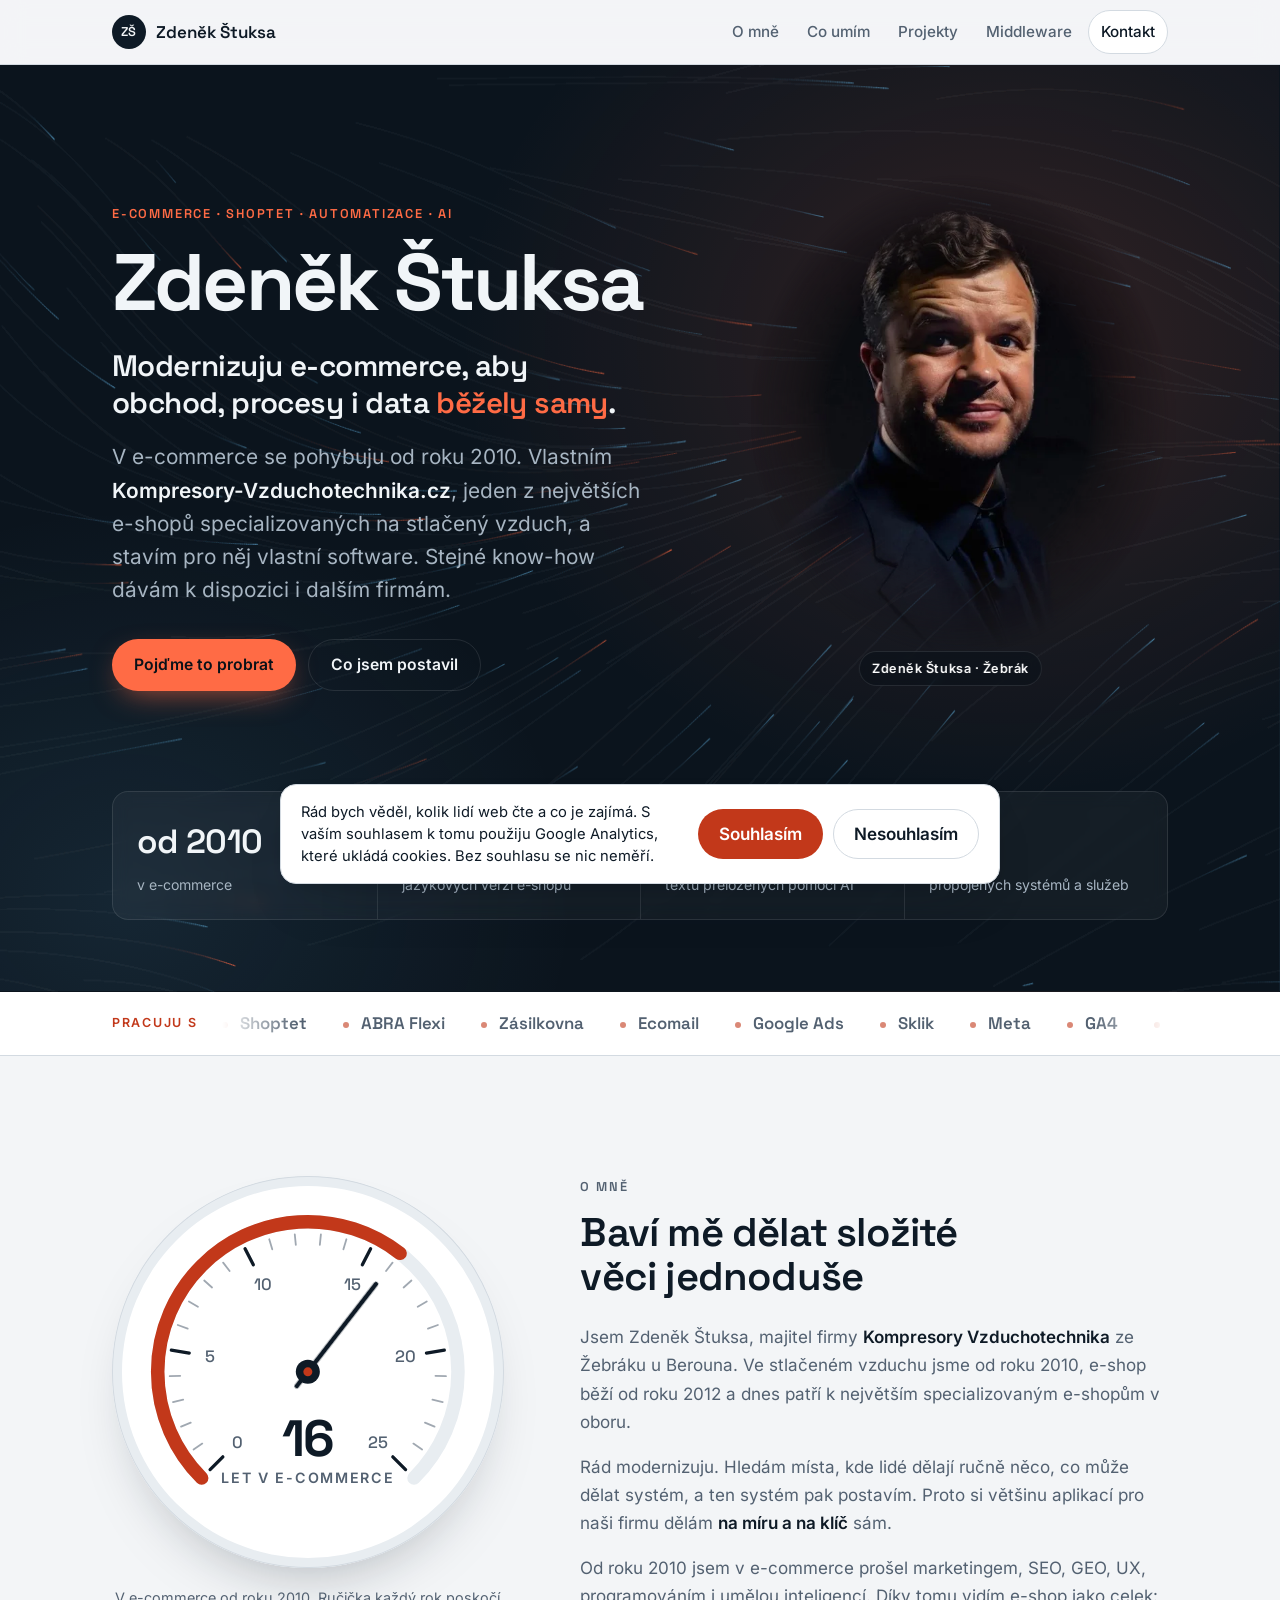
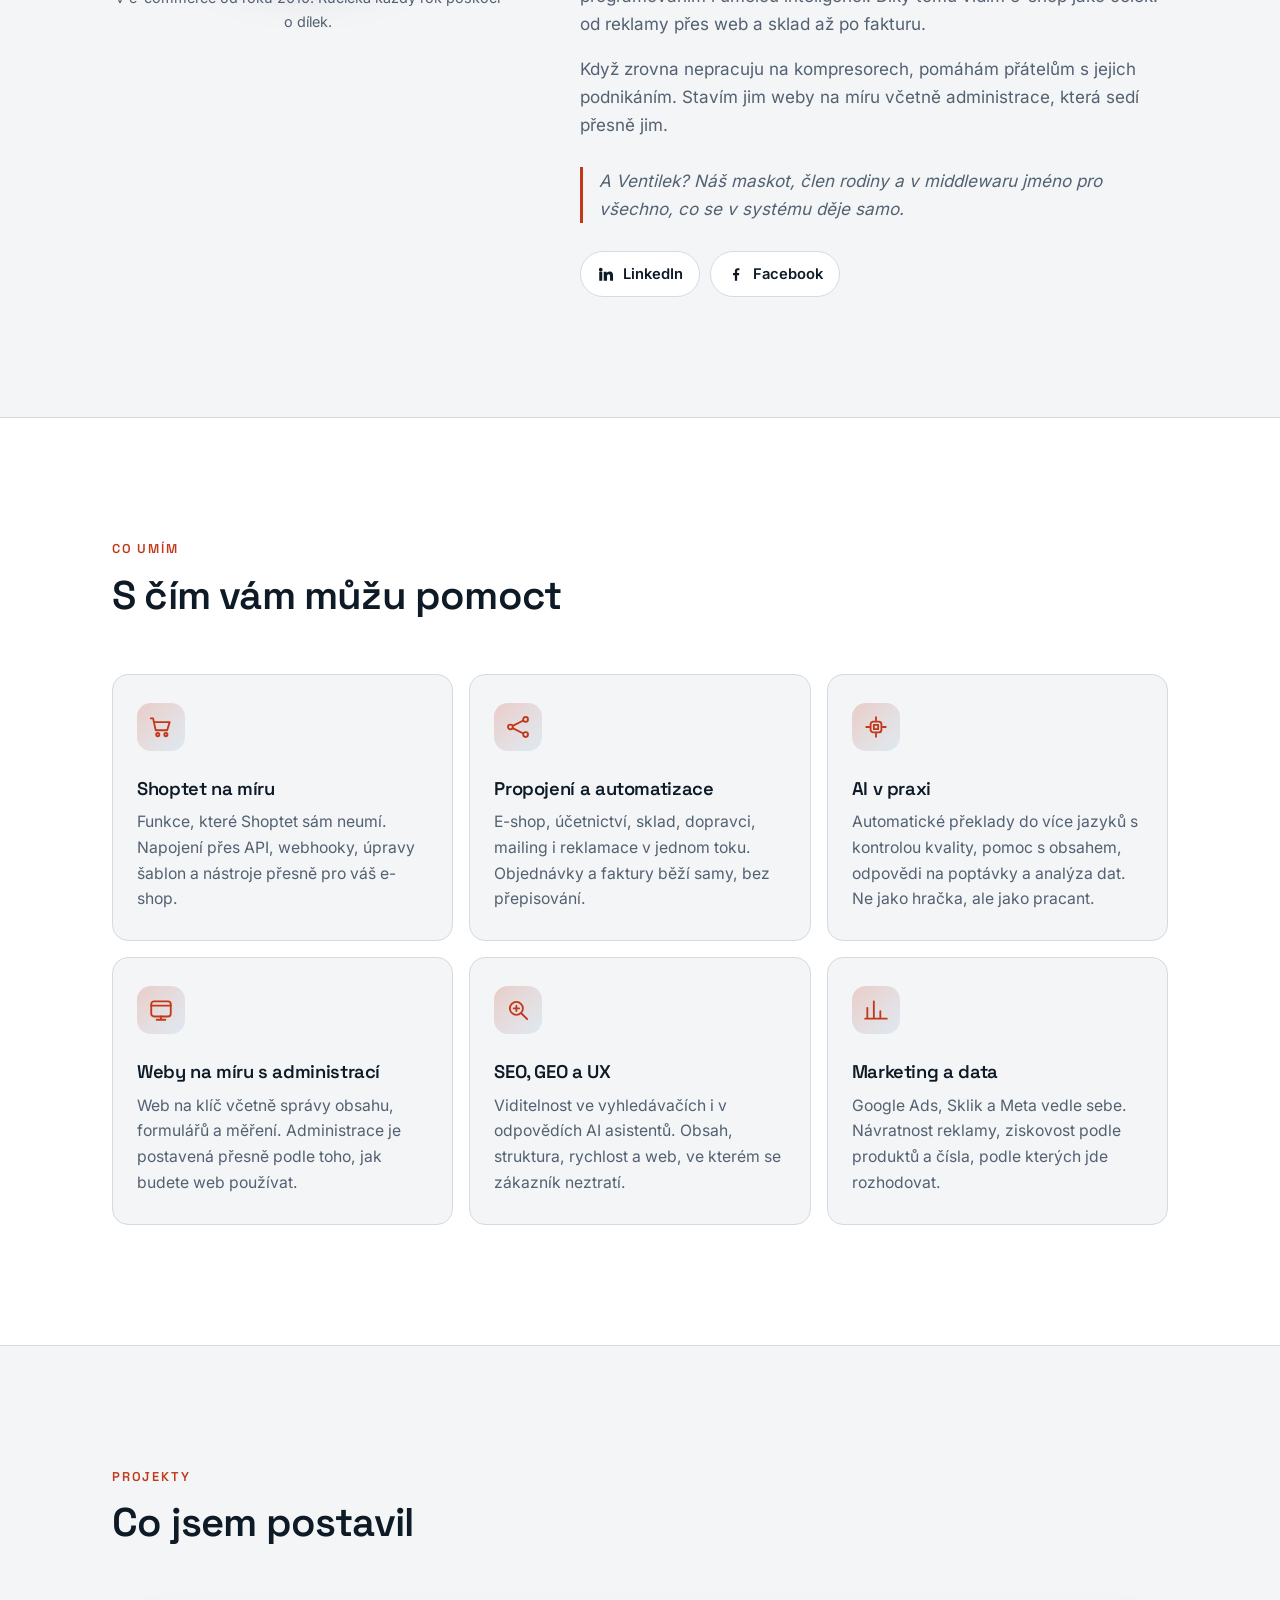
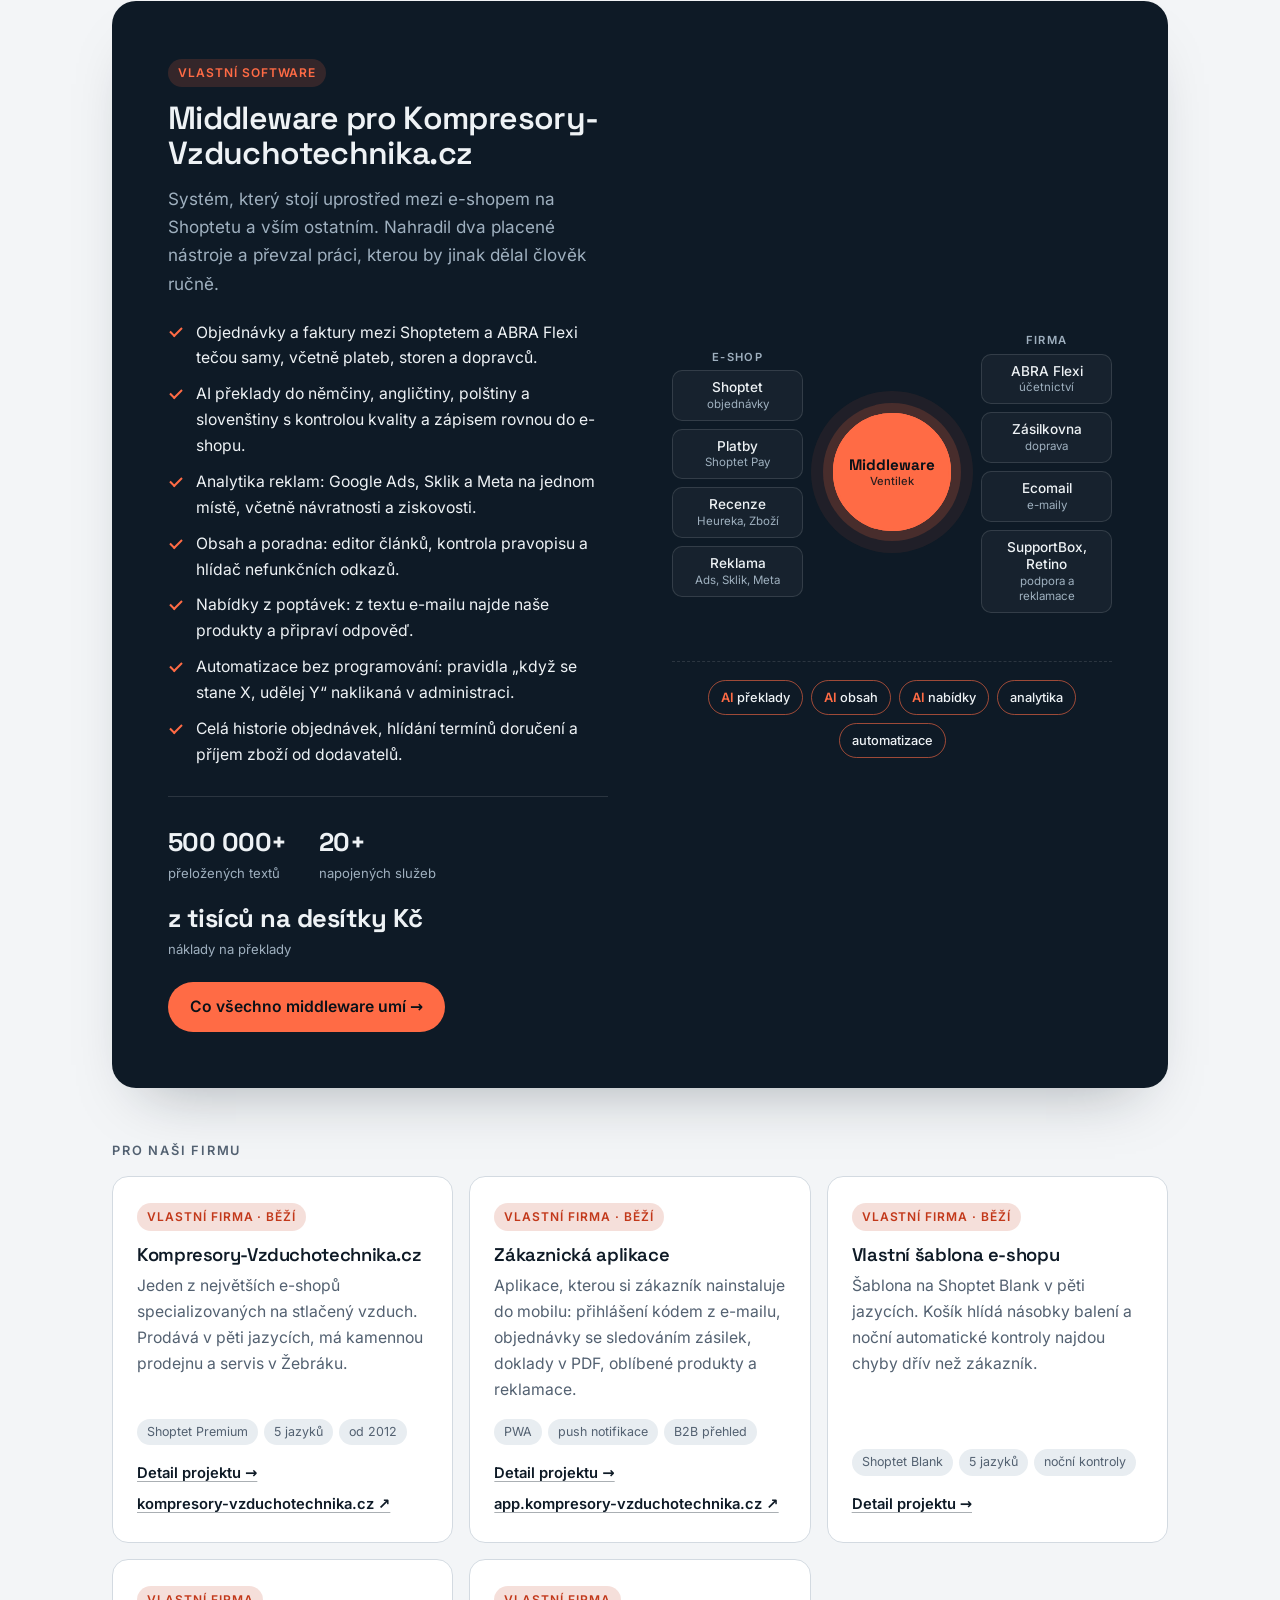
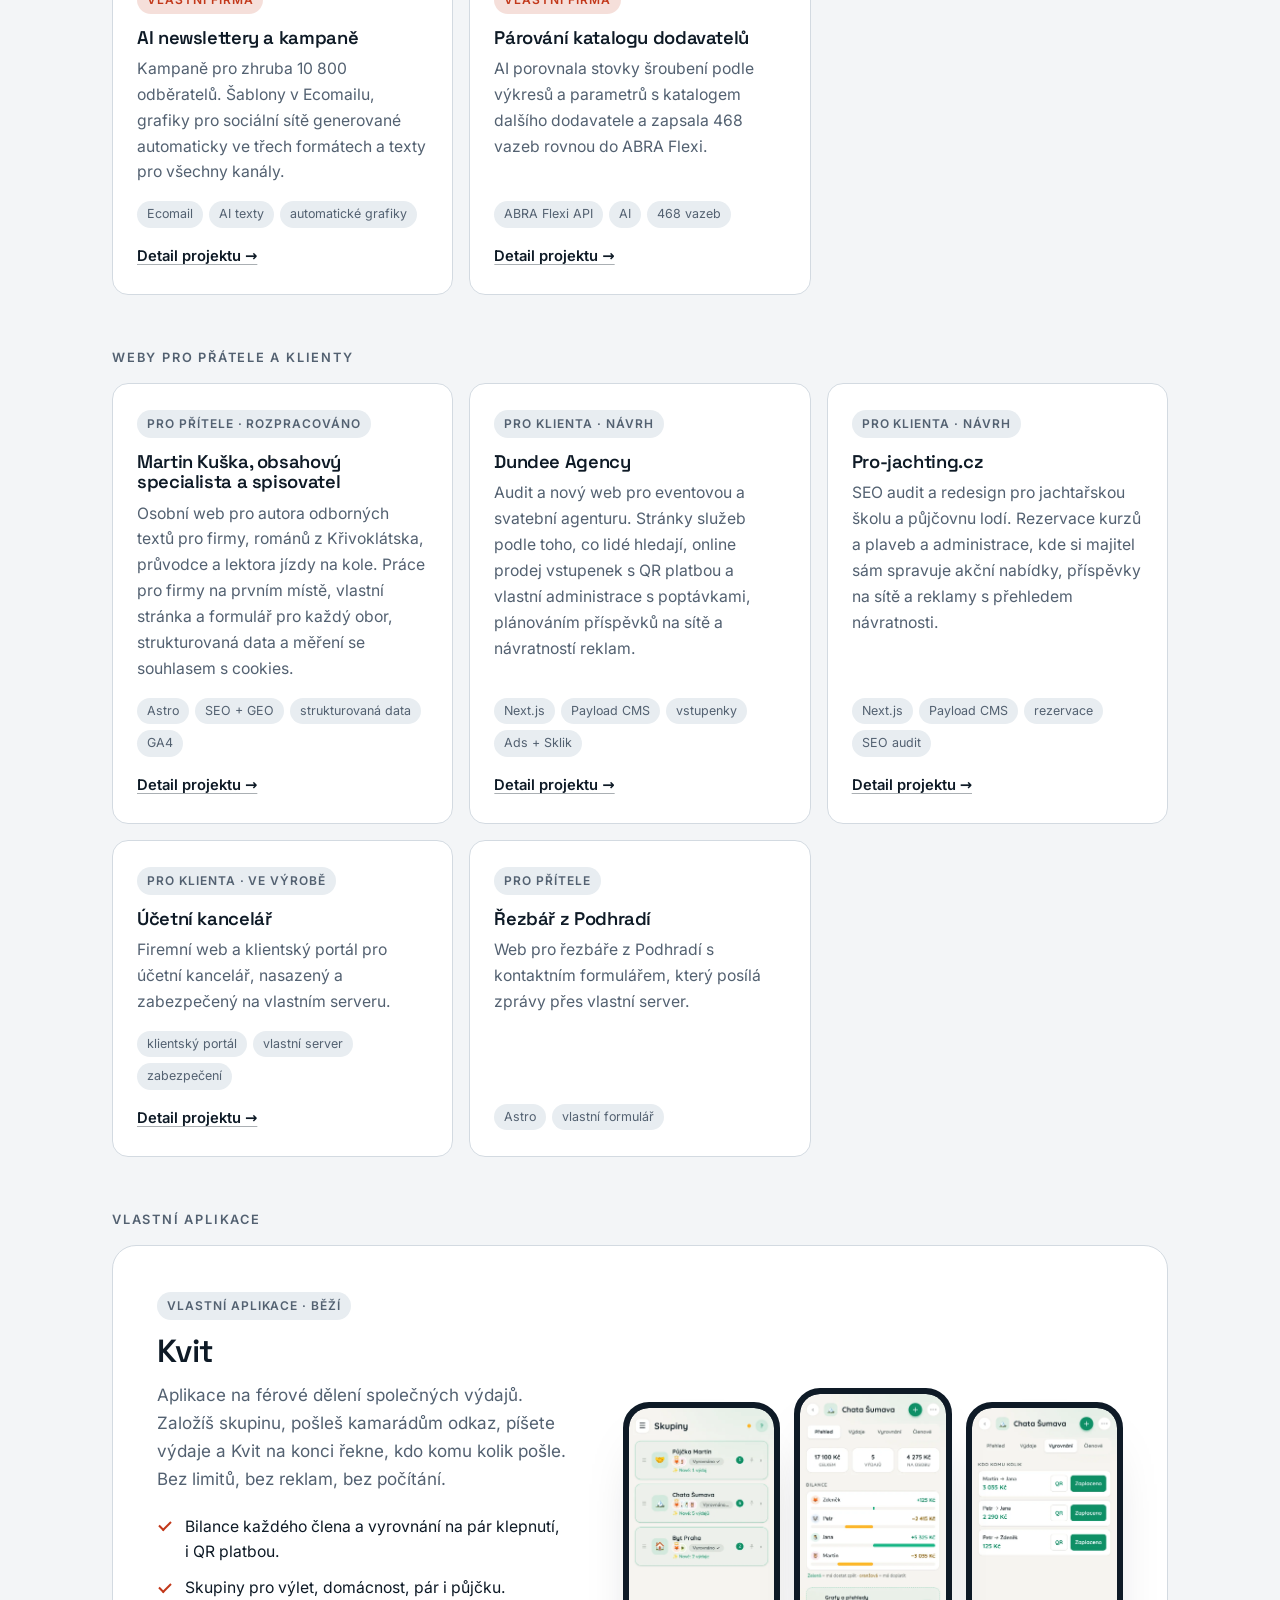
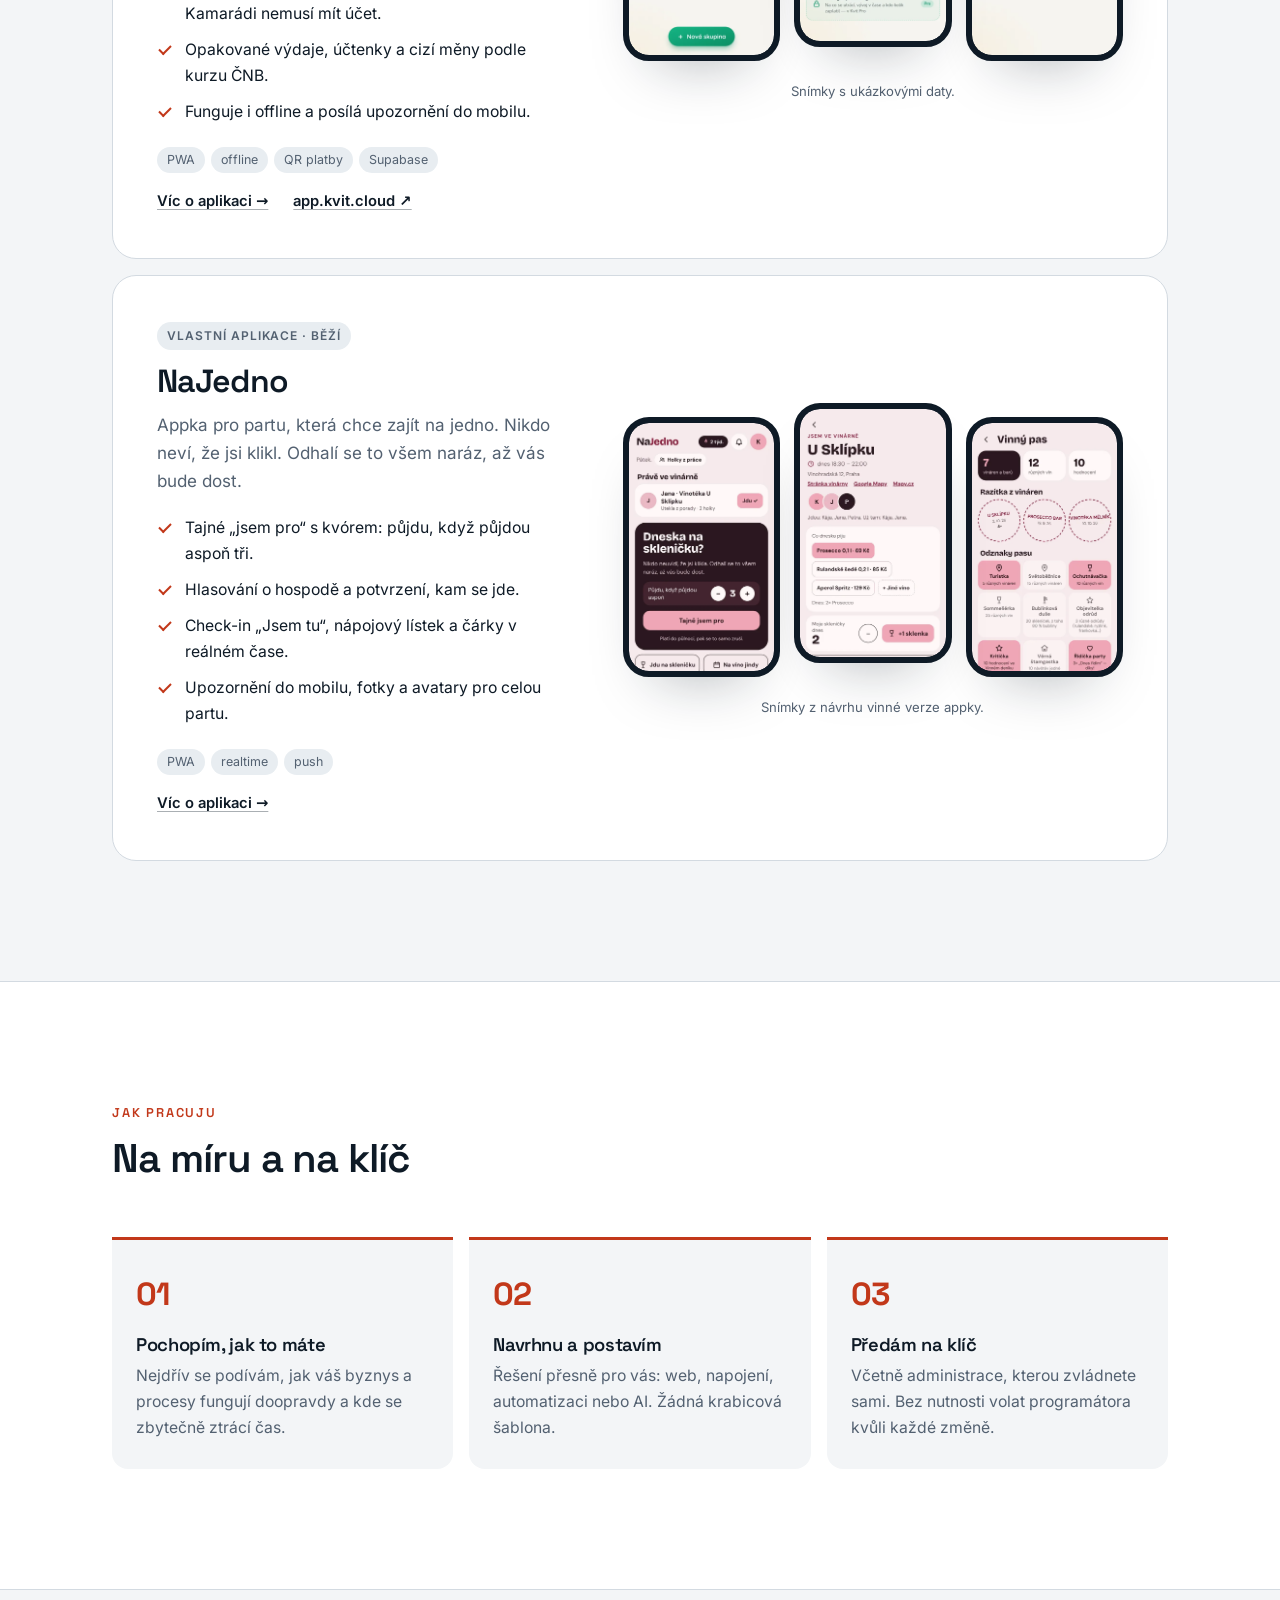
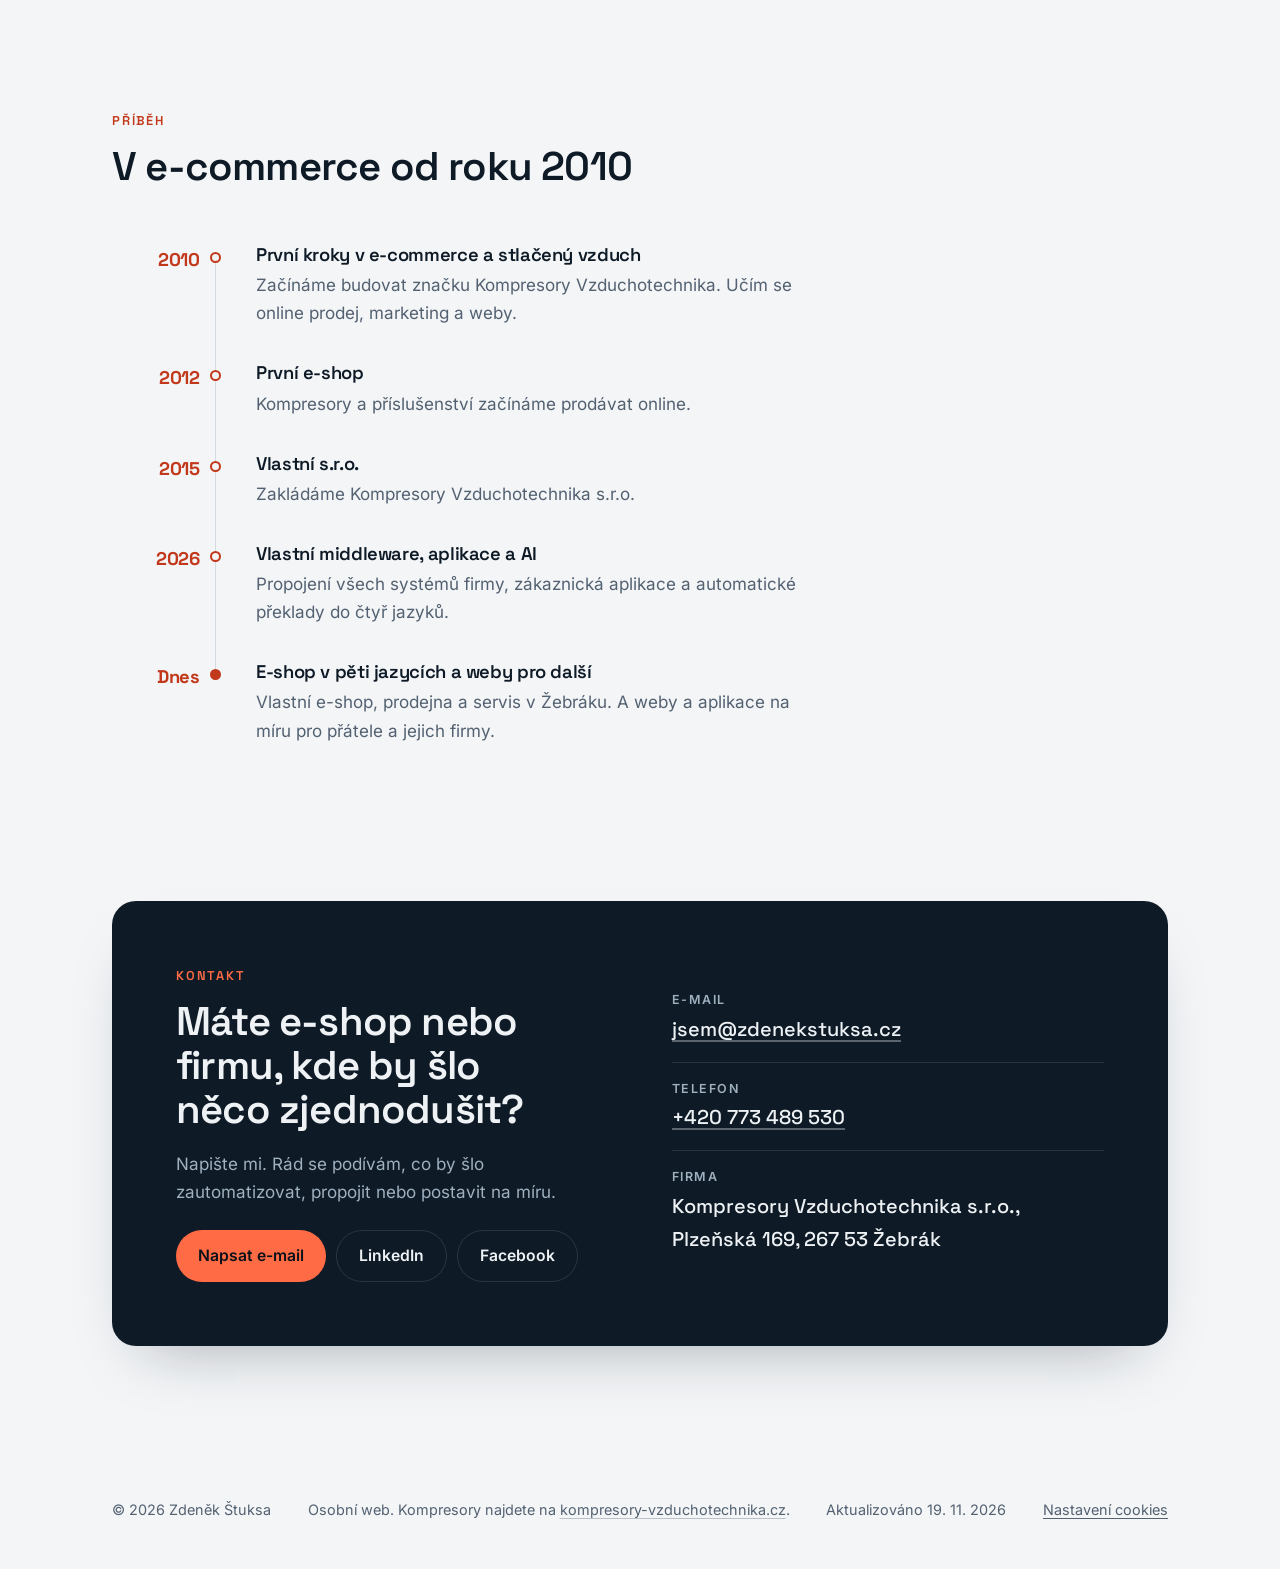
<file: index.html>
<!doctype html>
<html lang="cs">
<head>
  <meta charset="utf-8">
  <meta name="viewport" content="width=device-width, initial-scale=1">
  <meta name="robots" content="max-image-preview:large">
  <title>Zdeněk Štuksa — e-commerce, Shoptet, automatizace a AI</title>
  <meta name="description" content="Zdeněk Štuksa: v e-commerce od 2010, majitel Kompresory-Vzduchotechnika.cz. Shoptet na míru, propojení systémů, AI překlady a weby s administrací na klíč.">
  <meta name="color-scheme" content="light dark">
  <meta name="theme-color" content="#f3f5f7" media="(prefers-color-scheme: light)">
  <meta name="theme-color" content="#0a1118" media="(prefers-color-scheme: dark)">

  <link rel="canonical" href="https://zdenekstuksa.cz/">
  <meta name="msvalidate.01" content="79A94AE5193EE7B616512D8E8CCC62AC">
  <meta name="seznam-wmt" content="rgvgcx4iAsYgWfXuc7bpSjIXSnfa2SxE">
  <meta property="og:type" content="profile">
  <meta property="og:site_name" content="Zdeněk Štuksa">
  <meta name="twitter:card" content="summary_large_image">
  <meta property="og:url" content="https://zdenekstuksa.cz/">
  <meta property="og:locale" content="cs_CZ">
  <meta property="og:title" content="Zdeněk Štuksa — e-commerce, Shoptet, automatizace a AI">
  <meta property="og:description" content="V e-commerce od roku 2010. Majitel Kompresory-Vzduchotechnika.cz. Pomáhám firmám prodávat online chytřeji.">
  <meta property="og:image" content="https://zdenekstuksa.cz/assets/og-zdenek-stuksa.jpg">
  <meta property="og:image:width" content="1200">
  <meta property="og:image:height" content="630">
  <meta property="og:image:alt" content="Zdeněk Štuksa – e-commerce, Shoptet a AI">
  <meta property="profile:first_name" content="Zdeněk">
  <meta property="profile:last_name" content="Štuksa">

  <link rel="icon" href="/favicon.ico" sizes="48x48">
  <link rel="icon" href="/favicon.svg" type="image/svg+xml">
  <link rel="apple-touch-icon" href="/apple-touch-icon.png">

  <link rel="preload" href="/assets/fonts/space-grotesk-latin.woff2" as="font" type="font/woff2" crossorigin>
  <link rel="preload" href="/assets/fonts/inter-latin.woff2" as="font" type="font/woff2" crossorigin>
  <link rel="stylesheet" href="styles.css">

  <script type="application/ld+json">
  {
    "@context": "https://schema.org",
    "@type": "Person",
    "@id": "https://zdenekstuksa.cz/#zdenek",
    "name": "Zdeněk Štuksa",
    "url": "https://zdenekstuksa.cz/",
    "email": "mailto:jsem@zdenekstuksa.cz",
    "telephone": "+420 773 489 530",
    "image": "https://zdenekstuksa.cz/assets/zdenek-stuksa.jpg",
    "jobTitle": "Majitel, Kompresory Vzduchotechnika s.r.o.",
    "address": {
      "@type": "PostalAddress",
      "addressLocality": "Žebrák",
      "addressCountry": "CZ"
    },
    "description": "Specialista na e-commerce, Shoptet, automatizaci procesů a využití AI v e-shopech.",
    "worksFor": {
      "@type": "Organization",
      "name": "Kompresory Vzduchotechnika s.r.o.",
      "url": "https://www.kompresory-vzduchotechnika.cz/"
    },
    "sameAs": [
      "https://www.linkedin.com/in/zden%C4%9Bk-%C5%A1tuksa-68209770/",
      "https://www.facebook.com/share/1919d7MCzJ/"
    ],
    "knowsAbout": ["E-commerce", "Shoptet", "Automatizace procesů", "Integrace systémů", "Umělá inteligence", "SEO", "GEO", "UX", "Online marketing", "Stlačený vzduch"]
  }
  </script>
  <script type="application/ld+json">
  {
    "@context": "https://schema.org",
    "@type": "WebSite",
    "@id": "https://zdenekstuksa.cz/#web",
    "url": "https://zdenekstuksa.cz/",
    "name": "Zdeněk Štuksa",
    "inLanguage": "cs",
    "publisher": { "@id": "https://zdenekstuksa.cz/#zdenek" }
  }
  </script>
  <script type="application/ld+json">
  {
    "@context": "https://schema.org",
    "@type": "ProfilePage",
    "@id": "https://zdenekstuksa.cz/#profil",
    "url": "https://zdenekstuksa.cz/",
    "name": "Zdeněk Štuksa — e-commerce, Shoptet, automatizace a AI",
    "inLanguage": "cs",
    "isPartOf": { "@id": "https://zdenekstuksa.cz/#web" },
    "datePublished": "2026-11-19T00:00:00+01:00",
    "dateModified": "2026-11-19T00:00:00+01:00",
    "mainEntity": { "@id": "https://zdenekstuksa.cz/#zdenek" }
  }
  </script>
</head>
<body>
  <a class="skip-link" href="#obsah">Přeskočit na obsah</a>

  <header class="site-header">
    <div class="wrap site-header__inner">
      <a class="brand" href="#" aria-label="Zdeněk Štuksa – úvod">
        <span class="brand__mark" aria-hidden="true">ZŠ</span>
        <span class="brand__name">Zdeněk Štuksa</span>
      </a>
      <nav class="nav" aria-label="Hlavní navigace">
        <a href="#o-mne">O mně</a>
        <a href="#co-umim">Co umím</a>
        <a href="#projekty">Projekty</a>
        <a href="middleware.html">Middleware</a>
      </nav>
      <a class="nav__cta" href="#kontakt">Kontakt</a>
    </div>
  </header>

  <main id="obsah">
    <!-- ÚVOD -->
    <section class="hero hero--dark">
      <canvas class="airflow" data-airflow aria-hidden="true"></canvas>
      <div class="wrap hero__grid">
        <div class="hero__text">
          <p class="eyebrow">E-commerce · Shoptet · automatizace · AI</p>
          <h1>Zdeněk Štuksa</h1>
          <p class="tagline">Modernizuju e-commerce, aby obchod, procesy i data <em>běžely samy</em>.</p>
          <p class="lead">
            V e-commerce se pohybuju od roku 2010. Vlastním
            <strong>Kompresory-Vzduchotechnika.cz</strong>, jeden z největších
            e-shopů specializovaných na stlačený vzduch, a stavím pro něj vlastní
            software. Stejné know-how dávám k dispozici i dalším firmám.
          </p>
          <div class="actions">
            <a class="btn btn--primary" href="#kontakt">Pojďme to probrat</a>
            <a class="btn btn--ghost" href="#projekty">Co jsem postavil</a>
          </div>
        </div>

        <figure class="hero-photo">
          <img src="assets/zdenek-stuksa.webp" alt="Zdeněk Štuksa" width="800" height="800">
          <figcaption class="hero-photo__tag">Zdeněk Štuksa · Žebrák</figcaption>
        </figure>
      </div>

      <div class="wrap">
        <dl class="stats stats--dark">
          <div class="stat">
            <dt>v e-commerce</dt>
            <dd>od 2010</dd>
          </div>
          <div class="stat">
            <dt>jazykových verzí e-shopu</dt>
            <dd>5</dd>
          </div>
          <div class="stat">
            <dt>textů přeložených pomocí AI</dt>
            <dd>500 000+</dd>
          </div>
          <div class="stat">
            <dt>propojených systémů a služeb</dt>
            <dd>20+</dd>
          </div>
        </dl>
      </div>
    </section>

    <!-- PÁS SYSTÉMŮ -->
    <section class="marquee" aria-label="Systémy a služby, se kterými pracuju">
      <div class="wrap marquee__inner">
        <p class="marquee__label">Pracuju s</p>
        <div class="marquee__viewport">
          <div class="marquee__track">
            <div class="marquee__group"><span>Shoptet</span><span>ABRA Flexi</span><span>Zásilkovna</span><span>Ecomail</span><span>Google Ads</span><span>Sklik</span><span>Meta</span><span>GA4</span><span>Search Console</span><span>Heureka</span><span>Zboží.cz</span><span>Collabim</span><span>Marketing Miner</span><span>Retino</span><span>SupportBox</span><span>ARES</span><span>Claude</span><span>OpenAI</span><span>Supabase</span><span>Docker</span></div>
            <div class="marquee__group" aria-hidden="true"><span>Shoptet</span><span>ABRA Flexi</span><span>Zásilkovna</span><span>Ecomail</span><span>Google Ads</span><span>Sklik</span><span>Meta</span><span>GA4</span><span>Search Console</span><span>Heureka</span><span>Zboží.cz</span><span>Collabim</span><span>Marketing Miner</span><span>Retino</span><span>SupportBox</span><span>ARES</span><span>Claude</span><span>OpenAI</span><span>Supabase</span><span>Docker</span></div>
          </div>
        </div>
      </div>
    </section>

    <!-- O MNĚ -->
    <section id="o-mne" class="section">
      <div class="wrap about">
        <figure class="dial" aria-label="Manometr: v e-commerce od roku 2010">
          <svg class="gauge" viewBox="0 0 240 240" role="img" aria-labelledby="gauge-title" style="--angle: 37.8deg; --offset: 169.65">
            <title id="gauge-title">V e-commerce od roku 2010</title>
            <path class="gauge__track" d="M 49.29 190.71 A 100 100 0 1 1 190.71 190.71"/>
            <path class="gauge__value" d="M 49.29 190.71 A 100 100 0 1 1 190.71 190.71"/>
            <g class="gauge__ticks">
              <line class="tick tick--major" x1="63.4" y1="176.6" x2="54.9" y2="185.1"/>
              <line class="tick" x1="49.7" y1="167.8" x2="43.9" y2="171.7"/>
              <line class="tick" x1="42.0" y1="153.8" x2="35.6" y2="156.5"/>
              <line class="tick" x1="37.0" y1="138.5" x2="30.2" y2="140.1"/>
              <line class="tick" x1="35.0" y1="122.7" x2="28.0" y2="122.9"/>
              <line class="tick tick--major" x1="41.0" y1="107.5" x2="29.1" y2="105.6"/>
              <line class="tick" x1="40.0" y1="91.2" x2="33.4" y2="88.8"/>
              <line class="tick" x1="46.8" y1="76.7" x2="40.8" y2="73.2"/>
              <line class="tick" x1="56.2" y1="63.8" x2="51.0" y2="59.2"/>
              <line class="tick" x1="67.9" y1="52.8" x2="63.6" y2="47.3"/>
              <line class="tick tick--major" x1="83.7" y1="48.7" x2="78.2" y2="38.0"/>
              <line class="tick" x1="96.3" y1="38.4" x2="94.3" y2="31.7"/>
              <line class="tick" x1="112.0" y1="35.4" x2="111.3" y2="28.4"/>
              <line class="tick" x1="128.0" y1="35.4" x2="128.7" y2="28.4"/>
              <line class="tick" x1="143.7" y1="38.4" x2="145.7" y2="31.7"/>
              <line class="tick tick--major" x1="156.3" y1="48.7" x2="161.8" y2="38.0"/>
              <line class="tick" x1="172.1" y1="52.8" x2="176.4" y2="47.3"/>
              <line class="tick" x1="183.8" y1="63.8" x2="189.0" y2="59.2"/>
              <line class="tick" x1="193.2" y1="76.7" x2="199.2" y2="73.2"/>
              <line class="tick" x1="200.0" y1="91.2" x2="206.6" y2="88.8"/>
              <line class="tick tick--major" x1="199.0" y1="107.5" x2="210.9" y2="105.6"/>
              <line class="tick" x1="205.0" y1="122.7" x2="212.0" y2="122.9"/>
              <line class="tick" x1="203.0" y1="138.5" x2="209.8" y2="140.1"/>
              <line class="tick" x1="198.0" y1="153.8" x2="204.4" y2="156.5"/>
              <line class="tick" x1="190.3" y1="167.8" x2="196.1" y2="171.7"/>
              <line class="tick tick--major" x1="176.6" y1="176.6" x2="185.1" y2="185.1"/>
              <text class="tick-label" x="73.3" y="170.7">0</text>
              <text class="tick-label" x="54.8" y="113.7">5</text>
              <text class="tick-label" x="90.0" y="65.2">10</text>
              <text class="tick-label" x="150.0" y="65.2">15</text>
              <text class="tick-label" x="185.2" y="113.7">20</text>
              <text class="tick-label" x="166.7" y="170.7">25</text>
            </g>
            <g class="gauge__needle">
              <line x1="120" y1="132" x2="120" y2="46"/>
            </g>
            <circle class="gauge__hub" cx="120" cy="120" r="8"/>
            <circle class="gauge__hub-dot" cx="120" cy="120" r="3"/>
            <text class="gauge__readout" x="120" y="176" data-let-od="2010">16</text>
            <text class="gauge__unit" x="120" y="194">let v e-commerce</text>
          </svg>
          <figcaption class="dial__caption">V e-commerce od roku 2010. Ručička každý rok poskočí o dílek.</figcaption>
        </figure>

        <div class="about__text">
          <p class="eyebrow">O mně</p>
          <h2>Baví mě dělat složité věci jednoduše</h2>
          <p>
            Jsem Zdeněk Štuksa, majitel firmy <strong>Kompresory Vzduchotechnika</strong>
            ze Žebráku u Berouna. Ve stlačeném vzduchu jsme od roku 2010, e-shop
            běží od roku 2012 a dnes patří k největším specializovaným e-shopům v oboru.
          </p>
          <p>
            Rád modernizuju. Hledám místa, kde lidé dělají ručně něco, co může
            dělat systém, a ten systém pak postavím. Proto si většinu aplikací
            pro naši firmu dělám <strong>na míru a na klíč</strong> sám.
          </p>
          <p>
            Od roku 2010 jsem v e-commerce prošel marketingem, SEO, GEO, UX,
            programováním i umělou inteligencí. Díky tomu vidím e-shop jako celek:
            od reklamy přes web a sklad až po fakturu.
          </p>
          <p>
            Když zrovna nepracuju na kompresorech, pomáhám přátelům s jejich
            podnikáním. Stavím jim weby na míru včetně administrace, která sedí
            přesně jim.
          </p>
          <p class="aside">
            A Ventilek? Náš maskot, člen rodiny a v middlewaru jméno pro všechno,
            co se v systému děje samo.
          </p>

          <div class="social">
            <a href="https://www.linkedin.com/in/zden%C4%9Bk-%C5%A1tuksa-68209770/" rel="noopener me">
              <svg aria-hidden="true" viewBox="0 0 24 24"><path d="M4.98 3.5a2.5 2.5 0 1 1 0 5 2.5 2.5 0 0 1 0-5ZM3 9h4v12H3V9Zm6 0h3.8v1.7h.06c.53-1 1.83-2.05 3.77-2.05 4.03 0 4.77 2.65 4.77 6.1V21h-4v-5.6c0-1.34-.02-3.06-1.86-3.06-1.87 0-2.15 1.46-2.15 2.96V21H9V9Z"/></svg>
              LinkedIn
            </a>
            <a href="https://www.facebook.com/share/1919d7MCzJ/" rel="noopener me">
              <svg aria-hidden="true" viewBox="0 0 24 24"><path d="M13.5 21v-7.5H16l.4-3h-2.9V8.6c0-.87.25-1.46 1.5-1.46H16.6V4.46A21 21 0 0 0 14.3 4.3c-2.3 0-3.8 1.4-3.8 3.96v2.24H8v3h2.5V21h3Z"/></svg>
              Facebook
            </a>
          </div>
        </div>
      </div>
    </section>

    <!-- CO UMÍM -->
    <section id="co-umim" class="section section--alt">
      <div class="wrap">
        <header class="section__head">
          <p class="eyebrow">Co umím</p>
          <h2>S čím vám můžu pomoct</h2>
        </header>

        <ul class="cards cards--skills">
          <li class="card">
            <svg class="card__icon" aria-hidden="true" viewBox="0 0 24 24"><path d="M2.5 4h2.2l2.4 11h10.6L20 7.5H6"/><circle cx="9" cy="19" r="1.5"/><circle cx="16.5" cy="19" r="1.5"/></svg>
            <h3>Shoptet na míru</h3>
            <p>Funkce, které Shoptet sám neumí. Napojení přes API, webhooky, úpravy šablon a nástroje přesně pro váš e-shop.</p>
          </li>
          <li class="card">
            <svg class="card__icon" aria-hidden="true" viewBox="0 0 24 24"><circle cx="5" cy="12" r="2.2"/><circle cx="19" cy="5" r="2.2"/><circle cx="19" cy="19" r="2.2"/><path d="M7.1 11 16.9 6M7.1 13l9.8 5"/></svg>
            <h3>Propojení a automatizace</h3>
            <p>E-shop, účetnictví, sklad, dopravci, mailing i reklamace v jednom toku. Objednávky a faktury běží samy, bez přepisování.</p>
          </li>
          <li class="card">
            <svg class="card__icon" aria-hidden="true" viewBox="0 0 24 24"><path d="M12 3v3M12 18v3M3 12h3M18 12h3"/><rect x="7" y="7" width="10" height="10" rx="2.5"/><path d="M10 10h4v4h-4z"/></svg>
            <h3>AI v praxi</h3>
            <p>Automatické překlady do více jazyků s kontrolou kvality, pomoc s obsahem, odpovědi na poptávky a analýza dat. Ne jako hračka, ale jako pracant.</p>
          </li>
          <li class="card">
            <svg class="card__icon" aria-hidden="true" viewBox="0 0 24 24"><rect x="3" y="4" width="18" height="14" rx="2.5"/><path d="M3 8h18M8 21h8M12 18v3"/></svg>
            <h3>Weby na míru s administrací</h3>
            <p>Web na klíč včetně správy obsahu, formulářů a měření. Administrace je postavená přesně podle toho, jak budete web používat.</p>
          </li>
          <li class="card">
            <svg class="card__icon" aria-hidden="true" viewBox="0 0 24 24"><circle cx="10.5" cy="10.5" r="6"/><path d="m15 15 5.5 5.5"/><path d="M8 10.5h5M10.5 8v5"/></svg>
            <h3>SEO, GEO a UX</h3>
            <p>Viditelnost ve vyhledávačích i v odpovědích AI asistentů. Obsah, struktura, rychlost a web, ve kterém se zákazník neztratí.</p>
          </li>
          <li class="card">
            <svg class="card__icon" aria-hidden="true" viewBox="0 0 24 24"><path d="M4 20V10M10 20V4M16 20v-7M22 20H2"/></svg>
            <h3>Marketing a data</h3>
            <p>Google Ads, Sklik a Meta vedle sebe. Návratnost reklamy, ziskovost podle produktů a čísla, podle kterých jde rozhodovat.</p>
          </li>
        </ul>
      </div>
    </section>

    <!-- PROJEKTY -->
    <section id="projekty" class="section">
      <div class="wrap">
        <header class="section__head">
          <p class="eyebrow">Projekty</p>
          <h2>Co jsem postavil</h2>
        </header>

        <article class="feature">
          <div>
            <span class="tag">Vlastní software</span>
            <h3>Middleware pro Kompresory-Vzduchotechnika.cz</h3>
            <p class="feature__lead">
              Systém, který stojí uprostřed mezi e-shopem na Shoptetu a vším
              ostatním. Nahradil dva placené nástroje a převzal práci, kterou
              by jinak dělal člověk ručně.
            </p>
            <ul class="checks">
              <li>Objednávky a faktury mezi Shoptetem a ABRA Flexi tečou samy, včetně plateb, storen a dopravců.</li>
              <li>AI překlady do němčiny, angličtiny, polštiny a slovenštiny s kontrolou kvality a zápisem rovnou do e-shopu.</li>
              <li>Analytika reklam: Google Ads, Sklik a Meta na jednom místě, včetně návratnosti a ziskovosti.</li>
              <li>Obsah a poradna: editor článků, kontrola pravopisu a hlídač nefunkčních odkazů.</li>
              <li>Nabídky z poptávek: z textu e-mailu najde naše produkty a připraví odpověď.</li>
              <li>Automatizace bez programování: pravidla „když se stane X, udělej Y“ naklikaná v administraci.</li>
              <li>Celá historie objednávek, hlídání termínů doručení a příjem zboží od dodavatelů.</li>
            </ul>
            <dl class="feature__stats">
              <div><dt>přeložených textů</dt><dd>500 000+</dd></div>
              <div><dt>napojených služeb</dt><dd>20+</dd></div>
              <div><dt>náklady na překlady</dt><dd>z tisíců na desítky Kč</dd></div>
            </dl>
            <a class="btn btn--primary feature__more" href="middleware.html">Co všechno middleware umí →</a>
          </div>

          <div class="flow" role="img" aria-label="Schéma: e-shop na Shoptetu posílá data do middlewaru, který je rozesílá do účetnictví, skladu, dopravcům, do mailingu, reklamací a podpory. Nad tím běží AI překlady, obsah a analytika.">
            <div class="flow__side">
              <p class="flow__label">E-shop</p>
              <ul class="flow__col">
                <li>Shoptet<small>objednávky</small></li>
                <li>Platby<small>Shoptet Pay</small></li>
                <li>Recenze<small>Heureka, Zboží</small></li>
                <li>Reklama<small>Ads, Sklik, Meta</small></li>
              </ul>
            </div>
            <div class="flow__hub"><span>Middleware<small>Ventilek</small></span></div>
            <div class="flow__side">
              <p class="flow__label">Firma</p>
              <ul class="flow__col">
                <li>ABRA Flexi<small>účetnictví</small></li>
                <li>Zásilkovna<small>doprava</small></li>
                <li>Ecomail<small>e-maily</small></li>
                <li>SupportBox, Retino<small>podpora a reklamace</small></li>
              </ul>
            </div>
            <div class="flow__ai">
              <span><b>AI</b> překlady</span>
              <span><b>AI</b> obsah</span>
              <span><b>AI</b> nabídky</span>
              <span>analytika</span>
              <span>automatizace</span>
            </div>
          </div>
        </article>

        <h3 class="group-title">Pro naši firmu</h3>
        <ul class="projects">
          <li class="project">
            <span class="tag">Vlastní firma · běží</span>
            <h3>Kompresory-Vzduchotechnika.cz</h3>
            <p>Jeden z největších e-shopů specializovaných na stlačený vzduch. Prodává v pěti jazycích, má kamennou prodejnu a servis v Žebráku.</p>
            <div class="project__meta"><span>Shoptet Premium</span><span>5 jazyků</span><span>od 2012</span></div>
            <a class="project__more" href="kompresory-vzduchotechnika.html">Detail projektu →</a>
            <a class="project__link" href="https://www.kompresory-vzduchotechnika.cz/" rel="noopener">kompresory-vzduchotechnika.cz ↗</a>
          </li>
          <li class="project">
            <span class="tag">Vlastní firma · běží</span>
            <h3>Zákaznická aplikace</h3>
            <p>Aplikace, kterou si zákazník nainstaluje do mobilu: přihlášení kódem z e-mailu, objednávky se sledováním zásilek, doklady v PDF, oblíbené produkty a reklamace.</p>
            <div class="project__meta"><span>PWA</span><span>push notifikace</span><span>B2B přehled</span></div>
            <a class="project__more" href="zakaznicka-aplikace.html">Detail projektu →</a>
            <a class="project__link" href="https://app.kompresory-vzduchotechnika.cz/" rel="noopener">app.kompresory-vzduchotechnika.cz ↗</a>
          </li>
          <li class="project">
            <span class="tag">Vlastní firma · běží</span>
            <h3>Vlastní šablona e-shopu</h3>
            <p>Šablona na Shoptet Blank v pěti jazycích. Košík hlídá násobky balení a noční automatické kontroly najdou chyby dřív než zákazník.</p>
            <div class="project__meta"><span>Shoptet Blank</span><span>5 jazyků</span><span>noční kontroly</span></div>
            <a class="project__more" href="sablona-eshopu.html">Detail projektu →</a>
          </li>
          <li class="project">
            <span class="tag">Vlastní firma</span>
            <h3>AI newslettery a kampaně</h3>
            <p>Kampaně pro zhruba 10 800 odběratelů. Šablony v Ecomailu, grafiky pro sociální sítě generované automaticky ve třech formátech a texty pro všechny kanály.</p>
            <div class="project__meta"><span>Ecomail</span><span>AI texty</span><span>automatické grafiky</span></div>
            <a class="project__more" href="newslettery.html">Detail projektu →</a>
          </li>
          <li class="project">
            <span class="tag">Vlastní firma</span>
            <h3>Párování katalogu dodavatelů</h3>
            <p>AI porovnala stovky šroubení podle výkresů a parametrů s katalogem dalšího dodavatele a zapsala 468 vazeb rovnou do ABRA Flexi.</p>
            <div class="project__meta"><span>ABRA Flexi API</span><span>AI</span><span>468 vazeb</span></div>
            <a class="project__more" href="parovani-katalogu.html">Detail projektu →</a>
          </li>
        </ul>

        <h3 class="group-title">Weby pro přátele a klienty</h3>
        <ul class="projects">
          <li class="project">
            <span class="tag tag--muted">Pro přítele · rozpracováno</span>
            <h3>Martin Kuška, obsahový specialista a spisovatel</h3>
            <p>Osobní web pro autora odborných textů pro firmy, románů z Křivoklátska, průvodce a lektora jízdy na kole. Práce pro firmy na prvním místě, vlastní stránka a formulář pro každý obor, strukturovaná data a měření se souhlasem s cookies.</p>
            <div class="project__meta"><span>Astro</span><span>SEO + GEO</span><span>strukturovaná data</span><span>GA4</span></div>
            <a class="project__more" href="martin-kuska.html">Detail projektu →</a>
          </li>
          <li class="project">
            <span class="tag tag--muted">Pro klienta · návrh</span>
            <h3>Dundee Agency</h3>
            <p>Audit a nový web pro eventovou a svatební agenturu. Stránky služeb podle toho, co lidé hledají, online prodej vstupenek s QR platbou a vlastní administrace s poptávkami, plánováním příspěvků na sítě a návratností reklam.</p>
            <div class="project__meta"><span>Next.js</span><span>Payload CMS</span><span>vstupenky</span><span>Ads + Sklik</span></div>
            <a class="project__more" href="dundee-agency.html">Detail projektu →</a>
          </li>
          <li class="project">
            <span class="tag tag--muted">Pro klienta · návrh</span>
            <h3>Pro-jachting.cz</h3>
            <p>SEO audit a redesign pro jachtařskou školu a půjčovnu lodí. Rezervace kurzů a plaveb a administrace, kde si majitel sám spravuje akční nabídky, příspěvky na sítě a reklamy s přehledem návratnosti.</p>
            <div class="project__meta"><span>Next.js</span><span>Payload CMS</span><span>rezervace</span><span>SEO audit</span></div>
            <a class="project__more" href="pro-jachting.html">Detail projektu →</a>
          </li>
          <li class="project">
            <span class="tag tag--muted">Pro klienta · ve výrobě</span>
            <h3>Účetní kancelář</h3>
            <p>Firemní web a klientský portál pro účetní kancelář, nasazený a zabezpečený na vlastním serveru.</p>
            <div class="project__meta"><span>klientský portál</span><span>vlastní server</span><span>zabezpečení</span></div>
            <a class="project__more" href="ucetni-kancelar.html">Detail projektu →</a>
          </li>
          <li class="project">
            <span class="tag tag--muted">Pro přítele</span>
            <h3>Řezbář z Podhradí</h3>
            <p>Web pro řezbáře z Podhradí s kontaktním formulářem, který posílá zprávy přes vlastní server.</p>
            <div class="project__meta"><span>Astro</span><span>vlastní formulář</span></div>
          </li>
        </ul>

        <h3 class="group-title">Vlastní aplikace</h3>

        <article class="app">
          <div class="app__text">
            <span class="tag tag--muted">Vlastní aplikace · běží</span>
            <h3>Kvit</h3>
            <p class="app__lead">Aplikace na férové dělení společných výdajů. Založíš skupinu, pošleš kamarádům odkaz, píšete výdaje a&nbsp;Kvit na konci řekne, kdo komu kolik pošle. Bez limitů, bez reklam, bez počítání.</p>
            <ul class="checks checks--light">
              <li>Bilance každého člena a vyrovnání na pár klepnutí, i QR platbou.</li>
              <li>Skupiny pro výlet, domácnost, pár i půjčku. Kamarádi nemusí mít účet.</li>
              <li>Opakované výdaje, účtenky a cizí měny podle kurzu ČNB.</li>
              <li>Funguje i offline a posílá upozornění do mobilu.</li>
            </ul>
            <div class="project__meta"><span>PWA</span><span>offline</span><span>QR platby</span><span>Supabase</span></div>
            <a class="project__more" href="kvit.html">Víc o aplikaci →</a>
            <a class="project__link" href="https://app.kvit.cloud/" rel="noopener">app.kvit.cloud ↗</a>
          </div>
          <div class="phones">
            <figure class="phone"><img src="assets/kvit-skupiny.webp" alt="Kvit: seznam skupin" width="600" height="1022" loading="lazy"></figure>
            <figure class="phone"><img src="assets/kvit-prehled.webp" alt="Kvit: přehled skupiny s bilancí členů" width="600" height="1022" loading="lazy"></figure>
            <figure class="phone"><img src="assets/kvit-vyrovnani.webp" alt="Kvit: kdo komu kolik pošle, s QR platbou" width="600" height="1022" loading="lazy"></figure>
            <p class="phones__note">Snímky s ukázkovými daty.</p>
          </div>
        </article>

        <article class="app">
          <div class="app__text">
            <span class="tag tag--muted">Vlastní aplikace · běží</span>
            <h3>NaJedno</h3>
            <p class="app__lead">Appka pro partu, která chce zajít na jedno. Nikdo neví, že jsi klikl. Odhalí se to všem naráz, až vás bude dost.</p>
            <ul class="checks checks--light">
              <li>Tajné „jsem pro“ s kvórem: půjdu, když půjdou aspoň tři.</li>
              <li>Hlasování o hospodě a potvrzení, kam se jde.</li>
              <li>Check-in „Jsem tu“, nápojový lístek a čárky v reálném čase.</li>
              <li>Upozornění do mobilu, fotky a avatary pro celou partu.</li>
            </ul>
            <div class="project__meta"><span>PWA</span><span>realtime</span><span>push</span></div>
            <a class="project__more" href="najedno.html">Víc o aplikaci →</a>
          </div>
          <div class="phones">
            <figure class="phone"><img src="assets/najedno-domu.webp" alt="NaJedno: úvodní obrazovka s tajným hlasováním" width="600" height="1022" loading="lazy"></figure>
            <figure class="phone"><img src="assets/najedno-setkani.webp" alt="NaJedno: setkání ve vinárně s nápojovým lístkem" width="600" height="1022" loading="lazy"></figure>
            <figure class="phone"><img src="assets/najedno-pas.webp" alt="NaJedno: pas s razítky a odznaky" width="600" height="1022" loading="lazy"></figure>
            <p class="phones__note">Snímky z návrhu vinné verze appky.</p>
          </div>
        </article>
      </div>
    </section>

    <!-- JAK PRACUJU -->
    <section class="section section--alt">
      <div class="wrap">
        <header class="section__head">
          <p class="eyebrow">Jak pracuju</p>
          <h2>Na míru a na klíč</h2>
        </header>
        <ol class="steps">
          <li>
            <h3>Pochopím, jak to máte</h3>
            <p>Nejdřív se podívám, jak váš byznys a procesy fungují doopravdy a kde se zbytečně ztrácí čas.</p>
          </li>
          <li>
            <h3>Navrhnu a postavím</h3>
            <p>Řešení přesně pro vás: web, napojení, automatizaci nebo AI. Žádná krabicová šablona.</p>
          </li>
          <li>
            <h3>Předám na klíč</h3>
            <p>Včetně administrace, kterou zvládnete sami. Bez nutnosti volat programátora kvůli každé změně.</p>
          </li>
        </ol>
      </div>
    </section>

    <!-- PŘÍBĚH -->
    <section id="pribeh" class="section">
      <div class="wrap story">
        <header class="section__head">
          <p class="eyebrow">Příběh</p>
          <h2>V e-commerce od roku 2010</h2>
        </header>

        <ol class="timeline">
          <li>
            <span class="timeline__year">2010</span>
            <div>
              <h3>První kroky v e-commerce a stlačený vzduch</h3>
              <p>Začínáme budovat značku Kompresory Vzduchotechnika. Učím se online prodej, marketing a weby.</p>
            </div>
          </li>
          <li>
            <span class="timeline__year">2012</span>
            <div>
              <h3>První e-shop</h3>
              <p>Kompresory a příslušenství začínáme prodávat online.</p>
            </div>
          </li>
          <li>
            <span class="timeline__year">2015</span>
            <div>
              <h3>Vlastní s.r.o.</h3>
              <p>Zakládáme Kompresory Vzduchotechnika s.r.o.</p>
            </div>
          </li>
          <li>
            <span class="timeline__year">2026</span>
            <div>
              <h3>Vlastní middleware, aplikace a AI</h3>
              <p>Propojení všech systémů firmy, zákaznická aplikace a automatické překlady do čtyř jazyků.</p>
            </div>
          </li>
          <li class="timeline__now">
            <span class="timeline__year">Dnes</span>
            <div>
              <h3>E-shop v pěti jazycích a weby pro další</h3>
              <p>Vlastní e-shop, prodejna a servis v Žebráku. A weby a aplikace na míru pro přátele a jejich firmy.</p>
            </div>
          </li>
        </ol>
      </div>
    </section>

    <!-- KONTAKT -->
    <section id="kontakt" class="section">
      <div class="wrap">
        <div class="contact">
          <div class="contact__intro">
            <p class="eyebrow eyebrow--invert">Kontakt</p>
            <h2>Máte e-shop nebo firmu, kde by šlo něco zjednodušit?</h2>
            <p>Napište mi. Rád se podívám, co by šlo zautomatizovat, propojit nebo postavit na míru.</p>
            <div class="contact__actions">
              <a class="btn btn--primary" href="mailto:jsem@zdenekstuksa.cz">Napsat e-mail</a>
              <a class="btn btn--ghost" href="https://www.linkedin.com/in/zden%C4%9Bk-%C5%A1tuksa-68209770/" rel="noopener">LinkedIn</a>
              <a class="btn btn--ghost" href="https://www.facebook.com/share/1919d7MCzJ/" rel="noopener">Facebook</a>
            </div>
          </div>
          <ul class="contact__list">
            <li>
              <span class="contact__label">E-mail</span>
              <a href="mailto:jsem@zdenekstuksa.cz">jsem@zdenekstuksa.cz</a>
            </li>
            <li>
              <span class="contact__label">Telefon</span>
              <a href="tel:+420773489530">+420 773 489 530</a>
            </li>
            <li>
              <span class="contact__label">Firma</span>
              <span>Kompresory Vzduchotechnika s.r.o., Plzeňská 169, 267 53 Žebrák</span>
            </li>
          </ul>
        </div>
      </div>
    </section>
  </main>

  <footer class="site-footer">
    <div class="wrap site-footer__inner">
      <span>© <span data-year>2026</span> Zdeněk Štuksa</span>
      <span>Osobní web. Kompresory najdete na <a href="https://www.kompresory-vzduchotechnika.cz/" rel="noopener">kompresory-vzduchotechnika.cz</a>.</span>
      <span>Aktualizováno <time datetime="2026-11-19" data-upraveno>19. 11. 2026</time></span>
      <button type="button" class="footer-link" data-consent-open hidden>Nastavení cookies</button>
    </div>
  </footer>

  <script src="script.js" defer></script>
</body>
</html>
</file>
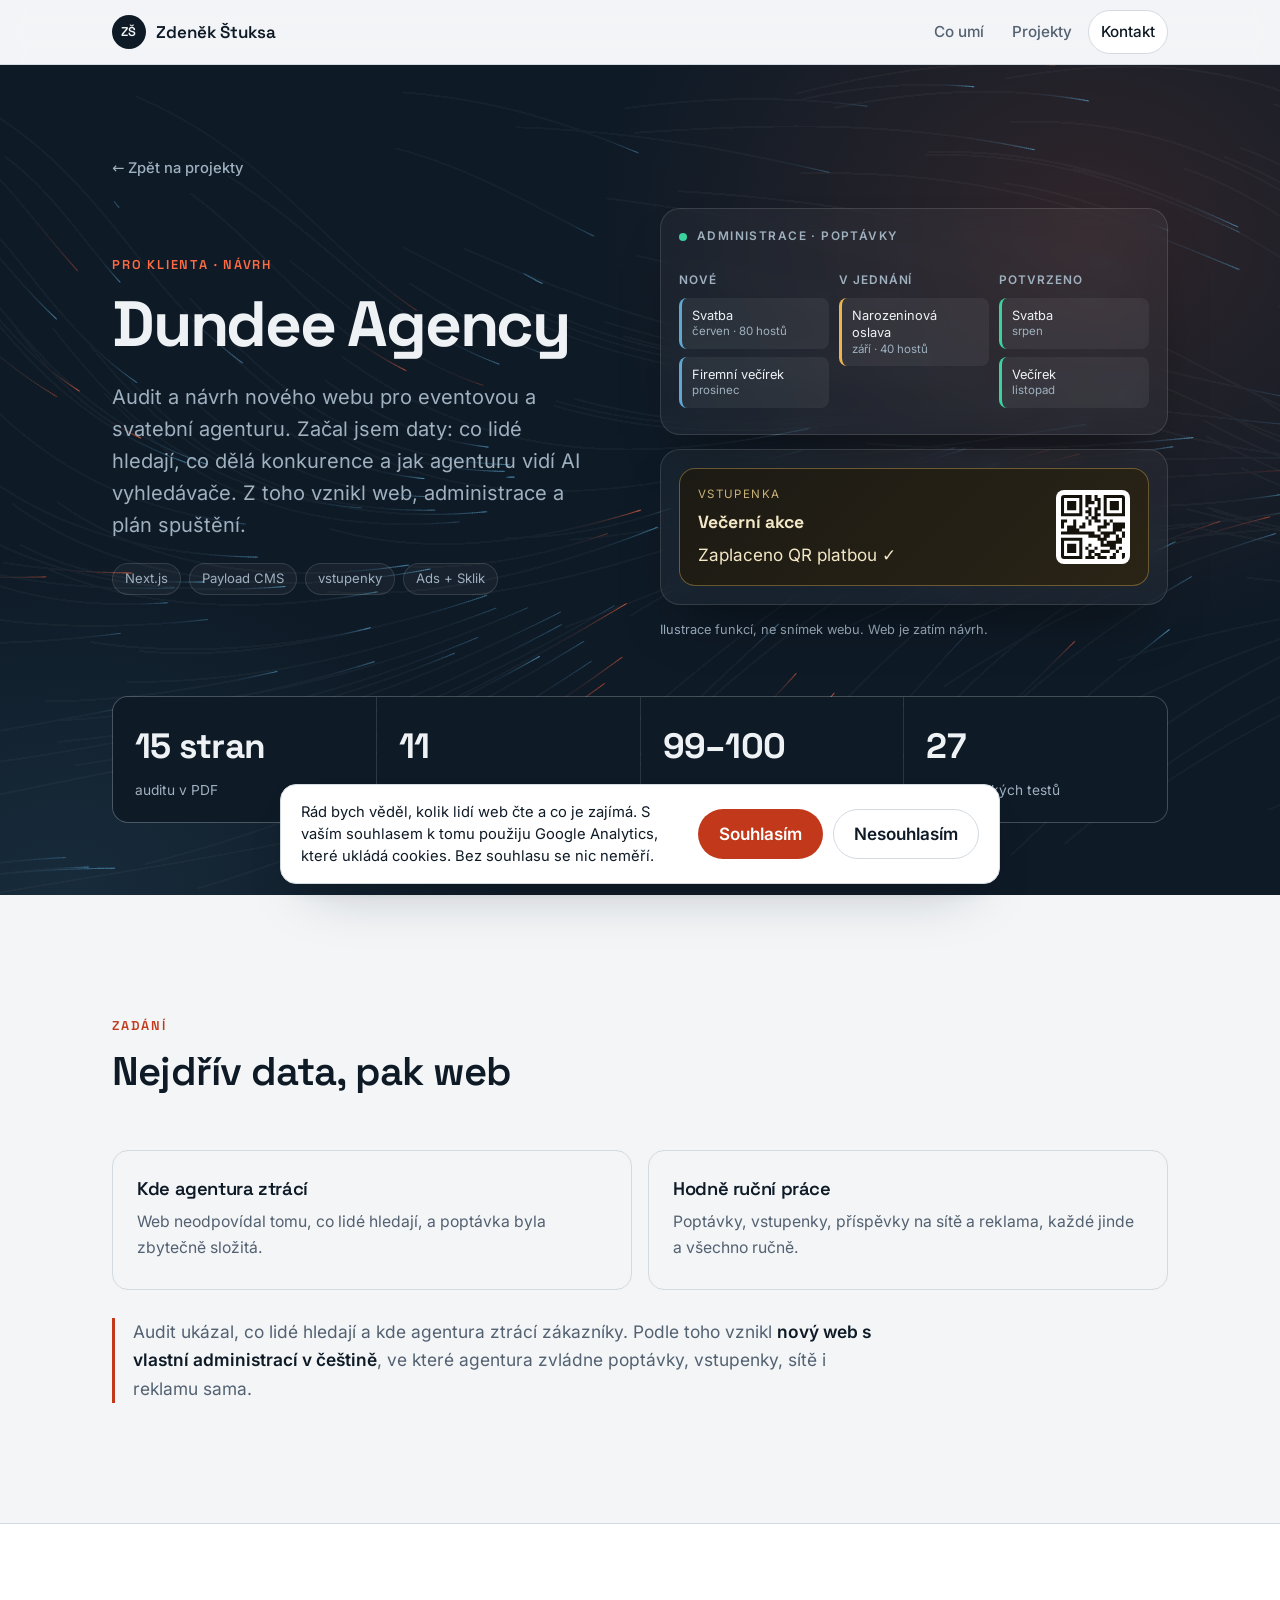
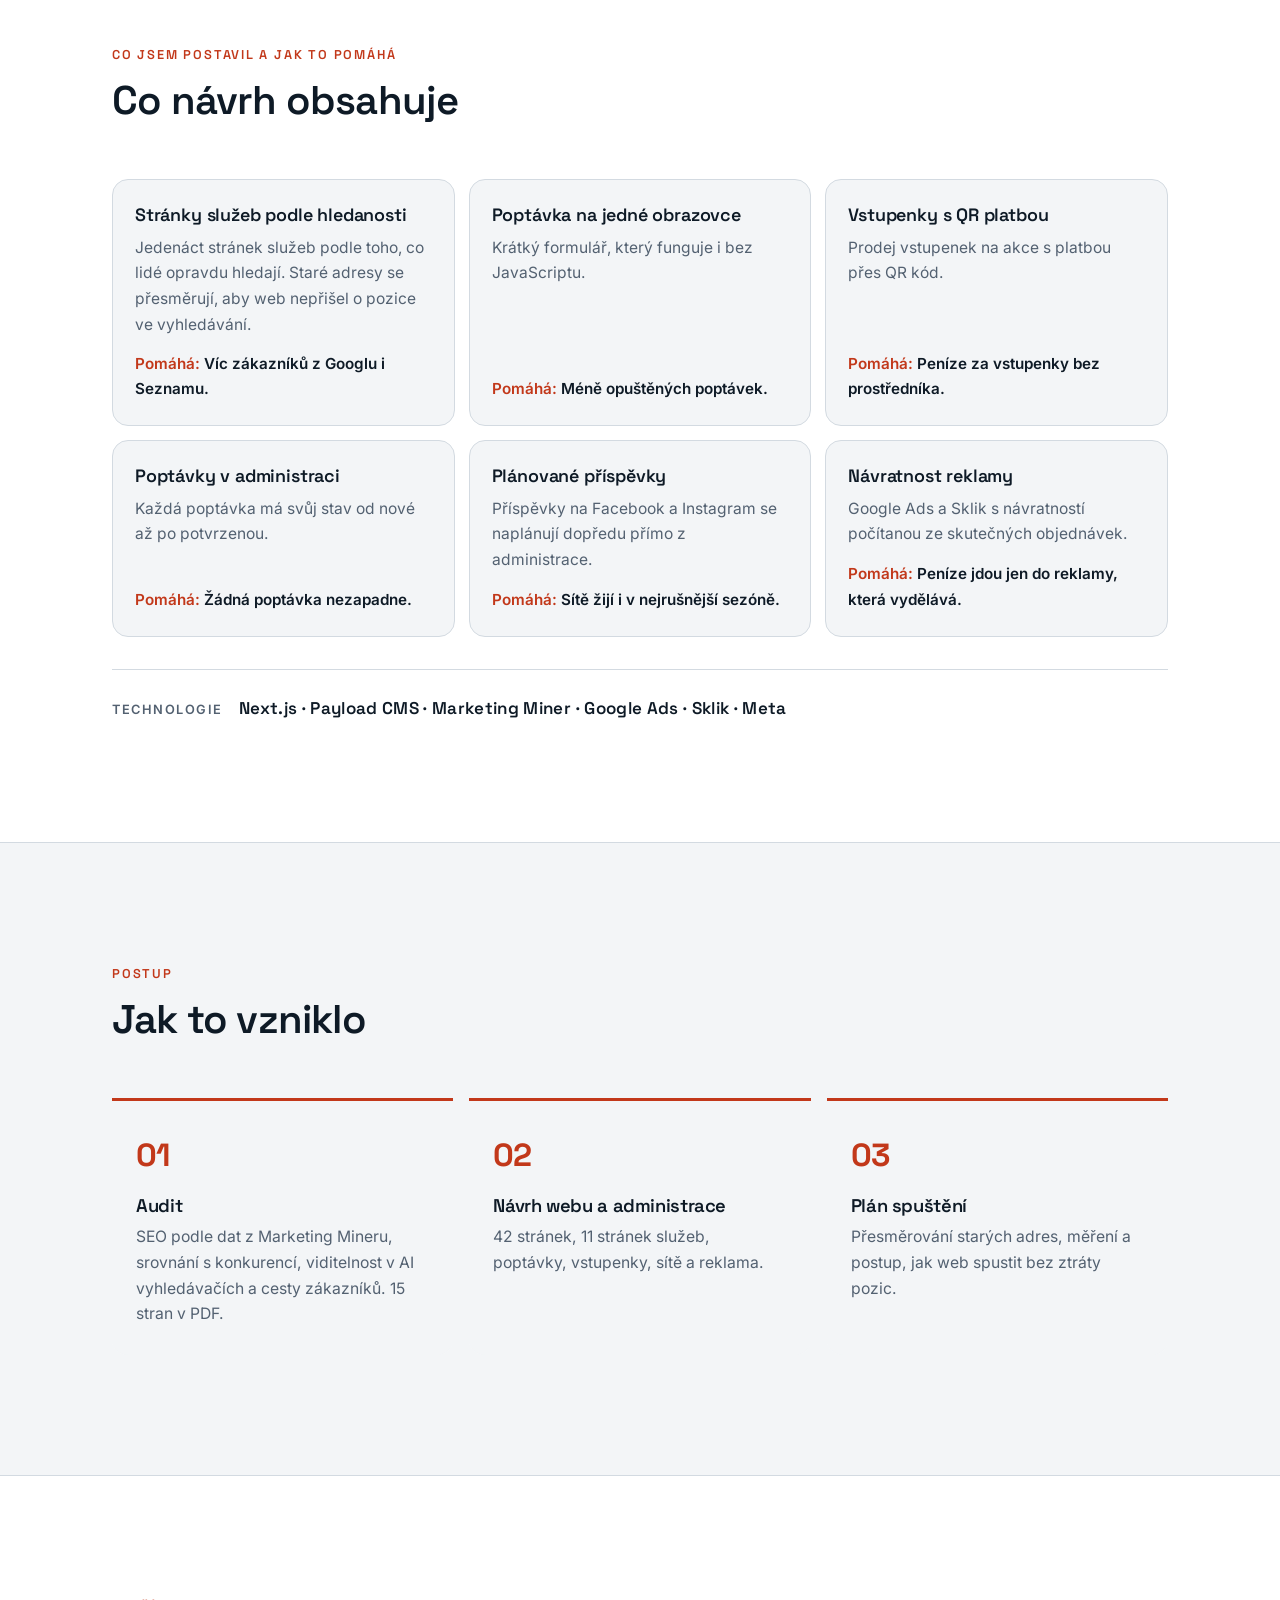
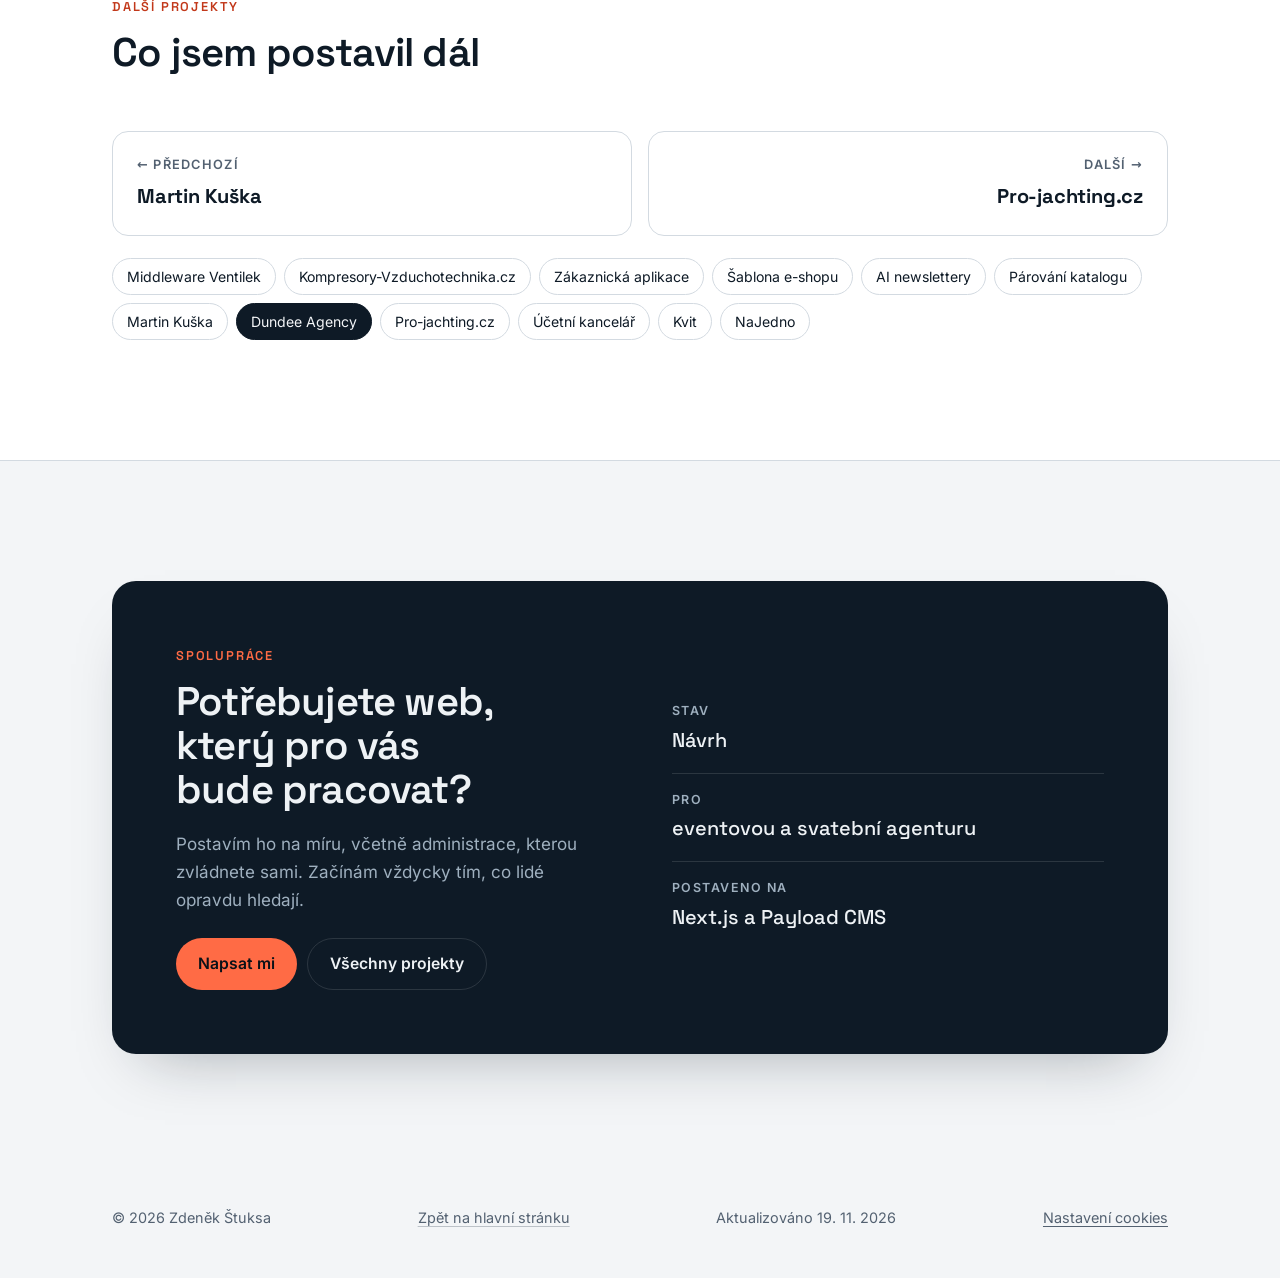
<file: dundee-agency.html>
<!doctype html>
<html lang="cs">
<head>
  <meta charset="utf-8">
  <meta name="viewport" content="width=device-width, initial-scale=1">
  <meta name="robots" content="max-image-preview:large">
  <title>Dundee Agency — Zdeněk Štuksa</title>
  <meta name="description" content="Audit a návrh nového webu pro eventovou a svatební agenturu: stránky služeb podle hledanosti, vstupenky s QR platbou a administrace s poptávkami a reklamou.">
  <meta name="color-scheme" content="light dark">
  <meta name="theme-color" content="#f3f5f7" media="(prefers-color-scheme: light)">
  <meta name="theme-color" content="#0a1118" media="(prefers-color-scheme: dark)">
  <link rel="canonical" href="https://zdenekstuksa.cz/dundee-agency.html">
  <meta property="og:type" content="article">
  <meta property="og:site_name" content="Zdeněk Štuksa">
  <meta name="twitter:card" content="summary_large_image">
  <meta property="og:locale" content="cs_CZ">
  <meta property="og:url" content="https://zdenekstuksa.cz/dundee-agency.html">
  <meta property="og:title" content="Dundee Agency — Zdeněk Štuksa">
  <meta property="og:description" content="Audit a návrh nového webu pro eventovou a svatební agenturu: stránky služeb podle hledanosti, vstupenky s QR platbou a administrace s poptávkami a reklamou.">
  <meta property="og:image" content="https://zdenekstuksa.cz/assets/og-zdenek-stuksa.jpg">
  <meta property="og:image:width" content="1200">
  <meta property="og:image:height" content="630">
  <meta property="og:image:alt" content="Zdeněk Štuksa – e-commerce, Shoptet a AI">

  <link rel="icon" href="/favicon.ico" sizes="48x48">
  <link rel="icon" href="/favicon.svg" type="image/svg+xml">
  <link rel="apple-touch-icon" href="/apple-touch-icon.png">
  <link rel="preload" href="/assets/fonts/space-grotesk-latin.woff2" as="font" type="font/woff2" crossorigin>
  <link rel="preload" href="/assets/fonts/inter-latin.woff2" as="font" type="font/woff2" crossorigin>
  <link rel="stylesheet" href="styles.css">
  <script type="application/ld+json">
{
  "@context": "https://schema.org",
  "@graph": [
    {
      "@type": "WebPage",
      "@id": "https://zdenekstuksa.cz/dundee-agency.html",
      "url": "https://zdenekstuksa.cz/dundee-agency.html",
      "name": "Dundee Agency — Zdeněk Štuksa",
      "description": "Audit a návrh nového webu pro eventovou a svatební agenturu: stránky služeb podle hledanosti, vstupenky s QR platbou a administrace s poptávkami a reklamou.",
      "inLanguage": "cs",
      "isPartOf": {
        "@id": "https://zdenekstuksa.cz/#web"
      },
      "datePublished": "2026-11-19T00:00:00+01:00",
      "dateModified": "2026-11-19T00:00:00+01:00",
      "author": {
        "@type": "Person",
        "@id": "https://zdenekstuksa.cz/#zdenek",
        "name": "Zdeněk Štuksa",
        "url": "https://zdenekstuksa.cz/"
      }
    },
    {
      "@type": "BreadcrumbList",
      "itemListElement": [
        {
          "@type": "ListItem",
          "position": 1,
          "name": "Zdeněk Štuksa",
          "item": "https://zdenekstuksa.cz/"
        },
        {
          "@type": "ListItem",
          "position": 2,
          "name": "Dundee Agency",
          "item": "https://zdenekstuksa.cz/dundee-agency.html"
        }
      ]
    }
  ]
}
  </script>
</head>
<body>
  <a class="skip-link" href="#obsah">Přeskočit na obsah</a>

  <header class="site-header">
    <div class="wrap site-header__inner">
      <a class="brand" href="./" aria-label="Zdeněk Štuksa – úvod">
        <span class="brand__mark" aria-hidden="true">ZŠ</span>
        <span class="brand__name">Zdeněk Štuksa</span>
      </a>
      <nav class="nav" aria-label="Navigace projektu">
        <a href="#co-umi">Co umí</a>
        <a href="./#projekty">Projekty</a>
      </nav>
      <a class="nav__cta" href="./#kontakt">Kontakt</a>
    </div>
  </header>

  <main id="obsah">
    <!-- generováno: _zdroj/projekty.py -->
    <section class="cs-hero pj-hero">
      <canvas class="airflow" data-airflow aria-hidden="true"></canvas>
      <div class="wrap">
        <a class="cs-back" href="./#projekty">← Zpět na projekty</a>
        <div class="cs-hero__grid">
        <div>
          <p class="eyebrow">Pro klienta · návrh</p>
          <h1>Dundee Agency</h1>
          <p class="cs-hero__lead">Audit a návrh nového webu pro eventovou a svatební agenturu. Začal jsem daty: co lidé hledají, co dělá konkurence a jak agenturu vidí AI vyhledávače. Z toho vznikl web, administrace a plán spuštění.</p>
          <ul class="pj-meta" aria-label="Technologie a vlastnosti"><li>Next.js</li><li>Payload CMS</li><li>vstupenky</li><li>Ads + Sklik</li></ul>
        </div>
        <div class="pj-visual">
          <div class="mock">
            <p class="mock__bar"><span class="vlog__dot" aria-hidden="true"></span>Administrace · poptávky</p>
            <div class="board">
              <div class="board__col"><p class="board__title">Nové</p><div class="board__card is-moving">Svatba<small>červen · 80 hostů</small></div><div class="board__card">Firemní večírek<small>prosinec</small></div></div>
              <div class="board__col"><p class="board__title">V jednání</p><div class="board__card">Narozeninová oslava<small>září · 40 hostů</small></div></div>
              <div class="board__col"><p class="board__title">Potvrzeno</p><div class="board__card">Svatba<small>srpen</small></div><div class="board__card">Večírek<small>listopad</small></div></div>
            </div>
          </div>
          <div class="mock">
            <div class="ticket"><div><small>Vstupenka</small><strong>Večerní akce</strong><span>Zaplaceno QR platbou ✓</span></div><svg viewBox="0 0 21 21" aria-hidden="true"><path fill="#14110a" d="M0 0h1v1h-1zM1 0h1v1h-1zM2 0h1v1h-1zM3 0h1v1h-1zM4 0h1v1h-1zM5 0h1v1h-1zM6 0h1v1h-1zM8 0h1v1h-1zM9 0h1v1h-1zM11 0h1v1h-1zM14 0h1v1h-1zM15 0h1v1h-1zM16 0h1v1h-1zM17 0h1v1h-1zM18 0h1v1h-1zM19 0h1v1h-1zM20 0h1v1h-1zM0 1h1v1h-1zM6 1h1v1h-1zM8 1h1v1h-1zM9 1h1v1h-1zM11 1h1v1h-1zM12 1h1v1h-1zM14 1h1v1h-1zM20 1h1v1h-1zM0 2h1v1h-1zM2 2h1v1h-1zM3 2h1v1h-1zM4 2h1v1h-1zM6 2h1v1h-1zM8 2h1v1h-1zM9 2h1v1h-1zM10 2h1v1h-1zM12 2h1v1h-1zM14 2h1v1h-1zM16 2h1v1h-1zM17 2h1v1h-1zM18 2h1v1h-1zM20 2h1v1h-1zM0 3h1v1h-1zM2 3h1v1h-1zM3 3h1v1h-1zM4 3h1v1h-1zM6 3h1v1h-1zM8 3h1v1h-1zM12 3h1v1h-1zM14 3h1v1h-1zM16 3h1v1h-1zM17 3h1v1h-1zM18 3h1v1h-1zM20 3h1v1h-1zM0 4h1v1h-1zM2 4h1v1h-1zM3 4h1v1h-1zM4 4h1v1h-1zM6 4h1v1h-1zM9 4h1v1h-1zM11 4h1v1h-1zM12 4h1v1h-1zM14 4h1v1h-1zM16 4h1v1h-1zM17 4h1v1h-1zM18 4h1v1h-1zM20 4h1v1h-1zM0 5h1v1h-1zM6 5h1v1h-1zM8 5h1v1h-1zM9 5h1v1h-1zM11 5h1v1h-1zM14 5h1v1h-1zM20 5h1v1h-1zM0 6h1v1h-1zM1 6h1v1h-1zM2 6h1v1h-1zM3 6h1v1h-1zM4 6h1v1h-1zM5 6h1v1h-1zM6 6h1v1h-1zM9 6h1v1h-1zM11 6h1v1h-1zM12 6h1v1h-1zM14 6h1v1h-1zM15 6h1v1h-1zM16 6h1v1h-1zM17 6h1v1h-1zM18 6h1v1h-1zM19 6h1v1h-1zM20 6h1v1h-1zM8 7h1v1h-1zM10 7h1v1h-1zM11 7h1v1h-1zM0 8h1v1h-1zM1 8h1v1h-1zM4 8h1v1h-1zM9 8h1v1h-1zM11 8h1v1h-1zM12 8h1v1h-1zM14 8h1v1h-1zM16 8h1v1h-1zM0 9h1v1h-1zM4 9h1v1h-1zM7 9h1v1h-1zM9 9h1v1h-1zM14 9h1v1h-1zM15 9h1v1h-1zM17 9h1v1h-1zM18 9h1v1h-1zM19 9h1v1h-1zM20 9h1v1h-1zM0 10h1v1h-1zM2 10h1v1h-1zM3 10h1v1h-1zM4 10h1v1h-1zM6 10h1v1h-1zM7 10h1v1h-1zM12 10h1v1h-1zM13 10h1v1h-1zM14 10h1v1h-1zM17 10h1v1h-1zM18 10h1v1h-1zM19 10h1v1h-1zM20 10h1v1h-1zM2 11h1v1h-1zM3 11h1v1h-1zM4 11h1v1h-1zM5 11h1v1h-1zM12 11h1v1h-1zM17 11h1v1h-1zM18 11h1v1h-1zM19 11h1v1h-1zM0 12h1v1h-1zM1 12h1v1h-1zM2 12h1v1h-1zM3 12h1v1h-1zM4 12h1v1h-1zM5 12h1v1h-1zM6 12h1v1h-1zM7 12h1v1h-1zM8 12h1v1h-1zM9 12h1v1h-1zM10 12h1v1h-1zM13 12h1v1h-1zM14 12h1v1h-1zM15 12h1v1h-1zM16 12h1v1h-1zM17 12h1v1h-1zM20 12h1v1h-1zM9 13h1v1h-1zM10 13h1v1h-1zM11 13h1v1h-1zM12 13h1v1h-1zM14 13h1v1h-1zM15 13h1v1h-1zM18 13h1v1h-1zM20 13h1v1h-1zM0 14h1v1h-1zM1 14h1v1h-1zM2 14h1v1h-1zM3 14h1v1h-1zM4 14h1v1h-1zM5 14h1v1h-1zM6 14h1v1h-1zM12 14h1v1h-1zM13 14h1v1h-1zM14 14h1v1h-1zM18 14h1v1h-1zM19 14h1v1h-1zM0 15h1v1h-1zM6 15h1v1h-1zM13 15h1v1h-1zM15 15h1v1h-1zM16 15h1v1h-1zM17 15h1v1h-1zM18 15h1v1h-1zM19 15h1v1h-1zM0 16h1v1h-1zM2 16h1v1h-1zM3 16h1v1h-1zM4 16h1v1h-1zM6 16h1v1h-1zM9 16h1v1h-1zM13 16h1v1h-1zM14 16h1v1h-1zM15 16h1v1h-1zM16 16h1v1h-1zM17 16h1v1h-1zM0 17h1v1h-1zM2 17h1v1h-1zM3 17h1v1h-1zM4 17h1v1h-1zM6 17h1v1h-1zM8 17h1v1h-1zM11 17h1v1h-1zM16 17h1v1h-1zM17 17h1v1h-1zM19 17h1v1h-1zM0 18h1v1h-1zM2 18h1v1h-1zM3 18h1v1h-1zM4 18h1v1h-1zM6 18h1v1h-1zM9 18h1v1h-1zM10 18h1v1h-1zM13 18h1v1h-1zM14 18h1v1h-1zM15 18h1v1h-1zM18 18h1v1h-1zM0 19h1v1h-1zM6 19h1v1h-1zM9 19h1v1h-1zM11 19h1v1h-1zM12 19h1v1h-1zM17 19h1v1h-1zM20 19h1v1h-1zM0 20h1v1h-1zM1 20h1v1h-1zM2 20h1v1h-1zM3 20h1v1h-1zM4 20h1v1h-1zM5 20h1v1h-1zM6 20h1v1h-1zM8 20h1v1h-1zM9 20h1v1h-1zM10 20h1v1h-1zM12 20h1v1h-1zM13 20h1v1h-1zM14 20h1v1h-1zM16 20h1v1h-1zM17 20h1v1h-1zM20 20h1v1h-1z"/></svg></div>
          </div>
          <p class="pj-note">Ilustrace funkcí, ne snímek webu. Web je zatím návrh.</p>
        </div>
        </div>
        <dl class="cs-stats">
          <div><dt>auditu v PDF</dt><dd>15 stran</dd></div>
          <div><dt>stránek služeb</dt><dd>11</dd></div>
          <div><dt>Lighthouse na mobilu</dt><dd>99–100</dd></div>
          <div><dt>automatických testů</dt><dd>27</dd></div>
        </dl>
      </div>
    </section>

    <section class="section">
      <div class="wrap">
        <header class="section__head">
          <p class="eyebrow">Zadání</p>
          <h2>Nejdřív data, pak web</h2>
        </header>
        <ul class="cards cs-problems">
          <li class="card">
            <h3>Kde agentura ztrácí</h3>
            <p>Web neodpovídal tomu, co lidé hledají, a poptávka byla zbytečně složitá.</p>
          </li>
          <li class="card">
            <h3>Hodně ruční práce</h3>
            <p>Poptávky, vstupenky, příspěvky na sítě a reklama, každé jinde a všechno ručně.</p>
          </li>
        </ul>
        <p class="cs-answer">Audit ukázal, co lidé hledají a kde agentura ztrácí zákazníky. Podle toho vznikl <strong>nový web s vlastní administrací v češtině</strong>, ve které agentura zvládne poptávky, vstupenky, sítě i reklamu sama.</p>
      </div>
    </section>
    <section id="co-umi" class="section section--alt">
      <div class="wrap">
        <header class="section__head">
          <p class="eyebrow">Co jsem postavil a jak to pomáhá</p>
          <h2>Co návrh obsahuje</h2>
        </header>
        <ul class="cs-modules">
          <li class="cs-module">
            <h3>Stránky služeb podle hledanosti</h3>
            <p>Jedenáct stránek služeb podle toho, co lidé opravdu hledají. Staré adresy se přesměrují, aby web nepřišel o pozice ve vyhledávání.</p>
            <p class="cs-benefit">Víc zákazníků z Googlu i Seznamu.</p>
          </li>
          <li class="cs-module">
            <h3>Poptávka na jedné obrazovce</h3>
            <p>Krátký formulář, který funguje i bez JavaScriptu.</p>
            <p class="cs-benefit">Méně opuštěných poptávek.</p>
          </li>
          <li class="cs-module">
            <h3>Vstupenky s QR platbou</h3>
            <p>Prodej vstupenek na akce s platbou přes QR kód.</p>
            <p class="cs-benefit">Peníze za vstupenky bez prostředníka.</p>
          </li>
          <li class="cs-module">
            <h3>Poptávky v administraci</h3>
            <p>Každá poptávka má svůj stav od nové až po potvrzenou.</p>
            <p class="cs-benefit">Žádná poptávka nezapadne.</p>
          </li>
          <li class="cs-module">
            <h3>Plánované příspěvky</h3>
            <p>Příspěvky na Facebook a Instagram se naplánují dopředu přímo z administrace.</p>
            <p class="cs-benefit">Sítě žijí i v nejrušnější sezóně.</p>
          </li>
          <li class="cs-module">
            <h3>Návratnost reklamy</h3>
            <p>Google Ads a Sklik s návratností počítanou ze skutečných objednávek.</p>
            <p class="cs-benefit">Peníze jdou jen do reklamy, která vydělává.</p>
          </li>
        </ul>
        <p class="brands">
          <span class="brands__label">Technologie</span>
          <span class="brands__list">Next.js · Payload CMS · Marketing Miner · Google Ads · Sklik · Meta</span>
        </p>
      </div>
    </section>
    <section id="postup" class="section">
      <div class="wrap">
        <header class="section__head">
          <p class="eyebrow">Postup</p>
          <h2>Jak to vzniklo</h2>
        </header>
        <ol class="steps">
          <li>
            <h3>Audit</h3>
            <p>SEO podle dat z Marketing Mineru, srovnání s konkurencí, viditelnost v AI vyhledávačích a cesty zákazníků. 15 stran v PDF.</p>
          </li>
          <li>
            <h3>Návrh webu a administrace</h3>
            <p>42 stránek, 11 stránek služeb, poptávky, vstupenky, sítě a reklama.</p>
          </li>
          <li>
            <h3>Plán spuštění</h3>
            <p>Přesměrování starých adres, měření a postup, jak web spustit bez ztráty pozic.</p>
          </li>
        </ol>
      </div>
    </section>
    <section id="dalsi" class="section section--alt">
      <div class="wrap">
        <header class="section__head">
          <p class="eyebrow">Další projekty</p>
          <h2>Co jsem postavil dál</h2>
        </header>
        <nav class="pj-next" aria-label="Předchozí a další projekt">
          <a href="martin-kuska.html" rel="prev"><small>← Předchozí</small><strong>Martin Kuška</strong></a>
          <a href="pro-jachting.html" rel="next"><small>Další →</small><strong>Pro-jachting.cz</strong></a>
        </nav>
        <ul class="pj-all" aria-label="Všechny projekty">
          <li><a href="middleware.html">Middleware Ventilek</a></li>
          <li><a href="kompresory-vzduchotechnika.html">Kompresory-Vzduchotechnika.cz</a></li>
          <li><a href="zakaznicka-aplikace.html">Zákaznická aplikace</a></li>
          <li><a href="sablona-eshopu.html">Šablona e-shopu</a></li>
          <li><a href="newslettery.html">AI newslettery</a></li>
          <li><a href="parovani-katalogu.html">Párování katalogu</a></li>
          <li><a href="martin-kuska.html">Martin Kuška</a></li>
          <li><a href="dundee-agency.html" aria-current="page">Dundee Agency</a></li>
          <li><a href="pro-jachting.html">Pro-jachting.cz</a></li>
          <li><a href="ucetni-kancelar.html">Účetní kancelář</a></li>
          <li><a href="kvit.html">Kvit</a></li>
          <li><a href="najedno.html">NaJedno</a></li>
        </ul>
      </div>
    </section>

    <section class="section">
      <div class="wrap">
        <div class="contact">
          <div class="contact__intro">
            <p class="eyebrow eyebrow--invert">Spolupráce</p>
            <h2>Potřebujete web, který pro vás bude pracovat?</h2>
            <p>Postavím ho na míru, včetně administrace, kterou zvládnete sami. Začínám vždycky tím, co lidé opravdu hledají.</p>
            <div class="contact__actions">
              <a class="btn btn--primary" href="./#kontakt">Napsat mi</a>
              <a class="btn btn--ghost" href="./#projekty">Všechny projekty</a>
            </div>
          </div>
          <ul class="contact__list">
            <li>
              <span class="contact__label">Stav</span>
              <span>Návrh</span>
            </li>
            <li>
              <span class="contact__label">Pro</span>
              <span>eventovou a svatební agenturu</span>
            </li>
            <li>
              <span class="contact__label">Postaveno na</span>
              <span>Next.js a Payload CMS</span>
            </li>
          </ul>
        </div>
      </div>
    </section>
  </main>

  <footer class="site-footer">
    <div class="wrap site-footer__inner">
      <span>© <span data-year>2026</span> Zdeněk Štuksa</span>
      <span><a href="./">Zpět na hlavní stránku</a></span>
      <span>Aktualizováno <time datetime="2026-11-19" data-upraveno>19. 11. 2026</time></span>
      <button type="button" class="footer-link" data-consent-open hidden>Nastavení cookies</button>
    </div>
  </footer>

  <script src="script.js" defer></script>
</body>
</html>
</file>
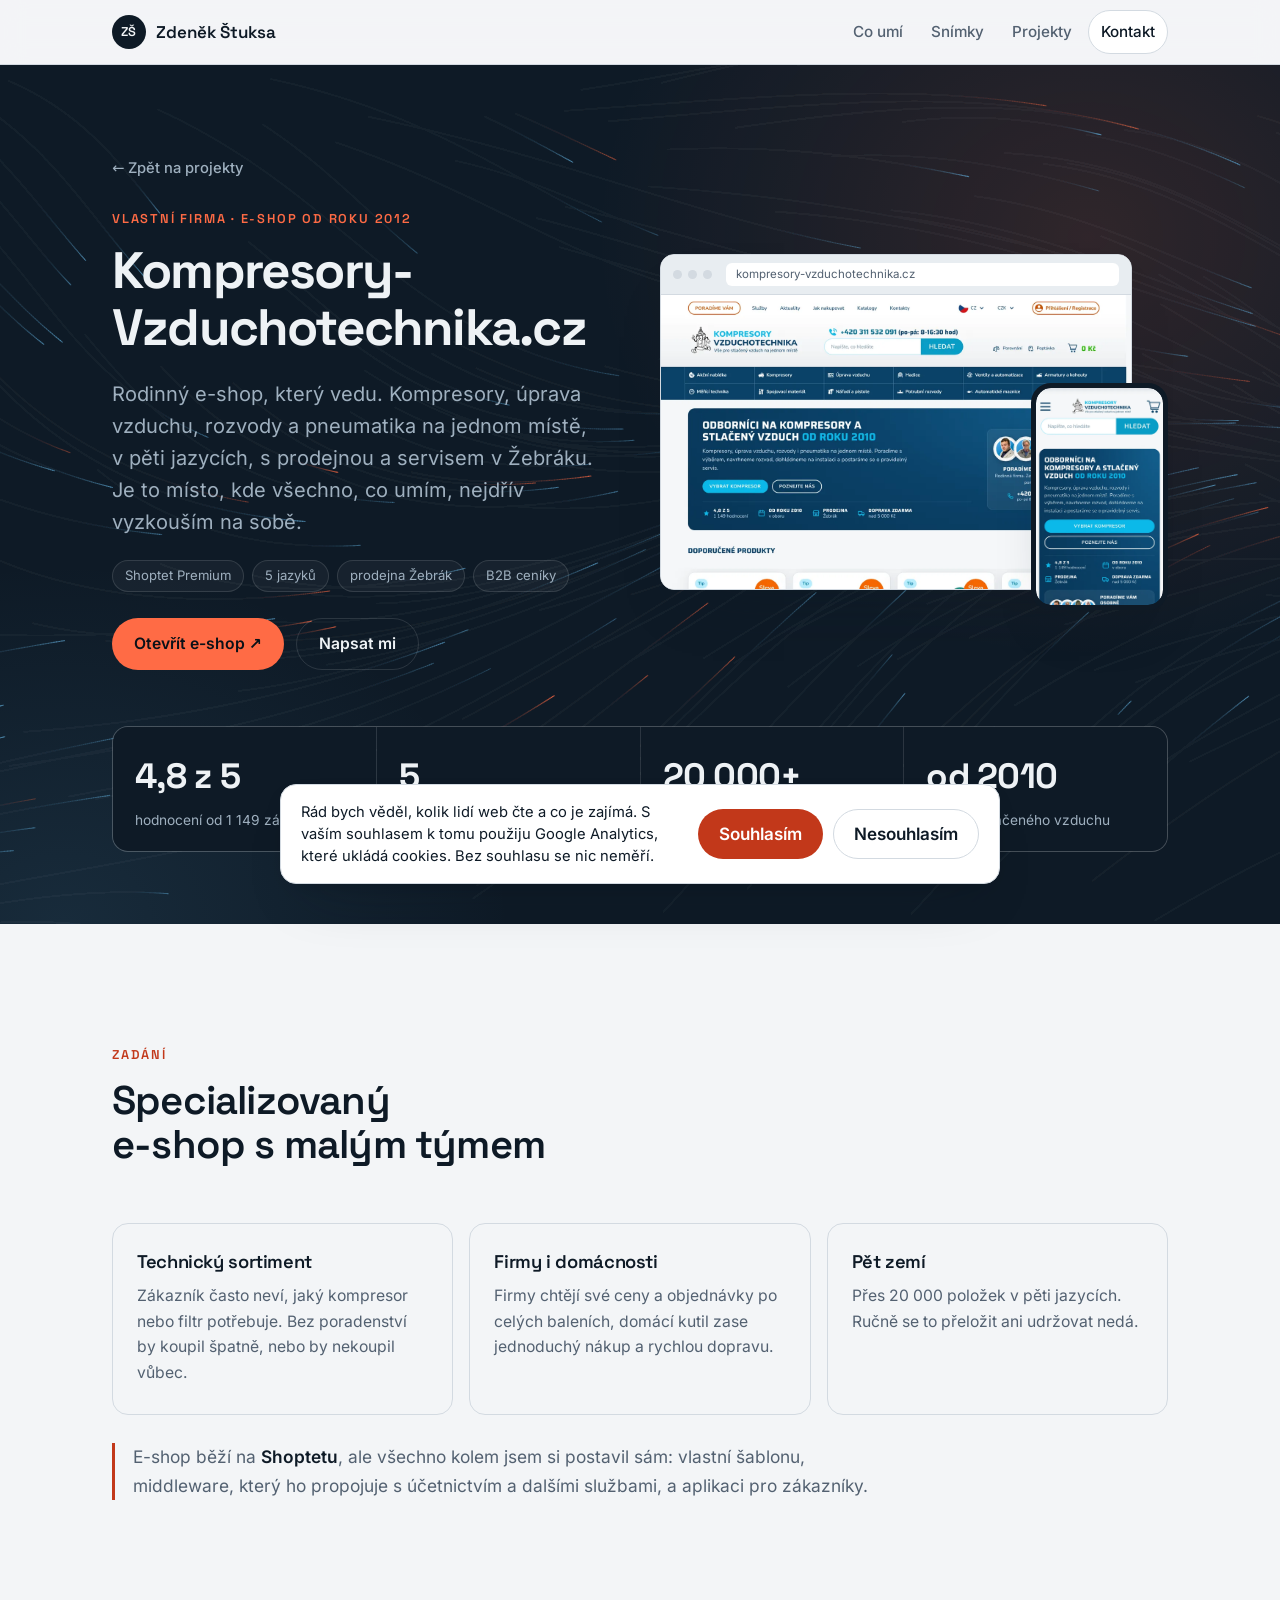
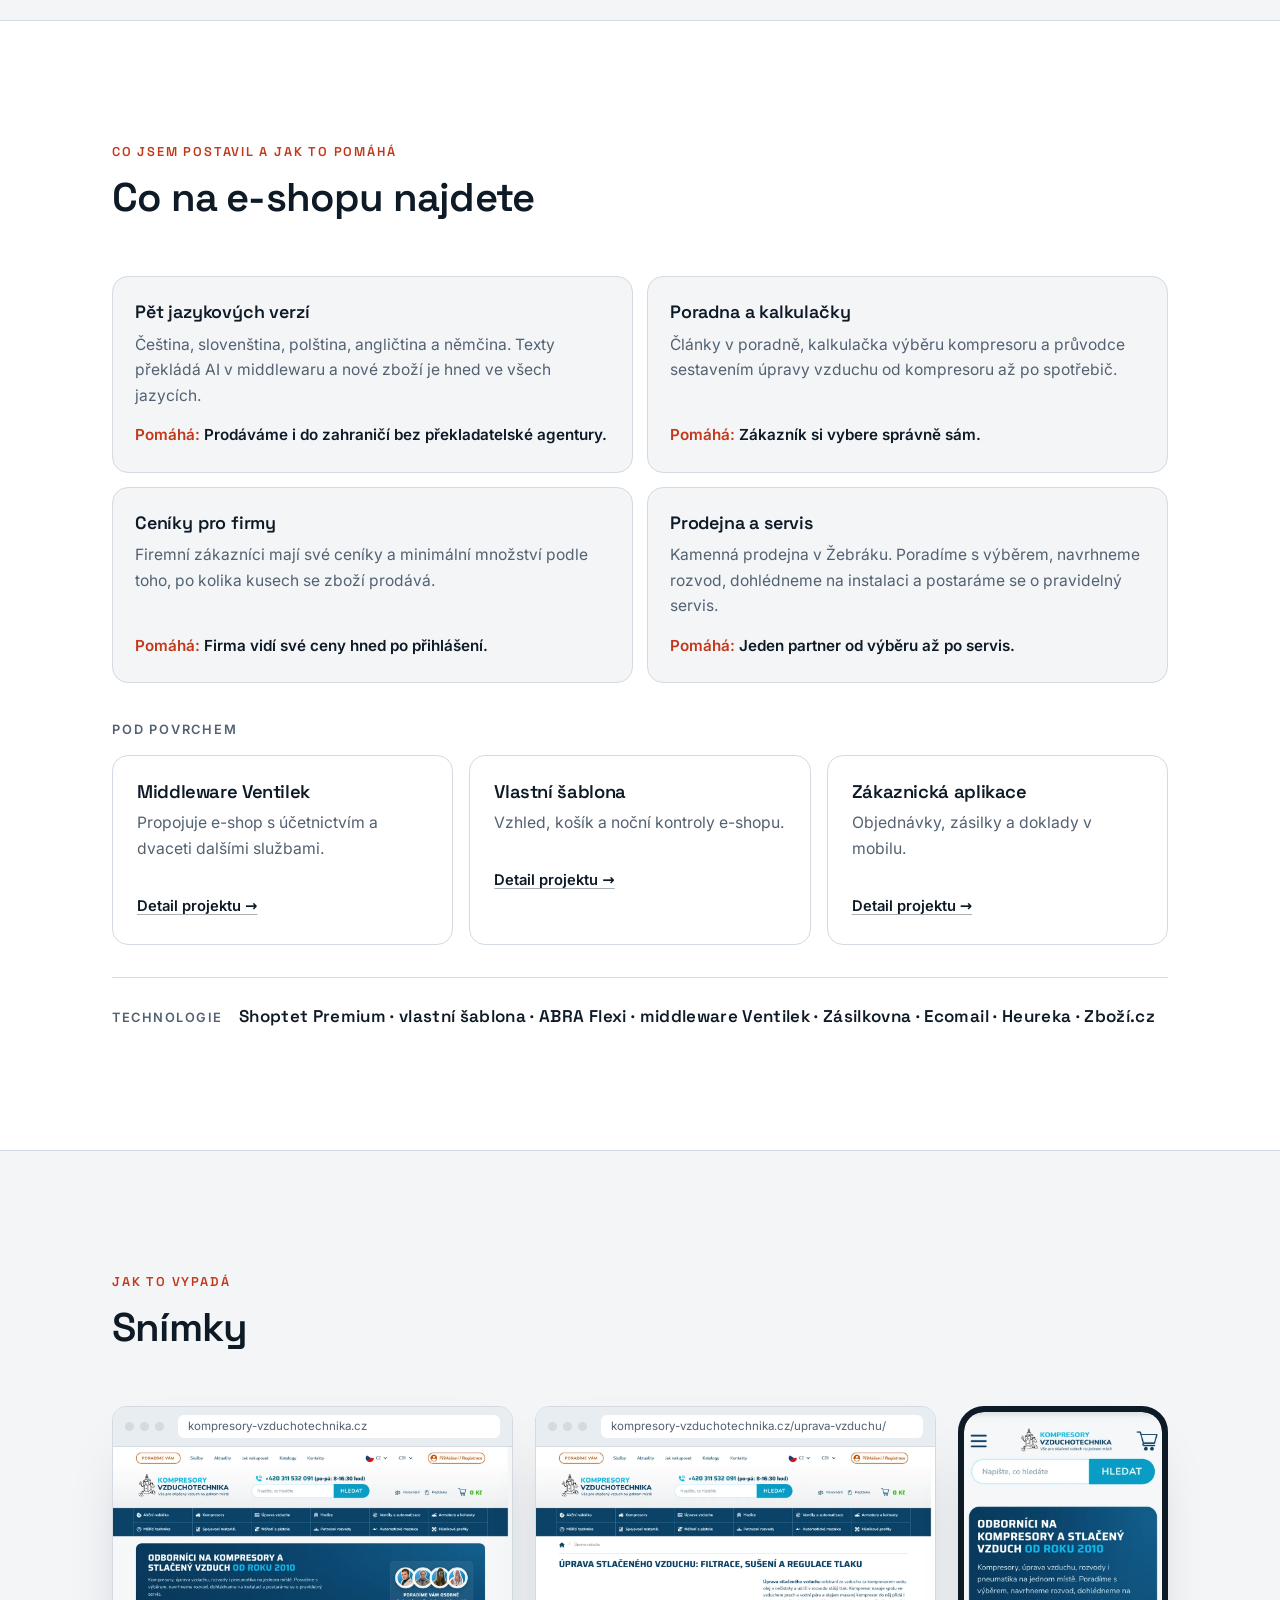
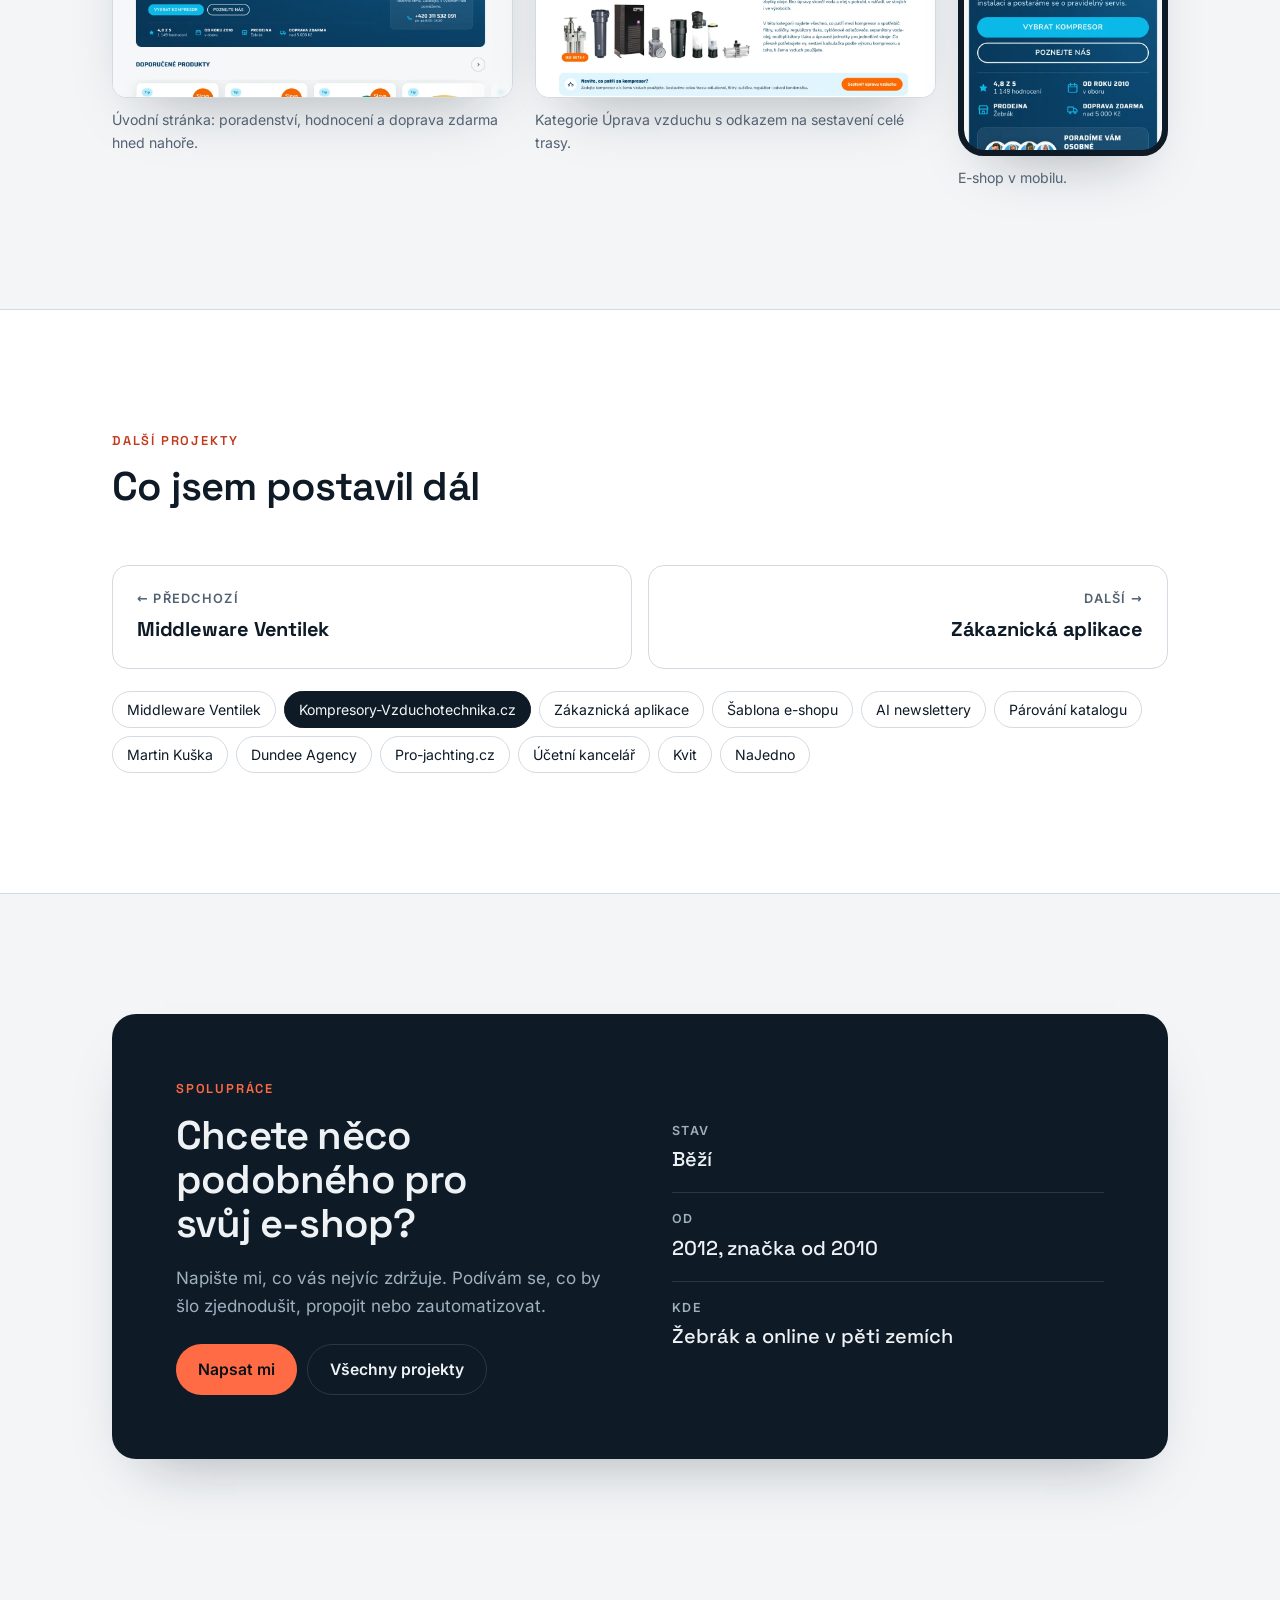
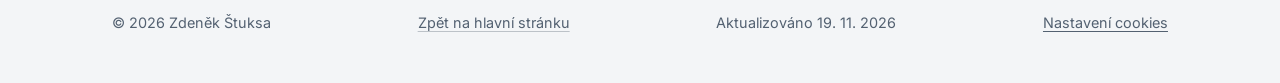
<file: kompresory-vzduchotechnika.html>
<!doctype html>
<html lang="cs">
<head>
  <meta charset="utf-8">
  <meta name="viewport" content="width=device-width, initial-scale=1">
  <meta name="robots" content="max-image-preview:large">
  <title>Kompresory-Vzduchotechnika.cz — Zdeněk Štuksa</title>
  <meta name="description" content="Rodinný e-shop se stlačeným vzduchem v pěti jazycích, který vede Zdeněk Štuksa. Poradenství, B2B ceníky, kalkulačky a vlastní systémy pod povrchem.">
  <meta name="color-scheme" content="light dark">
  <meta name="theme-color" content="#f3f5f7" media="(prefers-color-scheme: light)">
  <meta name="theme-color" content="#0a1118" media="(prefers-color-scheme: dark)">
  <link rel="canonical" href="https://zdenekstuksa.cz/kompresory-vzduchotechnika.html">
  <meta property="og:type" content="article">
  <meta property="og:site_name" content="Zdeněk Štuksa">
  <meta name="twitter:card" content="summary_large_image">
  <meta property="og:locale" content="cs_CZ">
  <meta property="og:url" content="https://zdenekstuksa.cz/kompresory-vzduchotechnika.html">
  <meta property="og:title" content="Kompresory-Vzduchotechnika.cz — Zdeněk Štuksa">
  <meta property="og:description" content="Rodinný e-shop se stlačeným vzduchem v pěti jazycích, který vede Zdeněk Štuksa. Poradenství, B2B ceníky, kalkulačky a vlastní systémy pod povrchem.">
  <meta property="og:image" content="https://zdenekstuksa.cz/assets/og-zdenek-stuksa.jpg">
  <meta property="og:image:width" content="1200">
  <meta property="og:image:height" content="630">
  <meta property="og:image:alt" content="Zdeněk Štuksa – e-commerce, Shoptet a AI">

  <link rel="icon" href="/favicon.ico" sizes="48x48">
  <link rel="icon" href="/favicon.svg" type="image/svg+xml">
  <link rel="apple-touch-icon" href="/apple-touch-icon.png">
  <link rel="preload" href="/assets/fonts/space-grotesk-latin.woff2" as="font" type="font/woff2" crossorigin>
  <link rel="preload" href="/assets/fonts/inter-latin.woff2" as="font" type="font/woff2" crossorigin>
  <link rel="stylesheet" href="styles.css">
  <script type="application/ld+json">
{
  "@context": "https://schema.org",
  "@graph": [
    {
      "@type": "WebPage",
      "@id": "https://zdenekstuksa.cz/kompresory-vzduchotechnika.html",
      "url": "https://zdenekstuksa.cz/kompresory-vzduchotechnika.html",
      "name": "Kompresory-Vzduchotechnika.cz — Zdeněk Štuksa",
      "description": "Rodinný e-shop se stlačeným vzduchem v pěti jazycích, který vede Zdeněk Štuksa. Poradenství, B2B ceníky, kalkulačky a vlastní systémy pod povrchem.",
      "inLanguage": "cs",
      "isPartOf": {
        "@id": "https://zdenekstuksa.cz/#web"
      },
      "datePublished": "2026-11-19T00:00:00+01:00",
      "dateModified": "2026-11-19T00:00:00+01:00",
      "author": {
        "@type": "Person",
        "@id": "https://zdenekstuksa.cz/#zdenek",
        "name": "Zdeněk Štuksa",
        "url": "https://zdenekstuksa.cz/"
      }
    },
    {
      "@type": "BreadcrumbList",
      "itemListElement": [
        {
          "@type": "ListItem",
          "position": 1,
          "name": "Zdeněk Štuksa",
          "item": "https://zdenekstuksa.cz/"
        },
        {
          "@type": "ListItem",
          "position": 2,
          "name": "Kompresory-Vzduchotechnika.cz",
          "item": "https://zdenekstuksa.cz/kompresory-vzduchotechnika.html"
        }
      ]
    }
  ]
}
  </script>
</head>
<body>
  <a class="skip-link" href="#obsah">Přeskočit na obsah</a>

  <header class="site-header">
    <div class="wrap site-header__inner">
      <a class="brand" href="./" aria-label="Zdeněk Štuksa – úvod">
        <span class="brand__mark" aria-hidden="true">ZŠ</span>
        <span class="brand__name">Zdeněk Štuksa</span>
      </a>
      <nav class="nav" aria-label="Navigace projektu">
        <a href="#co-umi">Co umí</a>
        <a href="#galerie">Snímky</a>
        <a href="./#projekty">Projekty</a>
      </nav>
      <a class="nav__cta" href="./#kontakt">Kontakt</a>
    </div>
  </header>

  <main id="obsah">
    <!-- generováno: _zdroj/projekty.py -->
    <section class="cs-hero pj-hero">
      <canvas class="airflow" data-airflow aria-hidden="true"></canvas>
      <div class="wrap">
        <a class="cs-back" href="./#projekty">← Zpět na projekty</a>
        <div class="cs-hero__grid">
        <div>
          <p class="eyebrow">Vlastní firma · e-shop od roku 2012</p>
          <h1 class="pj-h1--long">Kompresory-<wbr>Vzduchotechnika.cz</h1>
          <p class="cs-hero__lead">Rodinný e-shop, který vedu. Kompresory, úprava vzduchu, rozvody a pneumatika na jednom místě, v pěti jazycích, s prodejnou a servisem v Žebráku. Je to místo, kde všechno, co umím, nejdřív vyzkouším na sobě.</p>
          <ul class="pj-meta" aria-label="Technologie a vlastnosti"><li>Shoptet Premium</li><li>5 jazyků</li><li>prodejna Žebrák</li><li>B2B ceníky</li></ul>
          <div class="pj-actions"><a class="btn btn--primary" href="https://www.kompresory-vzduchotechnika.cz/" rel="noopener">Otevřít e-shop ↗</a><a class="btn btn--on-dark" href="./#kontakt">Napsat mi</a></div>
        </div>
        <div class="pj-visual">
          <div class="pj-stage"><figure class="shot"><div class="shot__bar" aria-hidden="true"><i></i><i></i><i></i><span>kompresory-vzduchotechnika.cz</span></div><img src="assets/eshop-uvod.webp" alt="Úvodní stránka e-shopu Kompresory-Vzduchotechnika.cz" width="1280" height="800" fetchpriority="high"></figure><figure class="phone"><img src="assets/eshop-mobil.webp" alt="E-shop Kompresory-Vzduchotechnika.cz v mobilu" width="600" height="1022"></figure></div>
        </div>
        </div>
        <dl class="cs-stats">
          <div><dt>hodnocení od 1 149 zákazníků</dt><dd>4,8 z 5</dd></div>
          <div><dt>jazykových verzí</dt><dd>5</dd></div>
          <div><dt>položek v katalogu</dt><dd>20 000+</dd></div>
          <div><dt>v oboru stlačeného vzduchu</dt><dd>od 2010</dd></div>
        </dl>
      </div>
    </section>

    <section class="section">
      <div class="wrap">
        <header class="section__head">
          <p class="eyebrow">Zadání</p>
          <h2>Specializovaný <span class="nw">e-shop</span> s malým týmem</h2>
        </header>
        <ul class="cards cs-problems">
          <li class="card">
            <h3>Technický sortiment</h3>
            <p>Zákazník často neví, jaký kompresor nebo filtr potřebuje. Bez poradenství by koupil špatně, nebo by nekoupil vůbec.</p>
          </li>
          <li class="card">
            <h3>Firmy i domácnosti</h3>
            <p>Firmy chtějí své ceny a objednávky po celých baleních, domácí kutil zase jednoduchý nákup a rychlou dopravu.</p>
          </li>
          <li class="card">
            <h3>Pět zemí</h3>
            <p>Přes 20 000 položek v pěti jazycích. Ručně se to přeložit ani udržovat nedá.</p>
          </li>
        </ul>
        <p class="cs-answer">E-shop běží na <strong>Shoptetu</strong>, ale všechno kolem jsem si postavil sám: vlastní šablonu, middleware, který ho propojuje s účetnictvím a dalšími službami, a aplikaci pro zákazníky.</p>
      </div>
    </section>
    <section id="co-umi" class="section section--alt">
      <div class="wrap">
        <header class="section__head">
          <p class="eyebrow">Co jsem postavil a jak to pomáhá</p>
          <h2>Co na <span class="nw">e-shopu</span> najdete</h2>
        </header>
        <ul class="cs-modules cs-modules--2">
          <li class="cs-module">
            <h3>Pět jazykových verzí</h3>
            <p>Čeština, slovenština, polština, angličtina a němčina. Texty překládá AI v middlewaru a nové zboží je hned ve všech jazycích.</p>
            <p class="cs-benefit">Prodáváme i do zahraničí bez překladatelské agentury.</p>
          </li>
          <li class="cs-module">
            <h3>Poradna a kalkulačky</h3>
            <p>Články v poradně, kalkulačka výběru kompresoru a průvodce sestavením úpravy vzduchu od kompresoru až po spotřebič.</p>
            <p class="cs-benefit">Zákazník si vybere správně sám.</p>
          </li>
          <li class="cs-module">
            <h3>Ceníky pro firmy</h3>
            <p>Firemní zákazníci mají své ceníky a minimální množství podle toho, po kolika kusech se zboží prodává.</p>
            <p class="cs-benefit">Firma vidí své ceny hned po přihlášení.</p>
          </li>
          <li class="cs-module">
            <h3>Prodejna a servis</h3>
            <p>Kamenná prodejna v Žebráku. Poradíme s výběrem, navrhneme rozvod, dohlédneme na instalaci a postaráme se o pravidelný servis.</p>
            <p class="cs-benefit">Jeden partner od výběru až po servis.</p>
          </li>
        </ul>
        <h3 class="group-title" style="margin-top: 40px">Pod povrchem</h3>
        <ul class="projects">
          <li class="project">
            <h3>Middleware Ventilek</h3>
            <p>Propojuje e-shop s účetnictvím a dvaceti dalšími službami.</p>
            <a class="project__more" href="middleware.html">Detail projektu →</a>
          </li>
          <li class="project">
            <h3>Vlastní šablona</h3>
            <p>Vzhled, košík a noční kontroly e-shopu.</p>
            <a class="project__more" href="sablona-eshopu.html">Detail projektu →</a>
          </li>
          <li class="project">
            <h3>Zákaznická aplikace</h3>
            <p>Objednávky, zásilky a doklady v mobilu.</p>
            <a class="project__more" href="zakaznicka-aplikace.html">Detail projektu →</a>
          </li>
        </ul>
        <p class="brands">
          <span class="brands__label">Technologie</span>
          <span class="brands__list">Shoptet Premium · vlastní šablona · ABRA Flexi · middleware Ventilek · Zásilkovna · Ecomail · Heureka · Zboží.cz</span>
        </p>
      </div>
    </section>
    <section id="galerie" class="section">
      <div class="wrap">
        <header class="section__head">
          <p class="eyebrow">Jak to vypadá</p>
          <h2>Snímky</h2>
        </header>
        <ul class="gallery">
          <li><figure><figure class="shot"><div class="shot__bar" aria-hidden="true"><i></i><i></i><i></i><span>kompresory-vzduchotechnika.cz</span></div><img src="assets/eshop-uvod.webp" alt="Úvodní stránka: poradenství, hodnocení a doprava zdarma hned nahoře." width="1280" height="800" loading="lazy"></figure><figcaption>Úvodní stránka: poradenství, hodnocení a doprava zdarma hned nahoře.</figcaption></figure></li>
          <li><figure><figure class="shot"><div class="shot__bar" aria-hidden="true"><i></i><i></i><i></i><span>kompresory-vzduchotechnika.cz/uprava-vzduchu/</span></div><img src="assets/eshop-kategorie.webp" alt="Kategorie Úprava vzduchu s odkazem na sestavení celé trasy." width="1280" height="800" loading="lazy"></figure><figcaption>Kategorie Úprava vzduchu s odkazem na sestavení celé trasy.</figcaption></figure></li>
          <li class="gallery__phone"><figure><div class="phone"><img src="assets/eshop-mobil.webp" alt="E-shop v mobilu." width="600" height="1022" loading="lazy"></div><figcaption>E-shop v mobilu.</figcaption></figure></li>
        </ul>
      </div>
    </section>
    <section id="dalsi" class="section section--alt">
      <div class="wrap">
        <header class="section__head">
          <p class="eyebrow">Další projekty</p>
          <h2>Co jsem postavil dál</h2>
        </header>
        <nav class="pj-next" aria-label="Předchozí a další projekt">
          <a href="middleware.html" rel="prev"><small>← Předchozí</small><strong>Middleware Ventilek</strong></a>
          <a href="zakaznicka-aplikace.html" rel="next"><small>Další →</small><strong>Zákaznická aplikace</strong></a>
        </nav>
        <ul class="pj-all" aria-label="Všechny projekty">
          <li><a href="middleware.html">Middleware Ventilek</a></li>
          <li><a href="kompresory-vzduchotechnika.html" aria-current="page">Kompresory-Vzduchotechnika.cz</a></li>
          <li><a href="zakaznicka-aplikace.html">Zákaznická aplikace</a></li>
          <li><a href="sablona-eshopu.html">Šablona e-shopu</a></li>
          <li><a href="newslettery.html">AI newslettery</a></li>
          <li><a href="parovani-katalogu.html">Párování katalogu</a></li>
          <li><a href="martin-kuska.html">Martin Kuška</a></li>
          <li><a href="dundee-agency.html">Dundee Agency</a></li>
          <li><a href="pro-jachting.html">Pro-jachting.cz</a></li>
          <li><a href="ucetni-kancelar.html">Účetní kancelář</a></li>
          <li><a href="kvit.html">Kvit</a></li>
          <li><a href="najedno.html">NaJedno</a></li>
        </ul>
      </div>
    </section>

    <section class="section">
      <div class="wrap">
        <div class="contact">
          <div class="contact__intro">
            <p class="eyebrow eyebrow--invert">Spolupráce</p>
            <h2>Chcete něco podobného pro svůj e-shop?</h2>
            <p>Napište mi, co vás nejvíc zdržuje. Podívám se, co by šlo zjednodušit, propojit nebo zautomatizovat.</p>
            <div class="contact__actions">
              <a class="btn btn--primary" href="./#kontakt">Napsat mi</a>
              <a class="btn btn--ghost" href="./#projekty">Všechny projekty</a>
            </div>
          </div>
          <ul class="contact__list">
            <li>
              <span class="contact__label">Stav</span>
              <span>Běží</span>
            </li>
            <li>
              <span class="contact__label">Od</span>
              <span>2012, značka od 2010</span>
            </li>
            <li>
              <span class="contact__label">Kde</span>
              <span>Žebrák a online v pěti zemích</span>
            </li>
          </ul>
        </div>
      </div>
    </section>
  </main>

  <footer class="site-footer">
    <div class="wrap site-footer__inner">
      <span>© <span data-year>2026</span> Zdeněk Štuksa</span>
      <span><a href="./">Zpět na hlavní stránku</a></span>
      <span>Aktualizováno <time datetime="2026-11-19" data-upraveno>19. 11. 2026</time></span>
      <button type="button" class="footer-link" data-consent-open hidden>Nastavení cookies</button>
    </div>
  </footer>

  <script src="script.js" defer></script>
</body>
</html>
</file>
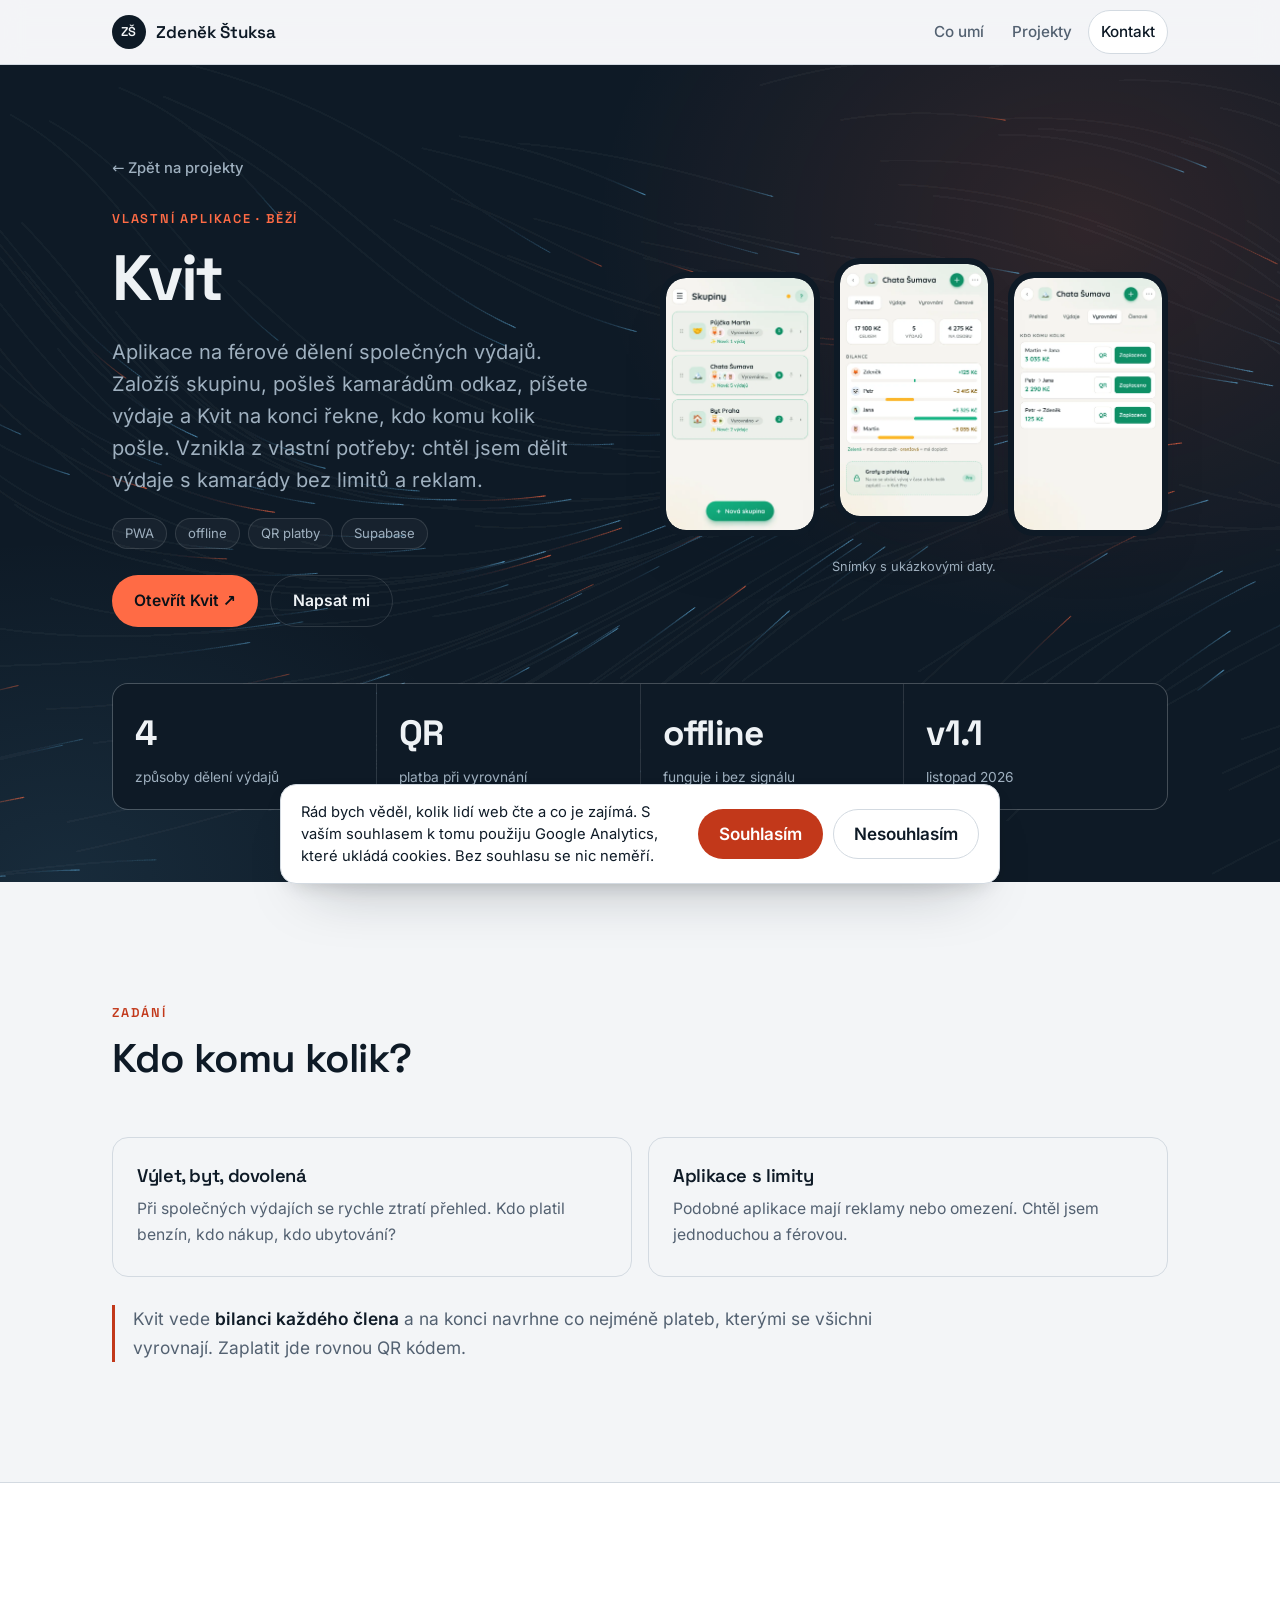
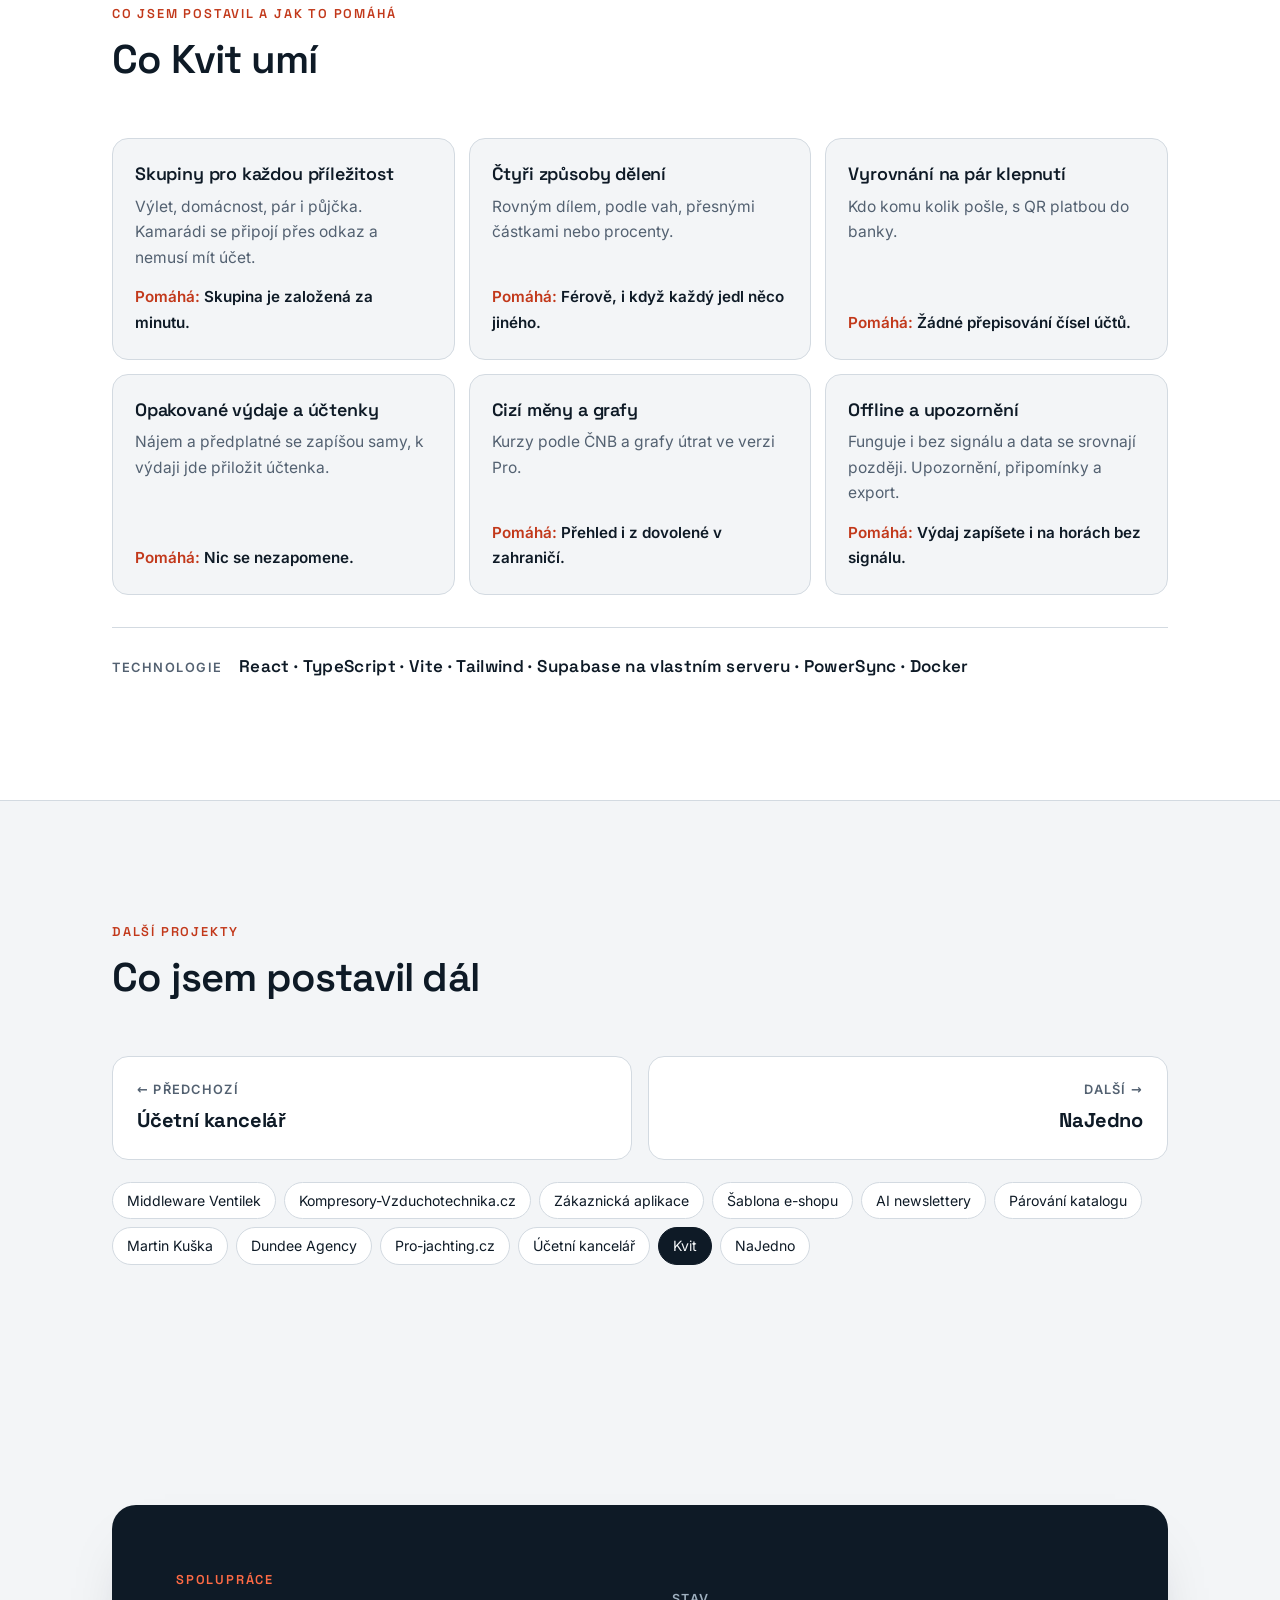
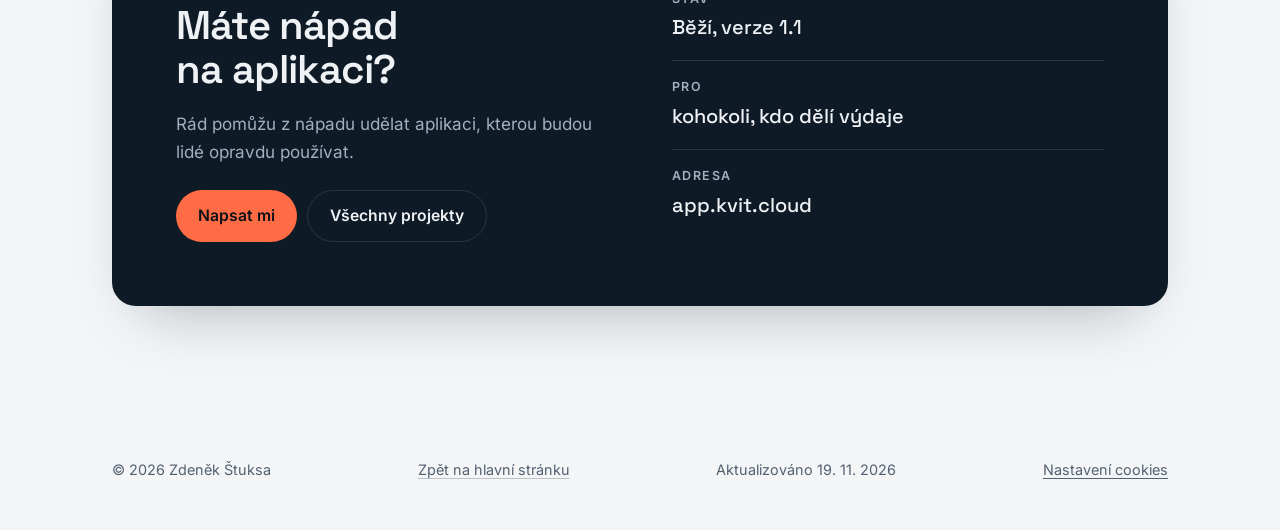
<file: kvit.html>
<!doctype html>
<html lang="cs">
<head>
  <meta charset="utf-8">
  <meta name="viewport" content="width=device-width, initial-scale=1">
  <meta name="robots" content="max-image-preview:large">
  <title>Kvit — Zdeněk Štuksa</title>
  <meta name="description" content="Kvit: aplikace na férové dělení společných výdajů. Skupiny, čtyři způsoby dělení, vyrovnání QR platbou, cizí měny a provoz i bez signálu.">
  <meta name="color-scheme" content="light dark">
  <meta name="theme-color" content="#f3f5f7" media="(prefers-color-scheme: light)">
  <meta name="theme-color" content="#0a1118" media="(prefers-color-scheme: dark)">
  <link rel="canonical" href="https://zdenekstuksa.cz/kvit.html">
  <meta property="og:type" content="article">
  <meta property="og:site_name" content="Zdeněk Štuksa">
  <meta name="twitter:card" content="summary_large_image">
  <meta property="og:locale" content="cs_CZ">
  <meta property="og:url" content="https://zdenekstuksa.cz/kvit.html">
  <meta property="og:title" content="Kvit — Zdeněk Štuksa">
  <meta property="og:description" content="Kvit: aplikace na férové dělení společných výdajů. Skupiny, čtyři způsoby dělení, vyrovnání QR platbou, cizí měny a provoz i bez signálu.">
  <meta property="og:image" content="https://zdenekstuksa.cz/assets/og-zdenek-stuksa.jpg">
  <meta property="og:image:width" content="1200">
  <meta property="og:image:height" content="630">
  <meta property="og:image:alt" content="Zdeněk Štuksa – e-commerce, Shoptet a AI">

  <link rel="icon" href="/favicon.ico" sizes="48x48">
  <link rel="icon" href="/favicon.svg" type="image/svg+xml">
  <link rel="apple-touch-icon" href="/apple-touch-icon.png">
  <link rel="preload" href="/assets/fonts/space-grotesk-latin.woff2" as="font" type="font/woff2" crossorigin>
  <link rel="preload" href="/assets/fonts/inter-latin.woff2" as="font" type="font/woff2" crossorigin>
  <link rel="stylesheet" href="styles.css">
  <script type="application/ld+json">
{
  "@context": "https://schema.org",
  "@graph": [
    {
      "@type": "WebPage",
      "@id": "https://zdenekstuksa.cz/kvit.html",
      "url": "https://zdenekstuksa.cz/kvit.html",
      "name": "Kvit — Zdeněk Štuksa",
      "description": "Kvit: aplikace na férové dělení společných výdajů. Skupiny, čtyři způsoby dělení, vyrovnání QR platbou, cizí měny a provoz i bez signálu.",
      "inLanguage": "cs",
      "isPartOf": {
        "@id": "https://zdenekstuksa.cz/#web"
      },
      "datePublished": "2026-11-19T00:00:00+01:00",
      "dateModified": "2026-11-19T00:00:00+01:00",
      "author": {
        "@type": "Person",
        "@id": "https://zdenekstuksa.cz/#zdenek",
        "name": "Zdeněk Štuksa",
        "url": "https://zdenekstuksa.cz/"
      }
    },
    {
      "@type": "BreadcrumbList",
      "itemListElement": [
        {
          "@type": "ListItem",
          "position": 1,
          "name": "Zdeněk Štuksa",
          "item": "https://zdenekstuksa.cz/"
        },
        {
          "@type": "ListItem",
          "position": 2,
          "name": "Kvit",
          "item": "https://zdenekstuksa.cz/kvit.html"
        }
      ]
    }
  ]
}
  </script>
</head>
<body>
  <a class="skip-link" href="#obsah">Přeskočit na obsah</a>

  <header class="site-header">
    <div class="wrap site-header__inner">
      <a class="brand" href="./" aria-label="Zdeněk Štuksa – úvod">
        <span class="brand__mark" aria-hidden="true">ZŠ</span>
        <span class="brand__name">Zdeněk Štuksa</span>
      </a>
      <nav class="nav" aria-label="Navigace projektu">
        <a href="#co-umi">Co umí</a>
        <a href="./#projekty">Projekty</a>
      </nav>
      <a class="nav__cta" href="./#kontakt">Kontakt</a>
    </div>
  </header>

  <main id="obsah">
    <!-- generováno: _zdroj/projekty.py -->
    <section class="cs-hero pj-hero">
      <canvas class="airflow" data-airflow aria-hidden="true"></canvas>
      <div class="wrap">
        <a class="cs-back" href="./#projekty">← Zpět na projekty</a>
        <div class="cs-hero__grid">
        <div>
          <p class="eyebrow">Vlastní aplikace · běží</p>
          <h1>Kvit</h1>
          <p class="cs-hero__lead">Aplikace na férové dělení společných výdajů. Založíš skupinu, pošleš kamarádům odkaz, píšete výdaje a Kvit na konci řekne, kdo komu kolik pošle. Vznikla z vlastní potřeby: chtěl jsem dělit výdaje s kamarády bez limitů a reklam.</p>
          <ul class="pj-meta" aria-label="Technologie a vlastnosti"><li>PWA</li><li>offline</li><li>QR platby</li><li>Supabase</li></ul>
          <div class="pj-actions"><a class="btn btn--primary" href="https://app.kvit.cloud/" rel="noopener">Otevřít Kvit ↗</a><a class="btn btn--on-dark" href="./#kontakt">Napsat mi</a></div>
        </div>
        <div class="pj-visual">
          <div class="phones"><figure class="phone"><img src="assets/kvit-skupiny.webp" alt="Kvit: seznam skupin" width="600" height="1022"></figure><figure class="phone"><img src="assets/kvit-prehled.webp" alt="Kvit: přehled skupiny s bilancí členů" width="600" height="1022"></figure><figure class="phone"><img src="assets/kvit-vyrovnani.webp" alt="Kvit: kdo komu kolik pošle, s QR platbou" width="600" height="1022"></figure><p class="phones__note">Snímky s ukázkovými daty.</p></div>
        </div>
        </div>
        <dl class="cs-stats">
          <div><dt>způsoby dělení výdajů</dt><dd>4</dd></div>
          <div><dt>platba při vyrovnání</dt><dd>QR</dd></div>
          <div><dt>funguje i bez signálu</dt><dd>offline</dd></div>
          <div><dt>listopad 2026</dt><dd>v1.1</dd></div>
        </dl>
      </div>
    </section>

    <section class="section">
      <div class="wrap">
        <header class="section__head">
          <p class="eyebrow">Zadání</p>
          <h2>Kdo komu kolik?</h2>
        </header>
        <ul class="cards cs-problems">
          <li class="card">
            <h3>Výlet, byt, dovolená</h3>
            <p>Při společných výdajích se rychle ztratí přehled. Kdo platil benzín, kdo nákup, kdo ubytování?</p>
          </li>
          <li class="card">
            <h3>Aplikace s limity</h3>
            <p>Podobné aplikace mají reklamy nebo omezení. Chtěl jsem jednoduchou a férovou.</p>
          </li>
        </ul>
        <p class="cs-answer">Kvit vede <strong>bilanci každého člena</strong> a na konci navrhne co nejméně plateb, kterými se všichni vyrovnají. Zaplatit jde rovnou QR kódem.</p>
      </div>
    </section>
    <section id="co-umi" class="section section--alt">
      <div class="wrap">
        <header class="section__head">
          <p class="eyebrow">Co jsem postavil a jak to pomáhá</p>
          <h2>Co Kvit umí</h2>
        </header>
        <ul class="cs-modules">
          <li class="cs-module">
            <h3>Skupiny pro každou příležitost</h3>
            <p>Výlet, domácnost, pár i půjčka. Kamarádi se připojí přes odkaz a nemusí mít účet.</p>
            <p class="cs-benefit">Skupina je založená za minutu.</p>
          </li>
          <li class="cs-module">
            <h3>Čtyři způsoby dělení</h3>
            <p>Rovným dílem, podle vah, přesnými částkami nebo procenty.</p>
            <p class="cs-benefit">Férově, i když každý jedl něco jiného.</p>
          </li>
          <li class="cs-module">
            <h3>Vyrovnání na pár klepnutí</h3>
            <p>Kdo komu kolik pošle, s QR platbou do banky.</p>
            <p class="cs-benefit">Žádné přepisování čísel účtů.</p>
          </li>
          <li class="cs-module">
            <h3>Opakované výdaje a účtenky</h3>
            <p>Nájem a předplatné se zapíšou samy, k výdaji jde přiložit účtenka.</p>
            <p class="cs-benefit">Nic se nezapomene.</p>
          </li>
          <li class="cs-module">
            <h3>Cizí měny a grafy</h3>
            <p>Kurzy podle ČNB a grafy útrat ve verzi Pro.</p>
            <p class="cs-benefit">Přehled i z dovolené v zahraničí.</p>
          </li>
          <li class="cs-module">
            <h3>Offline a upozornění</h3>
            <p>Funguje i bez signálu a data se srovnají později. Upozornění, připomínky a export.</p>
            <p class="cs-benefit">Výdaj zapíšete i na horách bez signálu.</p>
          </li>
        </ul>
        <p class="brands">
          <span class="brands__label">Technologie</span>
          <span class="brands__list">React · TypeScript · Vite · Tailwind · Supabase na vlastním serveru · PowerSync · Docker</span>
        </p>
      </div>
    </section>
    <section id="dalsi" class="section">
      <div class="wrap">
        <header class="section__head">
          <p class="eyebrow">Další projekty</p>
          <h2>Co jsem postavil dál</h2>
        </header>
        <nav class="pj-next" aria-label="Předchozí a další projekt">
          <a href="ucetni-kancelar.html" rel="prev"><small>← Předchozí</small><strong>Účetní kancelář</strong></a>
          <a href="najedno.html" rel="next"><small>Další →</small><strong>NaJedno</strong></a>
        </nav>
        <ul class="pj-all" aria-label="Všechny projekty">
          <li><a href="middleware.html">Middleware Ventilek</a></li>
          <li><a href="kompresory-vzduchotechnika.html">Kompresory-Vzduchotechnika.cz</a></li>
          <li><a href="zakaznicka-aplikace.html">Zákaznická aplikace</a></li>
          <li><a href="sablona-eshopu.html">Šablona e-shopu</a></li>
          <li><a href="newslettery.html">AI newslettery</a></li>
          <li><a href="parovani-katalogu.html">Párování katalogu</a></li>
          <li><a href="martin-kuska.html">Martin Kuška</a></li>
          <li><a href="dundee-agency.html">Dundee Agency</a></li>
          <li><a href="pro-jachting.html">Pro-jachting.cz</a></li>
          <li><a href="ucetni-kancelar.html">Účetní kancelář</a></li>
          <li><a href="kvit.html" aria-current="page">Kvit</a></li>
          <li><a href="najedno.html">NaJedno</a></li>
        </ul>
      </div>
    </section>

    <section class="section">
      <div class="wrap">
        <div class="contact">
          <div class="contact__intro">
            <p class="eyebrow eyebrow--invert">Spolupráce</p>
            <h2>Máte nápad na aplikaci?</h2>
            <p>Rád pomůžu z nápadu udělat aplikaci, kterou budou lidé opravdu používat.</p>
            <div class="contact__actions">
              <a class="btn btn--primary" href="./#kontakt">Napsat mi</a>
              <a class="btn btn--ghost" href="./#projekty">Všechny projekty</a>
            </div>
          </div>
          <ul class="contact__list">
            <li>
              <span class="contact__label">Stav</span>
              <span>Běží, verze 1.1</span>
            </li>
            <li>
              <span class="contact__label">Pro</span>
              <span>kohokoli, kdo dělí výdaje</span>
            </li>
            <li>
              <span class="contact__label">Adresa</span>
              <span>app.kvit.cloud</span>
            </li>
          </ul>
        </div>
      </div>
    </section>
  </main>

  <footer class="site-footer">
    <div class="wrap site-footer__inner">
      <span>© <span data-year>2026</span> Zdeněk Štuksa</span>
      <span><a href="./">Zpět na hlavní stránku</a></span>
      <span>Aktualizováno <time datetime="2026-11-19" data-upraveno>19. 11. 2026</time></span>
      <button type="button" class="footer-link" data-consent-open hidden>Nastavení cookies</button>
    </div>
  </footer>

  <script src="script.js" defer></script>
</body>
</html>
</file>
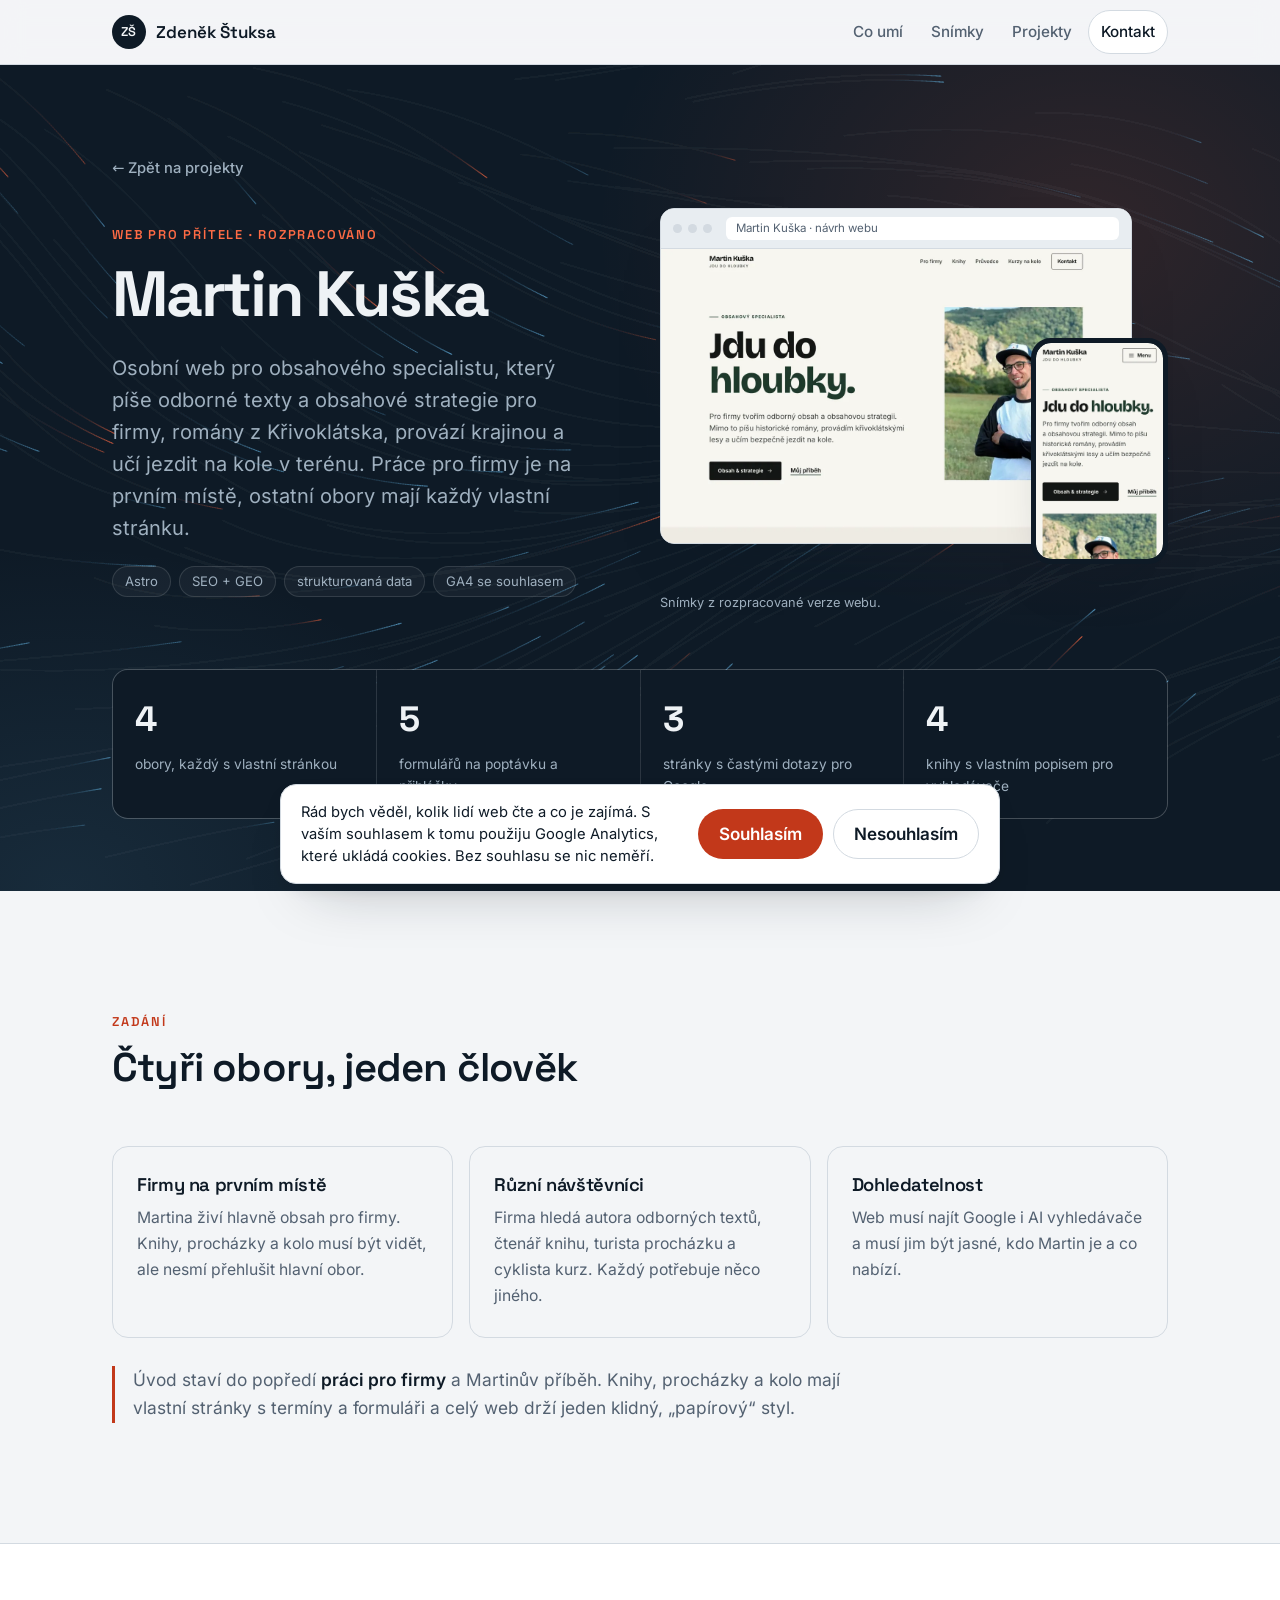
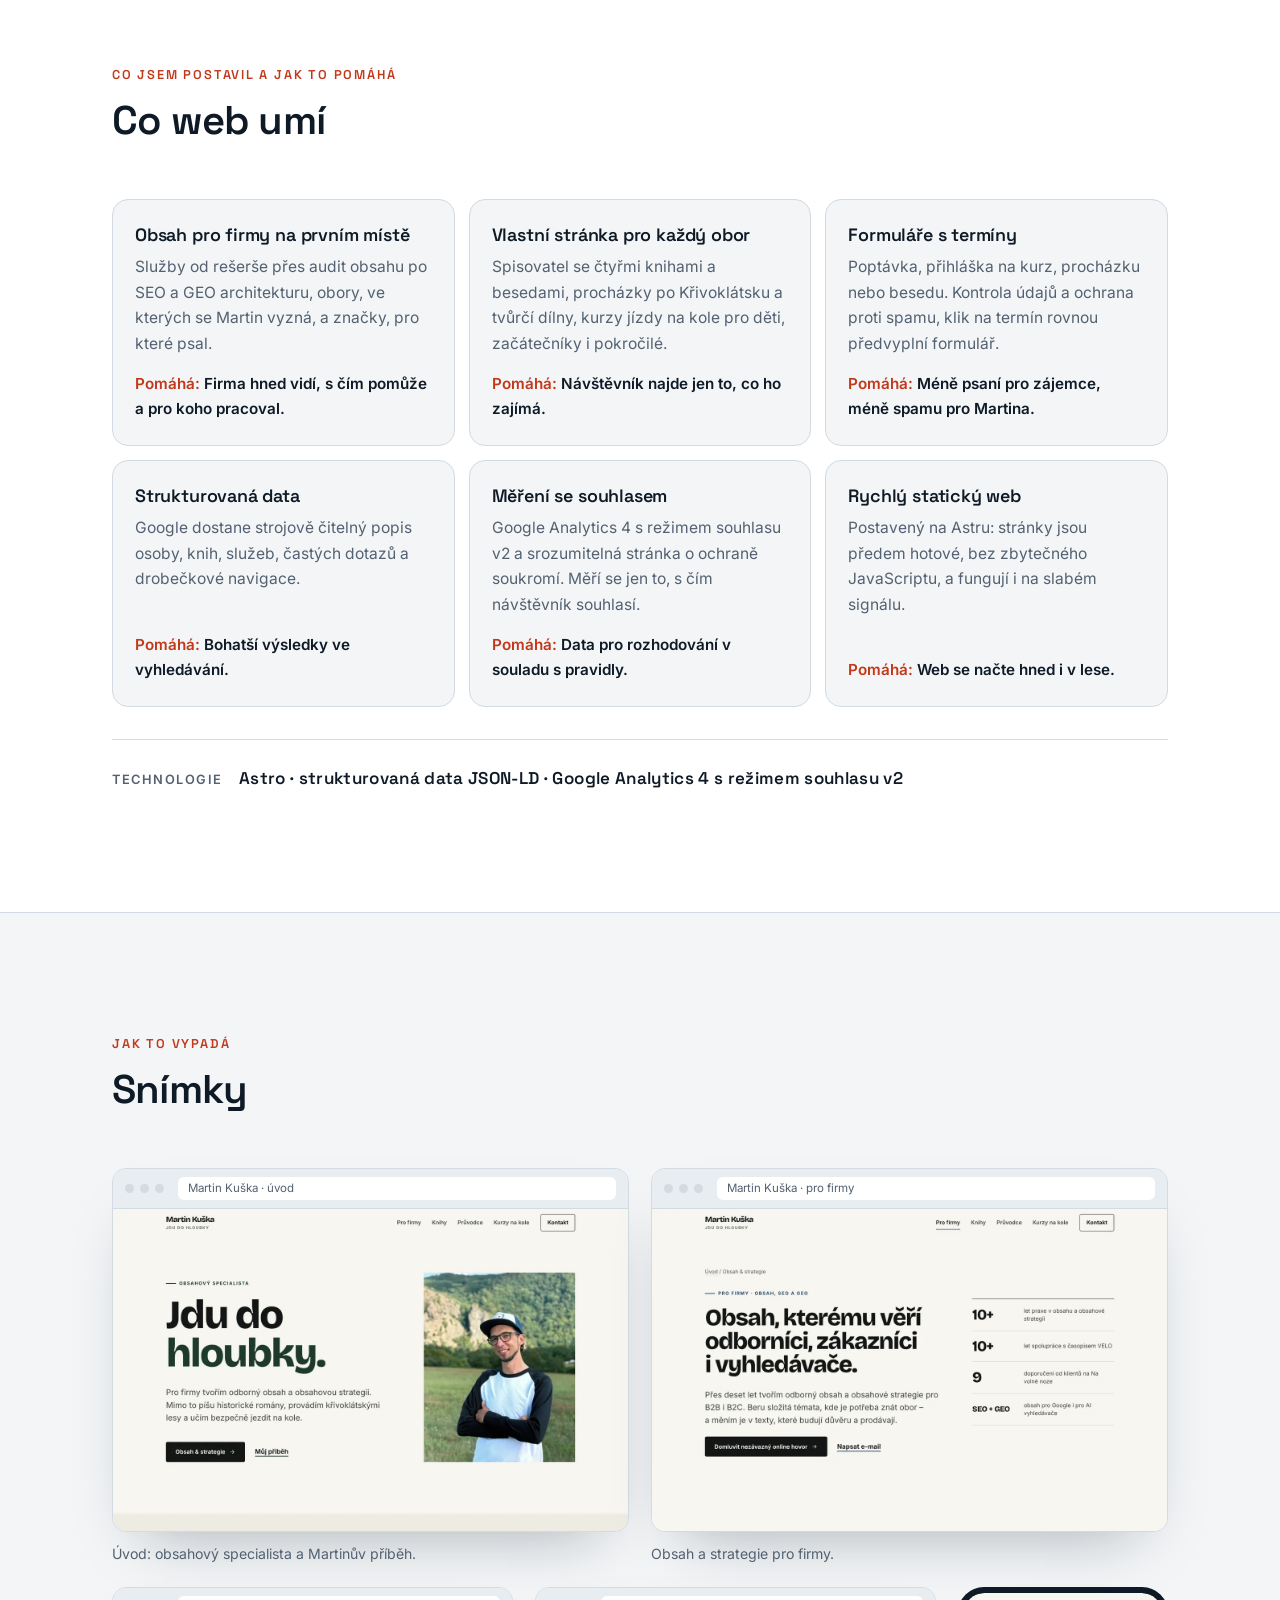
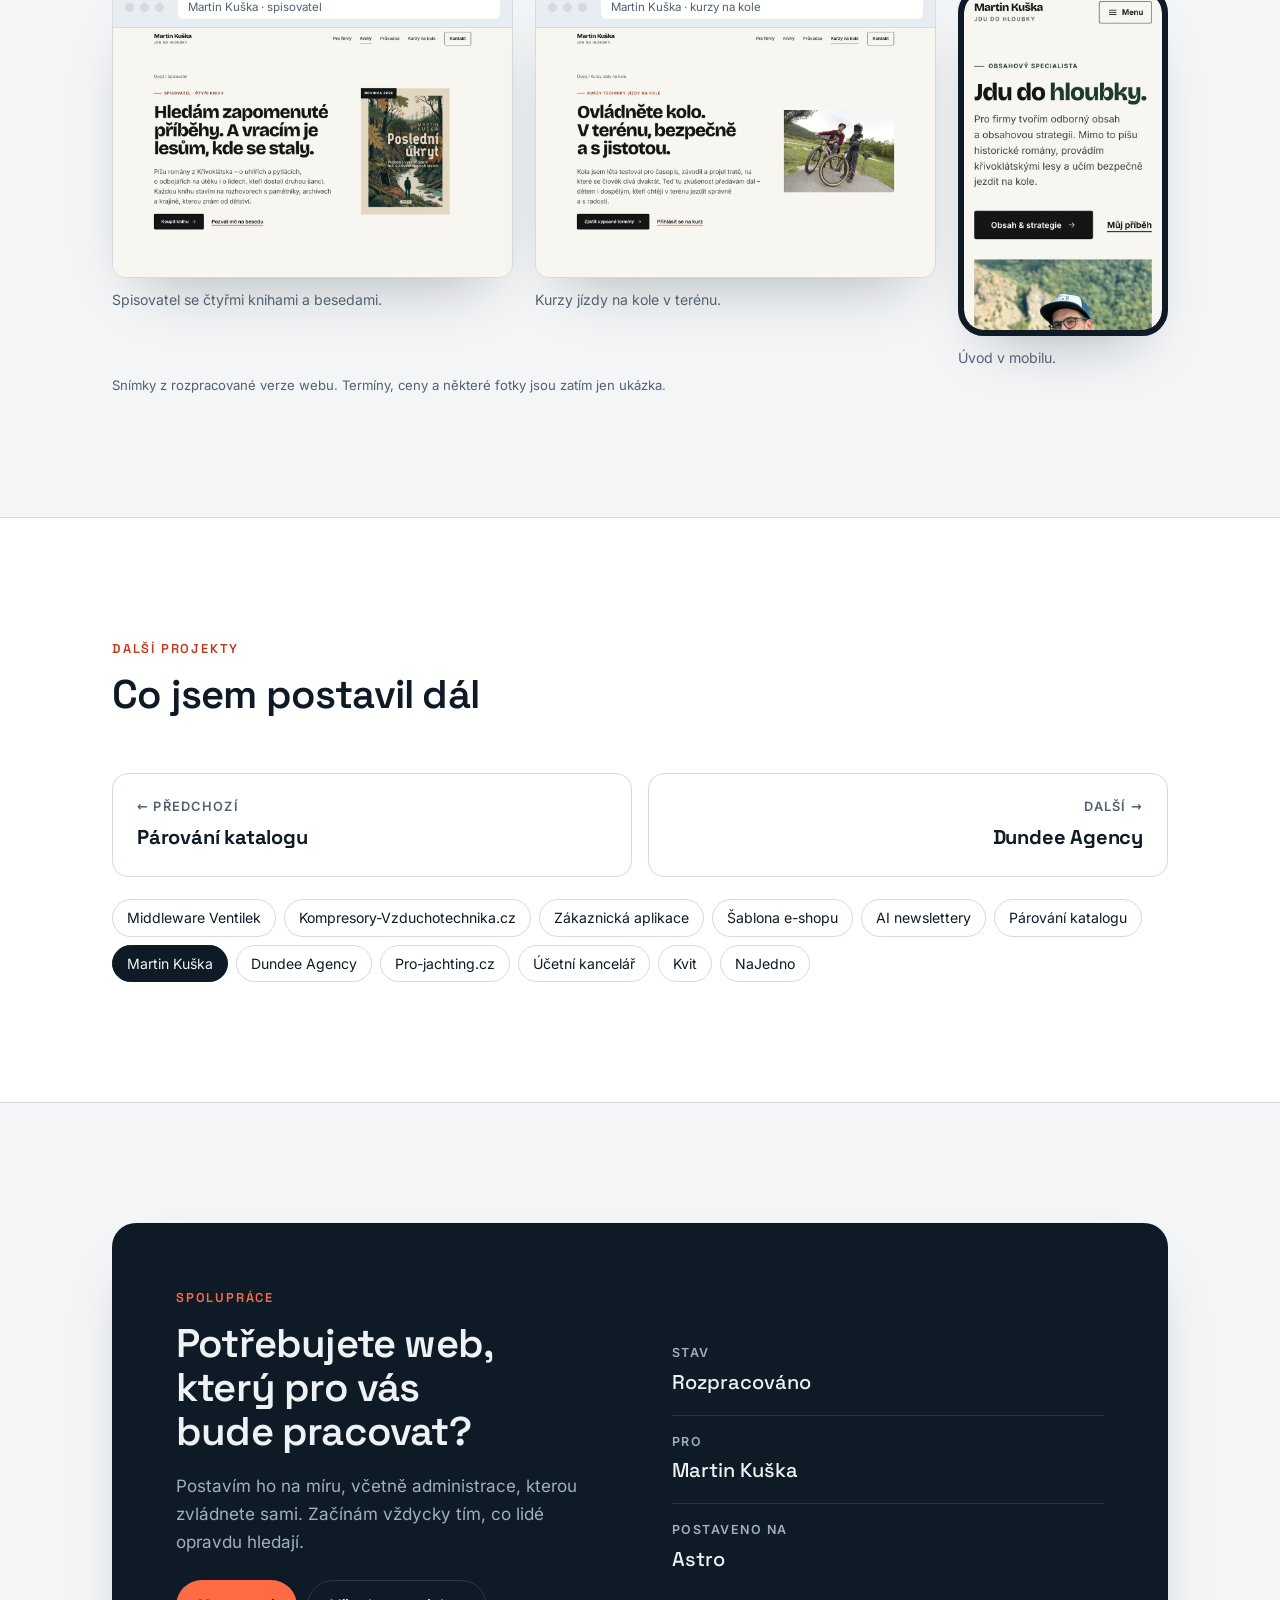
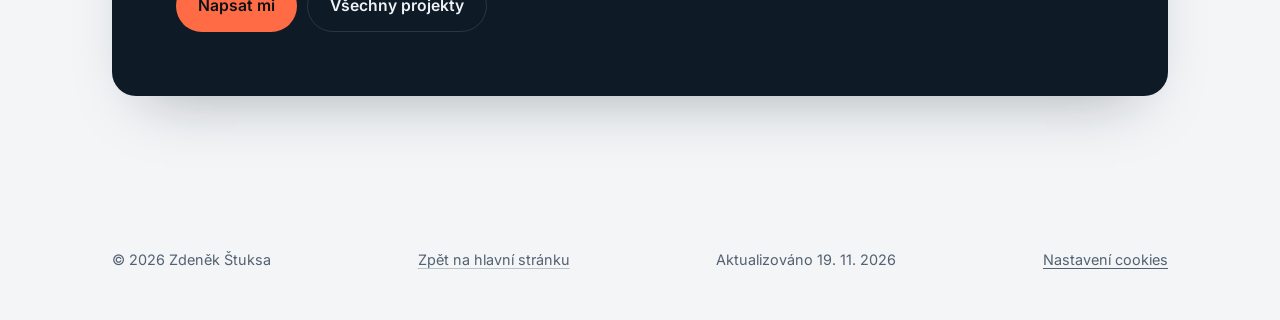
<file: martin-kuska.html>
<!doctype html>
<html lang="cs">
<head>
  <meta charset="utf-8">
  <meta name="viewport" content="width=device-width, initial-scale=1">
  <meta name="robots" content="max-image-preview:large">
  <title>Martin Kuška, obsahový specialista a spisovatel — Zdeněk Štuksa</title>
  <meta name="description" content="Web pro obsahového specialistu, autora románů z Křivoklátska a lektora jízdy na kole. Pro každý obor vlastní stránka a formulář, měření se souhlasem.">
  <meta name="color-scheme" content="light dark">
  <meta name="theme-color" content="#f3f5f7" media="(prefers-color-scheme: light)">
  <meta name="theme-color" content="#0a1118" media="(prefers-color-scheme: dark)">
  <link rel="canonical" href="https://zdenekstuksa.cz/martin-kuska.html">
  <meta property="og:type" content="article">
  <meta property="og:site_name" content="Zdeněk Štuksa">
  <meta name="twitter:card" content="summary_large_image">
  <meta property="og:locale" content="cs_CZ">
  <meta property="og:url" content="https://zdenekstuksa.cz/martin-kuska.html">
  <meta property="og:title" content="Martin Kuška, obsahový specialista a spisovatel — Zdeněk Štuksa">
  <meta property="og:description" content="Web pro obsahového specialistu, autora románů z Křivoklátska a lektora jízdy na kole. Pro každý obor vlastní stránka a formulář, měření se souhlasem.">
  <meta property="og:image" content="https://zdenekstuksa.cz/assets/og-zdenek-stuksa.jpg">
  <meta property="og:image:width" content="1200">
  <meta property="og:image:height" content="630">
  <meta property="og:image:alt" content="Zdeněk Štuksa – e-commerce, Shoptet a AI">

  <link rel="icon" href="/favicon.ico" sizes="48x48">
  <link rel="icon" href="/favicon.svg" type="image/svg+xml">
  <link rel="apple-touch-icon" href="/apple-touch-icon.png">
  <link rel="preload" href="/assets/fonts/space-grotesk-latin.woff2" as="font" type="font/woff2" crossorigin>
  <link rel="preload" href="/assets/fonts/inter-latin.woff2" as="font" type="font/woff2" crossorigin>
  <link rel="stylesheet" href="styles.css">
  <script type="application/ld+json">
{
  "@context": "https://schema.org",
  "@graph": [
    {
      "@type": "WebPage",
      "@id": "https://zdenekstuksa.cz/martin-kuska.html",
      "url": "https://zdenekstuksa.cz/martin-kuska.html",
      "name": "Martin Kuška, obsahový specialista a spisovatel — Zdeněk Štuksa",
      "description": "Web pro obsahového specialistu, autora románů z Křivoklátska a lektora jízdy na kole. Pro každý obor vlastní stránka a formulář, měření se souhlasem.",
      "inLanguage": "cs",
      "isPartOf": {
        "@id": "https://zdenekstuksa.cz/#web"
      },
      "datePublished": "2026-11-19T00:00:00+01:00",
      "dateModified": "2026-11-19T00:00:00+01:00",
      "author": {
        "@type": "Person",
        "@id": "https://zdenekstuksa.cz/#zdenek",
        "name": "Zdeněk Štuksa",
        "url": "https://zdenekstuksa.cz/"
      }
    },
    {
      "@type": "BreadcrumbList",
      "itemListElement": [
        {
          "@type": "ListItem",
          "position": 1,
          "name": "Zdeněk Štuksa",
          "item": "https://zdenekstuksa.cz/"
        },
        {
          "@type": "ListItem",
          "position": 2,
          "name": "Martin Kuška, obsahový specialista a spisovatel",
          "item": "https://zdenekstuksa.cz/martin-kuska.html"
        }
      ]
    }
  ]
}
  </script>
</head>
<body>
  <a class="skip-link" href="#obsah">Přeskočit na obsah</a>

  <header class="site-header">
    <div class="wrap site-header__inner">
      <a class="brand" href="./" aria-label="Zdeněk Štuksa – úvod">
        <span class="brand__mark" aria-hidden="true">ZŠ</span>
        <span class="brand__name">Zdeněk Štuksa</span>
      </a>
      <nav class="nav" aria-label="Navigace projektu">
        <a href="#co-umi">Co umí</a>
        <a href="#galerie">Snímky</a>
        <a href="./#projekty">Projekty</a>
      </nav>
      <a class="nav__cta" href="./#kontakt">Kontakt</a>
    </div>
  </header>

  <main id="obsah">
    <!-- generováno: _zdroj/projekty.py -->
    <section class="cs-hero pj-hero">
      <canvas class="airflow" data-airflow aria-hidden="true"></canvas>
      <div class="wrap">
        <a class="cs-back" href="./#projekty">← Zpět na projekty</a>
        <div class="cs-hero__grid">
        <div>
          <p class="eyebrow">Web pro přítele · rozpracováno</p>
          <h1>Martin Kuška</h1>
          <p class="cs-hero__lead">Osobní web pro obsahového specialistu, který píše odborné texty a obsahové strategie pro firmy, romány z Křivoklátska, provází krajinou a učí jezdit na kole v terénu. Práce pro firmy je na prvním místě, ostatní obory mají každý vlastní stránku.</p>
          <ul class="pj-meta" aria-label="Technologie a vlastnosti"><li>Astro</li><li>SEO + GEO</li><li>strukturovaná data</li><li>GA4 se souhlasem</li></ul>
        </div>
        <div class="pj-visual">
          <div class="pj-stage"><figure class="shot"><div class="shot__bar" aria-hidden="true"><i></i><i></i><i></i><span>Martin Kuška · návrh webu</span></div><img src="assets/kuska-uvod.webp" alt="Návrh webu Martina Kušky: úvodní stránka" width="1280" height="800" fetchpriority="high"></figure><figure class="phone"><img src="assets/kuska-mobil.webp" alt="Návrh webu Martina Kušky v mobilu" width="600" height="1022"></figure></div><p class="pj-note">Snímky z rozpracované verze webu.</p>
        </div>
        </div>
        <dl class="cs-stats">
          <div><dt>obory, každý s vlastní stránkou</dt><dd>4</dd></div>
          <div><dt>formulářů na poptávku a přihlášky</dt><dd>5</dd></div>
          <div><dt>stránky s častými dotazy pro Google</dt><dd>3</dd></div>
          <div><dt>knihy s vlastním popisem pro vyhledávače</dt><dd>4</dd></div>
        </dl>
      </div>
    </section>

    <section class="section">
      <div class="wrap">
        <header class="section__head">
          <p class="eyebrow">Zadání</p>
          <h2>Čtyři obory, jeden člověk</h2>
        </header>
        <ul class="cards cs-problems">
          <li class="card">
            <h3>Firmy na prvním místě</h3>
            <p>Martina živí hlavně obsah pro firmy. Knihy, procházky a kolo musí být vidět, ale nesmí přehlušit hlavní obor.</p>
          </li>
          <li class="card">
            <h3>Různí návštěvníci</h3>
            <p>Firma hledá autora odborných textů, čtenář knihu, turista procházku a cyklista kurz. Každý potřebuje něco jiného.</p>
          </li>
          <li class="card">
            <h3>Dohledatelnost</h3>
            <p>Web musí najít Google i AI vyhledávače a musí jim být jasné, kdo Martin je a co nabízí.</p>
          </li>
        </ul>
        <p class="cs-answer">Úvod staví do popředí <strong>práci pro firmy</strong> a Martinův příběh. Knihy, procházky a kolo mají vlastní stránky s termíny a formuláři a celý web drží jeden klidný, „papírový“ styl.</p>
      </div>
    </section>
    <section id="co-umi" class="section section--alt">
      <div class="wrap">
        <header class="section__head">
          <p class="eyebrow">Co jsem postavil a jak to pomáhá</p>
          <h2>Co web umí</h2>
        </header>
        <ul class="cs-modules">
          <li class="cs-module">
            <h3>Obsah pro firmy na prvním místě</h3>
            <p>Služby od rešerše přes audit obsahu po SEO a GEO architekturu, obory, ve kterých se Martin vyzná, a značky, pro které psal.</p>
            <p class="cs-benefit">Firma hned vidí, s čím pomůže a pro koho pracoval.</p>
          </li>
          <li class="cs-module">
            <h3>Vlastní stránka pro každý obor</h3>
            <p>Spisovatel se čtyřmi knihami a besedami, procházky po Křivoklátsku a tvůrčí dílny, kurzy jízdy na kole pro děti, začátečníky i pokročilé.</p>
            <p class="cs-benefit">Návštěvník najde jen to, co ho zajímá.</p>
          </li>
          <li class="cs-module">
            <h3>Formuláře s termíny</h3>
            <p>Poptávka, přihláška na kurz, procházku nebo besedu. Kontrola údajů a ochrana proti spamu, klik na termín rovnou předvyplní formulář.</p>
            <p class="cs-benefit">Méně psaní pro zájemce, méně spamu pro Martina.</p>
          </li>
          <li class="cs-module">
            <h3>Strukturovaná data</h3>
            <p>Google dostane strojově čitelný popis osoby, knih, služeb, častých dotazů a drobečkové navigace.</p>
            <p class="cs-benefit">Bohatší výsledky ve vyhledávání.</p>
          </li>
          <li class="cs-module">
            <h3>Měření se souhlasem</h3>
            <p>Google Analytics 4 s režimem souhlasu v2 a srozumitelná stránka o ochraně soukromí. Měří se jen to, s čím návštěvník souhlasí.</p>
            <p class="cs-benefit">Data pro rozhodování v souladu s pravidly.</p>
          </li>
          <li class="cs-module">
            <h3>Rychlý statický web</h3>
            <p>Postavený na Astru: stránky jsou předem hotové, bez zbytečného JavaScriptu, a fungují i na slabém signálu.</p>
            <p class="cs-benefit">Web se načte hned i v lese.</p>
          </li>
        </ul>
        <p class="brands">
          <span class="brands__label">Technologie</span>
          <span class="brands__list">Astro · strukturovaná data JSON-LD · Google Analytics 4 s režimem souhlasu v2</span>
        </p>
      </div>
    </section>
    <section id="galerie" class="section">
      <div class="wrap">
        <header class="section__head">
          <p class="eyebrow">Jak to vypadá</p>
          <h2>Snímky</h2>
        </header>
        <ul class="gallery">
          <li><figure><figure class="shot"><div class="shot__bar" aria-hidden="true"><i></i><i></i><i></i><span>Martin Kuška · úvod</span></div><img src="assets/kuska-uvod.webp" alt="Úvod: obsahový specialista a Martinův příběh." width="1280" height="800" loading="lazy"></figure><figcaption>Úvod: obsahový specialista a Martinův příběh.</figcaption></figure></li>
          <li><figure><figure class="shot"><div class="shot__bar" aria-hidden="true"><i></i><i></i><i></i><span>Martin Kuška · pro firmy</span></div><img src="assets/kuska-firmy.webp" alt="Obsah a strategie pro firmy." width="1280" height="800" loading="lazy"></figure><figcaption>Obsah a strategie pro firmy.</figcaption></figure></li>
          <li><figure><figure class="shot"><div class="shot__bar" aria-hidden="true"><i></i><i></i><i></i><span>Martin Kuška · spisovatel</span></div><img src="assets/kuska-spisovatel.webp" alt="Spisovatel se čtyřmi knihami a besedami." width="1280" height="800" loading="lazy"></figure><figcaption>Spisovatel se čtyřmi knihami a besedami.</figcaption></figure></li>
          <li><figure><figure class="shot"><div class="shot__bar" aria-hidden="true"><i></i><i></i><i></i><span>Martin Kuška · kurzy na kole</span></div><img src="assets/kuska-kolo.webp" alt="Kurzy jízdy na kole v terénu." width="1280" height="800" loading="lazy"></figure><figcaption>Kurzy jízdy na kole v terénu.</figcaption></figure></li>
          <li class="gallery__phone"><figure><div class="phone"><img src="assets/kuska-mobil.webp" alt="Úvod v mobilu." width="600" height="1022" loading="lazy"></div><figcaption>Úvod v mobilu.</figcaption></figure></li>
        </ul>
        <p class="phones__note" style="text-align: left">Snímky z rozpracované verze webu. Termíny, ceny a některé fotky jsou zatím jen ukázka.</p>
      </div>
    </section>
    <section id="dalsi" class="section section--alt">
      <div class="wrap">
        <header class="section__head">
          <p class="eyebrow">Další projekty</p>
          <h2>Co jsem postavil dál</h2>
        </header>
        <nav class="pj-next" aria-label="Předchozí a další projekt">
          <a href="parovani-katalogu.html" rel="prev"><small>← Předchozí</small><strong>Párování katalogu</strong></a>
          <a href="dundee-agency.html" rel="next"><small>Další →</small><strong>Dundee Agency</strong></a>
        </nav>
        <ul class="pj-all" aria-label="Všechny projekty">
          <li><a href="middleware.html">Middleware Ventilek</a></li>
          <li><a href="kompresory-vzduchotechnika.html">Kompresory-Vzduchotechnika.cz</a></li>
          <li><a href="zakaznicka-aplikace.html">Zákaznická aplikace</a></li>
          <li><a href="sablona-eshopu.html">Šablona e-shopu</a></li>
          <li><a href="newslettery.html">AI newslettery</a></li>
          <li><a href="parovani-katalogu.html">Párování katalogu</a></li>
          <li><a href="martin-kuska.html" aria-current="page">Martin Kuška</a></li>
          <li><a href="dundee-agency.html">Dundee Agency</a></li>
          <li><a href="pro-jachting.html">Pro-jachting.cz</a></li>
          <li><a href="ucetni-kancelar.html">Účetní kancelář</a></li>
          <li><a href="kvit.html">Kvit</a></li>
          <li><a href="najedno.html">NaJedno</a></li>
        </ul>
      </div>
    </section>

    <section class="section">
      <div class="wrap">
        <div class="contact">
          <div class="contact__intro">
            <p class="eyebrow eyebrow--invert">Spolupráce</p>
            <h2>Potřebujete web, který pro vás bude pracovat?</h2>
            <p>Postavím ho na míru, včetně administrace, kterou zvládnete sami. Začínám vždycky tím, co lidé opravdu hledají.</p>
            <div class="contact__actions">
              <a class="btn btn--primary" href="./#kontakt">Napsat mi</a>
              <a class="btn btn--ghost" href="./#projekty">Všechny projekty</a>
            </div>
          </div>
          <ul class="contact__list">
            <li>
              <span class="contact__label">Stav</span>
              <span>Rozpracováno</span>
            </li>
            <li>
              <span class="contact__label">Pro</span>
              <span>Martin Kuška</span>
            </li>
            <li>
              <span class="contact__label">Postaveno na</span>
              <span>Astro</span>
            </li>
          </ul>
        </div>
      </div>
    </section>
  </main>

  <footer class="site-footer">
    <div class="wrap site-footer__inner">
      <span>© <span data-year>2026</span> Zdeněk Štuksa</span>
      <span><a href="./">Zpět na hlavní stránku</a></span>
      <span>Aktualizováno <time datetime="2026-11-19" data-upraveno>19. 11. 2026</time></span>
      <button type="button" class="footer-link" data-consent-open hidden>Nastavení cookies</button>
    </div>
  </footer>

  <script src="script.js" defer></script>
</body>
</html>
</file>
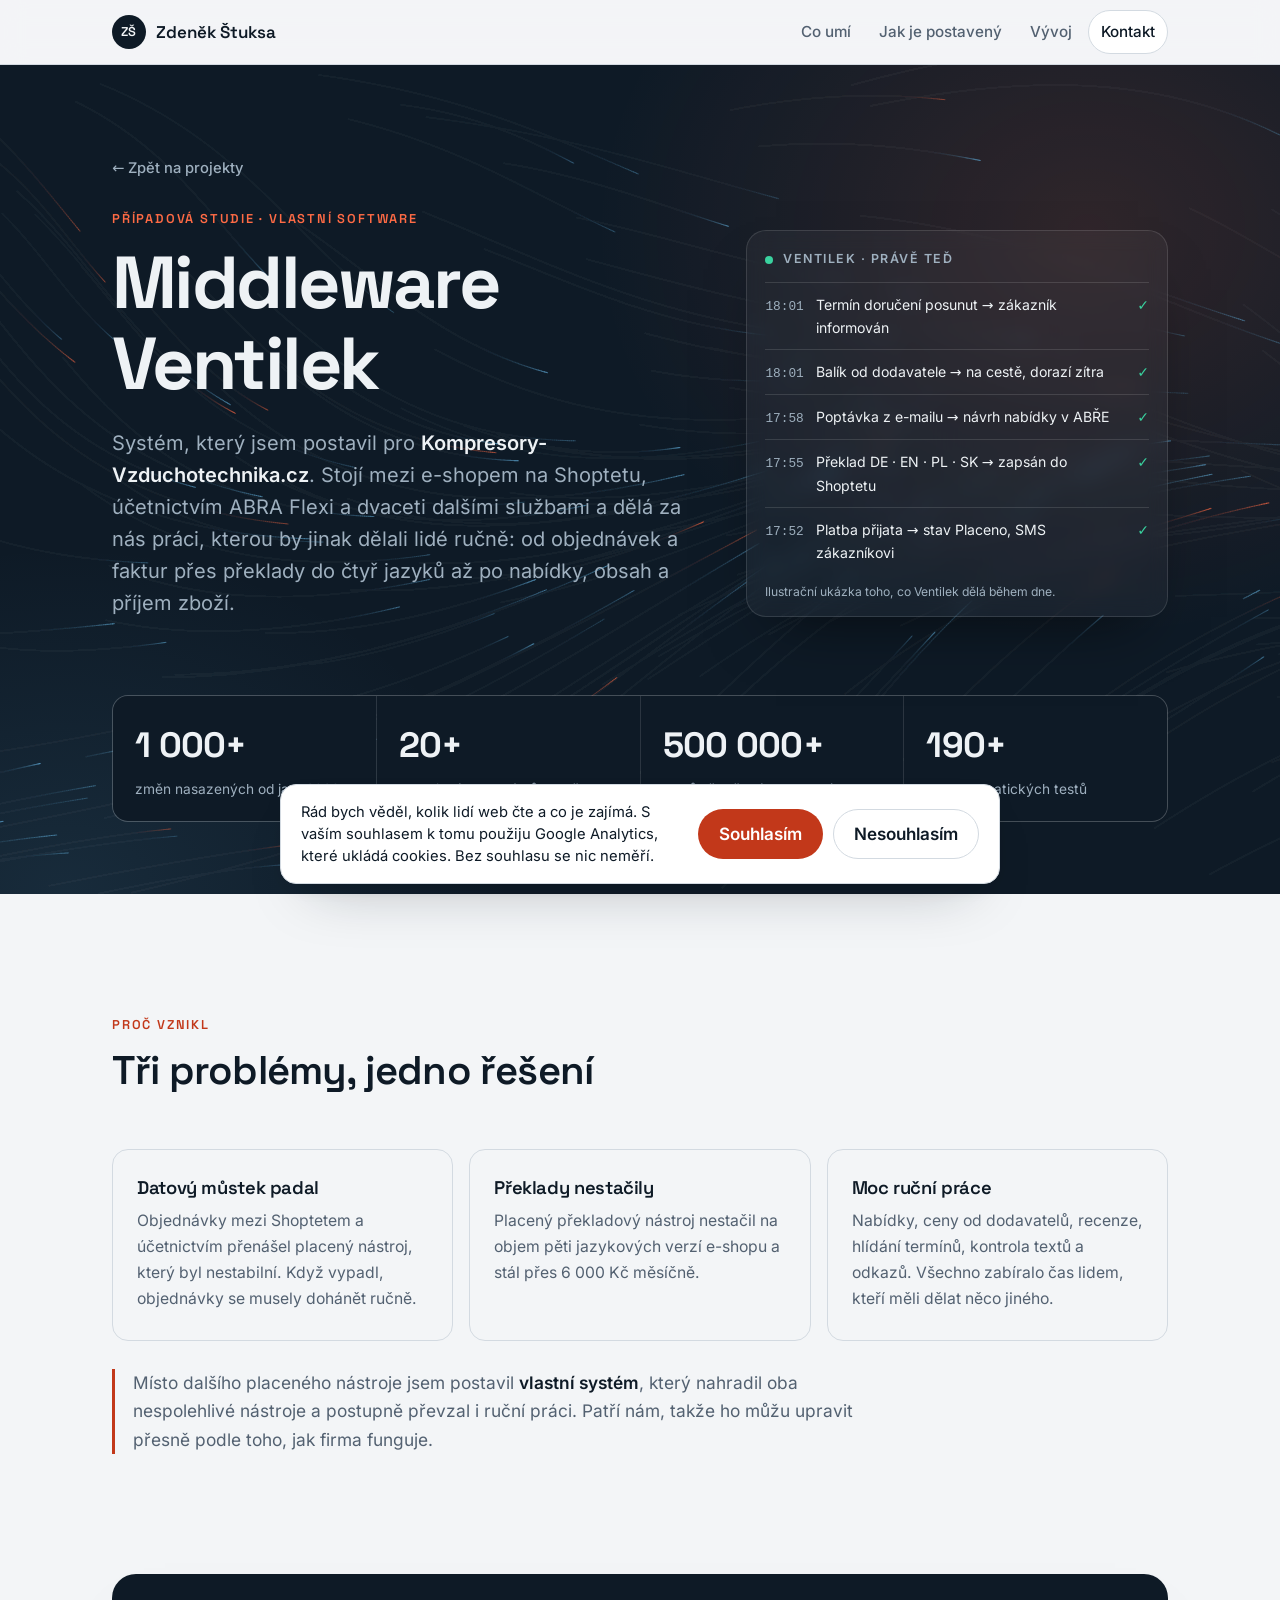
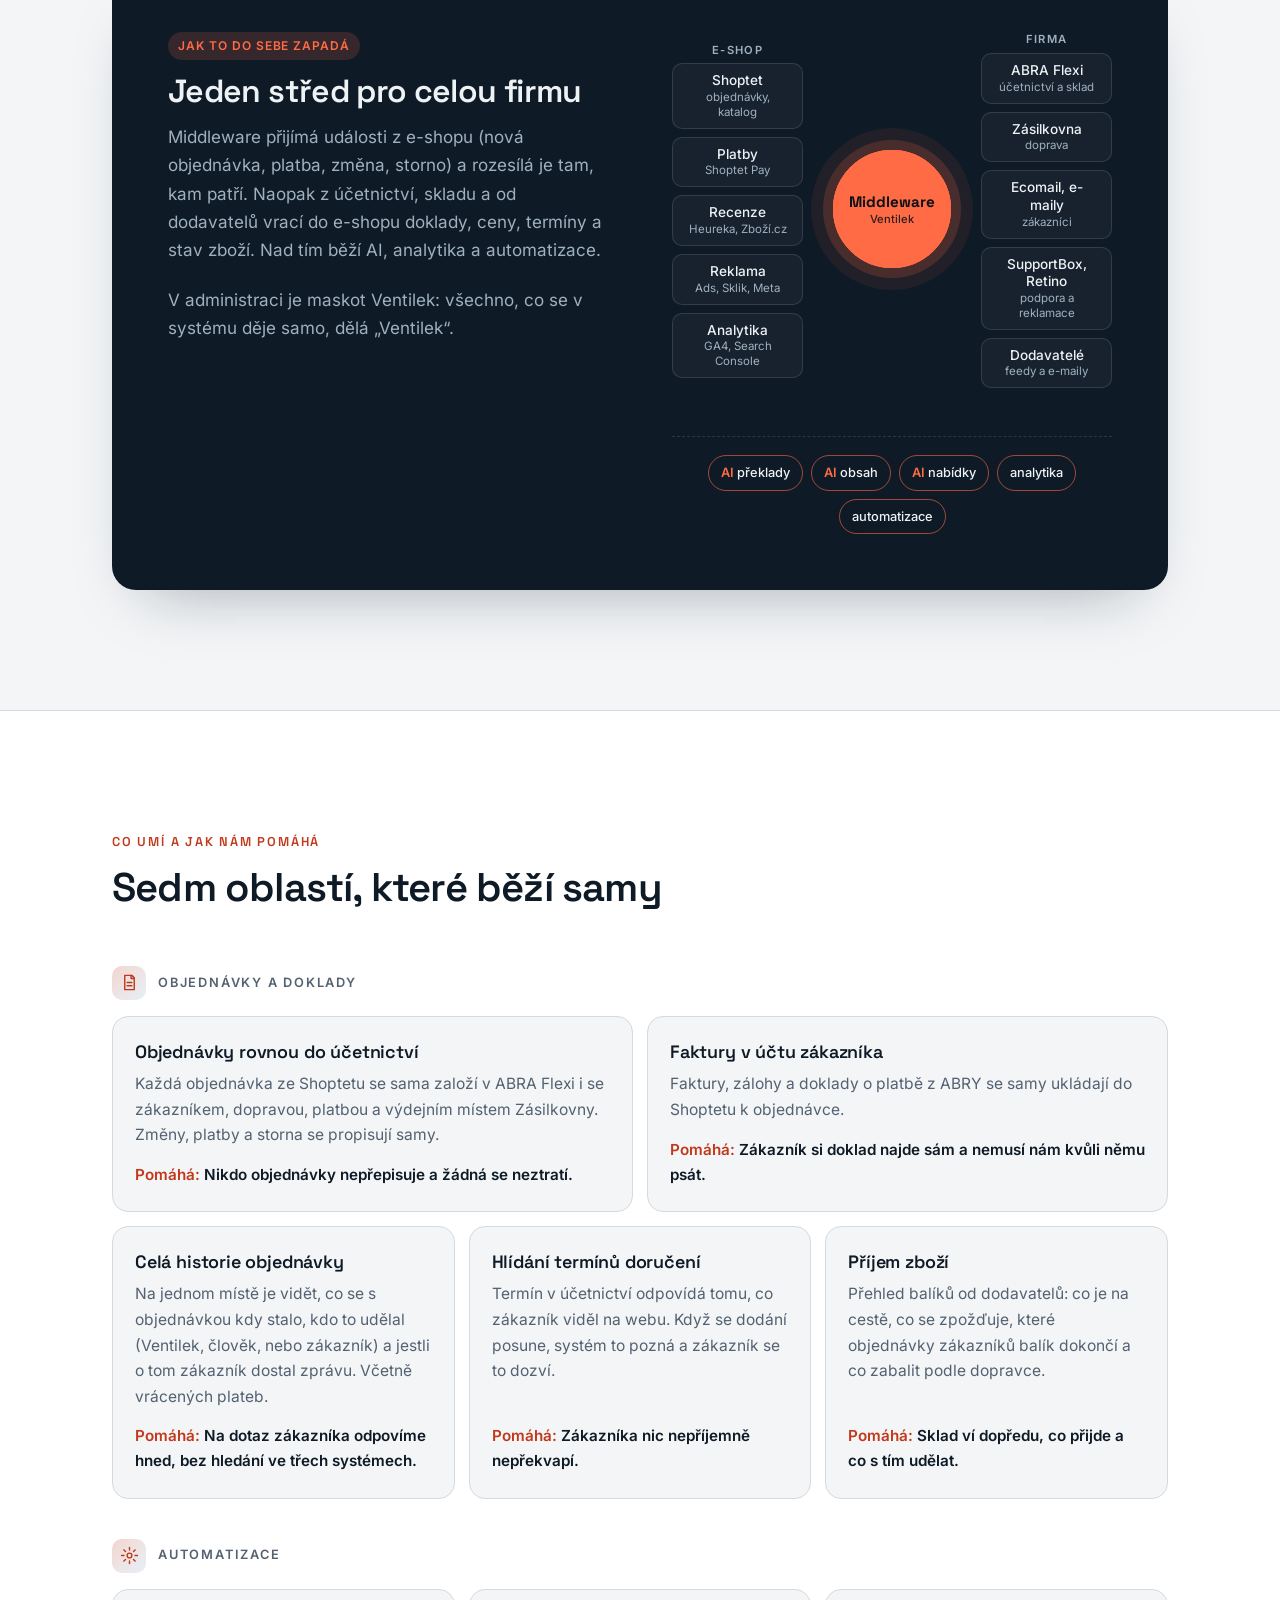
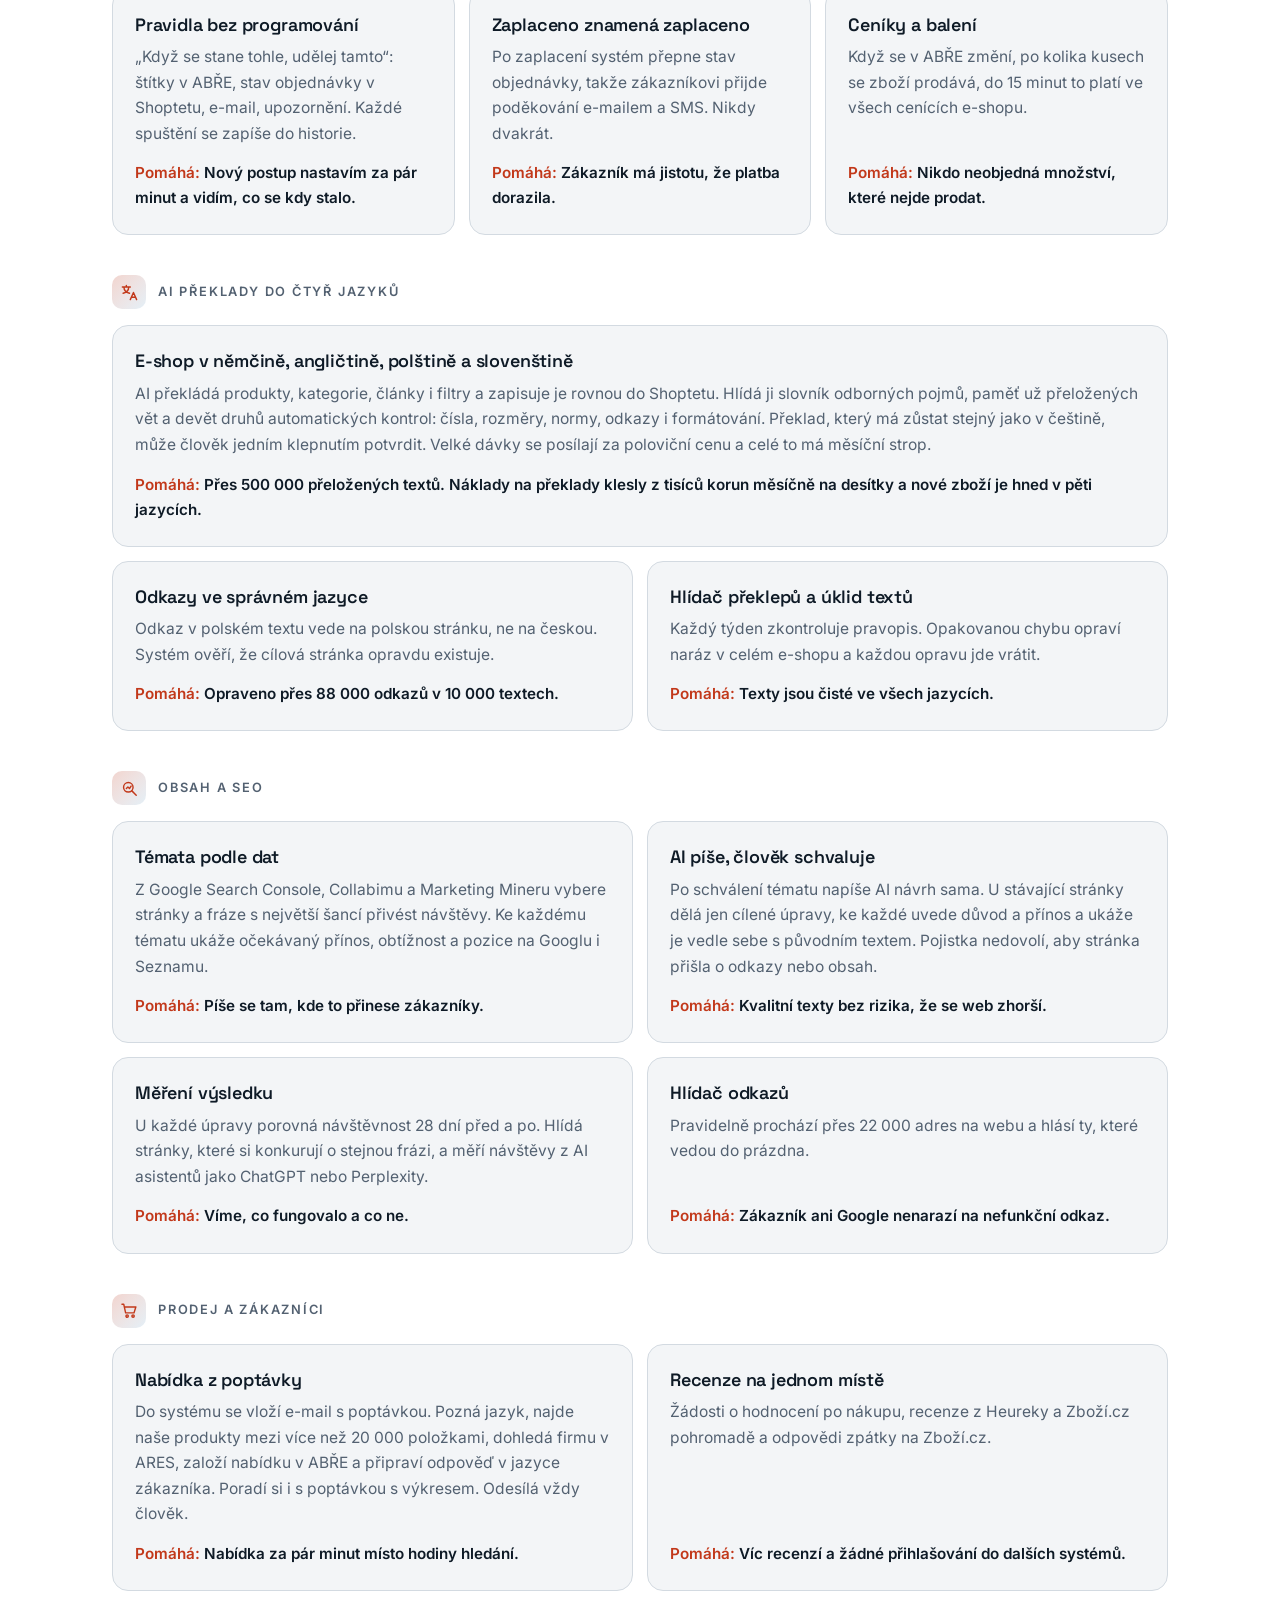
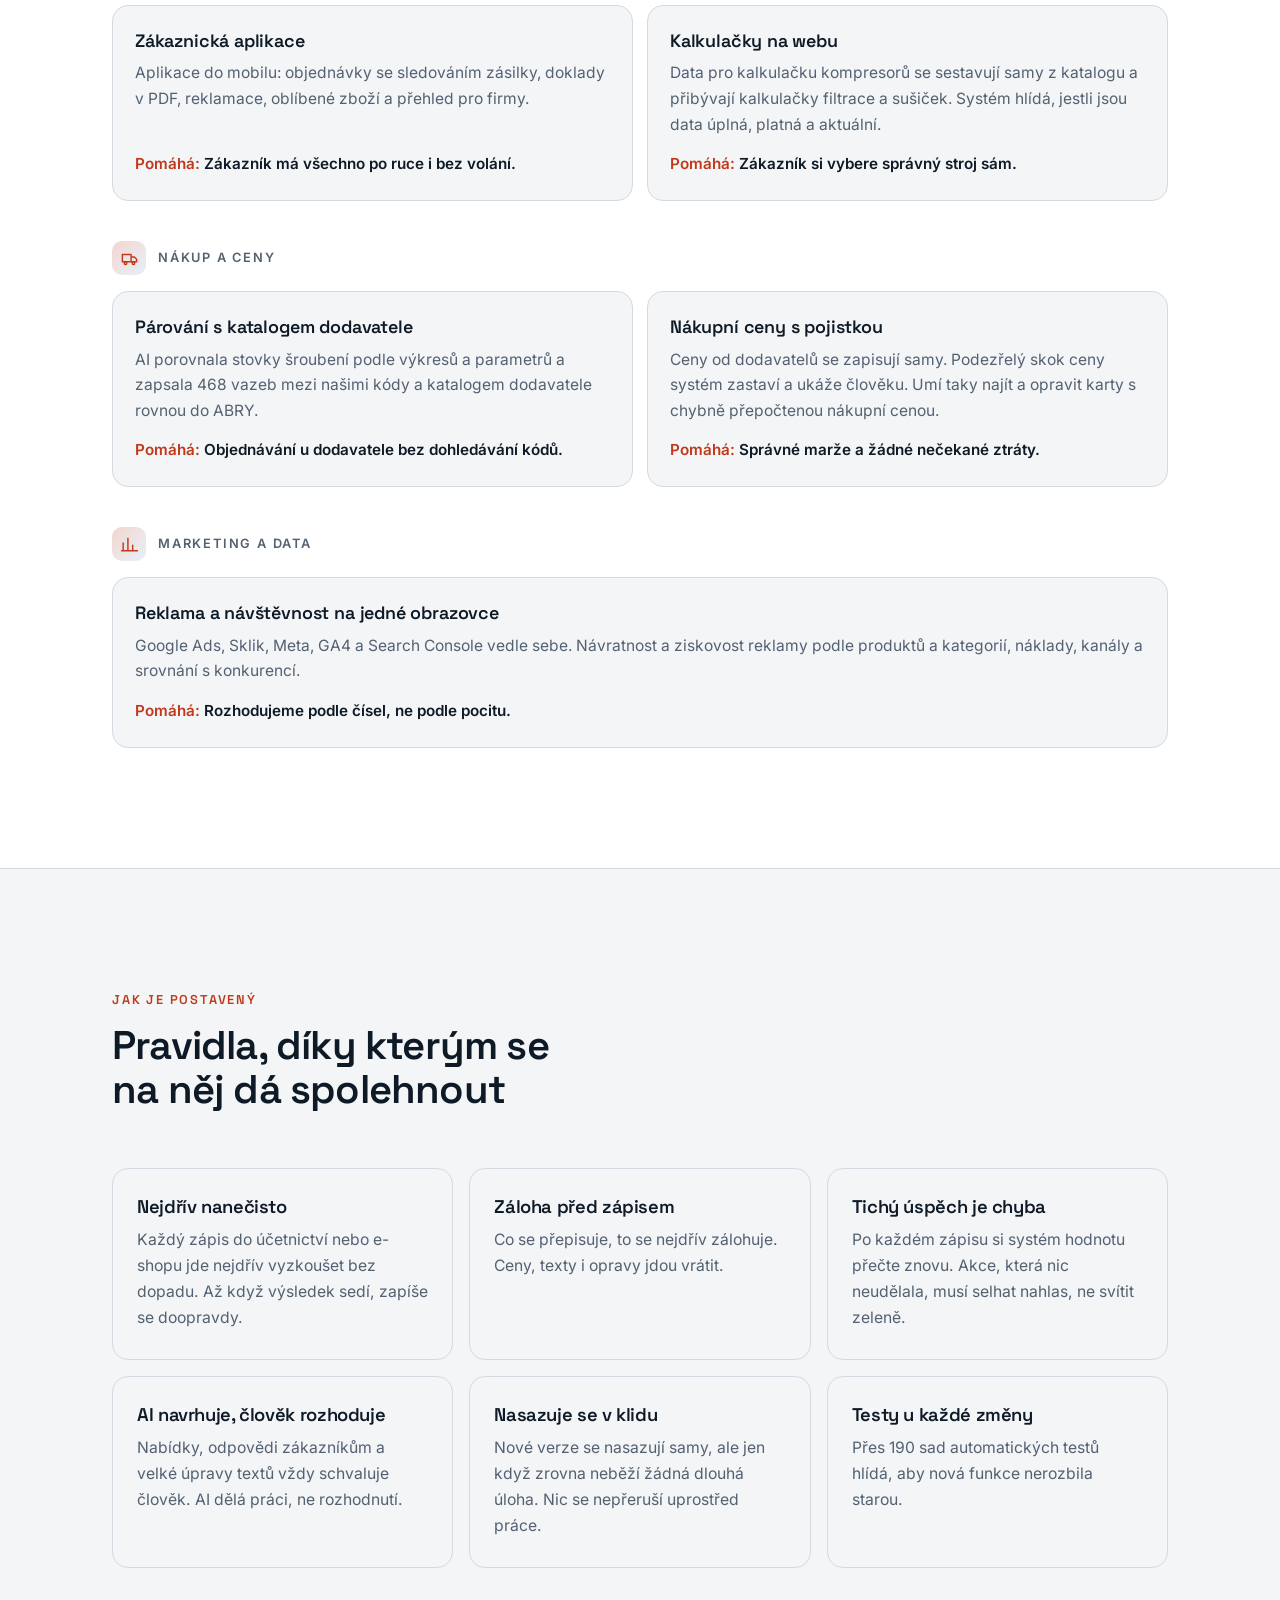
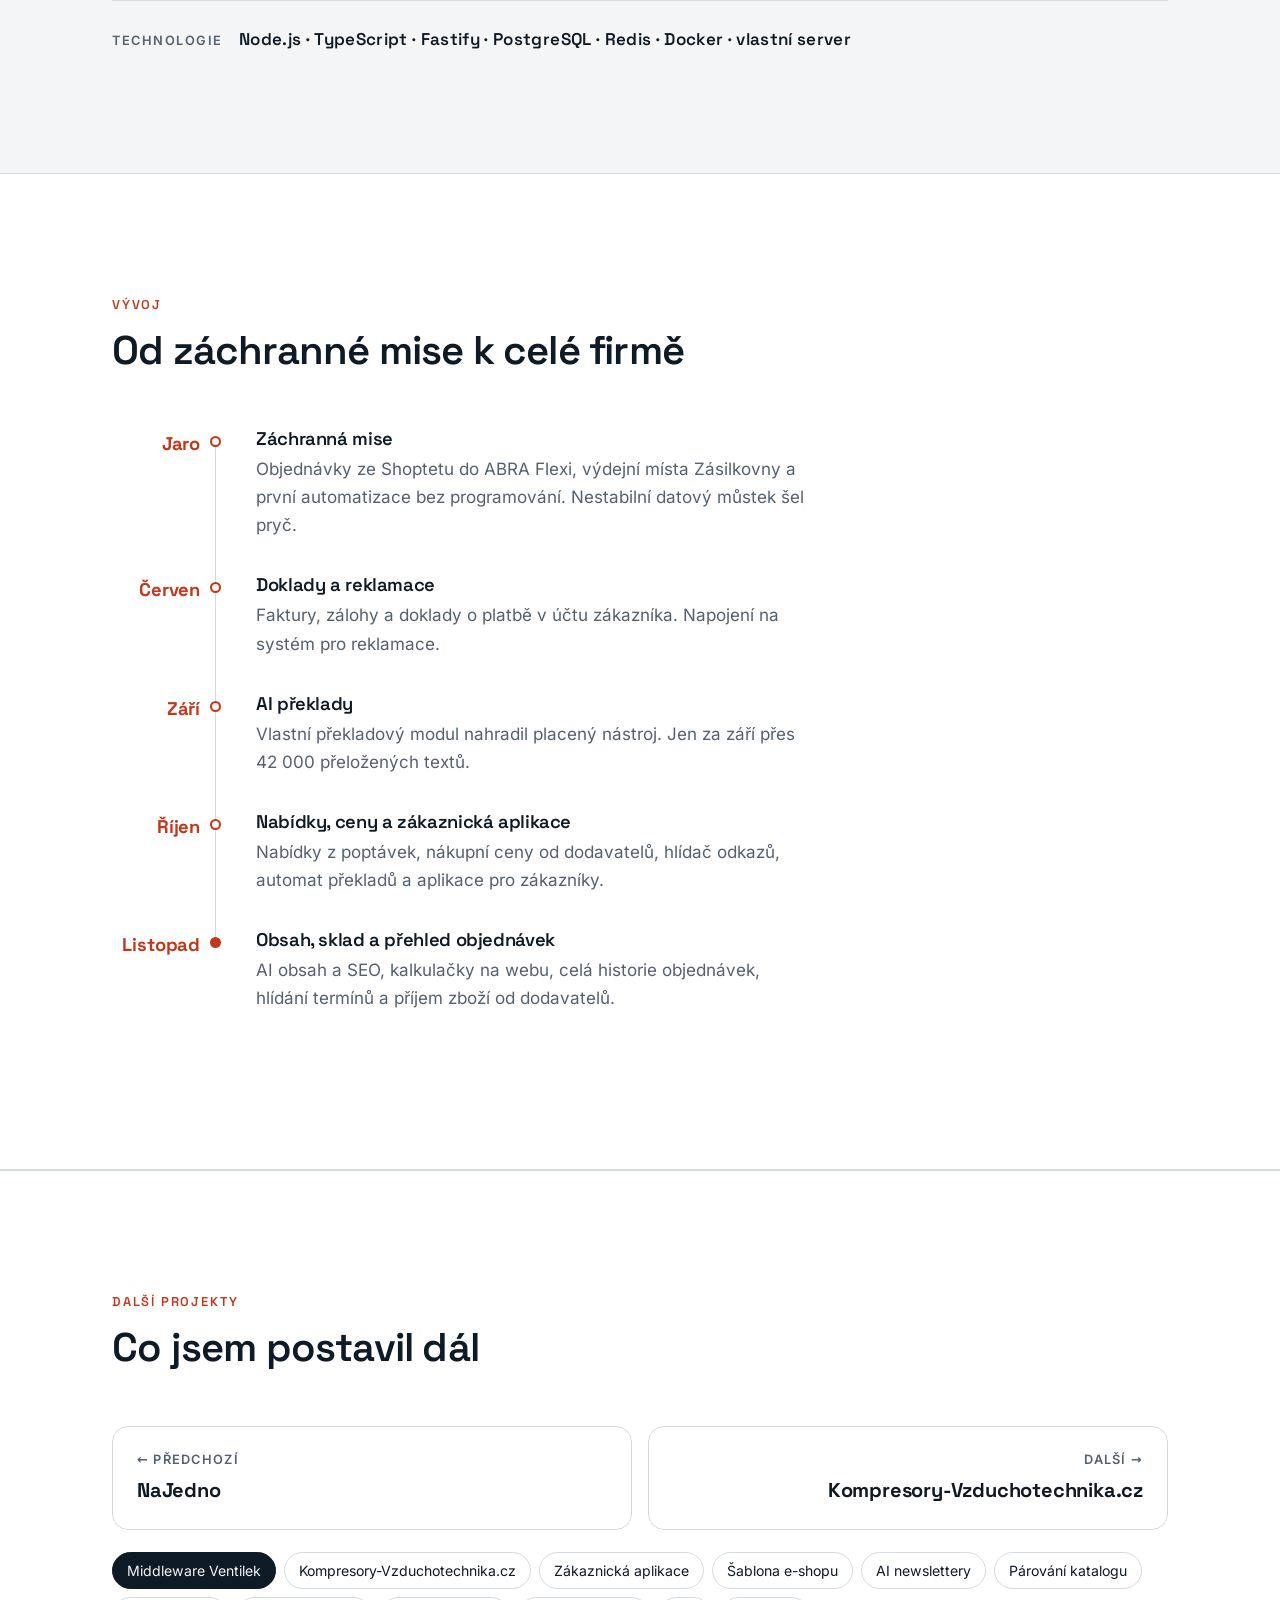
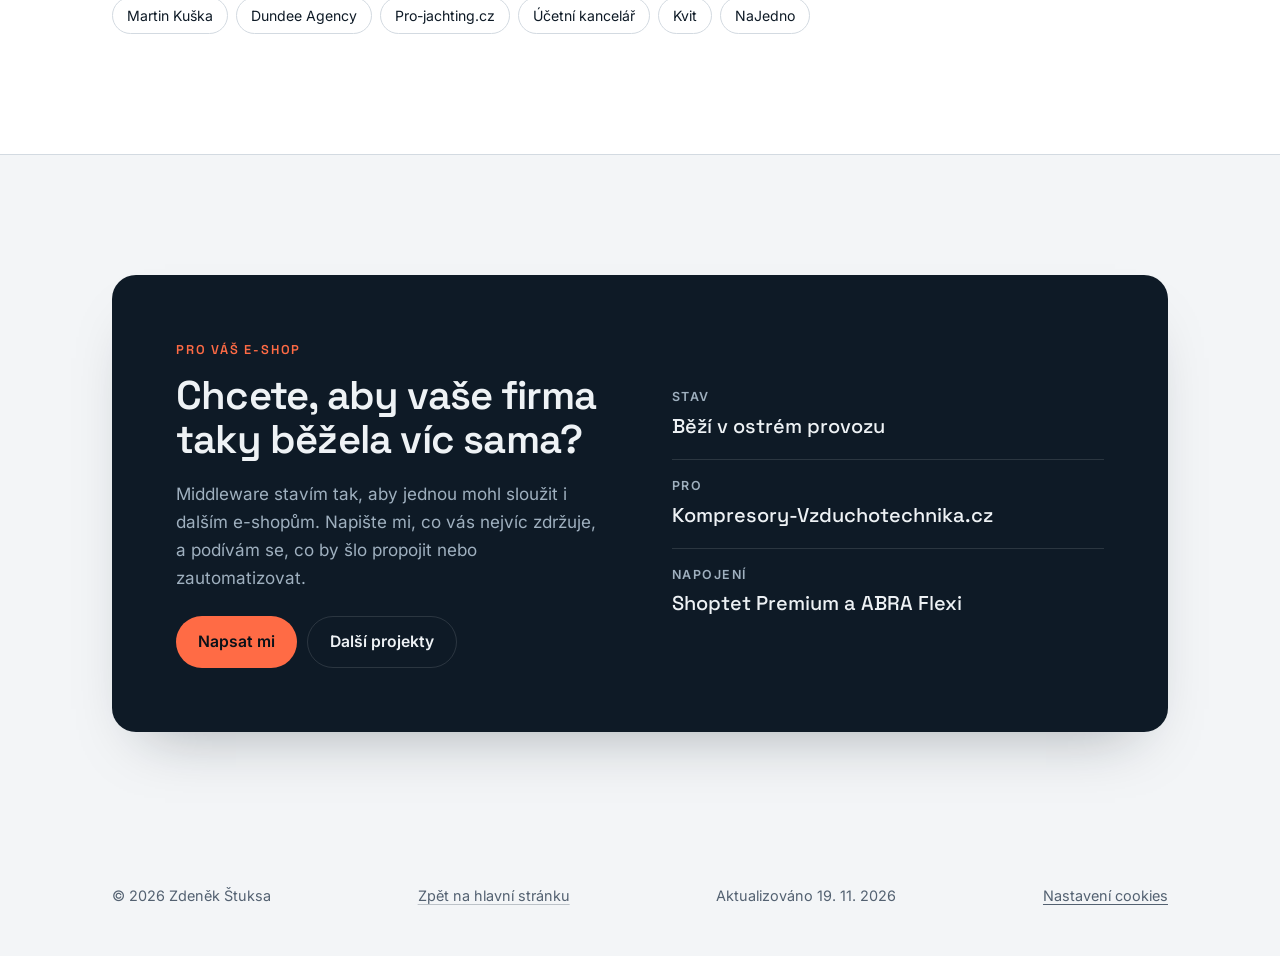
<file: middleware.html>
<!doctype html>
<html lang="cs">
<head>
  <meta charset="utf-8">
  <meta name="viewport" content="width=device-width, initial-scale=1">
  <meta name="robots" content="max-image-preview:large">
  <title>Middleware Ventilek — vlastní systém pro Kompresory-Vzduchotechnika.cz</title>
  <meta name="description" content="Případová studie: vlastní middleware propojuje Shoptet, ABRA Flexi a dvacet dalších služeb. Objednávky, faktury, AI překlady, obsah, sklad a automatizace.">
  <meta name="color-scheme" content="light dark">
  <meta name="theme-color" content="#f3f5f7" media="(prefers-color-scheme: light)">
  <meta name="theme-color" content="#0a1118" media="(prefers-color-scheme: dark)">
  <link rel="canonical" href="https://zdenekstuksa.cz/middleware.html">
  <meta property="og:type" content="article">
  <meta property="og:site_name" content="Zdeněk Štuksa">
  <meta name="twitter:card" content="summary_large_image">
  <meta property="og:url" content="https://zdenekstuksa.cz/middleware.html">
  <meta property="og:locale" content="cs_CZ">
  <meta property="og:title" content="Middleware Ventilek — vlastní systém pro e-shop">
  <meta property="og:description" content="Jak jsem propojil Shoptet, ABRA Flexi a dvacet dalších služeb do jednoho systému, který za nás dělá ruční práci.">
  <meta property="og:image" content="https://zdenekstuksa.cz/assets/og-middleware.jpg">
  <meta property="og:image:width" content="1200">
  <meta property="og:image:height" content="630">
  <meta property="og:image:alt" content="Middleware Ventilek – případová studie Zdeňka Štuksy">

  <link rel="icon" href="/favicon.ico" sizes="48x48">
  <link rel="icon" href="/favicon.svg" type="image/svg+xml">
  <link rel="apple-touch-icon" href="/apple-touch-icon.png">
  <link rel="preload" href="/assets/fonts/space-grotesk-latin.woff2" as="font" type="font/woff2" crossorigin>
  <link rel="preload" href="/assets/fonts/inter-latin.woff2" as="font" type="font/woff2" crossorigin>
  <link rel="stylesheet" href="styles.css">
  <script type="application/ld+json">
{
  "@context": "https://schema.org",
  "@graph": [
    {
      "@type": "WebPage",
      "@id": "https://zdenekstuksa.cz/middleware.html",
      "url": "https://zdenekstuksa.cz/middleware.html",
      "name": "Middleware Ventilek — vlastní systém pro Kompresory-Vzduchotechnika.cz",
      "description": "Případová studie: vlastní middleware propojuje Shoptet, ABRA Flexi a dvacet dalších služeb. Objednávky, faktury, AI překlady, obsah, sklad a automatizace.",
      "inLanguage": "cs",
      "isPartOf": {
        "@id": "https://zdenekstuksa.cz/#web"
      },
      "datePublished": "2026-11-19T00:00:00+01:00",
      "dateModified": "2026-11-19T00:00:00+01:00",
      "author": {
        "@type": "Person",
        "@id": "https://zdenekstuksa.cz/#zdenek",
        "name": "Zdeněk Štuksa",
        "url": "https://zdenekstuksa.cz/"
      }
    },
    {
      "@type": "BreadcrumbList",
      "itemListElement": [
        {
          "@type": "ListItem",
          "position": 1,
          "name": "Zdeněk Štuksa",
          "item": "https://zdenekstuksa.cz/"
        },
        {
          "@type": "ListItem",
          "position": 2,
          "name": "Middleware Ventilek",
          "item": "https://zdenekstuksa.cz/middleware.html"
        }
      ]
    }
  ]
}
  </script>
</head>
<body>
  <a class="skip-link" href="#obsah">Přeskočit na obsah</a>

  <header class="site-header">
    <div class="wrap site-header__inner">
      <a class="brand" href="./" aria-label="Zdeněk Štuksa – úvod">
        <span class="brand__mark" aria-hidden="true">ZŠ</span>
        <span class="brand__name">Zdeněk Štuksa</span>
      </a>
      <nav class="nav" aria-label="Navigace případové studie">
        <a href="#co-umi">Co umí</a>
        <a href="#jak-je-postaveny">Jak je postavený</a>
        <a href="#vyvoj">Vývoj</a>
      </nav>
      <a class="nav__cta" href="./#kontakt">Kontakt</a>
    </div>
  </header>

  <main id="obsah">
    <!-- ÚVOD -->
    <section class="cs-hero">
      <canvas class="airflow" data-airflow aria-hidden="true"></canvas>
      <div class="wrap">
        <a class="cs-back" href="./#projekty">← Zpět na projekty</a>
        <div class="cs-hero__grid">
        <div>
        <p class="eyebrow">Případová studie · vlastní software</p>
        <h1>Middleware Ventilek</h1>
        <p class="cs-hero__lead">
          Systém, který jsem postavil pro <strong>Kompresory-Vzduchotechnika.cz</strong>.
          Stojí mezi e-shopem na Shoptetu, účetnictvím ABRA Flexi a dvaceti dalšími
          službami a dělá za nás práci, kterou by jinak dělali lidé ručně: od objednávek
          a faktur přes překlady do čtyř jazyků až po nabídky, obsah a příjem zboží.
        </p>
        </div>
        <figure class="vlog" aria-label="Ilustrační ukázka událostí, které middleware zpracovává">
          <div class="vlog__bar"><span class="vlog__dot" aria-hidden="true"></span>Ventilek · právě teď</div>
          <ol class="vlog__list" id="ventilek-log">
            <li><time>08:02</time><span>Nová objednávka → založena v ABŘE</span><b>✓</b></li>
            <li><time>08:04</time><span>Platba přijata → stav Placeno, SMS zákazníkovi</span><b>✓</b></li>
            <li><time>08:11</time><span>Překlad DE · EN · PL · SK → zapsán do Shoptetu</span><b>✓</b></li>
            <li><time>08:17</time><span>Poptávka z e-mailu → návrh nabídky v ABŘE</span><b>✓</b></li>
            <li><time>08:23</time><span>Balík od dodavatele → na cestě, dorazí zítra</span><b>✓</b></li>
          </ol>
          <figcaption class="vlog__note">Ilustrační ukázka toho, co Ventilek dělá během dne.</figcaption>
        </figure>
        </div>
        <dl class="cs-stats">
          <div><dt>změn nasazených od jara 2026</dt><dd>1 000+</dd></div>
          <div><dt>propojených systémů a služeb</dt><dd>20+</dd></div>
          <div><dt>textů přeložených pomocí AI</dt><dd>500 000+</dd></div>
          <div><dt>sad automatických testů</dt><dd>190+</dd></div>
        </dl>
      </div>
    </section>

    <!-- PROČ -->
    <section class="section">
      <div class="wrap">
        <header class="section__head">
          <p class="eyebrow">Proč vznikl</p>
          <h2>Tři problémy, jedno řešení</h2>
        </header>
        <ul class="cards cs-problems">
          <li class="card">
            <h3>Datový můstek padal</h3>
            <p>Objednávky mezi Shoptetem a účetnictvím přenášel placený nástroj, který byl nestabilní. Když vypadl, objednávky se musely dohánět ručně.</p>
          </li>
          <li class="card">
            <h3>Překlady nestačily</h3>
            <p>Placený překladový nástroj nestačil na objem pěti jazykových verzí e-shopu a stál přes 6 000 Kč měsíčně.</p>
          </li>
          <li class="card">
            <h3>Moc ruční práce</h3>
            <p>Nabídky, ceny od dodavatelů, recenze, hlídání termínů, kontrola textů a odkazů. Všechno zabíralo čas lidem, kteří měli dělat něco jiného.</p>
          </li>
        </ul>
        <p class="cs-answer">
          Místo dalšího placeného nástroje jsem postavil <strong>vlastní systém</strong>, který
          nahradil oba nespolehlivé nástroje a postupně převzal i ruční práci. Patří nám,
          takže ho můžu upravit přesně podle toho, jak firma funguje.
        </p>
      </div>
    </section>

    <!-- SCHÉMA -->
    <section class="section section--tight">
      <div class="wrap">
        <article class="feature">
          <div>
            <span class="tag">Jak to do sebe zapadá</span>
            <h3>Jeden střed pro celou firmu</h3>
            <p class="feature__lead">
              Middleware přijímá události z e-shopu (nová objednávka, platba, změna, storno)
              a rozesílá je tam, kam patří. Naopak z účetnictví, skladu a od dodavatelů vrací
              do e-shopu doklady, ceny, termíny a stav zboží. Nad tím běží AI, analytika
              a automatizace.
            </p>
            <p class="feature__lead">
              V administraci je maskot Ventilek: všechno, co se v systému děje samo,
              dělá „Ventilek“.
            </p>
          </div>
          <div class="flow" role="img" aria-label="Schéma: e-shop na Shoptetu, platby, recenze, reklama a analytika posílají data do middlewaru, který je propojuje s účetnictvím ABRA Flexi, dopravci, e-maily, podporou a dodavateli. Nad tím běží AI překlady, obsah, nabídky, analytika a automatizace.">
            <div class="flow__side">
              <p class="flow__label">E-shop</p>
              <ul class="flow__col">
                <li>Shoptet<small>objednávky, katalog</small></li>
                <li>Platby<small>Shoptet Pay</small></li>
                <li>Recenze<small>Heureka, Zboží.cz</small></li>
                <li>Reklama<small>Ads, Sklik, Meta</small></li>
                <li>Analytika<small>GA4, Search Console</small></li>
              </ul>
            </div>
            <div class="flow__hub"><span>Middleware<small>Ventilek</small></span></div>
            <div class="flow__side">
              <p class="flow__label">Firma</p>
              <ul class="flow__col">
                <li>ABRA Flexi<small>účetnictví a sklad</small></li>
                <li>Zásilkovna<small>doprava</small></li>
                <li>Ecomail, e-maily<small>zákazníci</small></li>
                <li>SupportBox, Retino<small>podpora a reklamace</small></li>
                <li>Dodavatelé<small>feedy a e-maily</small></li>
              </ul>
            </div>
            <div class="flow__ai">
              <span><b>AI</b> překlady</span>
              <span><b>AI</b> obsah</span>
              <span><b>AI</b> nabídky</span>
              <span>analytika</span>
              <span>automatizace</span>
            </div>
          </div>
        </article>
      </div>
    </section>

    <!-- CO UMÍ -->
    <section id="co-umi" class="section section--alt">
      <div class="wrap">
        <header class="section__head">
          <p class="eyebrow">Co umí a jak nám pomáhá</p>
          <h2>Sedm oblastí, které běží samy</h2>
        </header>

        <div class="cs-group">
          <h3 class="group-title"><span class="gicon" aria-hidden="true"><svg viewBox="0 0 24 24"><path d="M6 3h9l3 3v15H6z"/><path d="M14 3v4h4M9 12h6M9 16h6"/></svg></span>Objednávky a doklady</h3>
          <ul class="cs-modules cs-modules--5">
            <li class="cs-module">
              <h4>Objednávky rovnou do účetnictví</h4>
              <p>Každá objednávka ze Shoptetu se sama založí v ABRA Flexi i se zákazníkem, dopravou, platbou a výdejním místem Zásilkovny. Změny, platby a storna se propisují samy.</p>
              <p class="cs-benefit">Nikdo objednávky nepřepisuje a žádná se neztratí.</p>
            </li>
            <li class="cs-module">
              <h4>Faktury v účtu zákazníka</h4>
              <p>Faktury, zálohy a doklady o platbě z ABRY se samy ukládají do Shoptetu k objednávce.</p>
              <p class="cs-benefit">Zákazník si doklad najde sám a nemusí nám kvůli němu psát.</p>
            </li>
            <li class="cs-module">
              <h4>Celá historie objednávky</h4>
              <p>Na jednom místě je vidět, co se s objednávkou kdy stalo, kdo to udělal (Ventilek, člověk, nebo zákazník) a jestli o tom zákazník dostal zprávu. Včetně vrácených plateb.</p>
              <p class="cs-benefit">Na dotaz zákazníka odpovíme hned, bez hledání ve třech systémech.</p>
            </li>
            <li class="cs-module">
              <h4>Hlídání termínů doručení</h4>
              <p>Termín v účetnictví odpovídá tomu, co zákazník viděl na webu. Když se dodání posune, systém to pozná a zákazník se to dozví.</p>
              <p class="cs-benefit">Zákazníka nic nepříjemně nepřekvapí.</p>
            </li>
            <li class="cs-module">
              <h4>Příjem zboží</h4>
              <p>Přehled balíků od dodavatelů: co je na cestě, co se zpožďuje, které objednávky zákazníků balík dokončí a co zabalit podle dopravce.</p>
              <p class="cs-benefit">Sklad ví dopředu, co přijde a co s tím udělat.</p>
            </li>
          </ul>
        </div>

        <div class="cs-group">
          <h3 class="group-title"><span class="gicon" aria-hidden="true"><svg viewBox="0 0 24 24"><circle cx="12" cy="12" r="3"/><path d="M12 2v3M12 19v3M2 12h3M19 12h3M4.9 4.9l2.1 2.1M17 17l2.1 2.1M4.9 19.1 7 17M17 7l2.1-2.1"/></svg></span>Automatizace</h3>
          <ul class="cs-modules">
            <li class="cs-module">
              <h4>Pravidla bez programování</h4>
              <p>„Když se stane tohle, udělej tamto“: štítky v ABŘE, stav objednávky v Shoptetu, e-mail, upozornění. Každé spuštění se zapíše do historie.</p>
              <p class="cs-benefit">Nový postup nastavím za pár minut a vidím, co se kdy stalo.</p>
            </li>
            <li class="cs-module">
              <h4>Zaplaceno znamená zaplaceno</h4>
              <p>Po zaplacení systém přepne stav objednávky, takže zákazníkovi přijde poděkování e-mailem a SMS. Nikdy dvakrát.</p>
              <p class="cs-benefit">Zákazník má jistotu, že platba dorazila.</p>
            </li>
            <li class="cs-module">
              <h4>Ceníky a balení</h4>
              <p>Když se v ABŘE změní, po kolika kusech se zboží prodává, do 15 minut to platí ve všech cenících e-shopu.</p>
              <p class="cs-benefit">Nikdo neobjedná množství, které nejde prodat.</p>
            </li>
          </ul>
        </div>

        <div class="cs-group">
          <h3 class="group-title"><span class="gicon" aria-hidden="true"><svg viewBox="0 0 24 24"><path d="M3 5h10M8 3v2M5 5c0 4 3 7 7 8M11 5c0 4-3 7-7 8"/><path d="m13 21 4-9 4 9M14.5 18h5"/></svg></span>AI překlady do čtyř jazyků</h3>
          <ul class="cs-modules cs-modules--2">
            <li class="cs-module cs-module--wide">
              <h4>E-shop v němčině, angličtině, polštině a slovenštině</h4>
              <p>AI překládá produkty, kategorie, články i filtry a zapisuje je rovnou do Shoptetu. Hlídá ji slovník odborných pojmů, paměť už přeložených vět a devět druhů automatických kontrol: čísla, rozměry, normy, odkazy i formátování. Překlad, který má zůstat stejný jako v češtině, může člověk jedním klepnutím potvrdit. Velké dávky se posílají za poloviční cenu a celé to má měsíční strop.</p>
              <p class="cs-benefit">Přes 500 000 přeložených textů. Náklady na překlady klesly z tisíců korun měsíčně na desítky a nové zboží je hned v pěti jazycích.</p>
            </li>
            <li class="cs-module">
              <h4>Odkazy ve správném jazyce</h4>
              <p>Odkaz v polském textu vede na polskou stránku, ne na českou. Systém ověří, že cílová stránka opravdu existuje.</p>
              <p class="cs-benefit">Opraveno přes 88 000 odkazů v 10 000 textech.</p>
            </li>
            <li class="cs-module">
              <h4>Hlídač překlepů a úklid textů</h4>
              <p>Každý týden zkontroluje pravopis. Opakovanou chybu opraví naráz v celém e-shopu a každou opravu jde vrátit.</p>
              <p class="cs-benefit">Texty jsou čisté ve všech jazycích.</p>
            </li>
          </ul>
        </div>

        <div class="cs-group">
          <h3 class="group-title"><span class="gicon" aria-hidden="true"><svg viewBox="0 0 24 24"><circle cx="10.5" cy="10.5" r="6"/><path d="m15 15 5.5 5.5"/><path d="M8 12l2-2 2 2 2-3"/></svg></span>Obsah a SEO</h3>
          <ul class="cs-modules cs-modules--2">
            <li class="cs-module">
              <h4>Témata podle dat</h4>
              <p>Z Google Search Console, Collabimu a Marketing Mineru vybere stránky a fráze s největší šancí přivést návštěvy. Ke každému tématu ukáže očekávaný přínos, obtížnost a pozice na Googlu i Seznamu.</p>
              <p class="cs-benefit">Píše se tam, kde to přinese zákazníky.</p>
            </li>
            <li class="cs-module">
              <h4>AI píše, člověk schvaluje</h4>
              <p>Po schválení tématu napíše AI návrh sama. U stávající stránky dělá jen cílené úpravy, ke každé uvede důvod a přínos a ukáže je vedle sebe s původním textem. Pojistka nedovolí, aby stránka přišla o odkazy nebo obsah.</p>
              <p class="cs-benefit">Kvalitní texty bez rizika, že se web zhorší.</p>
            </li>
            <li class="cs-module">
              <h4>Měření výsledku</h4>
              <p>U každé úpravy porovná návštěvnost 28 dní před a po. Hlídá stránky, které si konkurují o stejnou frázi, a měří návštěvy z AI asistentů jako ChatGPT nebo Perplexity.</p>
              <p class="cs-benefit">Víme, co fungovalo a co ne.</p>
            </li>
            <li class="cs-module">
              <h4>Hlídač odkazů</h4>
              <p>Pravidelně prochází přes 22 000 adres na webu a hlásí ty, které vedou do prázdna.</p>
              <p class="cs-benefit">Zákazník ani Google nenarazí na nefunkční odkaz.</p>
            </li>
          </ul>
        </div>

        <div class="cs-group">
          <h3 class="group-title"><span class="gicon" aria-hidden="true"><svg viewBox="0 0 24 24"><path d="M2.5 4h2.2l2.4 11h10.6L20 7.5H6"/><circle cx="9" cy="19" r="1.5"/><circle cx="16.5" cy="19" r="1.5"/></svg></span>Prodej a zákazníci</h3>
          <ul class="cs-modules cs-modules--2">
            <li class="cs-module">
              <h4>Nabídka z poptávky</h4>
              <p>Do systému se vloží e-mail s poptávkou. Pozná jazyk, najde naše produkty mezi více než 20 000 položkami, dohledá firmu v ARES, založí nabídku v ABŘE a připraví odpověď v jazyce zákazníka. Poradí si i s poptávkou s výkresem. Odesílá vždy člověk.</p>
              <p class="cs-benefit">Nabídka za pár minut místo hodiny hledání.</p>
            </li>
            <li class="cs-module">
              <h4>Recenze na jednom místě</h4>
              <p>Žádosti o hodnocení po nákupu, recenze z Heureky a Zboží.cz pohromadě a odpovědi zpátky na Zboží.cz.</p>
              <p class="cs-benefit">Víc recenzí a žádné přihlašování do dalších systémů.</p>
            </li>
            <li class="cs-module">
              <h4>Zákaznická aplikace</h4>
              <p>Aplikace do mobilu: objednávky se sledováním zásilky, doklady v PDF, reklamace, oblíbené zboží a přehled pro firmy.</p>
              <p class="cs-benefit">Zákazník má všechno po ruce i bez volání.</p>
            </li>
            <li class="cs-module">
              <h4>Kalkulačky na webu</h4>
              <p>Data pro kalkulačku kompresorů se sestavují samy z katalogu a přibývají kalkulačky filtrace a sušiček. Systém hlídá, jestli jsou data úplná, platná a aktuální.</p>
              <p class="cs-benefit">Zákazník si vybere správný stroj sám.</p>
            </li>
          </ul>
        </div>

        <div class="cs-group">
          <h3 class="group-title"><span class="gicon" aria-hidden="true"><svg viewBox="0 0 24 24"><path d="M3 7h11v9H3zM14 10h4l3 3v3h-7"/><circle cx="7" cy="18" r="1.6"/><circle cx="17" cy="18" r="1.6"/></svg></span>Nákup a ceny</h3>
          <ul class="cs-modules">
            <li class="cs-module">
              <h4>Párování s katalogem dodavatele</h4>
              <p>AI porovnala stovky šroubení podle výkresů a parametrů a zapsala 468 vazeb mezi našimi kódy a katalogem dodavatele rovnou do ABRY.</p>
              <p class="cs-benefit">Objednávání u dodavatele bez dohledávání kódů.</p>
            </li>
            <li class="cs-module">
              <h4>Nákupní ceny s pojistkou</h4>
              <p>Ceny od dodavatelů se zapisují samy. Podezřelý skok ceny systém zastaví a ukáže člověku. Umí taky najít a opravit karty s chybně přepočtenou nákupní cenou.</p>
              <p class="cs-benefit">Správné marže a žádné nečekané ztráty.</p>
            </li>
          </ul>
        </div>

        <div class="cs-group">
          <h3 class="group-title"><span class="gicon" aria-hidden="true"><svg viewBox="0 0 24 24"><path d="M4 20V10M10 20V4M16 20v-7M22 20H2"/></svg></span>Marketing a data</h3>
          <ul class="cs-modules">
            <li class="cs-module cs-module--wide">
              <h4>Reklama a návštěvnost na jedné obrazovce</h4>
              <p>Google Ads, Sklik, Meta, GA4 a Search Console vedle sebe. Návratnost a ziskovost reklamy podle produktů a kategorií, náklady, kanály a srovnání s konkurencí.</p>
              <p class="cs-benefit">Rozhodujeme podle čísel, ne podle pocitu.</p>
            </li>
          </ul>
        </div>
      </div>
    </section>

    <!-- JAK JE POSTAVENÝ -->
    <section id="jak-je-postaveny" class="section">
      <div class="wrap">
        <header class="section__head">
          <p class="eyebrow">Jak je postavený</p>
          <h2>Pravidla, díky kterým se na něj dá spolehnout</h2>
        </header>
        <ul class="cards cards--skills">
          <li class="card">
            <h3>Nejdřív nanečisto</h3>
            <p>Každý zápis do účetnictví nebo e-shopu jde nejdřív vyzkoušet bez dopadu. Až když výsledek sedí, zapíše se doopravdy.</p>
          </li>
          <li class="card">
            <h3>Záloha před zápisem</h3>
            <p>Co se přepisuje, to se nejdřív zálohuje. Ceny, texty i opravy jdou vrátit.</p>
          </li>
          <li class="card">
            <h3>Tichý úspěch je chyba</h3>
            <p>Po každém zápisu si systém hodnotu přečte znovu. Akce, která nic neudělala, musí selhat nahlas, ne svítit zeleně.</p>
          </li>
          <li class="card">
            <h3>AI navrhuje, člověk rozhoduje</h3>
            <p>Nabídky, odpovědi zákazníkům a velké úpravy textů vždy schvaluje člověk. AI dělá práci, ne rozhodnutí.</p>
          </li>
          <li class="card">
            <h3>Nasazuje se v klidu</h3>
            <p>Nové verze se nasazují samy, ale jen když zrovna neběží žádná dlouhá úloha. Nic se nepřeruší uprostřed práce.</p>
          </li>
          <li class="card">
            <h3>Testy u každé změny</h3>
            <p>Přes 190 sad automatických testů hlídá, aby nová funkce nerozbila starou.</p>
          </li>
        </ul>
        <p class="brands">
          <span class="brands__label">Technologie</span>
          <span class="brands__list">Node.js · TypeScript · Fastify · PostgreSQL · Redis · Docker · vlastní server</span>
        </p>
      </div>
    </section>

    <!-- VÝVOJ -->
    <section id="vyvoj" class="section section--alt">
      <div class="wrap story">
        <header class="section__head">
          <p class="eyebrow">Vývoj</p>
          <h2>Od záchranné mise k celé firmě</h2>
        </header>
        <ol class="timeline">
          <li>
            <span class="timeline__year">Jaro</span>
            <div>
              <h3>Záchranná mise</h3>
              <p>Objednávky ze Shoptetu do ABRA Flexi, výdejní místa Zásilkovny a první automatizace bez programování. Nestabilní datový můstek šel pryč.</p>
            </div>
          </li>
          <li>
            <span class="timeline__year">Červen</span>
            <div>
              <h3>Doklady a reklamace</h3>
              <p>Faktury, zálohy a doklady o platbě v účtu zákazníka. Napojení na systém pro reklamace.</p>
            </div>
          </li>
          <li>
            <span class="timeline__year">Září</span>
            <div>
              <h3>AI překlady</h3>
              <p>Vlastní překladový modul nahradil placený nástroj. Jen za září přes 42 000 přeložených textů.</p>
            </div>
          </li>
          <li>
            <span class="timeline__year">Říjen</span>
            <div>
              <h3>Nabídky, ceny a zákaznická aplikace</h3>
              <p>Nabídky z poptávek, nákupní ceny od dodavatelů, hlídač odkazů, automat překladů a aplikace pro zákazníky.</p>
            </div>
          </li>
          <li class="timeline__now">
            <span class="timeline__year">Listopad</span>
            <div>
              <h3>Obsah, sklad a přehled objednávek</h3>
              <p>AI obsah a SEO, kalkulačky na webu, celá historie objednávek, hlídání termínů a příjem zboží od dodavatelů.</p>
            </div>
          </li>
        </ol>
      </div>
    </section>

    <!-- DALSI-PROJEKTY -->
    <section id="dalsi" class="section section--alt">
      <div class="wrap">
        <header class="section__head">
          <p class="eyebrow">Další projekty</p>
          <h2>Co jsem postavil dál</h2>
        </header>
        <nav class="pj-next" aria-label="Předchozí a další projekt">
          <a href="najedno.html" rel="prev"><small>← Předchozí</small><strong>NaJedno</strong></a>
          <a href="kompresory-vzduchotechnika.html" rel="next"><small>Další →</small><strong>Kompresory-Vzduchotechnika.cz</strong></a>
        </nav>
        <ul class="pj-all" aria-label="Všechny projekty">
          <li><a href="middleware.html" aria-current="page">Middleware Ventilek</a></li>
          <li><a href="kompresory-vzduchotechnika.html">Kompresory-Vzduchotechnika.cz</a></li>
          <li><a href="zakaznicka-aplikace.html">Zákaznická aplikace</a></li>
          <li><a href="sablona-eshopu.html">Šablona e-shopu</a></li>
          <li><a href="newslettery.html">AI newslettery</a></li>
          <li><a href="parovani-katalogu.html">Párování katalogu</a></li>
          <li><a href="martin-kuska.html">Martin Kuška</a></li>
          <li><a href="dundee-agency.html">Dundee Agency</a></li>
          <li><a href="pro-jachting.html">Pro-jachting.cz</a></li>
          <li><a href="ucetni-kancelar.html">Účetní kancelář</a></li>
          <li><a href="kvit.html">Kvit</a></li>
          <li><a href="najedno.html">NaJedno</a></li>
        </ul>
      </div>
    </section>
    <!-- /DALSI-PROJEKTY -->

    <!-- KONTAKT -->
    <section class="section">
      <div class="wrap">
        <div class="contact">
          <div class="contact__intro">
            <p class="eyebrow eyebrow--invert">Pro váš e-shop</p>
            <h2>Chcete, aby vaše firma taky běžela víc sama?</h2>
            <p>Middleware stavím tak, aby jednou mohl sloužit i dalším e-shopům. Napište mi, co vás nejvíc zdržuje, a podívám se, co by šlo propojit nebo zautomatizovat.</p>
            <div class="contact__actions">
              <a class="btn btn--primary" href="./#kontakt">Napsat mi</a>
              <a class="btn btn--ghost" href="./#projekty">Další projekty</a>
            </div>
          </div>
          <ul class="contact__list">
            <li>
              <span class="contact__label">Stav</span>
              <span>Běží v ostrém provozu</span>
            </li>
            <li>
              <span class="contact__label">Pro</span>
              <span>Kompresory-Vzduchotechnika.cz</span>
            </li>
            <li>
              <span class="contact__label">Napojení</span>
              <span>Shoptet Premium a ABRA Flexi</span>
            </li>
          </ul>
        </div>
      </div>
    </section>
  </main>

  <footer class="site-footer">
    <div class="wrap site-footer__inner">
      <span>© <span data-year>2026</span> Zdeněk Štuksa</span>
      <span><a href="./">Zpět na hlavní stránku</a></span>
      <span>Aktualizováno <time datetime="2026-11-19" data-upraveno>19. 11. 2026</time></span>
      <button type="button" class="footer-link" data-consent-open hidden>Nastavení cookies</button>
    </div>
  </footer>

  <script src="script.js" defer></script>
</body>
</html>
</file>
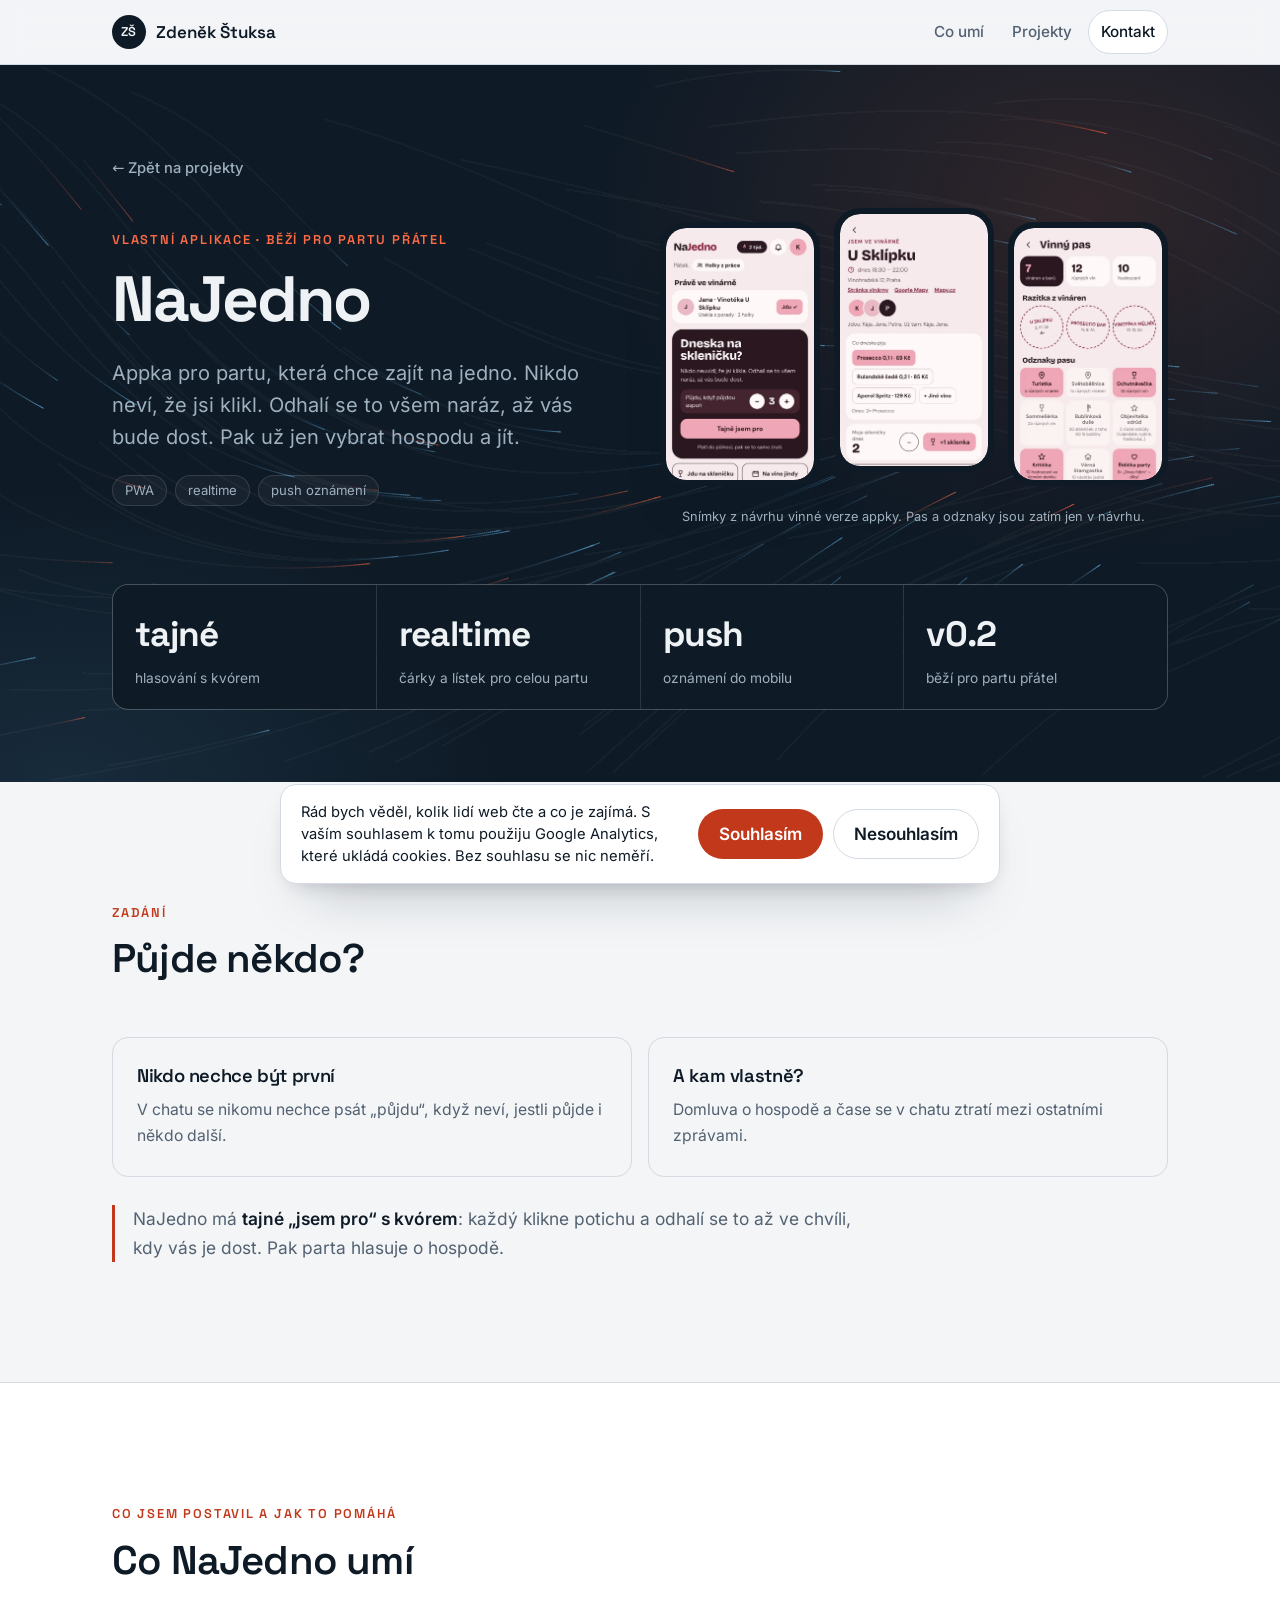
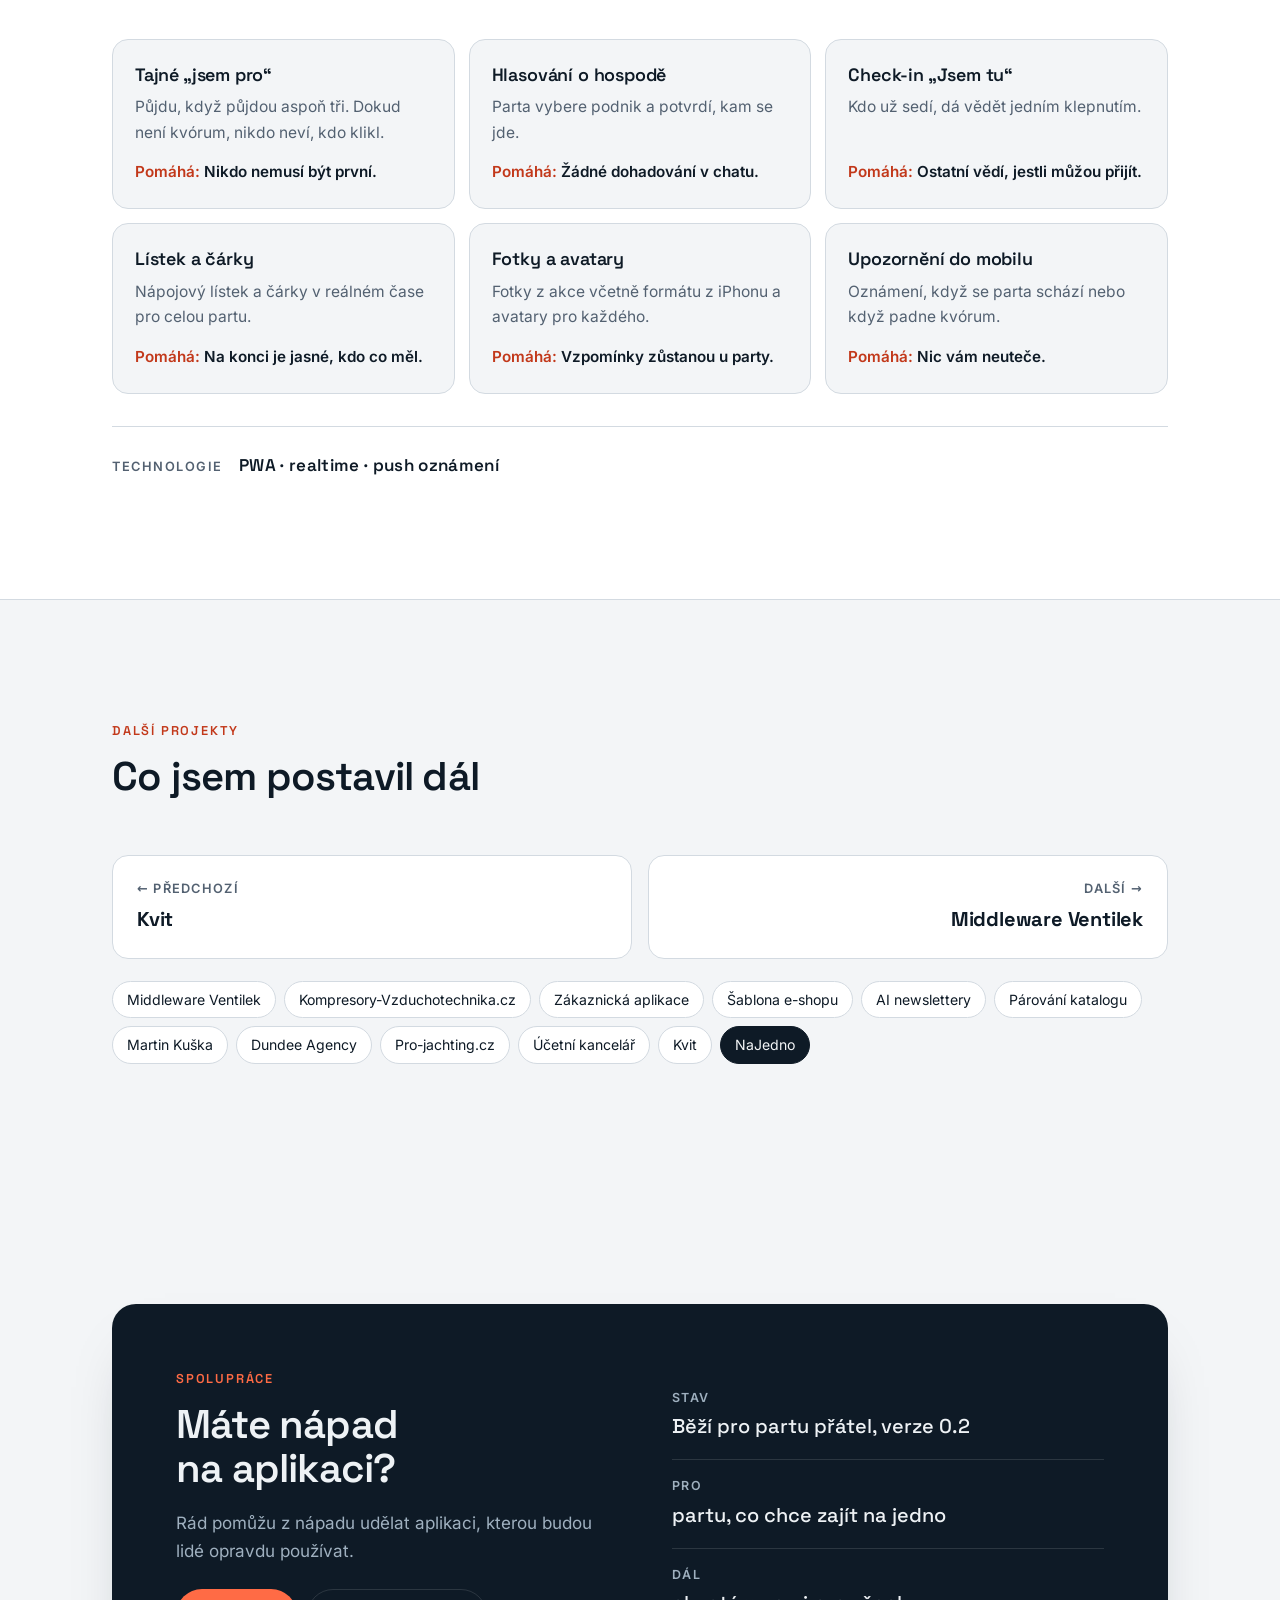
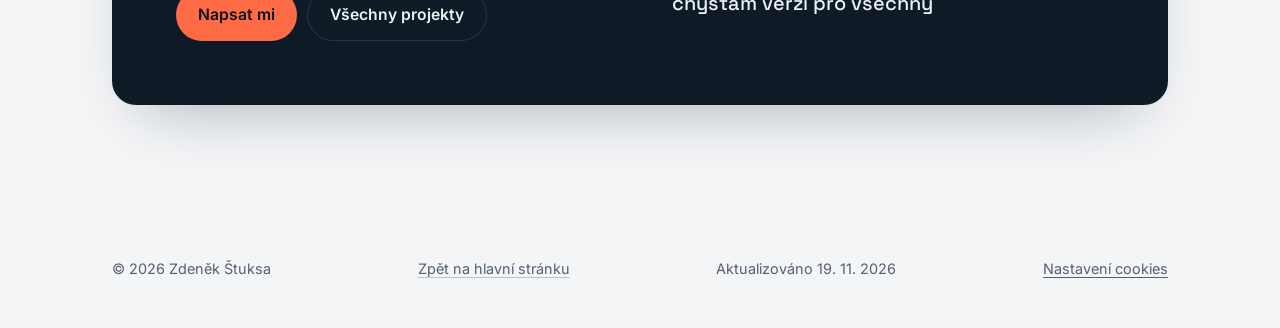
<file: najedno.html>
<!doctype html>
<html lang="cs">
<head>
  <meta charset="utf-8">
  <meta name="viewport" content="width=device-width, initial-scale=1">
  <meta name="robots" content="max-image-preview:large">
  <title>NaJedno — Zdeněk Štuksa</title>
  <meta name="description" content="NaJedno: appka pro partu, která chce zajít na jedno. Tajné hlasování s kvórem, výběr hospody, check-in, nápojový lístek a čárky v reálném čase.">
  <meta name="color-scheme" content="light dark">
  <meta name="theme-color" content="#f3f5f7" media="(prefers-color-scheme: light)">
  <meta name="theme-color" content="#0a1118" media="(prefers-color-scheme: dark)">
  <link rel="canonical" href="https://zdenekstuksa.cz/najedno.html">
  <meta property="og:type" content="article">
  <meta property="og:site_name" content="Zdeněk Štuksa">
  <meta name="twitter:card" content="summary_large_image">
  <meta property="og:locale" content="cs_CZ">
  <meta property="og:url" content="https://zdenekstuksa.cz/najedno.html">
  <meta property="og:title" content="NaJedno — Zdeněk Štuksa">
  <meta property="og:description" content="NaJedno: appka pro partu, která chce zajít na jedno. Tajné hlasování s kvórem, výběr hospody, check-in, nápojový lístek a čárky v reálném čase.">
  <meta property="og:image" content="https://zdenekstuksa.cz/assets/og-zdenek-stuksa.jpg">
  <meta property="og:image:width" content="1200">
  <meta property="og:image:height" content="630">
  <meta property="og:image:alt" content="Zdeněk Štuksa – e-commerce, Shoptet a AI">

  <link rel="icon" href="/favicon.ico" sizes="48x48">
  <link rel="icon" href="/favicon.svg" type="image/svg+xml">
  <link rel="apple-touch-icon" href="/apple-touch-icon.png">
  <link rel="preload" href="/assets/fonts/space-grotesk-latin.woff2" as="font" type="font/woff2" crossorigin>
  <link rel="preload" href="/assets/fonts/inter-latin.woff2" as="font" type="font/woff2" crossorigin>
  <link rel="stylesheet" href="styles.css">
  <script type="application/ld+json">
{
  "@context": "https://schema.org",
  "@graph": [
    {
      "@type": "WebPage",
      "@id": "https://zdenekstuksa.cz/najedno.html",
      "url": "https://zdenekstuksa.cz/najedno.html",
      "name": "NaJedno — Zdeněk Štuksa",
      "description": "NaJedno: appka pro partu, která chce zajít na jedno. Tajné hlasování s kvórem, výběr hospody, check-in, nápojový lístek a čárky v reálném čase.",
      "inLanguage": "cs",
      "isPartOf": {
        "@id": "https://zdenekstuksa.cz/#web"
      },
      "datePublished": "2026-11-19T00:00:00+01:00",
      "dateModified": "2026-11-19T00:00:00+01:00",
      "author": {
        "@type": "Person",
        "@id": "https://zdenekstuksa.cz/#zdenek",
        "name": "Zdeněk Štuksa",
        "url": "https://zdenekstuksa.cz/"
      }
    },
    {
      "@type": "BreadcrumbList",
      "itemListElement": [
        {
          "@type": "ListItem",
          "position": 1,
          "name": "Zdeněk Štuksa",
          "item": "https://zdenekstuksa.cz/"
        },
        {
          "@type": "ListItem",
          "position": 2,
          "name": "NaJedno",
          "item": "https://zdenekstuksa.cz/najedno.html"
        }
      ]
    }
  ]
}
  </script>
</head>
<body>
  <a class="skip-link" href="#obsah">Přeskočit na obsah</a>

  <header class="site-header">
    <div class="wrap site-header__inner">
      <a class="brand" href="./" aria-label="Zdeněk Štuksa – úvod">
        <span class="brand__mark" aria-hidden="true">ZŠ</span>
        <span class="brand__name">Zdeněk Štuksa</span>
      </a>
      <nav class="nav" aria-label="Navigace projektu">
        <a href="#co-umi">Co umí</a>
        <a href="./#projekty">Projekty</a>
      </nav>
      <a class="nav__cta" href="./#kontakt">Kontakt</a>
    </div>
  </header>

  <main id="obsah">
    <!-- generováno: _zdroj/projekty.py -->
    <section class="cs-hero pj-hero">
      <canvas class="airflow" data-airflow aria-hidden="true"></canvas>
      <div class="wrap">
        <a class="cs-back" href="./#projekty">← Zpět na projekty</a>
        <div class="cs-hero__grid">
        <div>
          <p class="eyebrow">Vlastní aplikace · běží pro partu přátel</p>
          <h1>NaJedno</h1>
          <p class="cs-hero__lead">Appka pro partu, která chce zajít na jedno. Nikdo neví, že jsi klikl. Odhalí se to všem naráz, až vás bude dost. Pak už jen vybrat hospodu a jít.</p>
          <ul class="pj-meta" aria-label="Technologie a vlastnosti"><li>PWA</li><li>realtime</li><li>push oznámení</li></ul>
        </div>
        <div class="pj-visual">
          <div class="phones"><figure class="phone"><img src="assets/najedno-domu.webp" alt="NaJedno: úvodní obrazovka s tajným hlasováním" width="600" height="1022"></figure><figure class="phone"><img src="assets/najedno-setkani.webp" alt="NaJedno: setkání s nápojovým lístkem" width="600" height="1022"></figure><figure class="phone"><img src="assets/najedno-pas.webp" alt="NaJedno: pas s razítky a odznaky" width="600" height="1022"></figure><p class="phones__note">Snímky z návrhu vinné verze appky. Pas a odznaky jsou zatím jen v návrhu.</p></div>
        </div>
        </div>
        <dl class="cs-stats">
          <div><dt>hlasování s kvórem</dt><dd>tajné</dd></div>
          <div><dt>čárky a lístek pro celou partu</dt><dd>realtime</dd></div>
          <div><dt>oznámení do mobilu</dt><dd>push</dd></div>
          <div><dt>běží pro partu přátel</dt><dd>v0.2</dd></div>
        </dl>
      </div>
    </section>

    <section class="section">
      <div class="wrap">
        <header class="section__head">
          <p class="eyebrow">Zadání</p>
          <h2>Půjde někdo?</h2>
        </header>
        <ul class="cards cs-problems">
          <li class="card">
            <h3>Nikdo nechce být první</h3>
            <p>V chatu se nikomu nechce psát „půjdu“, když neví, jestli půjde i někdo další.</p>
          </li>
          <li class="card">
            <h3>A kam vlastně?</h3>
            <p>Domluva o hospodě a čase se v chatu ztratí mezi ostatními zprávami.</p>
          </li>
        </ul>
        <p class="cs-answer">NaJedno má <strong>tajné „jsem pro“ s kvórem</strong>: každý klikne potichu a odhalí se to až ve chvíli, kdy vás je dost. Pak parta hlasuje o hospodě.</p>
      </div>
    </section>
    <section id="co-umi" class="section section--alt">
      <div class="wrap">
        <header class="section__head">
          <p class="eyebrow">Co jsem postavil a jak to pomáhá</p>
          <h2>Co NaJedno umí</h2>
        </header>
        <ul class="cs-modules">
          <li class="cs-module">
            <h3>Tajné „jsem pro“</h3>
            <p>Půjdu, když půjdou aspoň tři. Dokud není kvórum, nikdo neví, kdo klikl.</p>
            <p class="cs-benefit">Nikdo nemusí být první.</p>
          </li>
          <li class="cs-module">
            <h3>Hlasování o hospodě</h3>
            <p>Parta vybere podnik a potvrdí, kam se jde.</p>
            <p class="cs-benefit">Žádné dohadování v chatu.</p>
          </li>
          <li class="cs-module">
            <h3>Check-in „Jsem tu“</h3>
            <p>Kdo už sedí, dá vědět jedním klepnutím.</p>
            <p class="cs-benefit">Ostatní vědí, jestli můžou přijít.</p>
          </li>
          <li class="cs-module">
            <h3>Lístek a čárky</h3>
            <p>Nápojový lístek a čárky v reálném čase pro celou partu.</p>
            <p class="cs-benefit">Na konci je jasné, kdo co měl.</p>
          </li>
          <li class="cs-module">
            <h3>Fotky a avatary</h3>
            <p>Fotky z akce včetně formátu z iPhonu a avatary pro každého.</p>
            <p class="cs-benefit">Vzpomínky zůstanou u party.</p>
          </li>
          <li class="cs-module">
            <h3>Upozornění do mobilu</h3>
            <p>Oznámení, když se parta schází nebo když padne kvórum.</p>
            <p class="cs-benefit">Nic vám neuteče.</p>
          </li>
        </ul>
        <p class="brands">
          <span class="brands__label">Technologie</span>
          <span class="brands__list">PWA · realtime · push oznámení</span>
        </p>
      </div>
    </section>
    <section id="dalsi" class="section">
      <div class="wrap">
        <header class="section__head">
          <p class="eyebrow">Další projekty</p>
          <h2>Co jsem postavil dál</h2>
        </header>
        <nav class="pj-next" aria-label="Předchozí a další projekt">
          <a href="kvit.html" rel="prev"><small>← Předchozí</small><strong>Kvit</strong></a>
          <a href="middleware.html" rel="next"><small>Další →</small><strong>Middleware Ventilek</strong></a>
        </nav>
        <ul class="pj-all" aria-label="Všechny projekty">
          <li><a href="middleware.html">Middleware Ventilek</a></li>
          <li><a href="kompresory-vzduchotechnika.html">Kompresory-Vzduchotechnika.cz</a></li>
          <li><a href="zakaznicka-aplikace.html">Zákaznická aplikace</a></li>
          <li><a href="sablona-eshopu.html">Šablona e-shopu</a></li>
          <li><a href="newslettery.html">AI newslettery</a></li>
          <li><a href="parovani-katalogu.html">Párování katalogu</a></li>
          <li><a href="martin-kuska.html">Martin Kuška</a></li>
          <li><a href="dundee-agency.html">Dundee Agency</a></li>
          <li><a href="pro-jachting.html">Pro-jachting.cz</a></li>
          <li><a href="ucetni-kancelar.html">Účetní kancelář</a></li>
          <li><a href="kvit.html">Kvit</a></li>
          <li><a href="najedno.html" aria-current="page">NaJedno</a></li>
        </ul>
      </div>
    </section>

    <section class="section">
      <div class="wrap">
        <div class="contact">
          <div class="contact__intro">
            <p class="eyebrow eyebrow--invert">Spolupráce</p>
            <h2>Máte nápad na aplikaci?</h2>
            <p>Rád pomůžu z nápadu udělat aplikaci, kterou budou lidé opravdu používat.</p>
            <div class="contact__actions">
              <a class="btn btn--primary" href="./#kontakt">Napsat mi</a>
              <a class="btn btn--ghost" href="./#projekty">Všechny projekty</a>
            </div>
          </div>
          <ul class="contact__list">
            <li>
              <span class="contact__label">Stav</span>
              <span>Běží pro partu přátel, verze 0.2</span>
            </li>
            <li>
              <span class="contact__label">Pro</span>
              <span>partu, co chce zajít na jedno</span>
            </li>
            <li>
              <span class="contact__label">Dál</span>
              <span>chystám verzi pro všechny</span>
            </li>
          </ul>
        </div>
      </div>
    </section>
  </main>

  <footer class="site-footer">
    <div class="wrap site-footer__inner">
      <span>© <span data-year>2026</span> Zdeněk Štuksa</span>
      <span><a href="./">Zpět na hlavní stránku</a></span>
      <span>Aktualizováno <time datetime="2026-11-19" data-upraveno>19. 11. 2026</time></span>
      <button type="button" class="footer-link" data-consent-open hidden>Nastavení cookies</button>
    </div>
  </footer>

  <script src="script.js" defer></script>
</body>
</html>
</file>
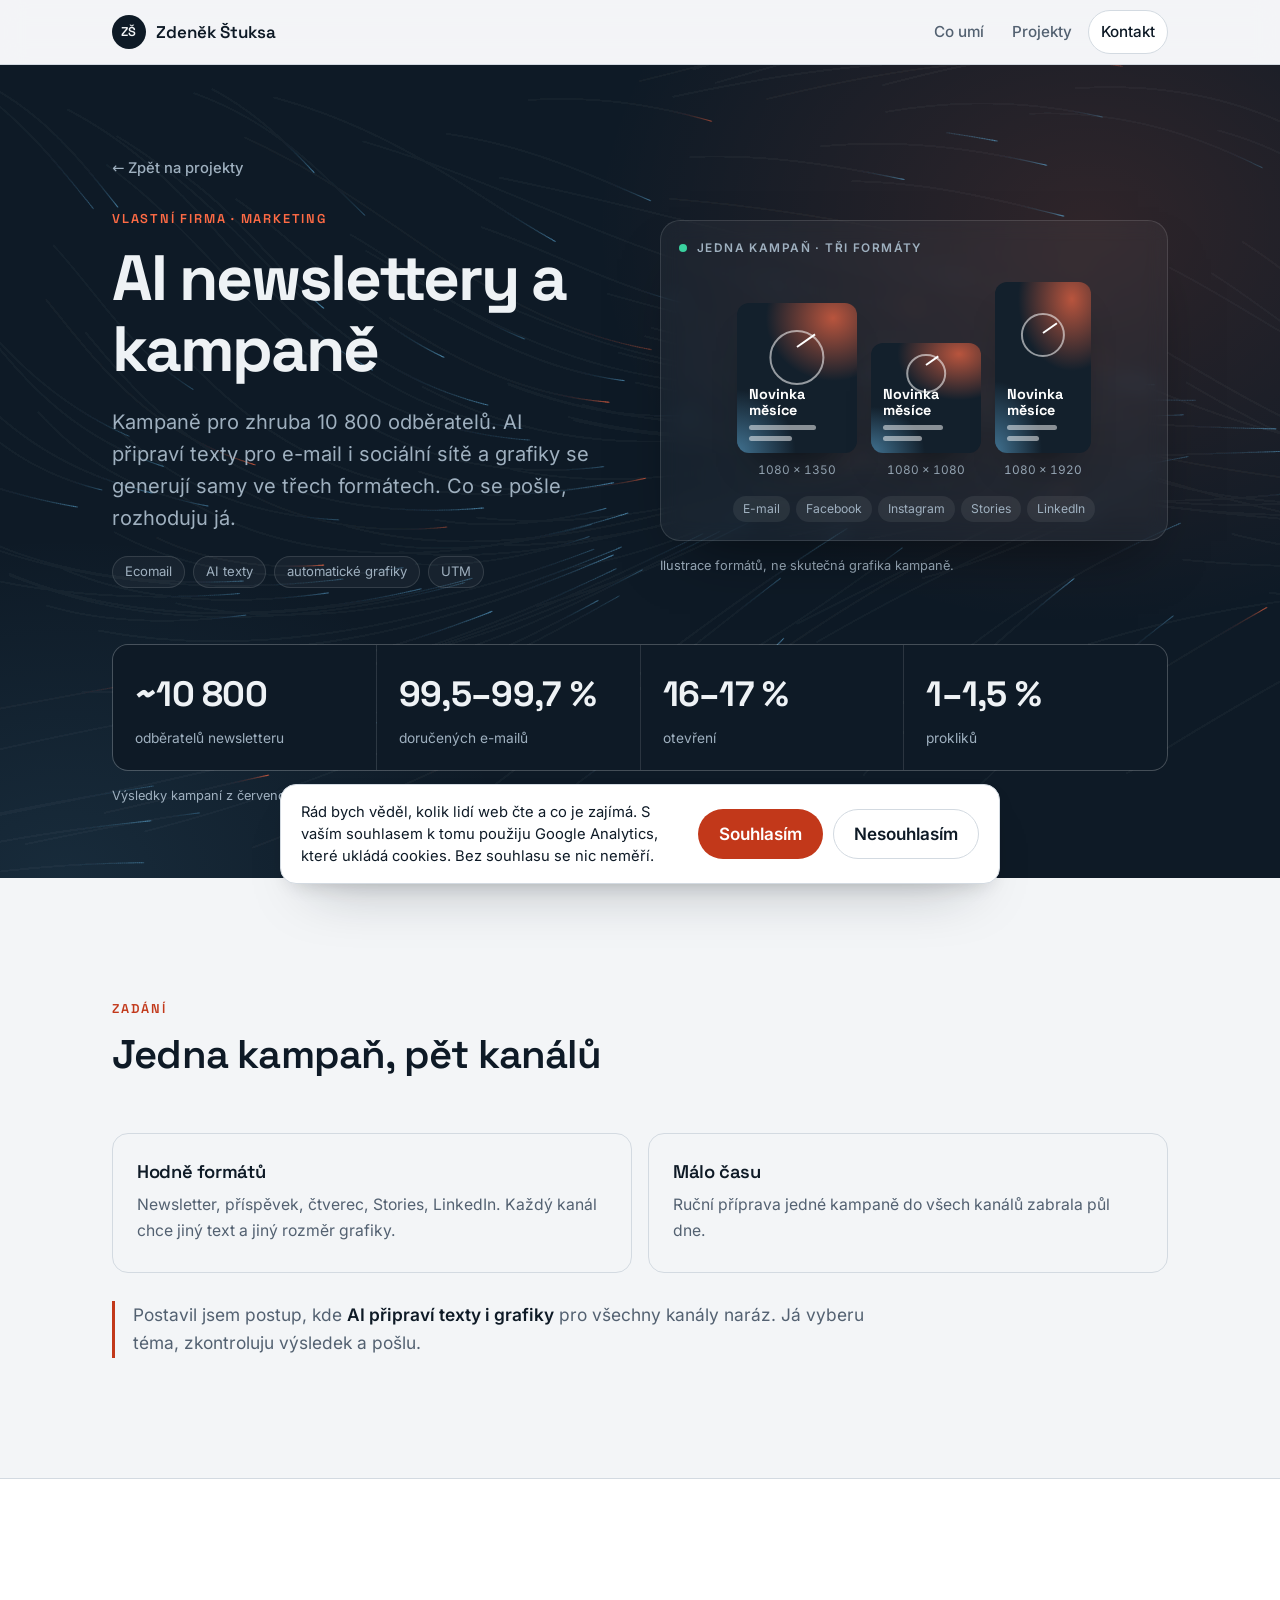
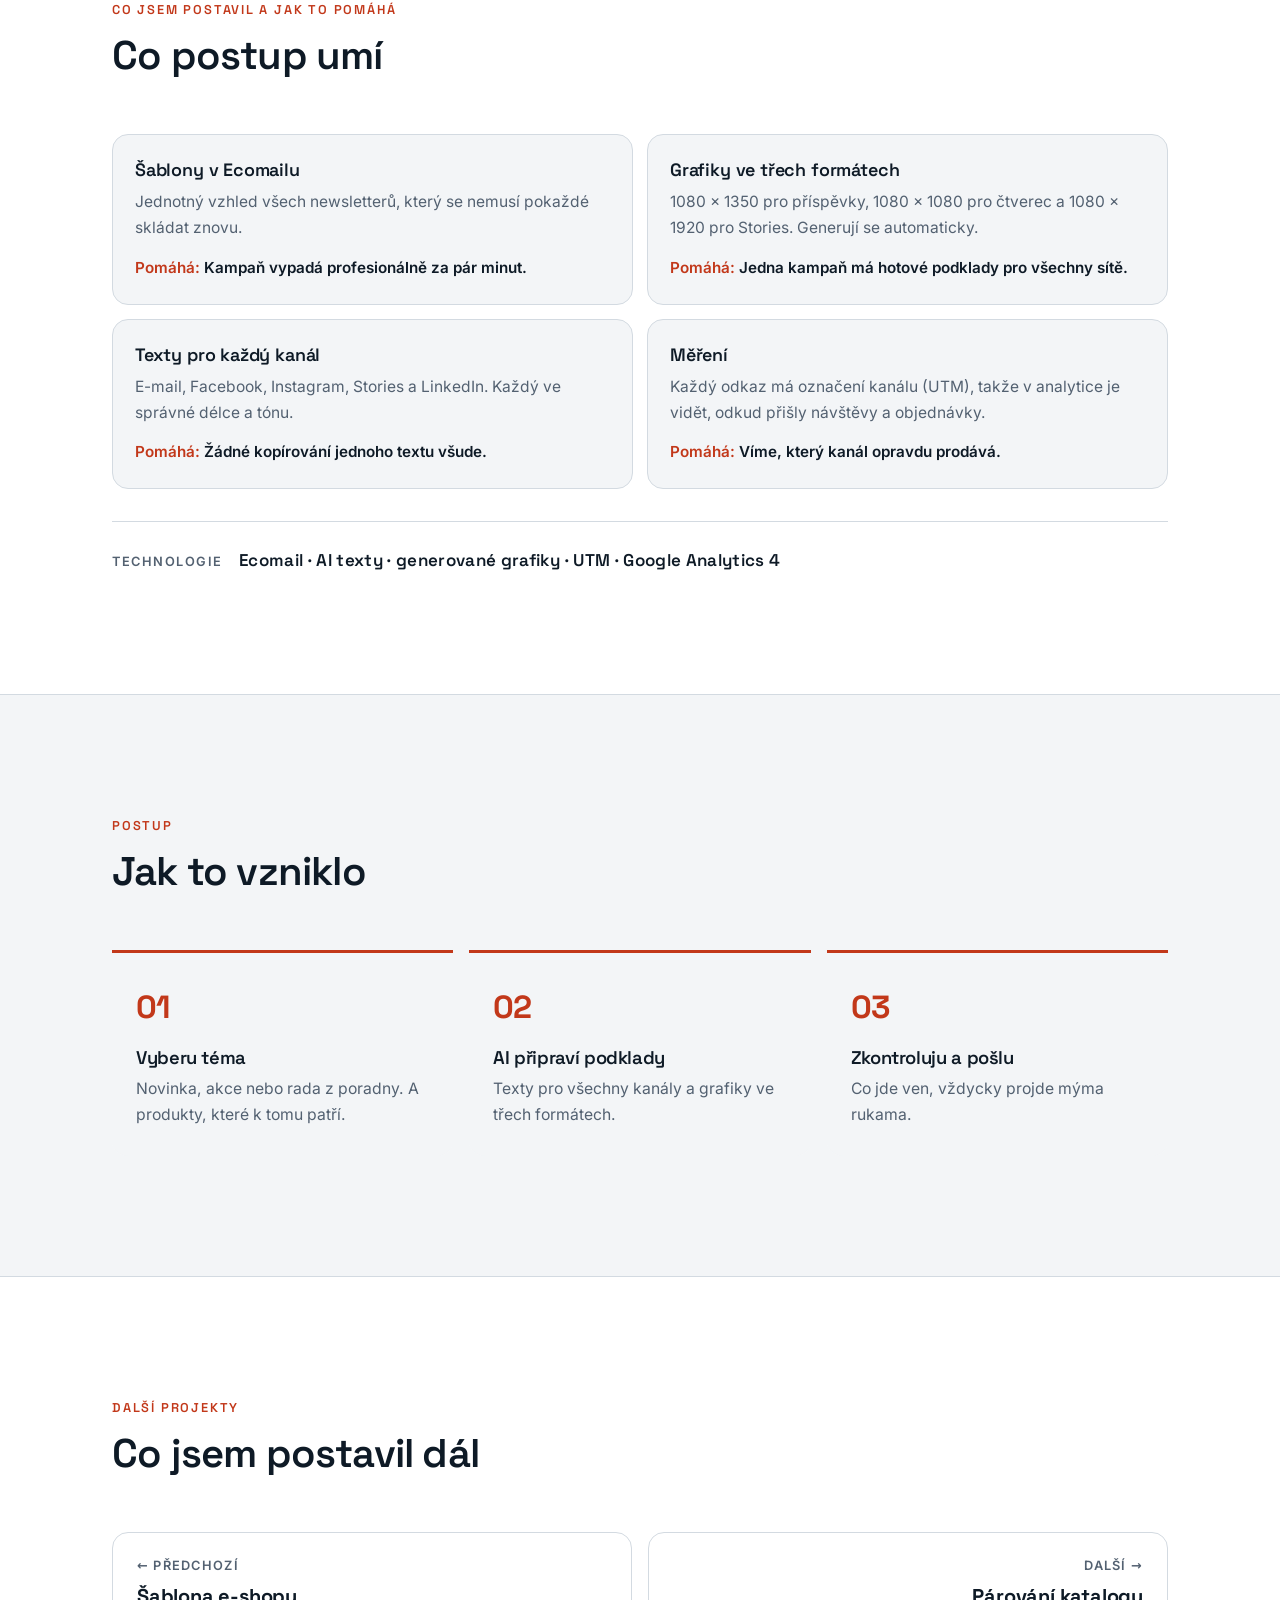
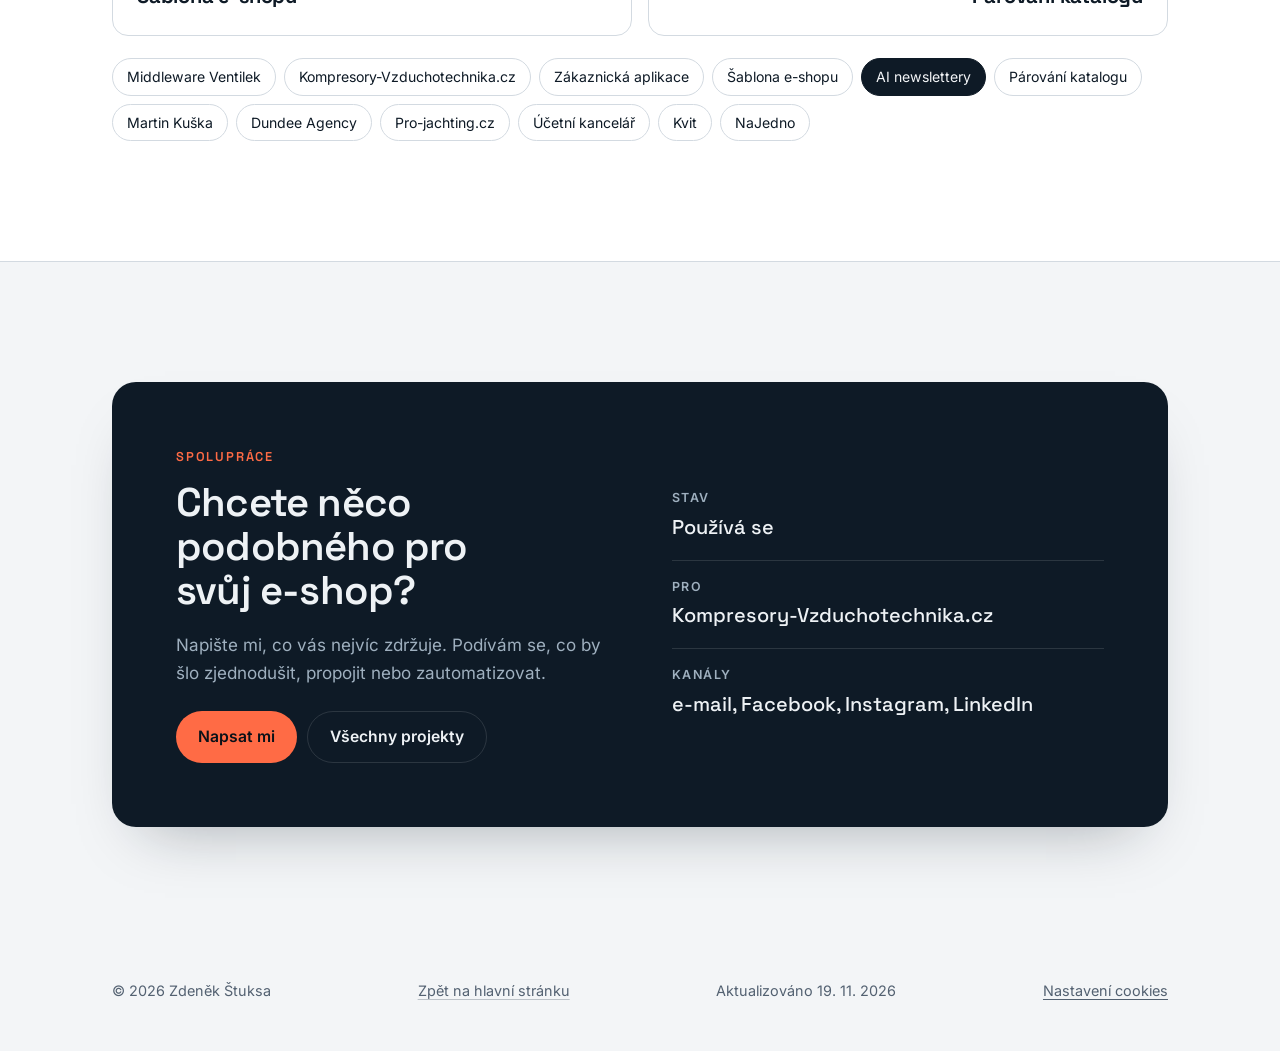
<file: newslettery.html>
<!doctype html>
<html lang="cs">
<head>
  <meta charset="utf-8">
  <meta name="viewport" content="width=device-width, initial-scale=1">
  <meta name="robots" content="max-image-preview:large">
  <title>AI newslettery a kampaně — Zdeněk Štuksa</title>
  <meta name="description" content="Kampaně pro zhruba 10 800 odběratelů: šablony v Ecomailu, AI texty pro všechny kanály a grafiky generované automaticky ve třech formátech.">
  <meta name="color-scheme" content="light dark">
  <meta name="theme-color" content="#f3f5f7" media="(prefers-color-scheme: light)">
  <meta name="theme-color" content="#0a1118" media="(prefers-color-scheme: dark)">
  <link rel="canonical" href="https://zdenekstuksa.cz/newslettery.html">
  <meta property="og:type" content="article">
  <meta property="og:site_name" content="Zdeněk Štuksa">
  <meta name="twitter:card" content="summary_large_image">
  <meta property="og:locale" content="cs_CZ">
  <meta property="og:url" content="https://zdenekstuksa.cz/newslettery.html">
  <meta property="og:title" content="AI newslettery a kampaně — Zdeněk Štuksa">
  <meta property="og:description" content="Kampaně pro zhruba 10 800 odběratelů: šablony v Ecomailu, AI texty pro všechny kanály a grafiky generované automaticky ve třech formátech.">
  <meta property="og:image" content="https://zdenekstuksa.cz/assets/og-zdenek-stuksa.jpg">
  <meta property="og:image:width" content="1200">
  <meta property="og:image:height" content="630">
  <meta property="og:image:alt" content="Zdeněk Štuksa – e-commerce, Shoptet a AI">

  <link rel="icon" href="/favicon.ico" sizes="48x48">
  <link rel="icon" href="/favicon.svg" type="image/svg+xml">
  <link rel="apple-touch-icon" href="/apple-touch-icon.png">
  <link rel="preload" href="/assets/fonts/space-grotesk-latin.woff2" as="font" type="font/woff2" crossorigin>
  <link rel="preload" href="/assets/fonts/inter-latin.woff2" as="font" type="font/woff2" crossorigin>
  <link rel="stylesheet" href="styles.css">
  <script type="application/ld+json">
{
  "@context": "https://schema.org",
  "@graph": [
    {
      "@type": "WebPage",
      "@id": "https://zdenekstuksa.cz/newslettery.html",
      "url": "https://zdenekstuksa.cz/newslettery.html",
      "name": "AI newslettery a kampaně — Zdeněk Štuksa",
      "description": "Kampaně pro zhruba 10 800 odběratelů: šablony v Ecomailu, AI texty pro všechny kanály a grafiky generované automaticky ve třech formátech.",
      "inLanguage": "cs",
      "isPartOf": {
        "@id": "https://zdenekstuksa.cz/#web"
      },
      "datePublished": "2026-11-19T00:00:00+01:00",
      "dateModified": "2026-11-19T00:00:00+01:00",
      "author": {
        "@type": "Person",
        "@id": "https://zdenekstuksa.cz/#zdenek",
        "name": "Zdeněk Štuksa",
        "url": "https://zdenekstuksa.cz/"
      }
    },
    {
      "@type": "BreadcrumbList",
      "itemListElement": [
        {
          "@type": "ListItem",
          "position": 1,
          "name": "Zdeněk Štuksa",
          "item": "https://zdenekstuksa.cz/"
        },
        {
          "@type": "ListItem",
          "position": 2,
          "name": "AI newslettery a kampaně",
          "item": "https://zdenekstuksa.cz/newslettery.html"
        }
      ]
    }
  ]
}
  </script>
</head>
<body>
  <a class="skip-link" href="#obsah">Přeskočit na obsah</a>

  <header class="site-header">
    <div class="wrap site-header__inner">
      <a class="brand" href="./" aria-label="Zdeněk Štuksa – úvod">
        <span class="brand__mark" aria-hidden="true">ZŠ</span>
        <span class="brand__name">Zdeněk Štuksa</span>
      </a>
      <nav class="nav" aria-label="Navigace projektu">
        <a href="#co-umi">Co umí</a>
        <a href="./#projekty">Projekty</a>
      </nav>
      <a class="nav__cta" href="./#kontakt">Kontakt</a>
    </div>
  </header>

  <main id="obsah">
    <!-- generováno: _zdroj/projekty.py -->
    <section class="cs-hero pj-hero">
      <canvas class="airflow" data-airflow aria-hidden="true"></canvas>
      <div class="wrap">
        <a class="cs-back" href="./#projekty">← Zpět na projekty</a>
        <div class="cs-hero__grid">
        <div>
          <p class="eyebrow">Vlastní firma · marketing</p>
          <h1>AI newslettery a kampaně</h1>
          <p class="cs-hero__lead">Kampaně pro zhruba 10 800 odběratelů. AI připraví texty pro e-mail i sociální sítě a grafiky se generují samy ve třech formátech. Co se pošle, rozhoduju já.</p>
          <ul class="pj-meta" aria-label="Technologie a vlastnosti"><li>Ecomail</li><li>AI texty</li><li>automatické grafiky</li><li>UTM</li></ul>
        </div>
        <div class="pj-visual">
          <div class="mock">
            <p class="mock__bar"><span class="vlog__dot" aria-hidden="true"></span>Jedna kampaň · tři formáty</p>
            <div class="formats">
              <figure class="format format--45"><div class="format__art"><b>Novinka měsíce</b><i></i><i></i></div><figcaption>1080 × 1350</figcaption></figure>
              <figure class="format format--11"><div class="format__art"><b>Novinka měsíce</b><i></i><i></i></div><figcaption>1080 × 1080</figcaption></figure>
              <figure class="format format--916"><div class="format__art"><b>Novinka měsíce</b><i></i><i></i></div><figcaption>1080 × 1920</figcaption></figure>
            </div>
            <div class="channels"><span>E-mail</span><span>Facebook</span><span>Instagram</span><span>Stories</span><span>LinkedIn</span></div>
          </div>
          <p class="pj-note">Ilustrace formátů, ne skutečná grafika kampaně.</p>
        </div>
        </div>
        <dl class="cs-stats">
          <div><dt>odběratelů newsletteru</dt><dd>~10 800</dd></div>
          <div><dt>doručených e-mailů</dt><dd>99,5–99,7 %</dd></div>
          <div><dt>otevření</dt><dd>16–17 %</dd></div>
          <div><dt>prokliků</dt><dd>1–1,5 %</dd></div>
        </dl>
        <p class="pj-note">Výsledky kampaní z července 2026.</p>
      </div>
    </section>

    <section class="section">
      <div class="wrap">
        <header class="section__head">
          <p class="eyebrow">Zadání</p>
          <h2>Jedna kampaň, pět kanálů</h2>
        </header>
        <ul class="cards cs-problems">
          <li class="card">
            <h3>Hodně formátů</h3>
            <p>Newsletter, příspěvek, čtverec, Stories, LinkedIn. Každý kanál chce jiný text a jiný rozměr grafiky.</p>
          </li>
          <li class="card">
            <h3>Málo času</h3>
            <p>Ruční příprava jedné kampaně do všech kanálů zabrala půl dne.</p>
          </li>
        </ul>
        <p class="cs-answer">Postavil jsem postup, kde <strong>AI připraví texty i grafiky</strong> pro všechny kanály naráz. Já vyberu téma, zkontroluju výsledek a pošlu.</p>
      </div>
    </section>
    <section id="co-umi" class="section section--alt">
      <div class="wrap">
        <header class="section__head">
          <p class="eyebrow">Co jsem postavil a jak to pomáhá</p>
          <h2>Co postup umí</h2>
        </header>
        <ul class="cs-modules cs-modules--2">
          <li class="cs-module">
            <h3>Šablony v Ecomailu</h3>
            <p>Jednotný vzhled všech newsletterů, který se nemusí pokaždé skládat znovu.</p>
            <p class="cs-benefit">Kampaň vypadá profesionálně za pár minut.</p>
          </li>
          <li class="cs-module">
            <h3>Grafiky ve třech formátech</h3>
            <p>1080 × 1350 pro příspěvky, 1080 × 1080 pro čtverec a 1080 × 1920 pro Stories. Generují se automaticky.</p>
            <p class="cs-benefit">Jedna kampaň má hotové podklady pro všechny sítě.</p>
          </li>
          <li class="cs-module">
            <h3>Texty pro každý kanál</h3>
            <p>E-mail, Facebook, Instagram, Stories a LinkedIn. Každý ve správné délce a tónu.</p>
            <p class="cs-benefit">Žádné kopírování jednoho textu všude.</p>
          </li>
          <li class="cs-module">
            <h3>Měření</h3>
            <p>Každý odkaz má označení kanálu (UTM), takže v analytice je vidět, odkud přišly návštěvy a objednávky.</p>
            <p class="cs-benefit">Víme, který kanál opravdu prodává.</p>
          </li>
        </ul>
        <p class="brands">
          <span class="brands__label">Technologie</span>
          <span class="brands__list">Ecomail · AI texty · generované grafiky · UTM · Google Analytics 4</span>
        </p>
      </div>
    </section>
    <section id="postup" class="section">
      <div class="wrap">
        <header class="section__head">
          <p class="eyebrow">Postup</p>
          <h2>Jak to vzniklo</h2>
        </header>
        <ol class="steps">
          <li>
            <h3>Vyberu téma</h3>
            <p>Novinka, akce nebo rada z poradny. A produkty, které k tomu patří.</p>
          </li>
          <li>
            <h3>AI připraví podklady</h3>
            <p>Texty pro všechny kanály a grafiky ve třech formátech.</p>
          </li>
          <li>
            <h3>Zkontroluju a pošlu</h3>
            <p>Co jde ven, vždycky projde mýma rukama.</p>
          </li>
        </ol>
      </div>
    </section>
    <section id="dalsi" class="section section--alt">
      <div class="wrap">
        <header class="section__head">
          <p class="eyebrow">Další projekty</p>
          <h2>Co jsem postavil dál</h2>
        </header>
        <nav class="pj-next" aria-label="Předchozí a další projekt">
          <a href="sablona-eshopu.html" rel="prev"><small>← Předchozí</small><strong>Šablona e-shopu</strong></a>
          <a href="parovani-katalogu.html" rel="next"><small>Další →</small><strong>Párování katalogu</strong></a>
        </nav>
        <ul class="pj-all" aria-label="Všechny projekty">
          <li><a href="middleware.html">Middleware Ventilek</a></li>
          <li><a href="kompresory-vzduchotechnika.html">Kompresory-Vzduchotechnika.cz</a></li>
          <li><a href="zakaznicka-aplikace.html">Zákaznická aplikace</a></li>
          <li><a href="sablona-eshopu.html">Šablona e-shopu</a></li>
          <li><a href="newslettery.html" aria-current="page">AI newslettery</a></li>
          <li><a href="parovani-katalogu.html">Párování katalogu</a></li>
          <li><a href="martin-kuska.html">Martin Kuška</a></li>
          <li><a href="dundee-agency.html">Dundee Agency</a></li>
          <li><a href="pro-jachting.html">Pro-jachting.cz</a></li>
          <li><a href="ucetni-kancelar.html">Účetní kancelář</a></li>
          <li><a href="kvit.html">Kvit</a></li>
          <li><a href="najedno.html">NaJedno</a></li>
        </ul>
      </div>
    </section>

    <section class="section">
      <div class="wrap">
        <div class="contact">
          <div class="contact__intro">
            <p class="eyebrow eyebrow--invert">Spolupráce</p>
            <h2>Chcete něco podobného pro svůj e-shop?</h2>
            <p>Napište mi, co vás nejvíc zdržuje. Podívám se, co by šlo zjednodušit, propojit nebo zautomatizovat.</p>
            <div class="contact__actions">
              <a class="btn btn--primary" href="./#kontakt">Napsat mi</a>
              <a class="btn btn--ghost" href="./#projekty">Všechny projekty</a>
            </div>
          </div>
          <ul class="contact__list">
            <li>
              <span class="contact__label">Stav</span>
              <span>Používá se</span>
            </li>
            <li>
              <span class="contact__label">Pro</span>
              <span>Kompresory-Vzduchotechnika.cz</span>
            </li>
            <li>
              <span class="contact__label">Kanály</span>
              <span>e-mail, Facebook, Instagram, LinkedIn</span>
            </li>
          </ul>
        </div>
      </div>
    </section>
  </main>

  <footer class="site-footer">
    <div class="wrap site-footer__inner">
      <span>© <span data-year>2026</span> Zdeněk Štuksa</span>
      <span><a href="./">Zpět na hlavní stránku</a></span>
      <span>Aktualizováno <time datetime="2026-11-19" data-upraveno>19. 11. 2026</time></span>
      <button type="button" class="footer-link" data-consent-open hidden>Nastavení cookies</button>
    </div>
  </footer>

  <script src="script.js" defer></script>
</body>
</html>
</file>
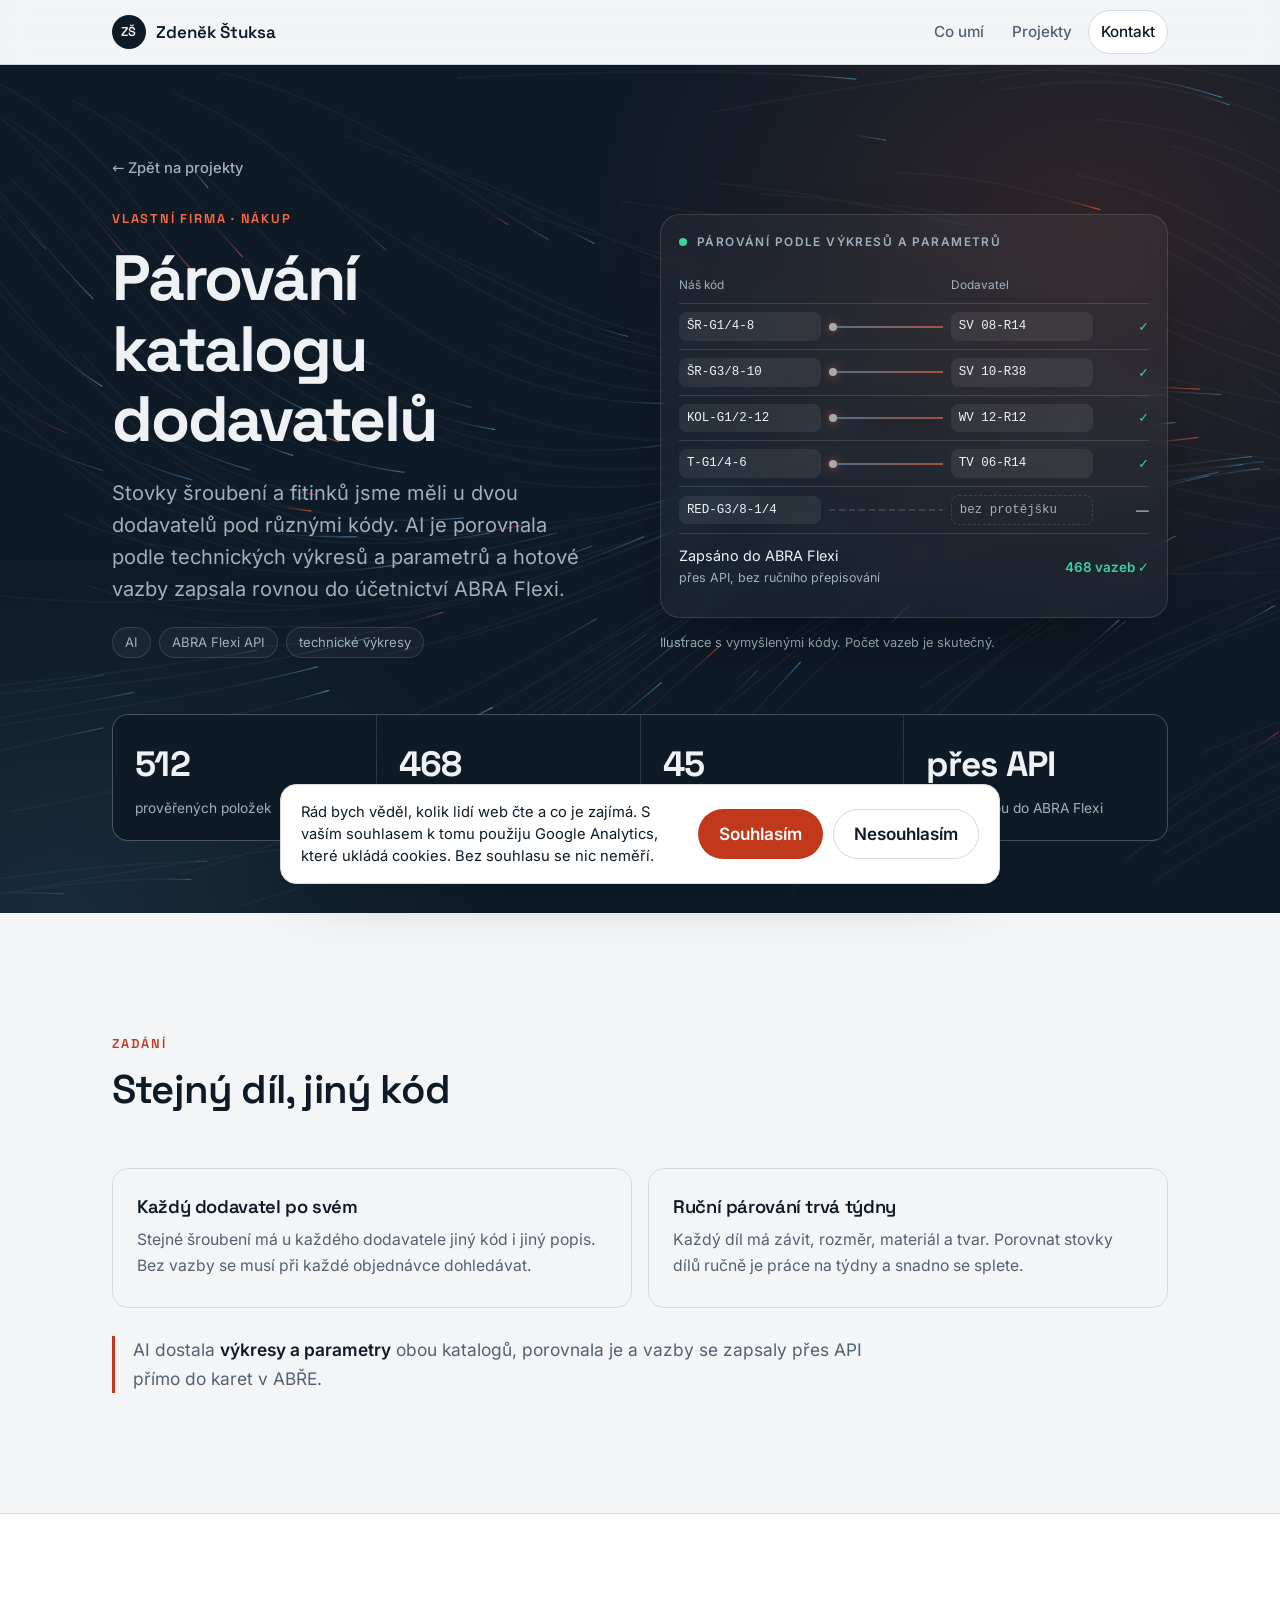
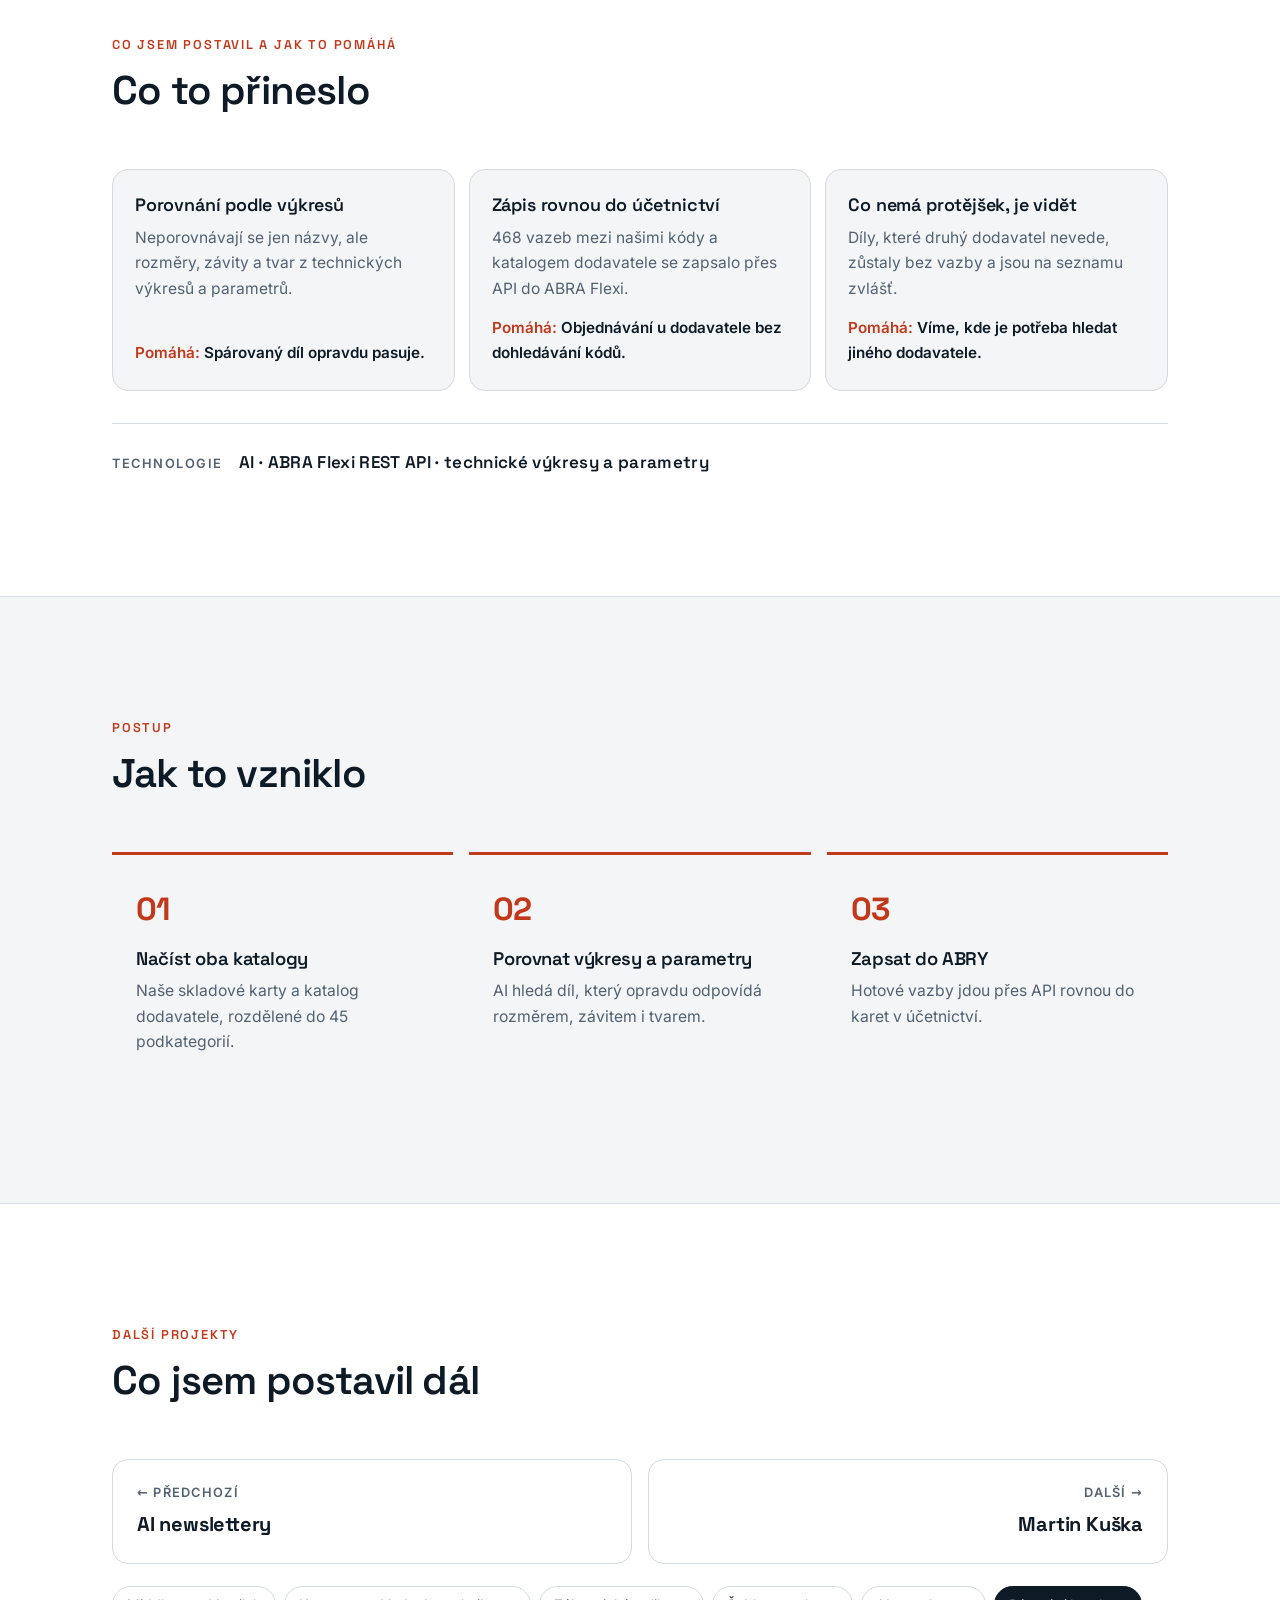
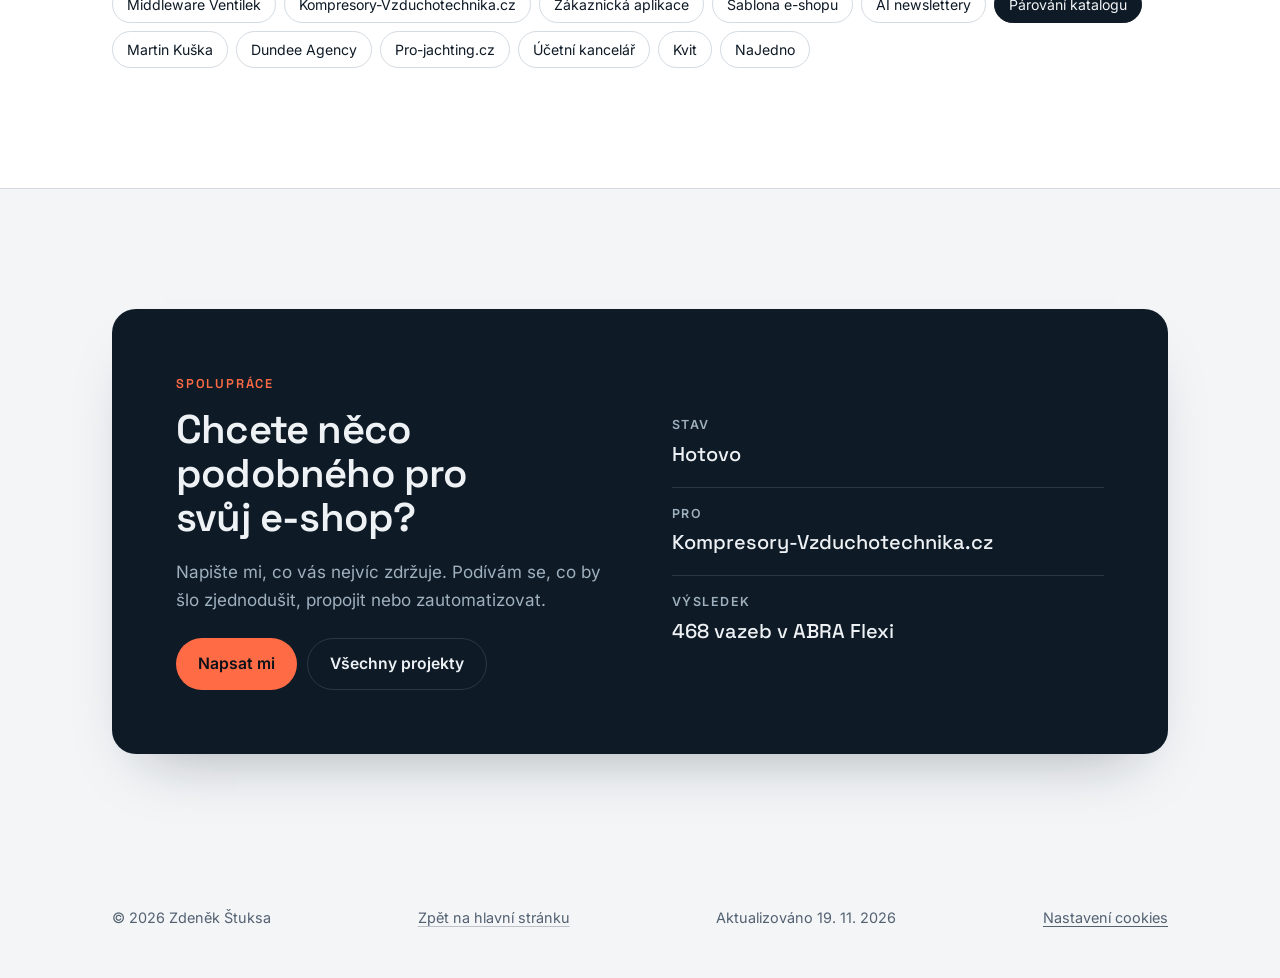
<file: parovani-katalogu.html>
<!doctype html>
<html lang="cs">
<head>
  <meta charset="utf-8">
  <meta name="viewport" content="width=device-width, initial-scale=1">
  <meta name="robots" content="max-image-preview:large">
  <title>Párování katalogu dodavatelů — Zdeněk Štuksa</title>
  <meta name="description" content="AI porovnala stovky šroubení podle výkresů a parametrů s katalogem dodavatele a zapsala 468 vazeb rovnou do ABRA Flexi.">
  <meta name="color-scheme" content="light dark">
  <meta name="theme-color" content="#f3f5f7" media="(prefers-color-scheme: light)">
  <meta name="theme-color" content="#0a1118" media="(prefers-color-scheme: dark)">
  <link rel="canonical" href="https://zdenekstuksa.cz/parovani-katalogu.html">
  <meta property="og:type" content="article">
  <meta property="og:site_name" content="Zdeněk Štuksa">
  <meta name="twitter:card" content="summary_large_image">
  <meta property="og:locale" content="cs_CZ">
  <meta property="og:url" content="https://zdenekstuksa.cz/parovani-katalogu.html">
  <meta property="og:title" content="Párování katalogu dodavatelů — Zdeněk Štuksa">
  <meta property="og:description" content="AI porovnala stovky šroubení podle výkresů a parametrů s katalogem dodavatele a zapsala 468 vazeb rovnou do ABRA Flexi.">
  <meta property="og:image" content="https://zdenekstuksa.cz/assets/og-zdenek-stuksa.jpg">
  <meta property="og:image:width" content="1200">
  <meta property="og:image:height" content="630">
  <meta property="og:image:alt" content="Zdeněk Štuksa – e-commerce, Shoptet a AI">

  <link rel="icon" href="/favicon.ico" sizes="48x48">
  <link rel="icon" href="/favicon.svg" type="image/svg+xml">
  <link rel="apple-touch-icon" href="/apple-touch-icon.png">
  <link rel="preload" href="/assets/fonts/space-grotesk-latin.woff2" as="font" type="font/woff2" crossorigin>
  <link rel="preload" href="/assets/fonts/inter-latin.woff2" as="font" type="font/woff2" crossorigin>
  <link rel="stylesheet" href="styles.css">
  <script type="application/ld+json">
{
  "@context": "https://schema.org",
  "@graph": [
    {
      "@type": "WebPage",
      "@id": "https://zdenekstuksa.cz/parovani-katalogu.html",
      "url": "https://zdenekstuksa.cz/parovani-katalogu.html",
      "name": "Párování katalogu dodavatelů — Zdeněk Štuksa",
      "description": "AI porovnala stovky šroubení podle výkresů a parametrů s katalogem dodavatele a zapsala 468 vazeb rovnou do ABRA Flexi.",
      "inLanguage": "cs",
      "isPartOf": {
        "@id": "https://zdenekstuksa.cz/#web"
      },
      "datePublished": "2026-11-19T00:00:00+01:00",
      "dateModified": "2026-11-19T00:00:00+01:00",
      "author": {
        "@type": "Person",
        "@id": "https://zdenekstuksa.cz/#zdenek",
        "name": "Zdeněk Štuksa",
        "url": "https://zdenekstuksa.cz/"
      }
    },
    {
      "@type": "BreadcrumbList",
      "itemListElement": [
        {
          "@type": "ListItem",
          "position": 1,
          "name": "Zdeněk Štuksa",
          "item": "https://zdenekstuksa.cz/"
        },
        {
          "@type": "ListItem",
          "position": 2,
          "name": "Párování katalogu dodavatelů",
          "item": "https://zdenekstuksa.cz/parovani-katalogu.html"
        }
      ]
    }
  ]
}
  </script>
</head>
<body>
  <a class="skip-link" href="#obsah">Přeskočit na obsah</a>

  <header class="site-header">
    <div class="wrap site-header__inner">
      <a class="brand" href="./" aria-label="Zdeněk Štuksa – úvod">
        <span class="brand__mark" aria-hidden="true">ZŠ</span>
        <span class="brand__name">Zdeněk Štuksa</span>
      </a>
      <nav class="nav" aria-label="Navigace projektu">
        <a href="#co-umi">Co umí</a>
        <a href="./#projekty">Projekty</a>
      </nav>
      <a class="nav__cta" href="./#kontakt">Kontakt</a>
    </div>
  </header>

  <main id="obsah">
    <!-- generováno: _zdroj/projekty.py -->
    <section class="cs-hero pj-hero">
      <canvas class="airflow" data-airflow aria-hidden="true"></canvas>
      <div class="wrap">
        <a class="cs-back" href="./#projekty">← Zpět na projekty</a>
        <div class="cs-hero__grid">
        <div>
          <p class="eyebrow">Vlastní firma · nákup</p>
          <h1>Párování katalogu dodavatelů</h1>
          <p class="cs-hero__lead">Stovky šroubení a fitinků jsme měli u dvou dodavatelů pod různými kódy. AI je porovnala podle technických výkresů a parametrů a hotové vazby zapsala rovnou do účetnictví ABRA Flexi.</p>
          <ul class="pj-meta" aria-label="Technologie a vlastnosti"><li>AI</li><li>ABRA Flexi API</li><li>technické výkresy</li></ul>
        </div>
        <div class="pj-visual">
          <div class="mock match" aria-label="Ilustrace párování kódů"><p class="mock__bar"><span class="vlog__dot" aria-hidden="true"></span>Párování podle výkresů a parametrů</p><div class="match__head"><span>Náš kód</span><span></span><span>Dodavatel</span><span></span></div><div class="match__row"><code>ŠR-G1/4-8</code><span class="match__line" style="--d: 0s"></span><code>SV 08-R14</code><span class="match__score">✓</span></div><div class="match__row"><code>ŠR-G3/8-10</code><span class="match__line" style="--d: 0.5s"></span><code>SV 10-R38</code><span class="match__score">✓</span></div><div class="match__row"><code>KOL-G1/2-12</code><span class="match__line" style="--d: 1s"></span><code>WV 12-R12</code><span class="match__score">✓</span></div><div class="match__row"><code>T-G1/4-6</code><span class="match__line" style="--d: 1.5s"></span><code>TV 06-R14</code><span class="match__score">✓</span></div><div class="match__row match__row--none"><code>RED-G3/8-1/4</code><span class="match__line" style="--d: 0s"></span><code>bez protějšku</code><span class="match__score">—</span></div><div class="mock__row"><div>Zapsáno do ABRA Flexi<small>přes API, bez ručního přepisování</small></div><span class="mock__ok">468 vazeb ✓</span></div></div><p class="pj-note">Ilustrace s vymyšlenými kódy. Počet vazeb je skutečný.</p>
        </div>
        </div>
        <dl class="cs-stats">
          <div><dt>prověřených položek</dt><dd>512</dd></div>
          <div><dt>vazeb zapsaných do ABRY</dt><dd>468</dd></div>
          <div><dt>podkategorií</dt><dd>45</dd></div>
          <div><dt>zápis rovnou do ABRA Flexi</dt><dd>přes API</dd></div>
        </dl>
      </div>
    </section>

    <section class="section">
      <div class="wrap">
        <header class="section__head">
          <p class="eyebrow">Zadání</p>
          <h2>Stejný díl, jiný kód</h2>
        </header>
        <ul class="cards cs-problems">
          <li class="card">
            <h3>Každý dodavatel po svém</h3>
            <p>Stejné šroubení má u každého dodavatele jiný kód i jiný popis. Bez vazby se musí při každé objednávce dohledávat.</p>
          </li>
          <li class="card">
            <h3>Ruční párování trvá týdny</h3>
            <p>Každý díl má závit, rozměr, materiál a tvar. Porovnat stovky dílů ručně je práce na týdny a snadno se splete.</p>
          </li>
        </ul>
        <p class="cs-answer">AI dostala <strong>výkresy a parametry</strong> obou katalogů, porovnala je a vazby se zapsaly přes API přímo do karet v ABŘE.</p>
      </div>
    </section>
    <section id="co-umi" class="section section--alt">
      <div class="wrap">
        <header class="section__head">
          <p class="eyebrow">Co jsem postavil a jak to pomáhá</p>
          <h2>Co to přineslo</h2>
        </header>
        <ul class="cs-modules">
          <li class="cs-module">
            <h3>Porovnání podle výkresů</h3>
            <p>Neporovnávají se jen názvy, ale rozměry, závity a tvar z technických výkresů a parametrů.</p>
            <p class="cs-benefit">Spárovaný díl opravdu pasuje.</p>
          </li>
          <li class="cs-module">
            <h3>Zápis rovnou do účetnictví</h3>
            <p>468 vazeb mezi našimi kódy a katalogem dodavatele se zapsalo přes API do ABRA Flexi.</p>
            <p class="cs-benefit">Objednávání u dodavatele bez dohledávání kódů.</p>
          </li>
          <li class="cs-module">
            <h3>Co nemá protějšek, je vidět</h3>
            <p>Díly, které druhý dodavatel nevede, zůstaly bez vazby a jsou na seznamu zvlášť.</p>
            <p class="cs-benefit">Víme, kde je potřeba hledat jiného dodavatele.</p>
          </li>
        </ul>
        <p class="brands">
          <span class="brands__label">Technologie</span>
          <span class="brands__list">AI · ABRA Flexi REST API · technické výkresy a parametry</span>
        </p>
      </div>
    </section>
    <section id="postup" class="section">
      <div class="wrap">
        <header class="section__head">
          <p class="eyebrow">Postup</p>
          <h2>Jak to vzniklo</h2>
        </header>
        <ol class="steps">
          <li>
            <h3>Načíst oba katalogy</h3>
            <p>Naše skladové karty a katalog dodavatele, rozdělené do 45 podkategorií.</p>
          </li>
          <li>
            <h3>Porovnat výkresy a parametry</h3>
            <p>AI hledá díl, který opravdu odpovídá rozměrem, závitem i tvarem.</p>
          </li>
          <li>
            <h3>Zapsat do ABRY</h3>
            <p>Hotové vazby jdou přes API rovnou do karet v účetnictví.</p>
          </li>
        </ol>
      </div>
    </section>
    <section id="dalsi" class="section section--alt">
      <div class="wrap">
        <header class="section__head">
          <p class="eyebrow">Další projekty</p>
          <h2>Co jsem postavil dál</h2>
        </header>
        <nav class="pj-next" aria-label="Předchozí a další projekt">
          <a href="newslettery.html" rel="prev"><small>← Předchozí</small><strong>AI newslettery</strong></a>
          <a href="martin-kuska.html" rel="next"><small>Další →</small><strong>Martin Kuška</strong></a>
        </nav>
        <ul class="pj-all" aria-label="Všechny projekty">
          <li><a href="middleware.html">Middleware Ventilek</a></li>
          <li><a href="kompresory-vzduchotechnika.html">Kompresory-Vzduchotechnika.cz</a></li>
          <li><a href="zakaznicka-aplikace.html">Zákaznická aplikace</a></li>
          <li><a href="sablona-eshopu.html">Šablona e-shopu</a></li>
          <li><a href="newslettery.html">AI newslettery</a></li>
          <li><a href="parovani-katalogu.html" aria-current="page">Párování katalogu</a></li>
          <li><a href="martin-kuska.html">Martin Kuška</a></li>
          <li><a href="dundee-agency.html">Dundee Agency</a></li>
          <li><a href="pro-jachting.html">Pro-jachting.cz</a></li>
          <li><a href="ucetni-kancelar.html">Účetní kancelář</a></li>
          <li><a href="kvit.html">Kvit</a></li>
          <li><a href="najedno.html">NaJedno</a></li>
        </ul>
      </div>
    </section>

    <section class="section">
      <div class="wrap">
        <div class="contact">
          <div class="contact__intro">
            <p class="eyebrow eyebrow--invert">Spolupráce</p>
            <h2>Chcete něco podobného pro svůj e-shop?</h2>
            <p>Napište mi, co vás nejvíc zdržuje. Podívám se, co by šlo zjednodušit, propojit nebo zautomatizovat.</p>
            <div class="contact__actions">
              <a class="btn btn--primary" href="./#kontakt">Napsat mi</a>
              <a class="btn btn--ghost" href="./#projekty">Všechny projekty</a>
            </div>
          </div>
          <ul class="contact__list">
            <li>
              <span class="contact__label">Stav</span>
              <span>Hotovo</span>
            </li>
            <li>
              <span class="contact__label">Pro</span>
              <span>Kompresory-Vzduchotechnika.cz</span>
            </li>
            <li>
              <span class="contact__label">Výsledek</span>
              <span>468 vazeb v ABRA Flexi</span>
            </li>
          </ul>
        </div>
      </div>
    </section>
  </main>

  <footer class="site-footer">
    <div class="wrap site-footer__inner">
      <span>© <span data-year>2026</span> Zdeněk Štuksa</span>
      <span><a href="./">Zpět na hlavní stránku</a></span>
      <span>Aktualizováno <time datetime="2026-11-19" data-upraveno>19. 11. 2026</time></span>
      <button type="button" class="footer-link" data-consent-open hidden>Nastavení cookies</button>
    </div>
  </footer>

  <script src="script.js" defer></script>
</body>
</html>
</file>
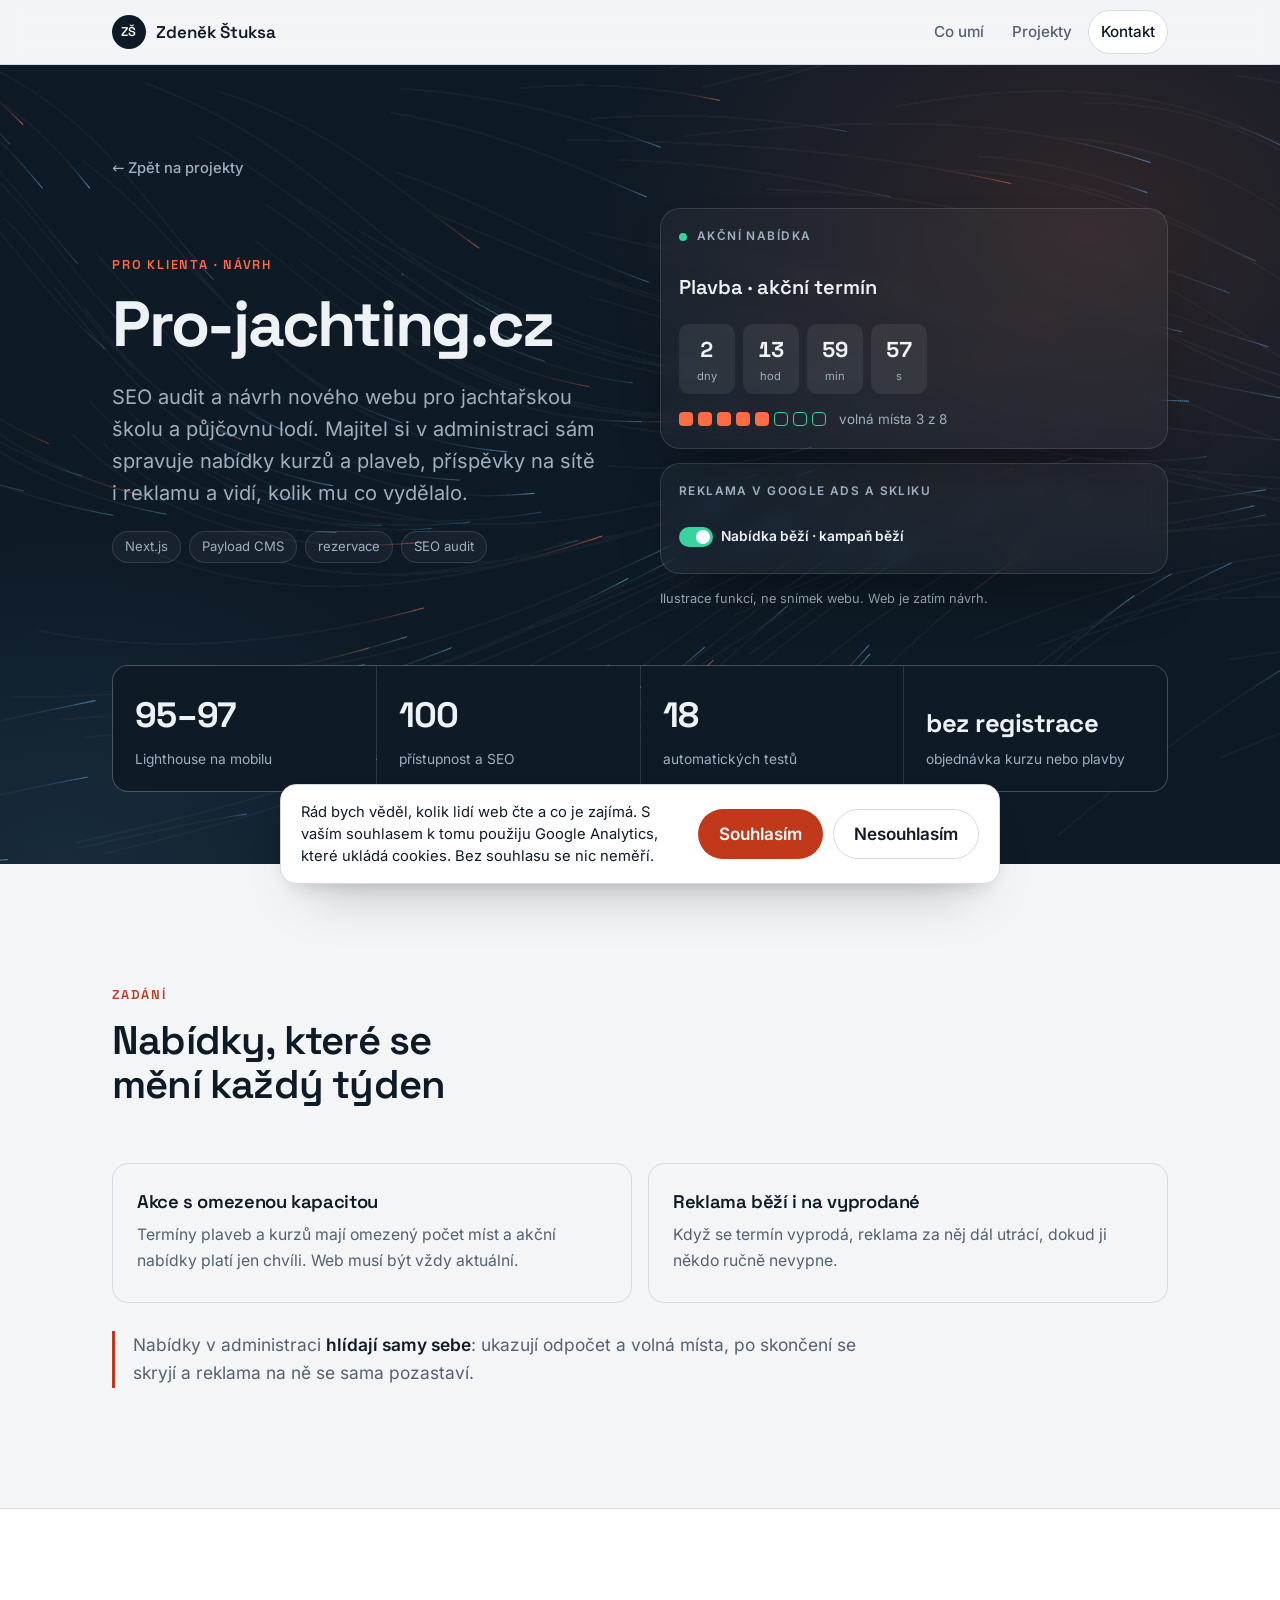
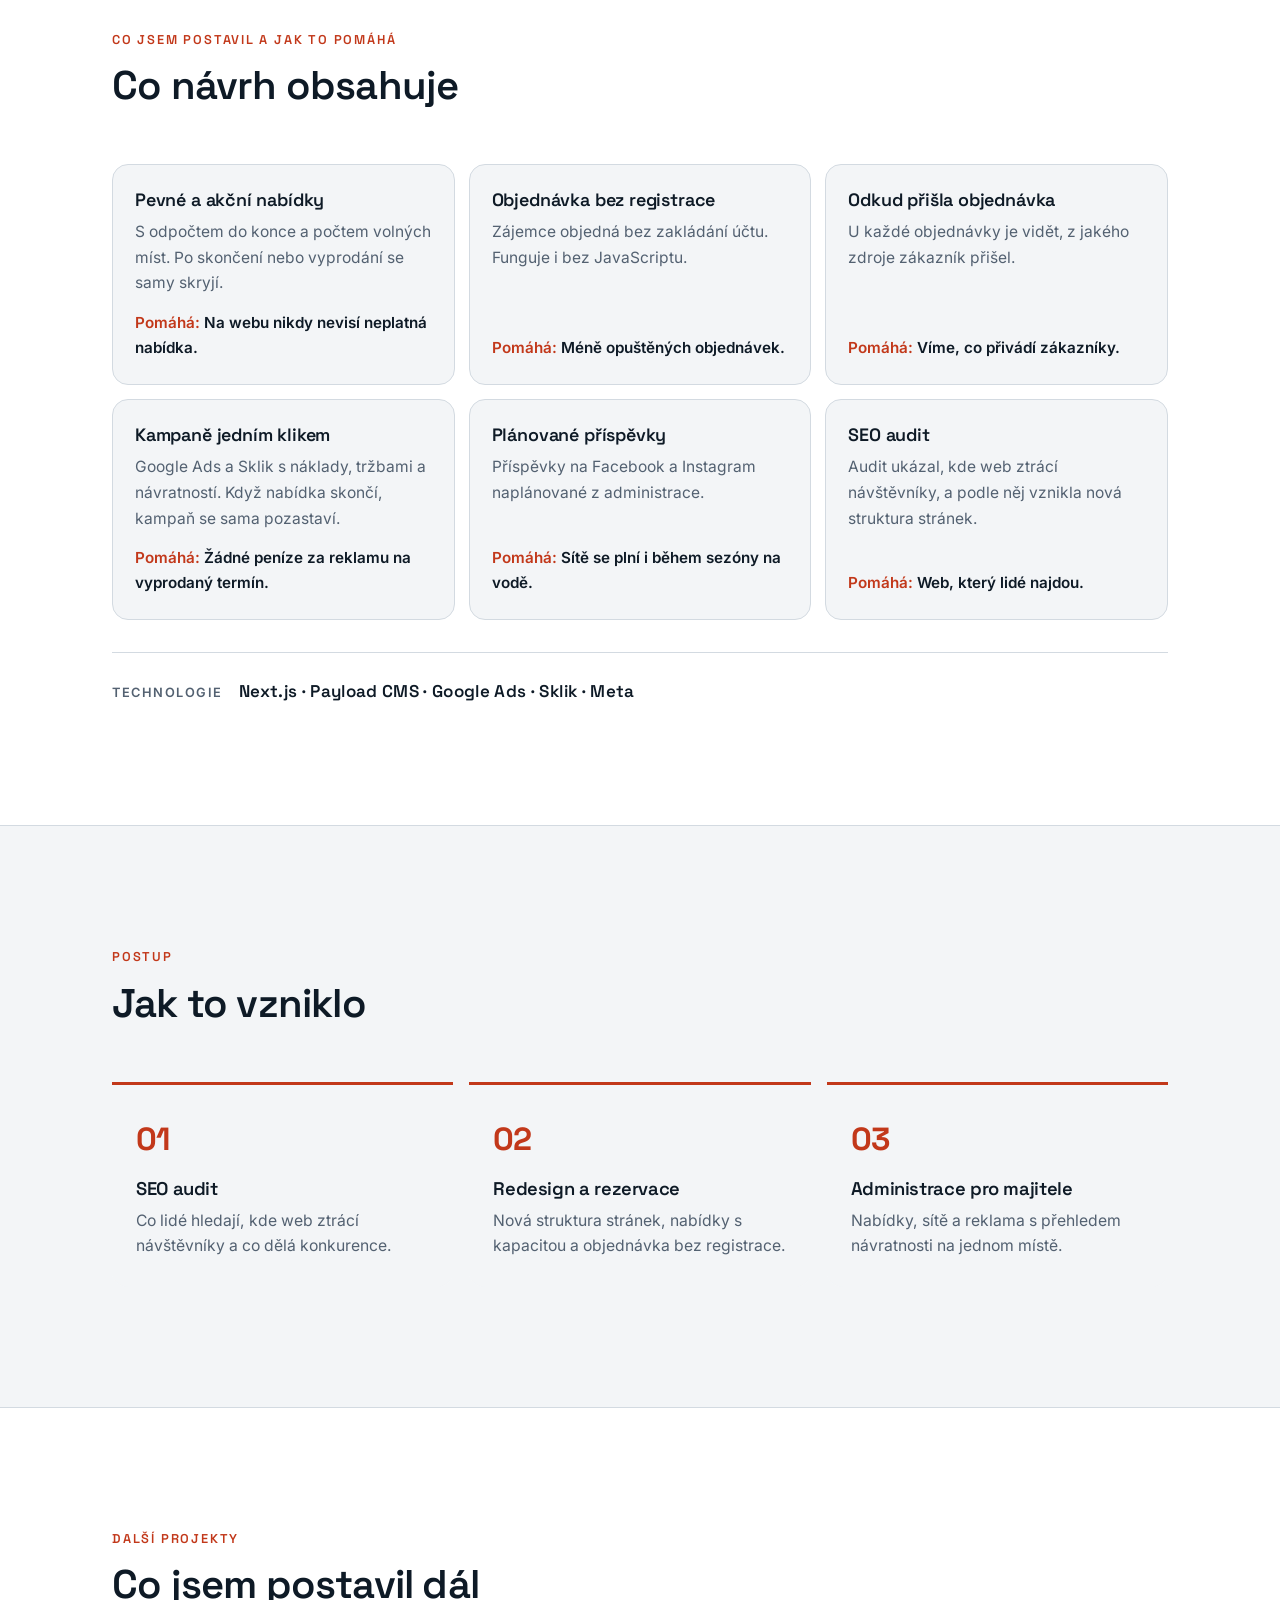
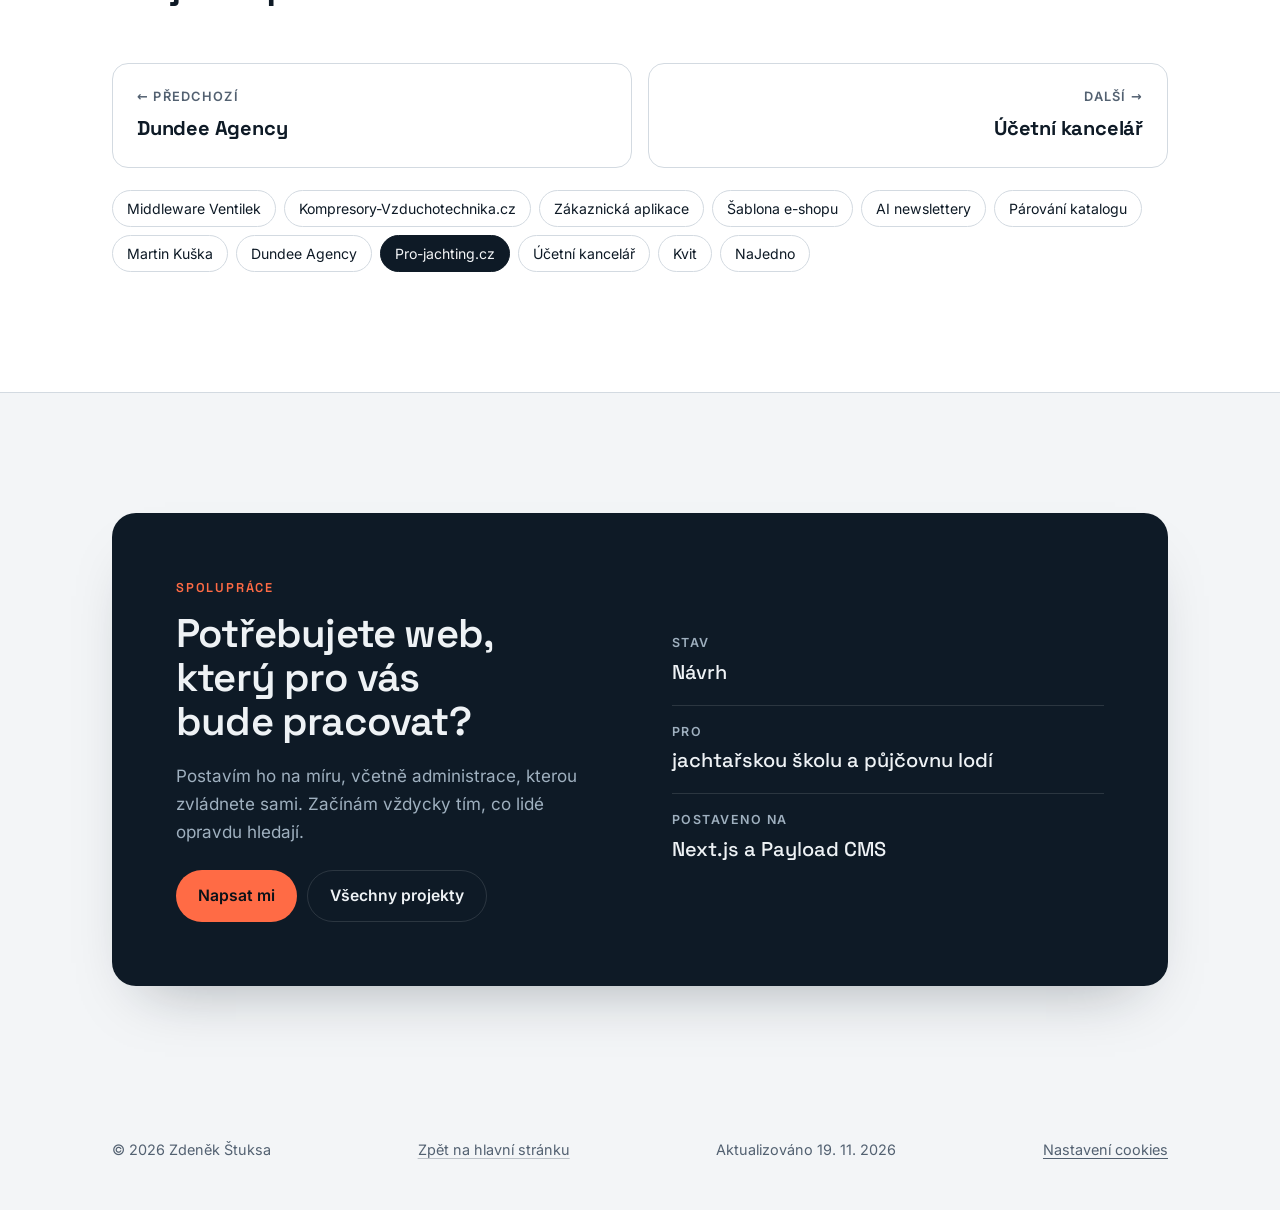
<file: pro-jachting.html>
<!doctype html>
<html lang="cs">
<head>
  <meta charset="utf-8">
  <meta name="viewport" content="width=device-width, initial-scale=1">
  <meta name="robots" content="max-image-preview:large">
  <title>Pro-jachting.cz — Zdeněk Štuksa</title>
  <meta name="description" content="SEO audit a návrh nového webu pro jachtařskou školu a půjčovnu lodí: akční nabídky s odpočtem, objednávka bez registrace a kampaně, které se samy pozastaví.">
  <meta name="color-scheme" content="light dark">
  <meta name="theme-color" content="#f3f5f7" media="(prefers-color-scheme: light)">
  <meta name="theme-color" content="#0a1118" media="(prefers-color-scheme: dark)">
  <link rel="canonical" href="https://zdenekstuksa.cz/pro-jachting.html">
  <meta property="og:type" content="article">
  <meta property="og:site_name" content="Zdeněk Štuksa">
  <meta name="twitter:card" content="summary_large_image">
  <meta property="og:locale" content="cs_CZ">
  <meta property="og:url" content="https://zdenekstuksa.cz/pro-jachting.html">
  <meta property="og:title" content="Pro-jachting.cz — Zdeněk Štuksa">
  <meta property="og:description" content="SEO audit a návrh nového webu pro jachtařskou školu a půjčovnu lodí: akční nabídky s odpočtem, objednávka bez registrace a kampaně, které se samy pozastaví.">
  <meta property="og:image" content="https://zdenekstuksa.cz/assets/og-zdenek-stuksa.jpg">
  <meta property="og:image:width" content="1200">
  <meta property="og:image:height" content="630">
  <meta property="og:image:alt" content="Zdeněk Štuksa – e-commerce, Shoptet a AI">

  <link rel="icon" href="/favicon.ico" sizes="48x48">
  <link rel="icon" href="/favicon.svg" type="image/svg+xml">
  <link rel="apple-touch-icon" href="/apple-touch-icon.png">
  <link rel="preload" href="/assets/fonts/space-grotesk-latin.woff2" as="font" type="font/woff2" crossorigin>
  <link rel="preload" href="/assets/fonts/inter-latin.woff2" as="font" type="font/woff2" crossorigin>
  <link rel="stylesheet" href="styles.css">
  <script type="application/ld+json">
{
  "@context": "https://schema.org",
  "@graph": [
    {
      "@type": "WebPage",
      "@id": "https://zdenekstuksa.cz/pro-jachting.html",
      "url": "https://zdenekstuksa.cz/pro-jachting.html",
      "name": "Pro-jachting.cz — Zdeněk Štuksa",
      "description": "SEO audit a návrh nového webu pro jachtařskou školu a půjčovnu lodí: akční nabídky s odpočtem, objednávka bez registrace a kampaně, které se samy pozastaví.",
      "inLanguage": "cs",
      "isPartOf": {
        "@id": "https://zdenekstuksa.cz/#web"
      },
      "datePublished": "2026-11-19T00:00:00+01:00",
      "dateModified": "2026-11-19T00:00:00+01:00",
      "author": {
        "@type": "Person",
        "@id": "https://zdenekstuksa.cz/#zdenek",
        "name": "Zdeněk Štuksa",
        "url": "https://zdenekstuksa.cz/"
      }
    },
    {
      "@type": "BreadcrumbList",
      "itemListElement": [
        {
          "@type": "ListItem",
          "position": 1,
          "name": "Zdeněk Štuksa",
          "item": "https://zdenekstuksa.cz/"
        },
        {
          "@type": "ListItem",
          "position": 2,
          "name": "Pro-jachting.cz",
          "item": "https://zdenekstuksa.cz/pro-jachting.html"
        }
      ]
    }
  ]
}
  </script>
</head>
<body>
  <a class="skip-link" href="#obsah">Přeskočit na obsah</a>

  <header class="site-header">
    <div class="wrap site-header__inner">
      <a class="brand" href="./" aria-label="Zdeněk Štuksa – úvod">
        <span class="brand__mark" aria-hidden="true">ZŠ</span>
        <span class="brand__name">Zdeněk Štuksa</span>
      </a>
      <nav class="nav" aria-label="Navigace projektu">
        <a href="#co-umi">Co umí</a>
        <a href="./#projekty">Projekty</a>
      </nav>
      <a class="nav__cta" href="./#kontakt">Kontakt</a>
    </div>
  </header>

  <main id="obsah">
    <!-- generováno: _zdroj/projekty.py -->
    <section class="cs-hero pj-hero">
      <canvas class="airflow" data-airflow aria-hidden="true"></canvas>
      <div class="wrap">
        <a class="cs-back" href="./#projekty">← Zpět na projekty</a>
        <div class="cs-hero__grid">
        <div>
          <p class="eyebrow">Pro klienta · návrh</p>
          <h1>Pro-jachting.cz</h1>
          <p class="cs-hero__lead">SEO audit a návrh nového webu pro jachtařskou školu a půjčovnu lodí. Majitel si v administraci sám spravuje nabídky kurzů a plaveb, příspěvky na sítě i reklamu a vidí, kolik mu co vydělalo.</p>
          <ul class="pj-meta" aria-label="Technologie a vlastnosti"><li>Next.js</li><li>Payload CMS</li><li>rezervace</li><li>SEO audit</li></ul>
        </div>
        <div class="pj-visual">
          <div class="mock">
            <p class="mock__bar"><span class="vlog__dot" aria-hidden="true"></span>Akční nabídka</p>
            <p class="offer__title">Plavba · akční termín</p>
            <div class="countdown" data-countdown data-hours="62" aria-label="Ukázka odpočtu do konce nabídky">
              <span><b data-d>2</b>dny</span><span><b data-h>14</b>hod</span><span><b data-m>00</b>min</span><span><b data-s>00</b>s</span>
            </div>
            <div class="seats" aria-label="Volná místa: 3 z 8"><i></i><i></i><i></i><i></i><i></i><i class="is-free"></i><i class="is-free"></i><i class="is-free"></i><span>volná místa 3 z 8</span></div>
          </div>
          <div class="mock" data-campaign data-on="Nabídka běží · kampaň běží" data-off="Vyprodáno · kampaň se sama pozastavila">
            <p class="mock__bar">Reklama v Google Ads a Skliku</p>
            <span class="switch"><i aria-hidden="true"></i><span data-campaign-text>Nabídka běží · kampaň běží</span></span>
          </div>
          <p class="pj-note">Ilustrace funkcí, ne snímek webu. Web je zatím návrh.</p>
        </div>
        </div>
        <dl class="cs-stats">
          <div><dt>Lighthouse na mobilu</dt><dd>95–97</dd></div>
          <div><dt>přístupnost a SEO</dt><dd>100</dd></div>
          <div><dt>automatických testů</dt><dd>18</dd></div>
          <div><dt>objednávka kurzu nebo plavby</dt><dd class="is-word">bez registrace</dd></div>
        </dl>
      </div>
    </section>

    <section class="section">
      <div class="wrap">
        <header class="section__head">
          <p class="eyebrow">Zadání</p>
          <h2>Nabídky, které se mění každý týden</h2>
        </header>
        <ul class="cards cs-problems">
          <li class="card">
            <h3>Akce s omezenou kapacitou</h3>
            <p>Termíny plaveb a kurzů mají omezený počet míst a akční nabídky platí jen chvíli. Web musí být vždy aktuální.</p>
          </li>
          <li class="card">
            <h3>Reklama běží i na vyprodané</h3>
            <p>Když se termín vyprodá, reklama za něj dál utrácí, dokud ji někdo ručně nevypne.</p>
          </li>
        </ul>
        <p class="cs-answer">Nabídky v administraci <strong>hlídají samy sebe</strong>: ukazují odpočet a volná místa, po skončení se skryjí a reklama na ně se sama pozastaví.</p>
      </div>
    </section>
    <section id="co-umi" class="section section--alt">
      <div class="wrap">
        <header class="section__head">
          <p class="eyebrow">Co jsem postavil a jak to pomáhá</p>
          <h2>Co návrh obsahuje</h2>
        </header>
        <ul class="cs-modules">
          <li class="cs-module">
            <h3>Pevné a akční nabídky</h3>
            <p>S odpočtem do konce a počtem volných míst. Po skončení nebo vyprodání se samy skryjí.</p>
            <p class="cs-benefit">Na webu nikdy nevisí neplatná nabídka.</p>
          </li>
          <li class="cs-module">
            <h3>Objednávka bez registrace</h3>
            <p>Zájemce objedná bez zakládání účtu. Funguje i bez JavaScriptu.</p>
            <p class="cs-benefit">Méně opuštěných objednávek.</p>
          </li>
          <li class="cs-module">
            <h3>Odkud přišla objednávka</h3>
            <p>U každé objednávky je vidět, z jakého zdroje zákazník přišel.</p>
            <p class="cs-benefit">Víme, co přivádí zákazníky.</p>
          </li>
          <li class="cs-module">
            <h3>Kampaně jedním klikem</h3>
            <p>Google Ads a Sklik s náklady, tržbami a návratností. Když nabídka skončí, kampaň se sama pozastaví.</p>
            <p class="cs-benefit">Žádné peníze za reklamu na vyprodaný termín.</p>
          </li>
          <li class="cs-module">
            <h3>Plánované příspěvky</h3>
            <p>Příspěvky na Facebook a Instagram naplánované z administrace.</p>
            <p class="cs-benefit">Sítě se plní i během sezóny na vodě.</p>
          </li>
          <li class="cs-module">
            <h3>SEO audit</h3>
            <p>Audit ukázal, kde web ztrácí návštěvníky, a podle něj vznikla nová struktura stránek.</p>
            <p class="cs-benefit">Web, který lidé najdou.</p>
          </li>
        </ul>
        <p class="brands">
          <span class="brands__label">Technologie</span>
          <span class="brands__list">Next.js · Payload CMS · Google Ads · Sklik · Meta</span>
        </p>
      </div>
    </section>
    <section id="postup" class="section">
      <div class="wrap">
        <header class="section__head">
          <p class="eyebrow">Postup</p>
          <h2>Jak to vzniklo</h2>
        </header>
        <ol class="steps">
          <li>
            <h3>SEO audit</h3>
            <p>Co lidé hledají, kde web ztrácí návštěvníky a co dělá konkurence.</p>
          </li>
          <li>
            <h3>Redesign a rezervace</h3>
            <p>Nová struktura stránek, nabídky s kapacitou a objednávka bez registrace.</p>
          </li>
          <li>
            <h3>Administrace pro majitele</h3>
            <p>Nabídky, sítě a reklama s přehledem návratnosti na jednom místě.</p>
          </li>
        </ol>
      </div>
    </section>
    <section id="dalsi" class="section section--alt">
      <div class="wrap">
        <header class="section__head">
          <p class="eyebrow">Další projekty</p>
          <h2>Co jsem postavil dál</h2>
        </header>
        <nav class="pj-next" aria-label="Předchozí a další projekt">
          <a href="dundee-agency.html" rel="prev"><small>← Předchozí</small><strong>Dundee Agency</strong></a>
          <a href="ucetni-kancelar.html" rel="next"><small>Další →</small><strong>Účetní kancelář</strong></a>
        </nav>
        <ul class="pj-all" aria-label="Všechny projekty">
          <li><a href="middleware.html">Middleware Ventilek</a></li>
          <li><a href="kompresory-vzduchotechnika.html">Kompresory-Vzduchotechnika.cz</a></li>
          <li><a href="zakaznicka-aplikace.html">Zákaznická aplikace</a></li>
          <li><a href="sablona-eshopu.html">Šablona e-shopu</a></li>
          <li><a href="newslettery.html">AI newslettery</a></li>
          <li><a href="parovani-katalogu.html">Párování katalogu</a></li>
          <li><a href="martin-kuska.html">Martin Kuška</a></li>
          <li><a href="dundee-agency.html">Dundee Agency</a></li>
          <li><a href="pro-jachting.html" aria-current="page">Pro-jachting.cz</a></li>
          <li><a href="ucetni-kancelar.html">Účetní kancelář</a></li>
          <li><a href="kvit.html">Kvit</a></li>
          <li><a href="najedno.html">NaJedno</a></li>
        </ul>
      </div>
    </section>

    <section class="section">
      <div class="wrap">
        <div class="contact">
          <div class="contact__intro">
            <p class="eyebrow eyebrow--invert">Spolupráce</p>
            <h2>Potřebujete web, který pro vás bude pracovat?</h2>
            <p>Postavím ho na míru, včetně administrace, kterou zvládnete sami. Začínám vždycky tím, co lidé opravdu hledají.</p>
            <div class="contact__actions">
              <a class="btn btn--primary" href="./#kontakt">Napsat mi</a>
              <a class="btn btn--ghost" href="./#projekty">Všechny projekty</a>
            </div>
          </div>
          <ul class="contact__list">
            <li>
              <span class="contact__label">Stav</span>
              <span>Návrh</span>
            </li>
            <li>
              <span class="contact__label">Pro</span>
              <span>jachtařskou školu a půjčovnu lodí</span>
            </li>
            <li>
              <span class="contact__label">Postaveno na</span>
              <span>Next.js a Payload CMS</span>
            </li>
          </ul>
        </div>
      </div>
    </section>
  </main>

  <footer class="site-footer">
    <div class="wrap site-footer__inner">
      <span>© <span data-year>2026</span> Zdeněk Štuksa</span>
      <span><a href="./">Zpět na hlavní stránku</a></span>
      <span>Aktualizováno <time datetime="2026-11-19" data-upraveno>19. 11. 2026</time></span>
      <button type="button" class="footer-link" data-consent-open hidden>Nastavení cookies</button>
    </div>
  </footer>

  <script src="script.js" defer></script>
</body>
</html>
</file>
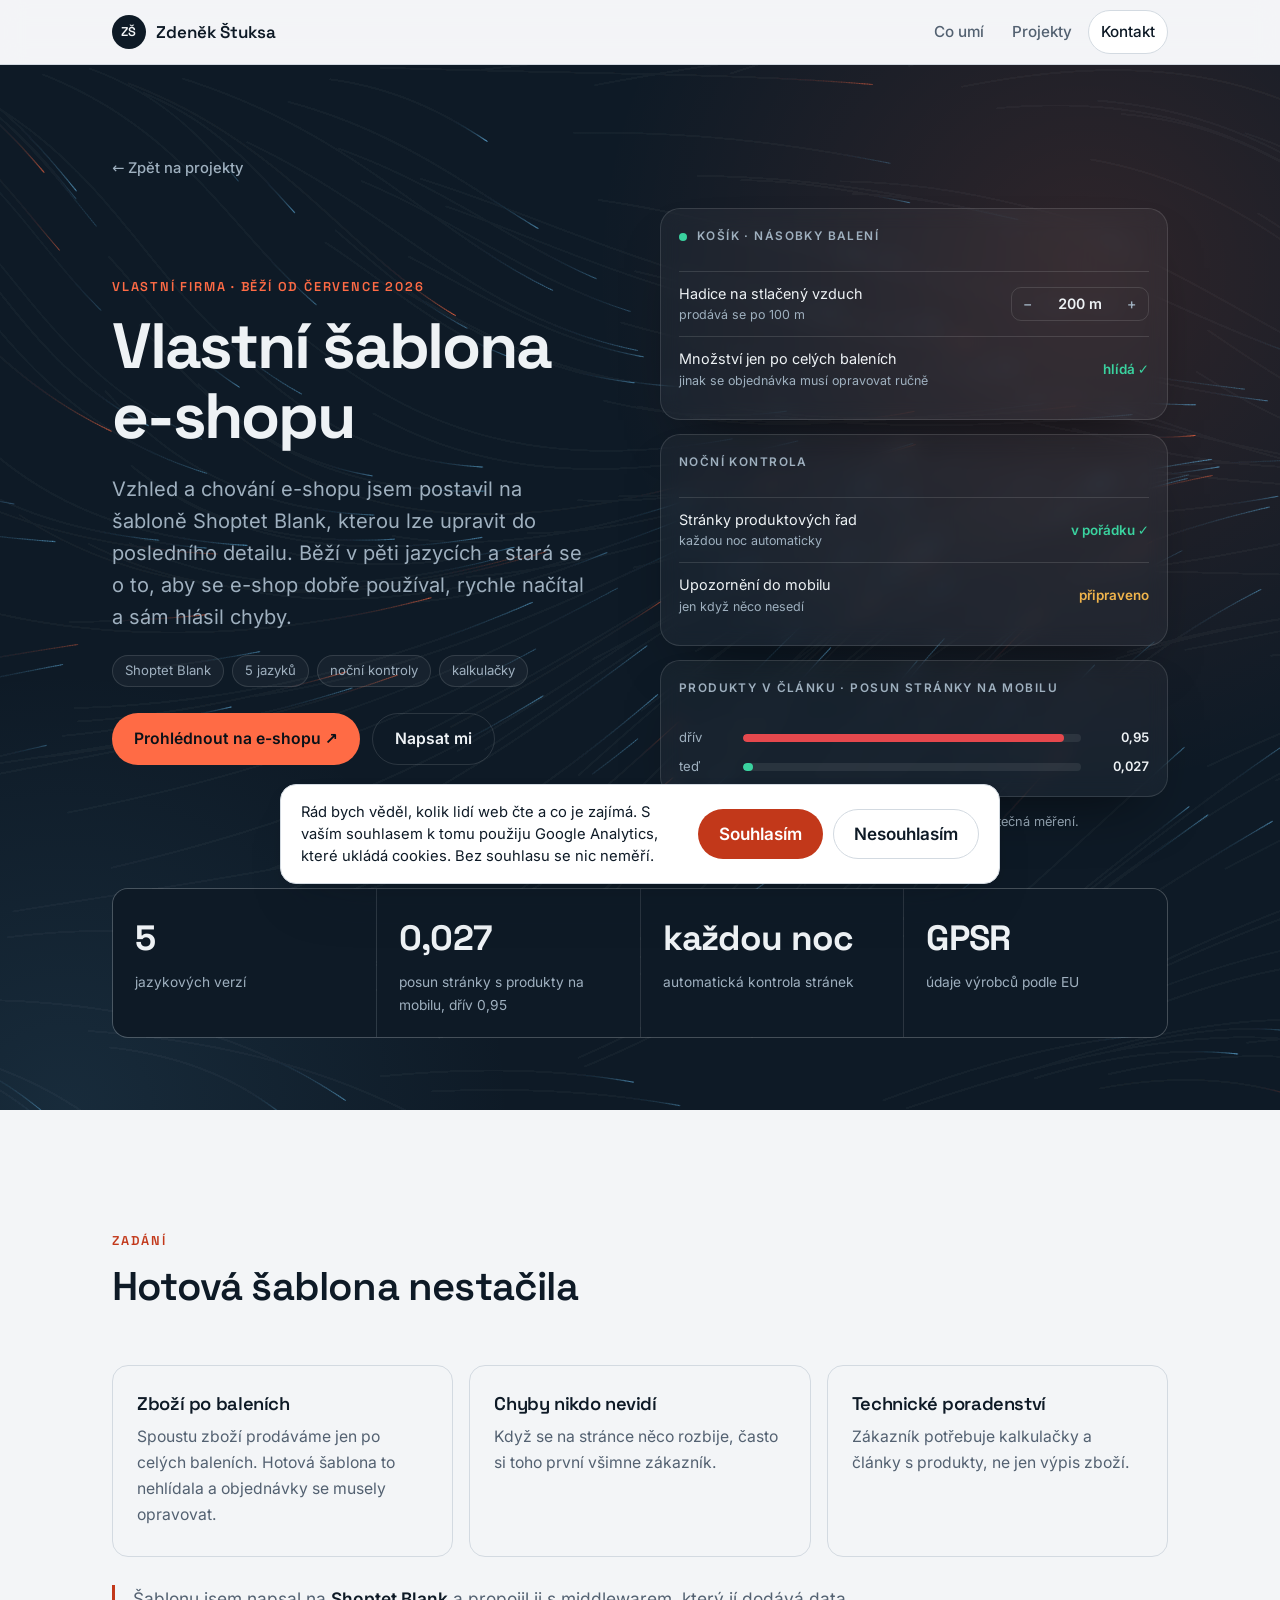
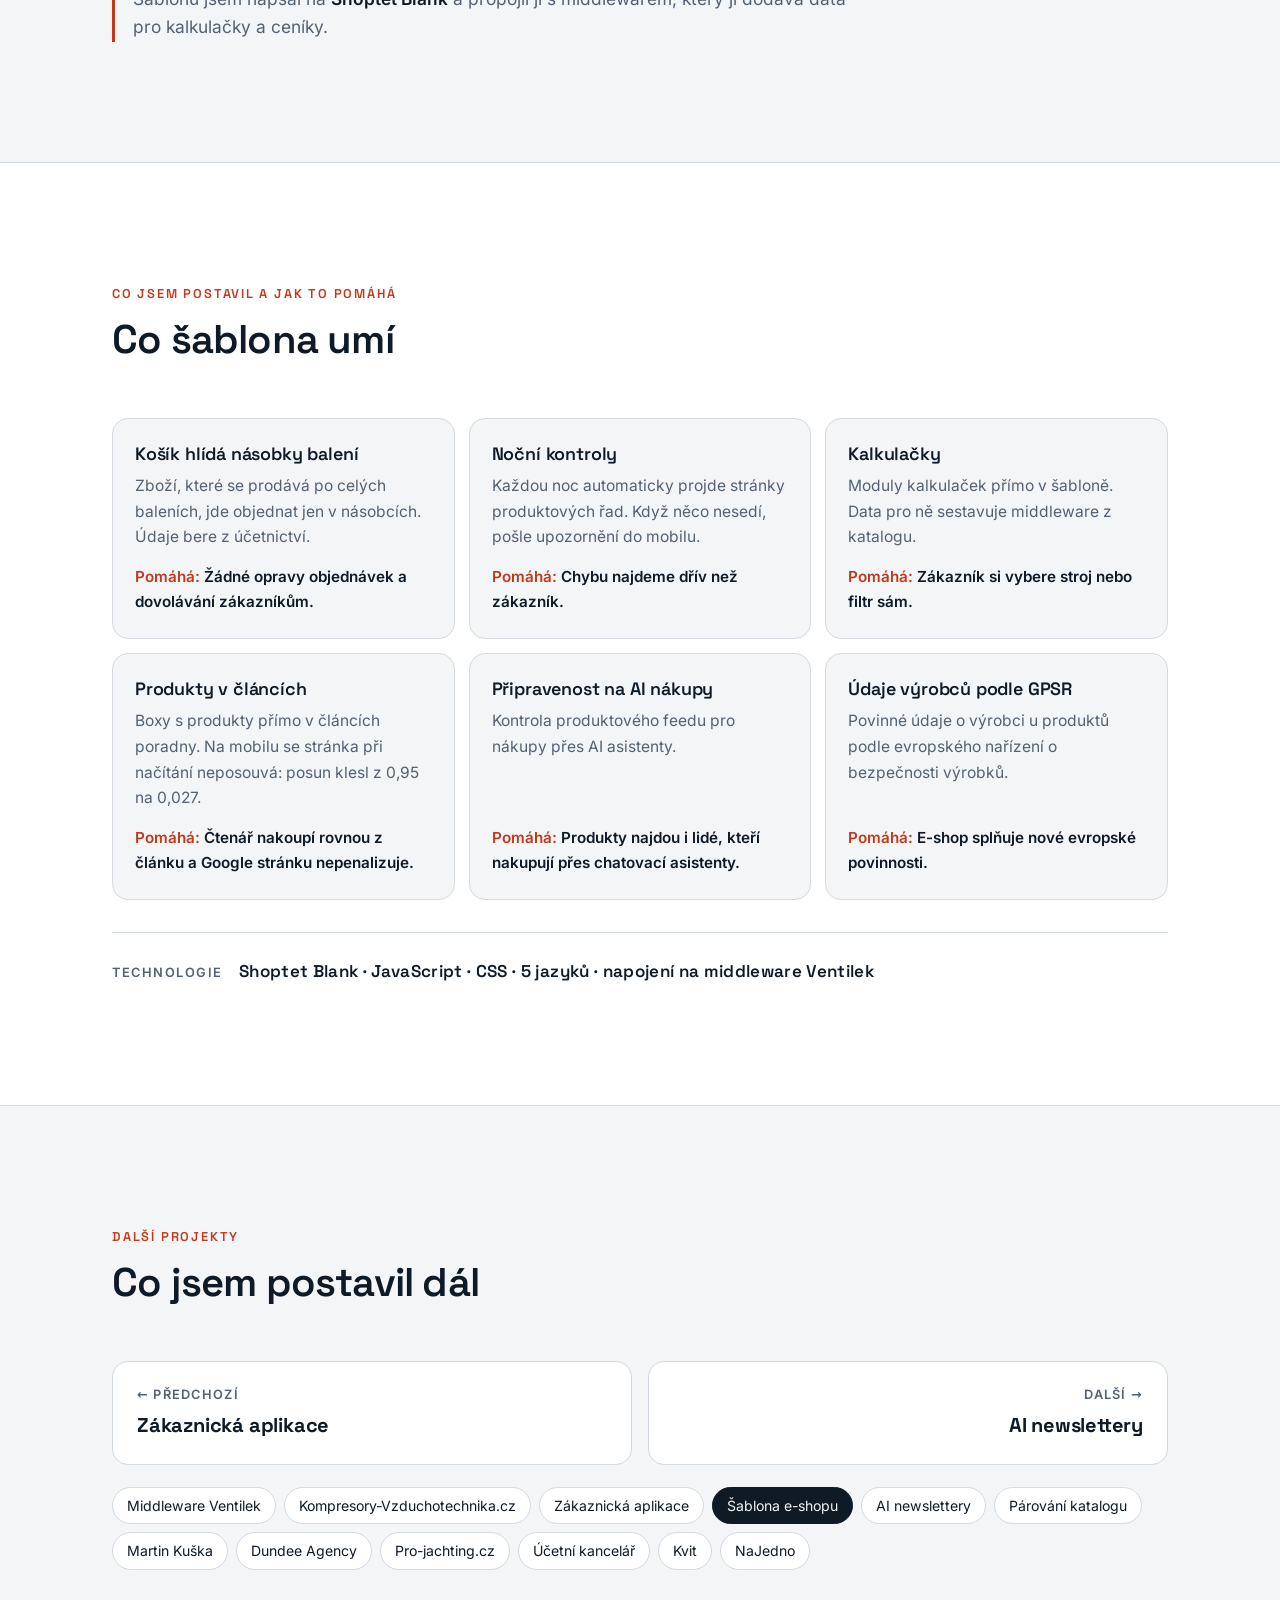
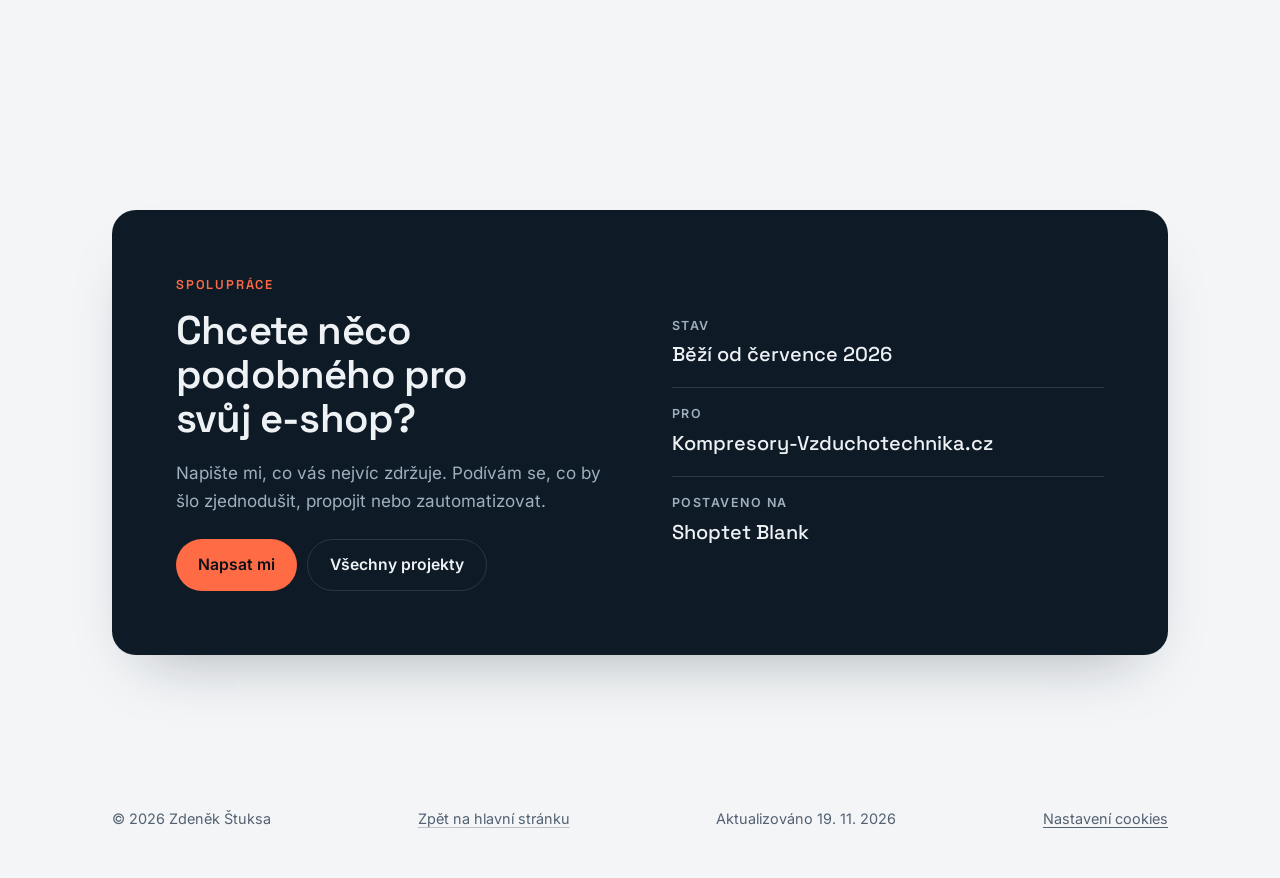
<file: sablona-eshopu.html>
<!doctype html>
<html lang="cs">
<head>
  <meta charset="utf-8">
  <meta name="viewport" content="width=device-width, initial-scale=1">
  <meta name="robots" content="max-image-preview:large">
  <title>Vlastní šablona e-shopu — Zdeněk Štuksa</title>
  <meta name="description" content="Vlastní šablona e-shopu na Shoptet Blank v pěti jazycích: košík hlídá násobky balení, noční kontroly, kalkulačky a produkty v článcích.">
  <meta name="color-scheme" content="light dark">
  <meta name="theme-color" content="#f3f5f7" media="(prefers-color-scheme: light)">
  <meta name="theme-color" content="#0a1118" media="(prefers-color-scheme: dark)">
  <link rel="canonical" href="https://zdenekstuksa.cz/sablona-eshopu.html">
  <meta property="og:type" content="article">
  <meta property="og:site_name" content="Zdeněk Štuksa">
  <meta name="twitter:card" content="summary_large_image">
  <meta property="og:locale" content="cs_CZ">
  <meta property="og:url" content="https://zdenekstuksa.cz/sablona-eshopu.html">
  <meta property="og:title" content="Vlastní šablona e-shopu — Zdeněk Štuksa">
  <meta property="og:description" content="Vlastní šablona e-shopu na Shoptet Blank v pěti jazycích: košík hlídá násobky balení, noční kontroly, kalkulačky a produkty v článcích.">
  <meta property="og:image" content="https://zdenekstuksa.cz/assets/og-zdenek-stuksa.jpg">
  <meta property="og:image:width" content="1200">
  <meta property="og:image:height" content="630">
  <meta property="og:image:alt" content="Zdeněk Štuksa – e-commerce, Shoptet a AI">

  <link rel="icon" href="/favicon.ico" sizes="48x48">
  <link rel="icon" href="/favicon.svg" type="image/svg+xml">
  <link rel="apple-touch-icon" href="/apple-touch-icon.png">
  <link rel="preload" href="/assets/fonts/space-grotesk-latin.woff2" as="font" type="font/woff2" crossorigin>
  <link rel="preload" href="/assets/fonts/inter-latin.woff2" as="font" type="font/woff2" crossorigin>
  <link rel="stylesheet" href="styles.css">
  <script type="application/ld+json">
{
  "@context": "https://schema.org",
  "@graph": [
    {
      "@type": "WebPage",
      "@id": "https://zdenekstuksa.cz/sablona-eshopu.html",
      "url": "https://zdenekstuksa.cz/sablona-eshopu.html",
      "name": "Vlastní šablona e-shopu — Zdeněk Štuksa",
      "description": "Vlastní šablona e-shopu na Shoptet Blank v pěti jazycích: košík hlídá násobky balení, noční kontroly, kalkulačky a produkty v článcích.",
      "inLanguage": "cs",
      "isPartOf": {
        "@id": "https://zdenekstuksa.cz/#web"
      },
      "datePublished": "2026-11-19T00:00:00+01:00",
      "dateModified": "2026-11-19T00:00:00+01:00",
      "author": {
        "@type": "Person",
        "@id": "https://zdenekstuksa.cz/#zdenek",
        "name": "Zdeněk Štuksa",
        "url": "https://zdenekstuksa.cz/"
      }
    },
    {
      "@type": "BreadcrumbList",
      "itemListElement": [
        {
          "@type": "ListItem",
          "position": 1,
          "name": "Zdeněk Štuksa",
          "item": "https://zdenekstuksa.cz/"
        },
        {
          "@type": "ListItem",
          "position": 2,
          "name": "Vlastní šablona e-shopu",
          "item": "https://zdenekstuksa.cz/sablona-eshopu.html"
        }
      ]
    }
  ]
}
  </script>
</head>
<body>
  <a class="skip-link" href="#obsah">Přeskočit na obsah</a>

  <header class="site-header">
    <div class="wrap site-header__inner">
      <a class="brand" href="./" aria-label="Zdeněk Štuksa – úvod">
        <span class="brand__mark" aria-hidden="true">ZŠ</span>
        <span class="brand__name">Zdeněk Štuksa</span>
      </a>
      <nav class="nav" aria-label="Navigace projektu">
        <a href="#co-umi">Co umí</a>
        <a href="./#projekty">Projekty</a>
      </nav>
      <a class="nav__cta" href="./#kontakt">Kontakt</a>
    </div>
  </header>

  <main id="obsah">
    <!-- generováno: _zdroj/projekty.py -->
    <section class="cs-hero pj-hero">
      <canvas class="airflow" data-airflow aria-hidden="true"></canvas>
      <div class="wrap">
        <a class="cs-back" href="./#projekty">← Zpět na projekty</a>
        <div class="cs-hero__grid">
        <div>
          <p class="eyebrow">Vlastní firma · běží od července 2026</p>
          <h1>Vlastní šablona <span class="nw">e-shopu</span></h1>
          <p class="cs-hero__lead">Vzhled a chování e-shopu jsem postavil na šabloně Shoptet Blank, kterou lze upravit do posledního detailu. Běží v pěti jazycích a stará se o to, aby se e-shop dobře používal, rychle načítal a sám hlásil chyby.</p>
          <ul class="pj-meta" aria-label="Technologie a vlastnosti"><li>Shoptet Blank</li><li>5 jazyků</li><li>noční kontroly</li><li>kalkulačky</li></ul>
          <div class="pj-actions"><a class="btn btn--primary" href="https://www.kompresory-vzduchotechnika.cz/" rel="noopener">Prohlédnout na e-shopu ↗</a><a class="btn btn--on-dark" href="./#kontakt">Napsat mi</a></div>
        </div>
        <div class="pj-visual">
          <div class="mock">
            <p class="mock__bar"><span class="vlog__dot" aria-hidden="true"></span>Košík · násobky balení</p>
            <div class="mock__row">
              <div>Hadice na stlačený vzduch<small>prodává se po 100 m</small></div>
              <span class="stepper" data-stepper data-step="100" data-max="500" data-unit=" m" aria-hidden="true"><b>−</b><output>100 m</output><b>+</b></span>
            </div>
            <div class="mock__row"><div>Množství jen po celých baleních<small>jinak se objednávka musí opravovat ručně</small></div><span class="mock__ok">hlídá ✓</span></div>
          </div>
          <div class="mock">
            <p class="mock__bar">Noční kontrola</p>
            <div class="mock__row"><div>Stránky produktových řad<small>každou noc automaticky</small></div><span class="mock__ok">v pořádku ✓</span></div>
            <div class="mock__row"><div>Upozornění do mobilu<small>jen když něco nesedí</small></div><span class="mock__wait">připraveno</span></div>
          </div>
          <div class="mock">
            <p class="mock__bar">Produkty v článku · posun stránky na mobilu</p>
            <div class="meter">
              <div class="meter__row"><span>dřív</span><span class="meter__track"><span class="meter__fill" style="width: 95%"></span></span><strong>0,95</strong></div>
              <div class="meter__row"><span>teď</span><span class="meter__track"><span class="meter__fill meter__fill--ok" style="width: 3%"></span></span><strong>0,027</strong></div>
            </div>
          </div>
          <p class="pj-note">Ilustrace funkcí šablony. Čísla posunu stránky jsou skutečná měření.</p>
        </div>
        </div>
        <dl class="cs-stats">
          <div><dt>jazykových verzí</dt><dd>5</dd></div>
          <div><dt>posun stránky s produkty na mobilu, dřív 0,95</dt><dd>0,027</dd></div>
          <div><dt>automatická kontrola stránek</dt><dd>každou noc</dd></div>
          <div><dt>údaje výrobců podle EU</dt><dd>GPSR</dd></div>
        </dl>
      </div>
    </section>

    <section class="section">
      <div class="wrap">
        <header class="section__head">
          <p class="eyebrow">Zadání</p>
          <h2>Hotová šablona nestačila</h2>
        </header>
        <ul class="cards cs-problems">
          <li class="card">
            <h3>Zboží po baleních</h3>
            <p>Spoustu zboží prodáváme jen po celých baleních. Hotová šablona to nehlídala a objednávky se musely opravovat.</p>
          </li>
          <li class="card">
            <h3>Chyby nikdo nevidí</h3>
            <p>Když se na stránce něco rozbije, často si toho první všimne zákazník.</p>
          </li>
          <li class="card">
            <h3>Technické poradenství</h3>
            <p>Zákazník potřebuje kalkulačky a články s produkty, ne jen výpis zboží.</p>
          </li>
        </ul>
        <p class="cs-answer">Šablonu jsem napsal na <strong>Shoptet Blank</strong> a propojil ji s middlewarem, který jí dodává data pro kalkulačky a ceníky.</p>
      </div>
    </section>
    <section id="co-umi" class="section section--alt">
      <div class="wrap">
        <header class="section__head">
          <p class="eyebrow">Co jsem postavil a jak to pomáhá</p>
          <h2>Co šablona umí</h2>
        </header>
        <ul class="cs-modules">
          <li class="cs-module">
            <h3>Košík hlídá násobky balení</h3>
            <p>Zboží, které se prodává po celých baleních, jde objednat jen v násobcích. Údaje bere z účetnictví.</p>
            <p class="cs-benefit">Žádné opravy objednávek a dovolávání zákazníkům.</p>
          </li>
          <li class="cs-module">
            <h3>Noční kontroly</h3>
            <p>Každou noc automaticky projde stránky produktových řad. Když něco nesedí, pošle upozornění do mobilu.</p>
            <p class="cs-benefit">Chybu najdeme dřív než zákazník.</p>
          </li>
          <li class="cs-module">
            <h3>Kalkulačky</h3>
            <p>Moduly kalkulaček přímo v šabloně. Data pro ně sestavuje middleware z katalogu.</p>
            <p class="cs-benefit">Zákazník si vybere stroj nebo filtr sám.</p>
          </li>
          <li class="cs-module">
            <h3>Produkty v článcích</h3>
            <p>Boxy s produkty přímo v článcích poradny. Na mobilu se stránka při načítání neposouvá: posun klesl z 0,95 na 0,027.</p>
            <p class="cs-benefit">Čtenář nakoupí rovnou z článku a Google stránku nepenalizuje.</p>
          </li>
          <li class="cs-module">
            <h3>Připravenost na AI nákupy</h3>
            <p>Kontrola produktového feedu pro nákupy přes AI asistenty.</p>
            <p class="cs-benefit">Produkty najdou i lidé, kteří nakupují přes chatovací asistenty.</p>
          </li>
          <li class="cs-module">
            <h3>Údaje výrobců podle GPSR</h3>
            <p>Povinné údaje o výrobci u produktů podle evropského nařízení o bezpečnosti výrobků.</p>
            <p class="cs-benefit">E-shop splňuje nové evropské povinnosti.</p>
          </li>
        </ul>
        <p class="brands">
          <span class="brands__label">Technologie</span>
          <span class="brands__list">Shoptet Blank · JavaScript · CSS · 5 jazyků · napojení na middleware Ventilek</span>
        </p>
      </div>
    </section>
    <section id="dalsi" class="section">
      <div class="wrap">
        <header class="section__head">
          <p class="eyebrow">Další projekty</p>
          <h2>Co jsem postavil dál</h2>
        </header>
        <nav class="pj-next" aria-label="Předchozí a další projekt">
          <a href="zakaznicka-aplikace.html" rel="prev"><small>← Předchozí</small><strong>Zákaznická aplikace</strong></a>
          <a href="newslettery.html" rel="next"><small>Další →</small><strong>AI newslettery</strong></a>
        </nav>
        <ul class="pj-all" aria-label="Všechny projekty">
          <li><a href="middleware.html">Middleware Ventilek</a></li>
          <li><a href="kompresory-vzduchotechnika.html">Kompresory-Vzduchotechnika.cz</a></li>
          <li><a href="zakaznicka-aplikace.html">Zákaznická aplikace</a></li>
          <li><a href="sablona-eshopu.html" aria-current="page">Šablona e-shopu</a></li>
          <li><a href="newslettery.html">AI newslettery</a></li>
          <li><a href="parovani-katalogu.html">Párování katalogu</a></li>
          <li><a href="martin-kuska.html">Martin Kuška</a></li>
          <li><a href="dundee-agency.html">Dundee Agency</a></li>
          <li><a href="pro-jachting.html">Pro-jachting.cz</a></li>
          <li><a href="ucetni-kancelar.html">Účetní kancelář</a></li>
          <li><a href="kvit.html">Kvit</a></li>
          <li><a href="najedno.html">NaJedno</a></li>
        </ul>
      </div>
    </section>

    <section class="section">
      <div class="wrap">
        <div class="contact">
          <div class="contact__intro">
            <p class="eyebrow eyebrow--invert">Spolupráce</p>
            <h2>Chcete něco podobného pro svůj e-shop?</h2>
            <p>Napište mi, co vás nejvíc zdržuje. Podívám se, co by šlo zjednodušit, propojit nebo zautomatizovat.</p>
            <div class="contact__actions">
              <a class="btn btn--primary" href="./#kontakt">Napsat mi</a>
              <a class="btn btn--ghost" href="./#projekty">Všechny projekty</a>
            </div>
          </div>
          <ul class="contact__list">
            <li>
              <span class="contact__label">Stav</span>
              <span>Běží od července 2026</span>
            </li>
            <li>
              <span class="contact__label">Pro</span>
              <span>Kompresory-Vzduchotechnika.cz</span>
            </li>
            <li>
              <span class="contact__label">Postaveno na</span>
              <span>Shoptet Blank</span>
            </li>
          </ul>
        </div>
      </div>
    </section>
  </main>

  <footer class="site-footer">
    <div class="wrap site-footer__inner">
      <span>© <span data-year>2026</span> Zdeněk Štuksa</span>
      <span><a href="./">Zpět na hlavní stránku</a></span>
      <span>Aktualizováno <time datetime="2026-11-19" data-upraveno>19. 11. 2026</time></span>
      <button type="button" class="footer-link" data-consent-open hidden>Nastavení cookies</button>
    </div>
  </footer>

  <script src="script.js" defer></script>
</body>
</html>
</file>
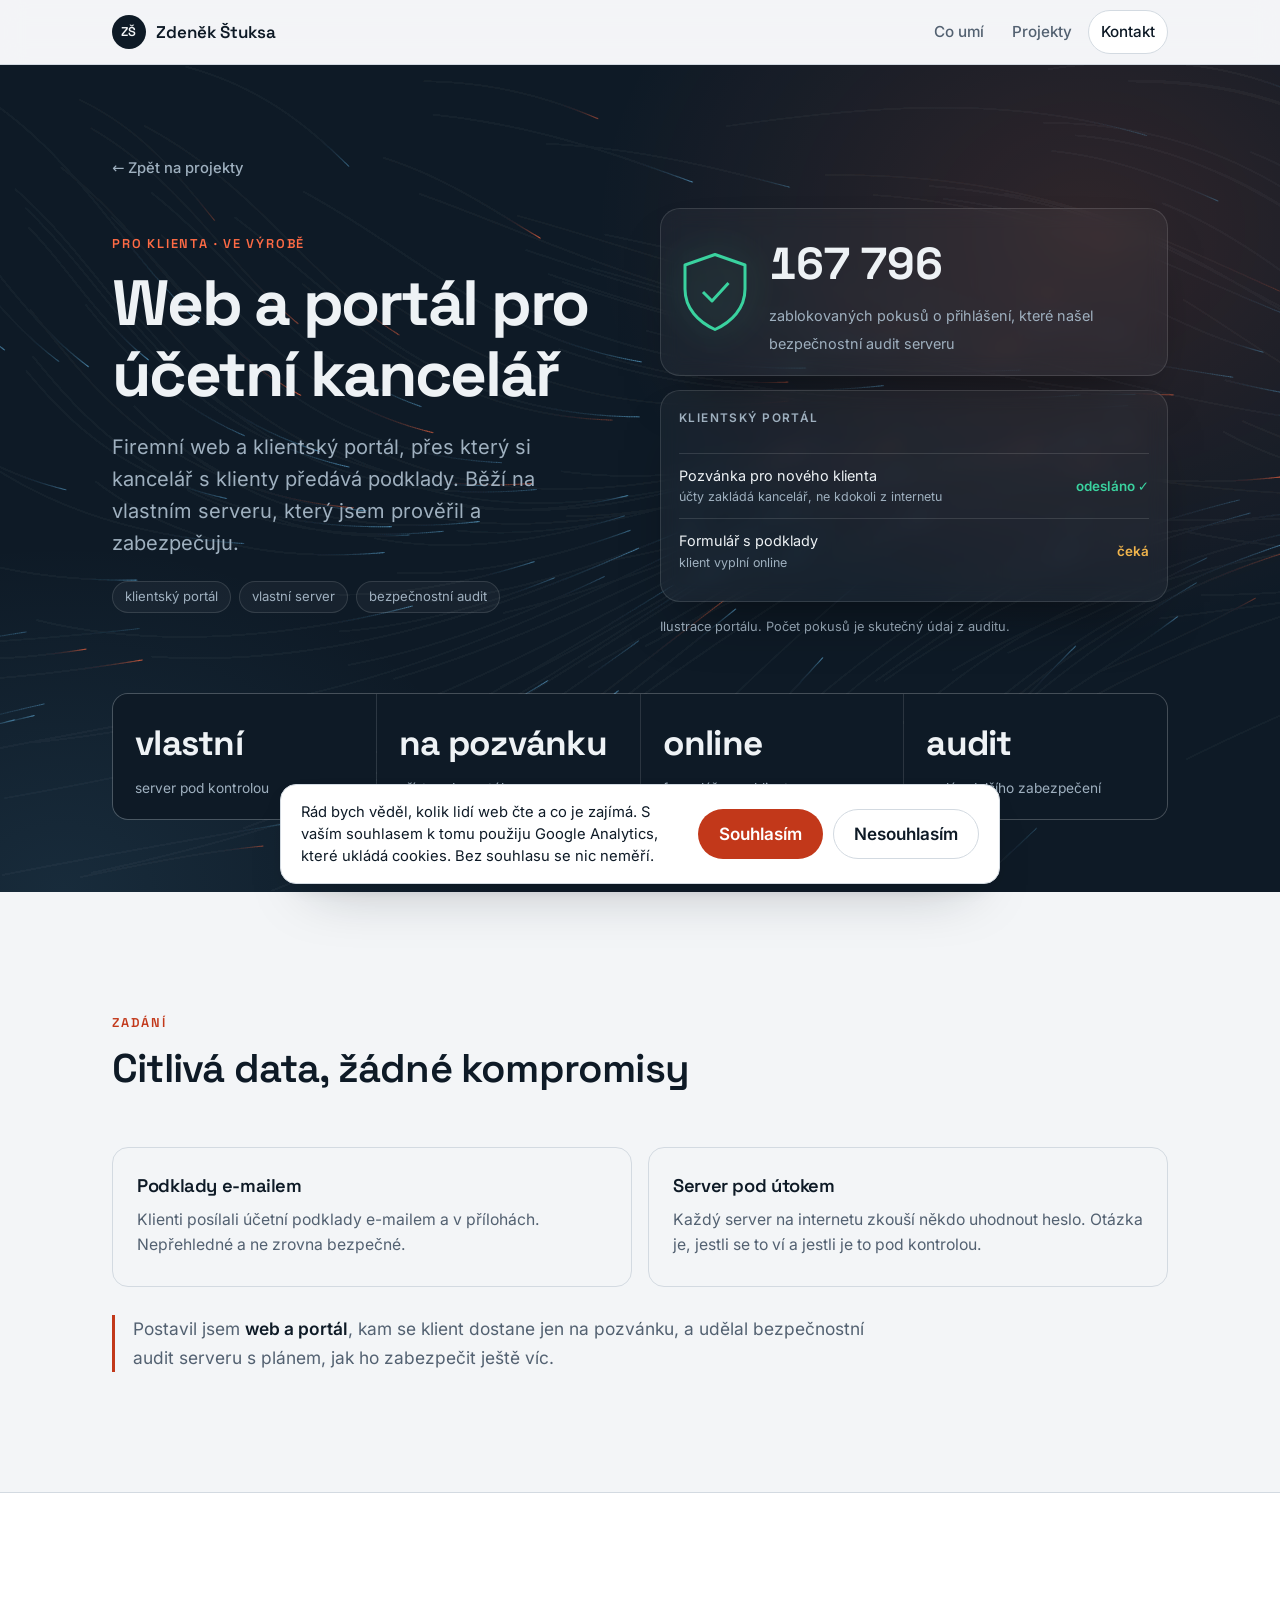
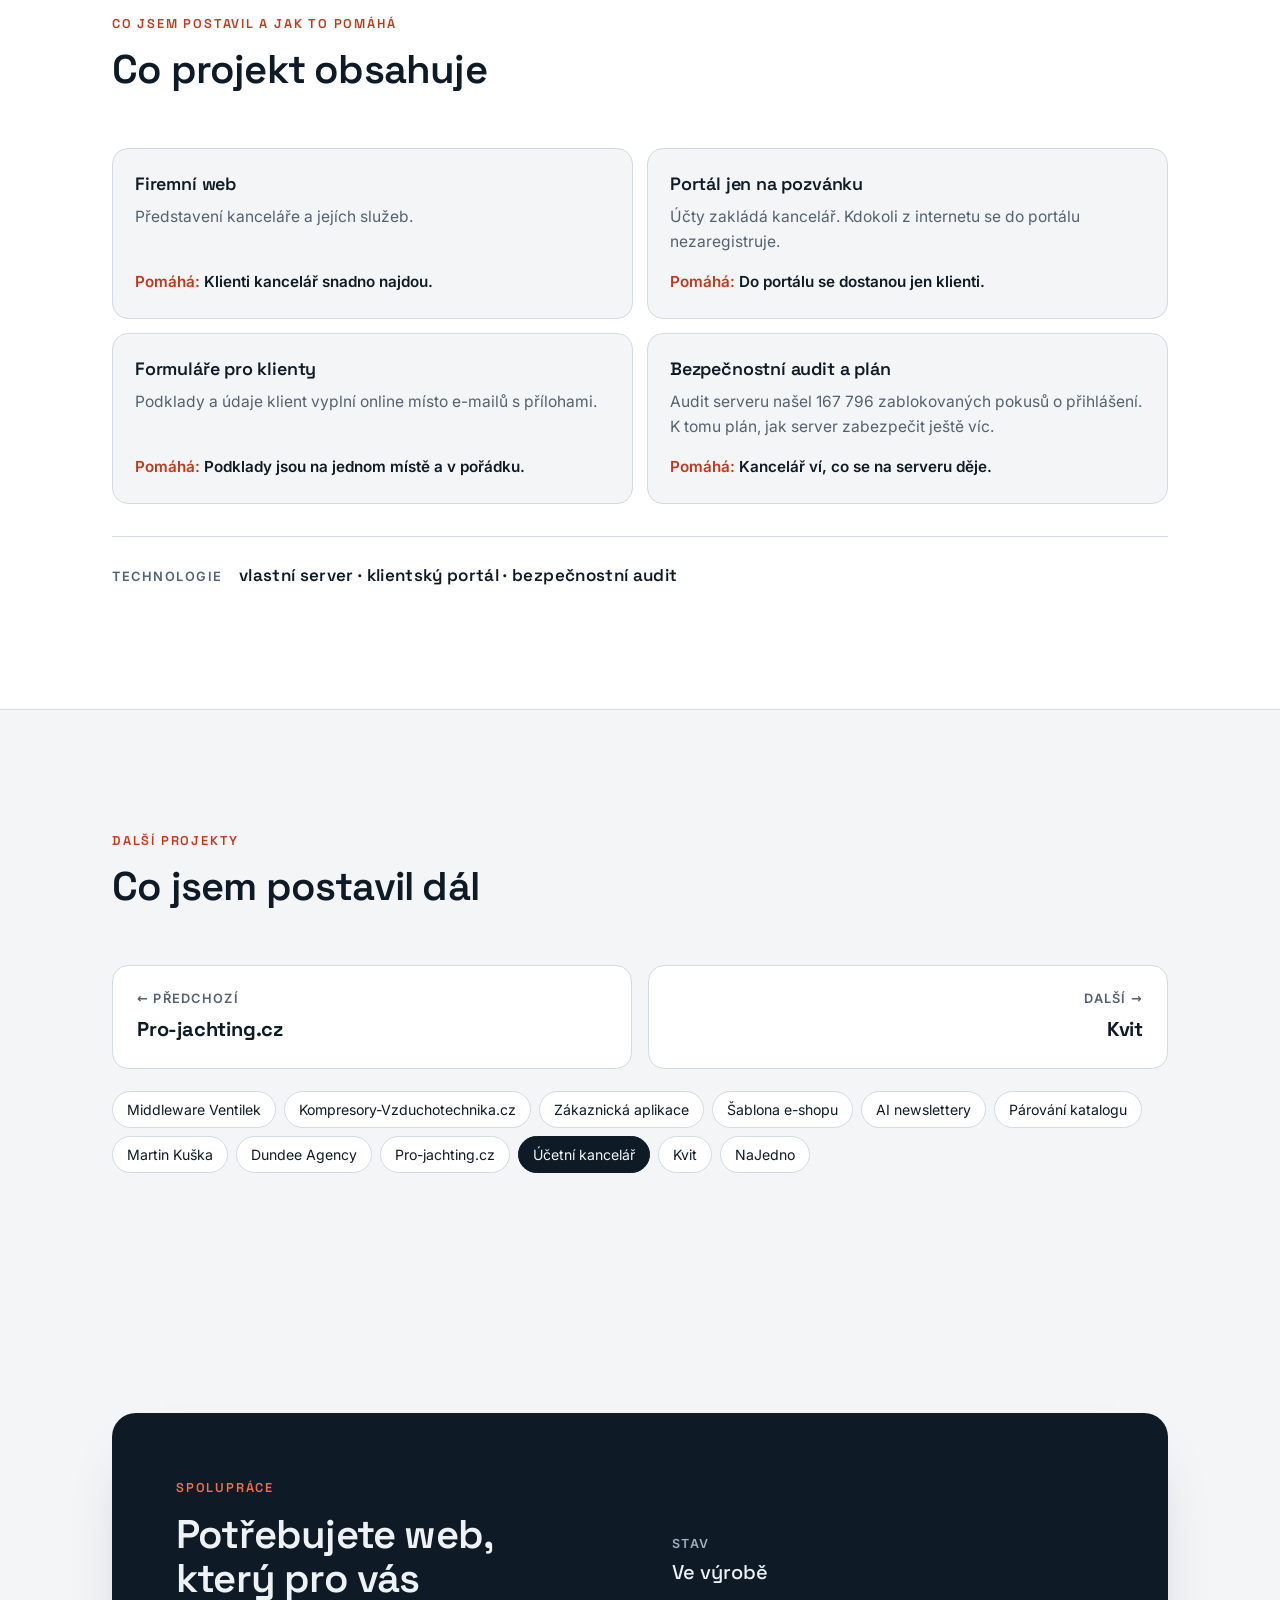
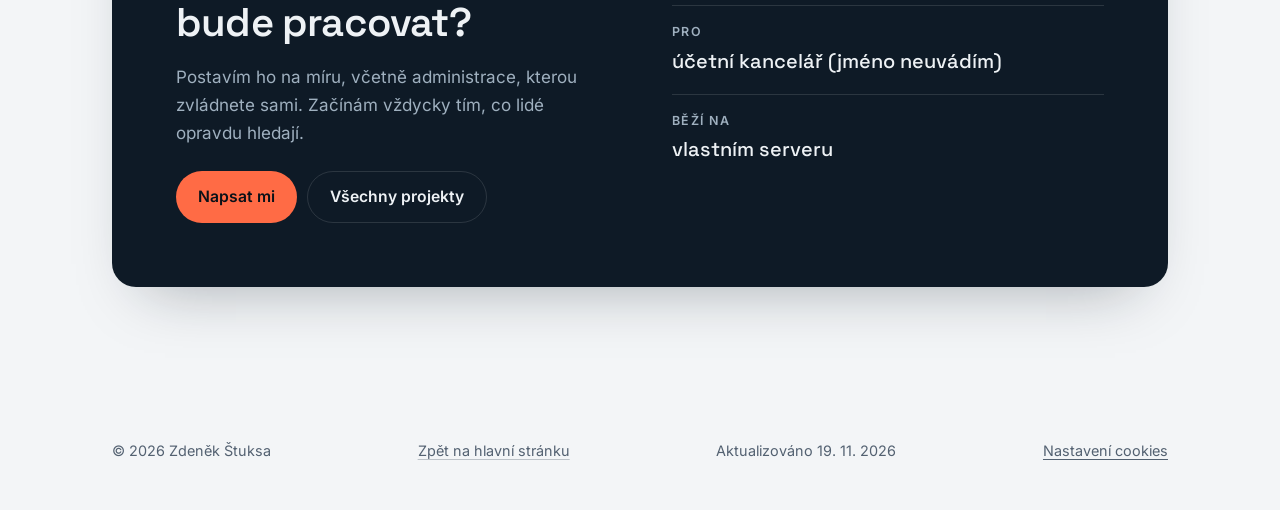
<file: ucetni-kancelar.html>
<!doctype html>
<html lang="cs">
<head>
  <meta charset="utf-8">
  <meta name="viewport" content="width=device-width, initial-scale=1">
  <meta name="robots" content="max-image-preview:large">
  <title>Účetní kancelář — Zdeněk Štuksa</title>
  <meta name="description" content="Firemní web a klientský portál pro účetní kancelář na vlastním serveru, včetně bezpečnostního auditu a plánu zabezpečení.">
  <meta name="color-scheme" content="light dark">
  <meta name="theme-color" content="#f3f5f7" media="(prefers-color-scheme: light)">
  <meta name="theme-color" content="#0a1118" media="(prefers-color-scheme: dark)">
  <link rel="canonical" href="https://zdenekstuksa.cz/ucetni-kancelar.html">
  <meta property="og:type" content="article">
  <meta property="og:site_name" content="Zdeněk Štuksa">
  <meta name="twitter:card" content="summary_large_image">
  <meta property="og:locale" content="cs_CZ">
  <meta property="og:url" content="https://zdenekstuksa.cz/ucetni-kancelar.html">
  <meta property="og:title" content="Účetní kancelář — Zdeněk Štuksa">
  <meta property="og:description" content="Firemní web a klientský portál pro účetní kancelář na vlastním serveru, včetně bezpečnostního auditu a plánu zabezpečení.">
  <meta property="og:image" content="https://zdenekstuksa.cz/assets/og-zdenek-stuksa.jpg">
  <meta property="og:image:width" content="1200">
  <meta property="og:image:height" content="630">
  <meta property="og:image:alt" content="Zdeněk Štuksa – e-commerce, Shoptet a AI">

  <link rel="icon" href="/favicon.ico" sizes="48x48">
  <link rel="icon" href="/favicon.svg" type="image/svg+xml">
  <link rel="apple-touch-icon" href="/apple-touch-icon.png">
  <link rel="preload" href="/assets/fonts/space-grotesk-latin.woff2" as="font" type="font/woff2" crossorigin>
  <link rel="preload" href="/assets/fonts/inter-latin.woff2" as="font" type="font/woff2" crossorigin>
  <link rel="stylesheet" href="styles.css">
  <script type="application/ld+json">
{
  "@context": "https://schema.org",
  "@graph": [
    {
      "@type": "WebPage",
      "@id": "https://zdenekstuksa.cz/ucetni-kancelar.html",
      "url": "https://zdenekstuksa.cz/ucetni-kancelar.html",
      "name": "Účetní kancelář — Zdeněk Štuksa",
      "description": "Firemní web a klientský portál pro účetní kancelář na vlastním serveru, včetně bezpečnostního auditu a plánu zabezpečení.",
      "inLanguage": "cs",
      "isPartOf": {
        "@id": "https://zdenekstuksa.cz/#web"
      },
      "datePublished": "2026-11-19T00:00:00+01:00",
      "dateModified": "2026-11-19T00:00:00+01:00",
      "author": {
        "@type": "Person",
        "@id": "https://zdenekstuksa.cz/#zdenek",
        "name": "Zdeněk Štuksa",
        "url": "https://zdenekstuksa.cz/"
      }
    },
    {
      "@type": "BreadcrumbList",
      "itemListElement": [
        {
          "@type": "ListItem",
          "position": 1,
          "name": "Zdeněk Štuksa",
          "item": "https://zdenekstuksa.cz/"
        },
        {
          "@type": "ListItem",
          "position": 2,
          "name": "Účetní kancelář",
          "item": "https://zdenekstuksa.cz/ucetni-kancelar.html"
        }
      ]
    }
  ]
}
  </script>
</head>
<body>
  <a class="skip-link" href="#obsah">Přeskočit na obsah</a>

  <header class="site-header">
    <div class="wrap site-header__inner">
      <a class="brand" href="./" aria-label="Zdeněk Štuksa – úvod">
        <span class="brand__mark" aria-hidden="true">ZŠ</span>
        <span class="brand__name">Zdeněk Štuksa</span>
      </a>
      <nav class="nav" aria-label="Navigace projektu">
        <a href="#co-umi">Co umí</a>
        <a href="./#projekty">Projekty</a>
      </nav>
      <a class="nav__cta" href="./#kontakt">Kontakt</a>
    </div>
  </header>

  <main id="obsah">
    <!-- generováno: _zdroj/projekty.py -->
    <section class="cs-hero pj-hero">
      <canvas class="airflow" data-airflow aria-hidden="true"></canvas>
      <div class="wrap">
        <a class="cs-back" href="./#projekty">← Zpět na projekty</a>
        <div class="cs-hero__grid">
        <div>
          <p class="eyebrow">Pro klienta · ve výrobě</p>
          <h1>Web a portál pro účetní kancelář</h1>
          <p class="cs-hero__lead">Firemní web a klientský portál, přes který si kancelář s klienty předává podklady. Běží na vlastním serveru, který jsem prověřil a zabezpečuju.</p>
          <ul class="pj-meta" aria-label="Technologie a vlastnosti"><li>klientský portál</li><li>vlastní server</li><li>bezpečnostní audit</li></ul>
        </div>
        <div class="pj-visual">
          <div class="mock">
            <div class="guard">
              <svg viewBox="0 0 48 56" aria-hidden="true"><path d="M24 3 44 10v16c0 13-9 22-20 27C13 48 4 39 4 26V10z"/><path d="m16 28 6 6 11-12"/></svg>
              <div><strong data-count="167796">167 796</strong><span>zablokovaných pokusů o přihlášení, které našel bezpečnostní audit serveru</span></div>
            </div>
          </div>
          <div class="mock">
            <p class="mock__bar">Klientský portál</p>
            <div class="mock__row"><div>Pozvánka pro nového klienta<small>účty zakládá kancelář, ne kdokoli z internetu</small></div><span class="mock__ok">odesláno ✓</span></div>
            <div class="mock__row"><div>Formulář s podklady<small>klient vyplní online</small></div><span class="mock__wait">čeká</span></div>
          </div>
          <p class="pj-note">Ilustrace portálu. Počet pokusů je skutečný údaj z auditu.</p>
        </div>
        </div>
        <dl class="cs-stats">
          <div><dt>server pod kontrolou</dt><dd>vlastní</dd></div>
          <div><dt>přístup do portálu</dt><dd>na pozvánku</dd></div>
          <div><dt>formuláře pro klienty</dt><dd>online</dd></div>
          <div><dt>a plán dalšího zabezpečení</dt><dd>audit</dd></div>
        </dl>
      </div>
    </section>

    <section class="section">
      <div class="wrap">
        <header class="section__head">
          <p class="eyebrow">Zadání</p>
          <h2>Citlivá data, žádné kompromisy</h2>
        </header>
        <ul class="cards cs-problems">
          <li class="card">
            <h3>Podklady e-mailem</h3>
            <p>Klienti posílali účetní podklady e-mailem a v přílohách. Nepřehledné a ne zrovna bezpečné.</p>
          </li>
          <li class="card">
            <h3>Server pod útokem</h3>
            <p>Každý server na internetu zkouší někdo uhodnout heslo. Otázka je, jestli se to ví a jestli je to pod kontrolou.</p>
          </li>
        </ul>
        <p class="cs-answer">Postavil jsem <strong>web a portál</strong>, kam se klient dostane jen na pozvánku, a udělal bezpečnostní audit serveru s plánem, jak ho zabezpečit ještě víc.</p>
      </div>
    </section>
    <section id="co-umi" class="section section--alt">
      <div class="wrap">
        <header class="section__head">
          <p class="eyebrow">Co jsem postavil a jak to pomáhá</p>
          <h2>Co projekt obsahuje</h2>
        </header>
        <ul class="cs-modules cs-modules--2">
          <li class="cs-module">
            <h3>Firemní web</h3>
            <p>Představení kanceláře a jejích služeb.</p>
            <p class="cs-benefit">Klienti kancelář snadno najdou.</p>
          </li>
          <li class="cs-module">
            <h3>Portál jen na pozvánku</h3>
            <p>Účty zakládá kancelář. Kdokoli z internetu se do portálu nezaregistruje.</p>
            <p class="cs-benefit">Do portálu se dostanou jen klienti.</p>
          </li>
          <li class="cs-module">
            <h3>Formuláře pro klienty</h3>
            <p>Podklady a údaje klient vyplní online místo e-mailů s přílohami.</p>
            <p class="cs-benefit">Podklady jsou na jednom místě a v pořádku.</p>
          </li>
          <li class="cs-module">
            <h3>Bezpečnostní audit a plán</h3>
            <p>Audit serveru našel 167 796 zablokovaných pokusů o přihlášení. K tomu plán, jak server zabezpečit ještě víc.</p>
            <p class="cs-benefit">Kancelář ví, co se na serveru děje.</p>
          </li>
        </ul>
        <p class="brands">
          <span class="brands__label">Technologie</span>
          <span class="brands__list">vlastní server · klientský portál · bezpečnostní audit</span>
        </p>
      </div>
    </section>
    <section id="dalsi" class="section">
      <div class="wrap">
        <header class="section__head">
          <p class="eyebrow">Další projekty</p>
          <h2>Co jsem postavil dál</h2>
        </header>
        <nav class="pj-next" aria-label="Předchozí a další projekt">
          <a href="pro-jachting.html" rel="prev"><small>← Předchozí</small><strong>Pro-jachting.cz</strong></a>
          <a href="kvit.html" rel="next"><small>Další →</small><strong>Kvit</strong></a>
        </nav>
        <ul class="pj-all" aria-label="Všechny projekty">
          <li><a href="middleware.html">Middleware Ventilek</a></li>
          <li><a href="kompresory-vzduchotechnika.html">Kompresory-Vzduchotechnika.cz</a></li>
          <li><a href="zakaznicka-aplikace.html">Zákaznická aplikace</a></li>
          <li><a href="sablona-eshopu.html">Šablona e-shopu</a></li>
          <li><a href="newslettery.html">AI newslettery</a></li>
          <li><a href="parovani-katalogu.html">Párování katalogu</a></li>
          <li><a href="martin-kuska.html">Martin Kuška</a></li>
          <li><a href="dundee-agency.html">Dundee Agency</a></li>
          <li><a href="pro-jachting.html">Pro-jachting.cz</a></li>
          <li><a href="ucetni-kancelar.html" aria-current="page">Účetní kancelář</a></li>
          <li><a href="kvit.html">Kvit</a></li>
          <li><a href="najedno.html">NaJedno</a></li>
        </ul>
      </div>
    </section>

    <section class="section">
      <div class="wrap">
        <div class="contact">
          <div class="contact__intro">
            <p class="eyebrow eyebrow--invert">Spolupráce</p>
            <h2>Potřebujete web, který pro vás bude pracovat?</h2>
            <p>Postavím ho na míru, včetně administrace, kterou zvládnete sami. Začínám vždycky tím, co lidé opravdu hledají.</p>
            <div class="contact__actions">
              <a class="btn btn--primary" href="./#kontakt">Napsat mi</a>
              <a class="btn btn--ghost" href="./#projekty">Všechny projekty</a>
            </div>
          </div>
          <ul class="contact__list">
            <li>
              <span class="contact__label">Stav</span>
              <span>Ve výrobě</span>
            </li>
            <li>
              <span class="contact__label">Pro</span>
              <span>účetní kancelář (jméno neuvádím)</span>
            </li>
            <li>
              <span class="contact__label">Běží na</span>
              <span>vlastním serveru</span>
            </li>
          </ul>
        </div>
      </div>
    </section>
  </main>

  <footer class="site-footer">
    <div class="wrap site-footer__inner">
      <span>© <span data-year>2026</span> Zdeněk Štuksa</span>
      <span><a href="./">Zpět na hlavní stránku</a></span>
      <span>Aktualizováno <time datetime="2026-11-19" data-upraveno>19. 11. 2026</time></span>
      <button type="button" class="footer-link" data-consent-open hidden>Nastavení cookies</button>
    </div>
  </footer>

  <script src="script.js" defer></script>
</body>
</html>
</file>
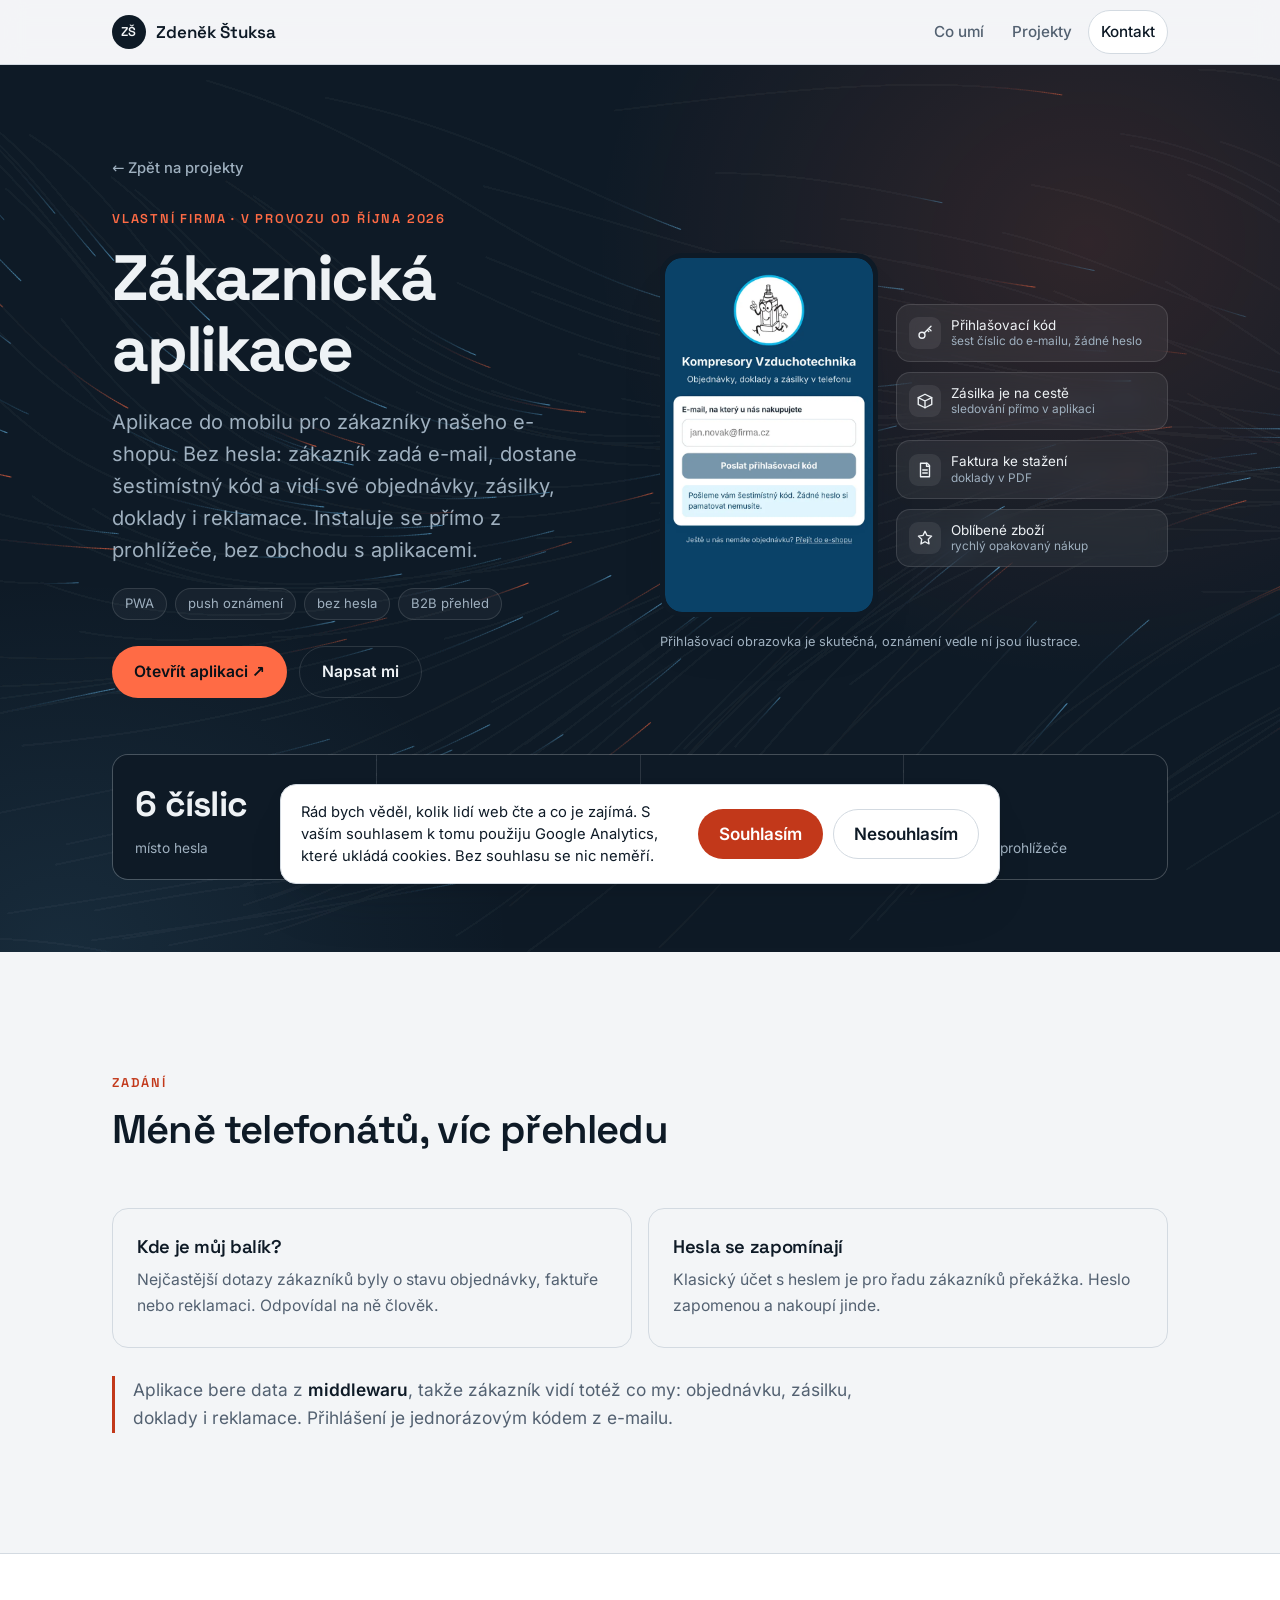
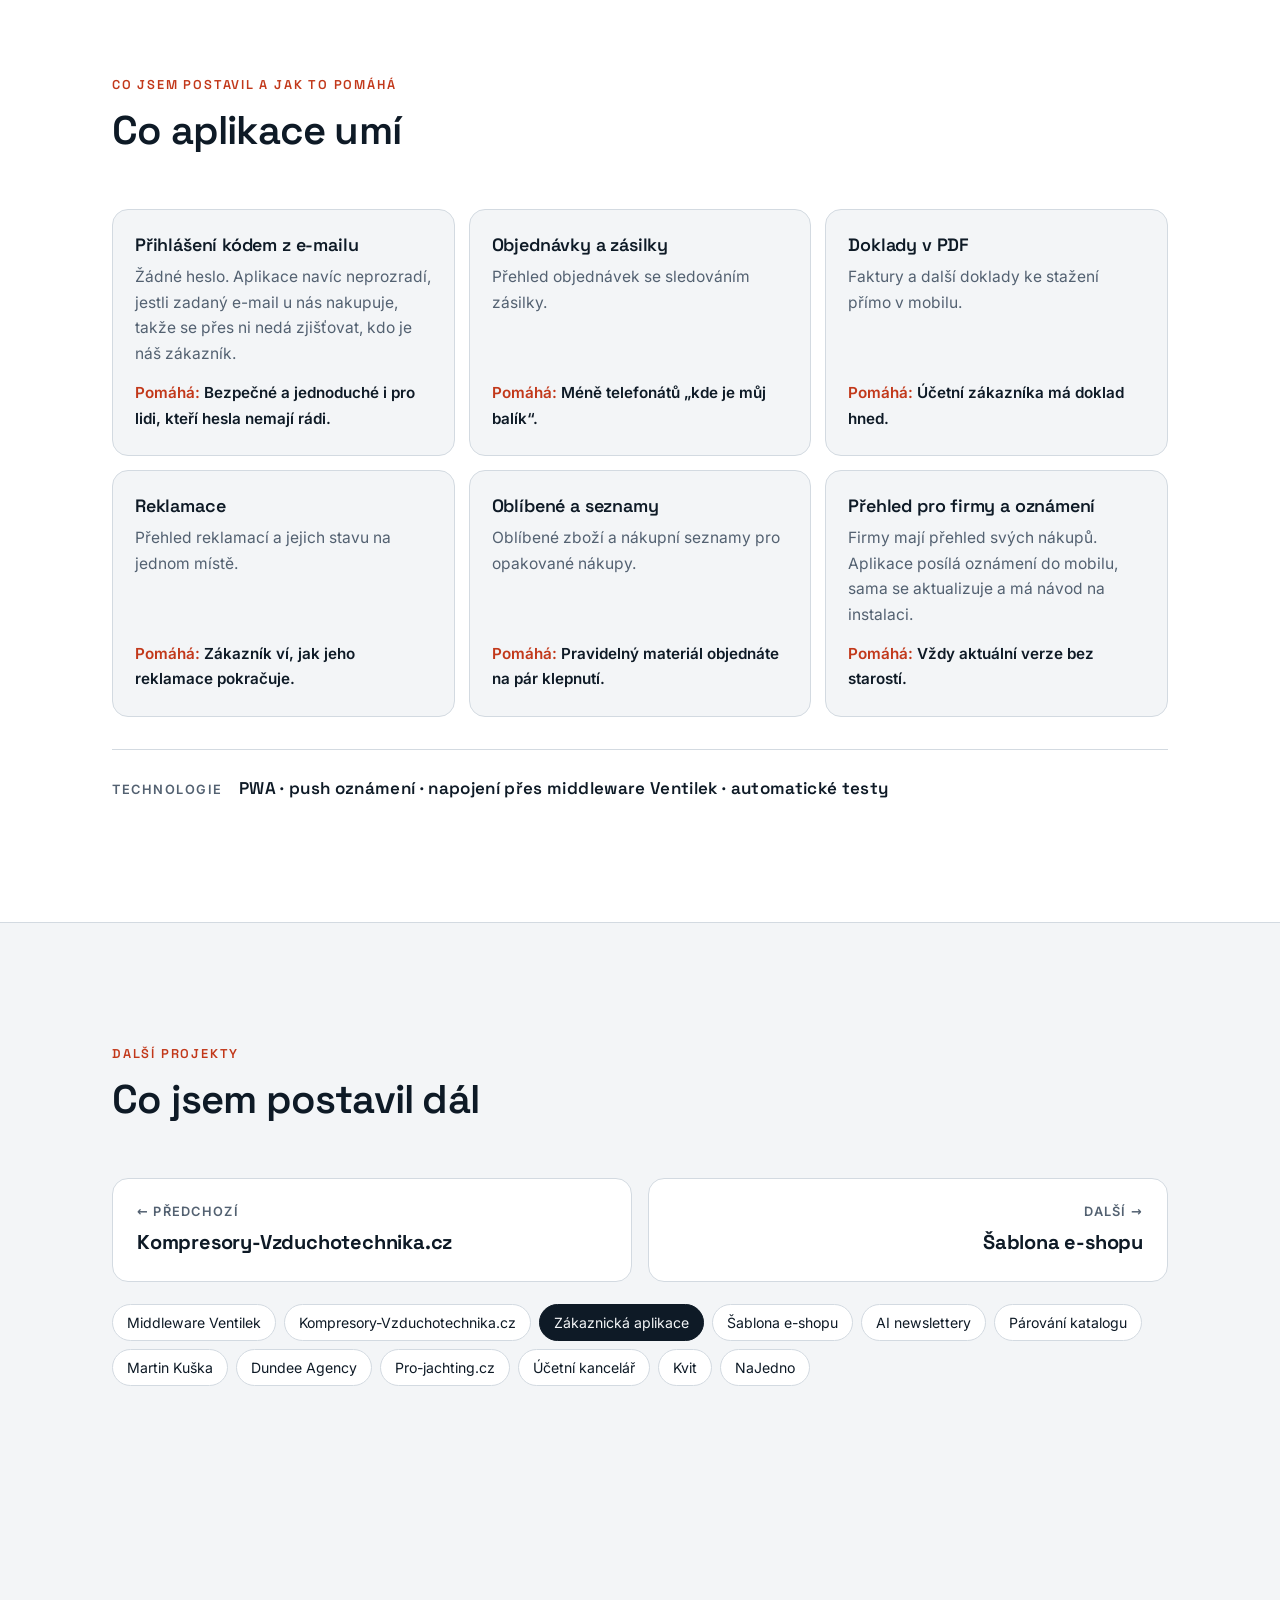
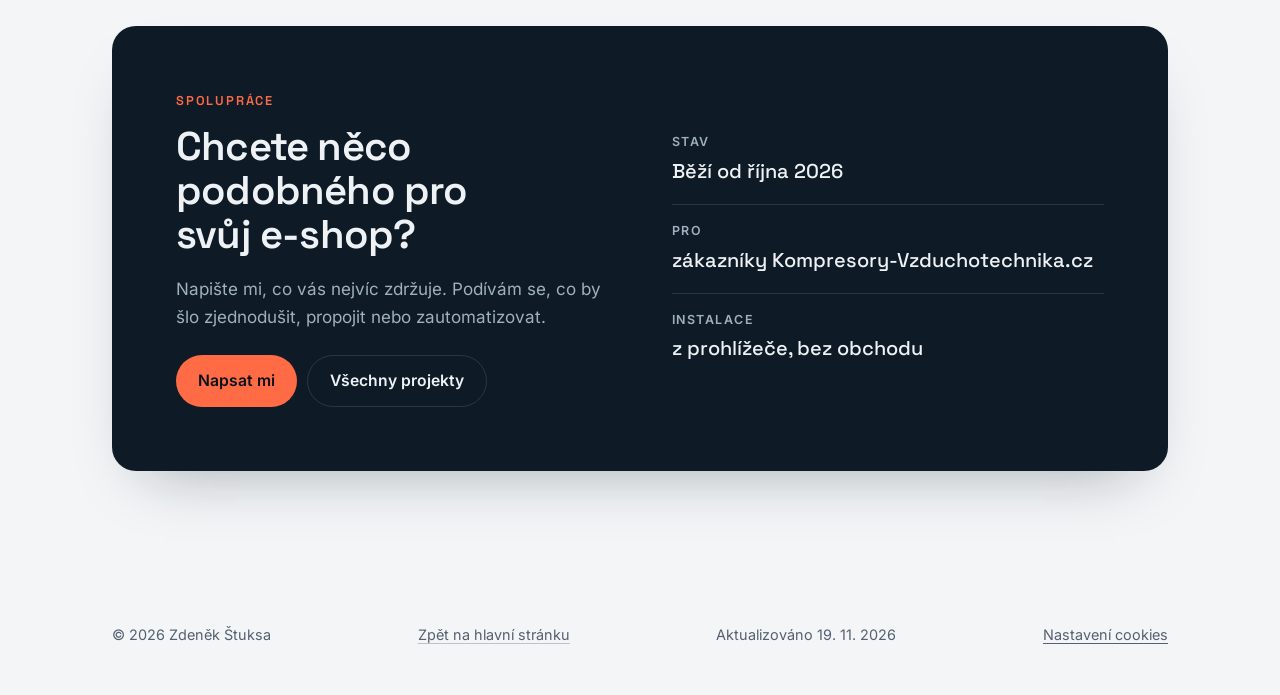
<file: zakaznicka-aplikace.html>
<!doctype html>
<html lang="cs">
<head>
  <meta charset="utf-8">
  <meta name="viewport" content="width=device-width, initial-scale=1">
  <meta name="robots" content="max-image-preview:large">
  <title>Zákaznická aplikace — Zdeněk Štuksa</title>
  <meta name="description" content="Aplikace do mobilu pro zákazníky Kompresory-Vzduchotechnika.cz: přihlášení kódem z e-mailu, objednávky, zásilky, doklady v PDF a reklamace.">
  <meta name="color-scheme" content="light dark">
  <meta name="theme-color" content="#f3f5f7" media="(prefers-color-scheme: light)">
  <meta name="theme-color" content="#0a1118" media="(prefers-color-scheme: dark)">
  <link rel="canonical" href="https://zdenekstuksa.cz/zakaznicka-aplikace.html">
  <meta property="og:type" content="article">
  <meta property="og:site_name" content="Zdeněk Štuksa">
  <meta name="twitter:card" content="summary_large_image">
  <meta property="og:locale" content="cs_CZ">
  <meta property="og:url" content="https://zdenekstuksa.cz/zakaznicka-aplikace.html">
  <meta property="og:title" content="Zákaznická aplikace — Zdeněk Štuksa">
  <meta property="og:description" content="Aplikace do mobilu pro zákazníky Kompresory-Vzduchotechnika.cz: přihlášení kódem z e-mailu, objednávky, zásilky, doklady v PDF a reklamace.">
  <meta property="og:image" content="https://zdenekstuksa.cz/assets/og-zdenek-stuksa.jpg">
  <meta property="og:image:width" content="1200">
  <meta property="og:image:height" content="630">
  <meta property="og:image:alt" content="Zdeněk Štuksa – e-commerce, Shoptet a AI">

  <link rel="icon" href="/favicon.ico" sizes="48x48">
  <link rel="icon" href="/favicon.svg" type="image/svg+xml">
  <link rel="apple-touch-icon" href="/apple-touch-icon.png">
  <link rel="preload" href="/assets/fonts/space-grotesk-latin.woff2" as="font" type="font/woff2" crossorigin>
  <link rel="preload" href="/assets/fonts/inter-latin.woff2" as="font" type="font/woff2" crossorigin>
  <link rel="stylesheet" href="styles.css">
  <script type="application/ld+json">
{
  "@context": "https://schema.org",
  "@graph": [
    {
      "@type": "WebPage",
      "@id": "https://zdenekstuksa.cz/zakaznicka-aplikace.html",
      "url": "https://zdenekstuksa.cz/zakaznicka-aplikace.html",
      "name": "Zákaznická aplikace — Zdeněk Štuksa",
      "description": "Aplikace do mobilu pro zákazníky Kompresory-Vzduchotechnika.cz: přihlášení kódem z e-mailu, objednávky, zásilky, doklady v PDF a reklamace.",
      "inLanguage": "cs",
      "isPartOf": {
        "@id": "https://zdenekstuksa.cz/#web"
      },
      "datePublished": "2026-11-19T00:00:00+01:00",
      "dateModified": "2026-11-19T00:00:00+01:00",
      "author": {
        "@type": "Person",
        "@id": "https://zdenekstuksa.cz/#zdenek",
        "name": "Zdeněk Štuksa",
        "url": "https://zdenekstuksa.cz/"
      }
    },
    {
      "@type": "BreadcrumbList",
      "itemListElement": [
        {
          "@type": "ListItem",
          "position": 1,
          "name": "Zdeněk Štuksa",
          "item": "https://zdenekstuksa.cz/"
        },
        {
          "@type": "ListItem",
          "position": 2,
          "name": "Zákaznická aplikace",
          "item": "https://zdenekstuksa.cz/zakaznicka-aplikace.html"
        }
      ]
    }
  ]
}
  </script>
</head>
<body>
  <a class="skip-link" href="#obsah">Přeskočit na obsah</a>

  <header class="site-header">
    <div class="wrap site-header__inner">
      <a class="brand" href="./" aria-label="Zdeněk Štuksa – úvod">
        <span class="brand__mark" aria-hidden="true">ZŠ</span>
        <span class="brand__name">Zdeněk Štuksa</span>
      </a>
      <nav class="nav" aria-label="Navigace projektu">
        <a href="#co-umi">Co umí</a>
        <a href="./#projekty">Projekty</a>
      </nav>
      <a class="nav__cta" href="./#kontakt">Kontakt</a>
    </div>
  </header>

  <main id="obsah">
    <!-- generováno: _zdroj/projekty.py -->
    <section class="cs-hero pj-hero">
      <canvas class="airflow" data-airflow aria-hidden="true"></canvas>
      <div class="wrap">
        <a class="cs-back" href="./#projekty">← Zpět na projekty</a>
        <div class="cs-hero__grid">
        <div>
          <p class="eyebrow">Vlastní firma · v provozu od října 2026</p>
          <h1>Zákaznická aplikace</h1>
          <p class="cs-hero__lead">Aplikace do mobilu pro zákazníky našeho e-shopu. Bez hesla: zákazník zadá e-mail, dostane šestimístný kód a vidí své objednávky, zásilky, doklady i reklamace. Instaluje se přímo z prohlížeče, bez obchodu s aplikacemi.</p>
          <ul class="pj-meta" aria-label="Technologie a vlastnosti"><li>PWA</li><li>push oznámení</li><li>bez hesla</li><li>B2B přehled</li></ul>
          <div class="pj-actions"><a class="btn btn--primary" href="https://app.kompresory-vzduchotechnika.cz/" rel="noopener">Otevřít aplikaci ↗</a><a class="btn btn--on-dark" href="./#kontakt">Napsat mi</a></div>
        </div>
        <div class="pj-visual">
          <div class="notify">
            <figure class="phone"><img src="assets/aplikace-prihlaseni.webp" alt="Zákaznická aplikace: přihlášení kódem z e-mailu" width="600" height="1022"></figure>
            <ul class="toasts" aria-label="Ukázka oznámení v aplikaci">
              <li><span class="ticon"><svg viewBox="0 0 24 24" aria-hidden="true"><circle cx="8" cy="15" r="4"/><path d="m11 12 9-9M17 6l3 3M15 8l2 2"/></svg></span><span>Přihlašovací kód<small>šest číslic do e-mailu, žádné heslo</small></span></li>
              <li><span class="ticon"><svg viewBox="0 0 24 24" aria-hidden="true"><path d="M3 7.5 12 3l9 4.5v9L12 21l-9-4.5z"/><path d="m3 7.5 9 4.5 9-4.5M12 12v9"/></svg></span><span>Zásilka je na cestě<small>sledování přímo v aplikaci</small></span></li>
              <li><span class="ticon"><svg viewBox="0 0 24 24" aria-hidden="true"><path d="M6 3h9l3 3v15H6z"/><path d="M14 3v4h4M9 12h6M9 16h6"/></svg></span><span>Faktura ke stažení<small>doklady v PDF</small></span></li>
              <li><span class="ticon"><svg viewBox="0 0 24 24" aria-hidden="true"><path d="m12 3 2.7 5.6 6.1.9-4.4 4.3 1 6.1L12 17l-5.4 2.9 1-6.1-4.4-4.3 6.1-.9z"/></svg></span><span>Oblíbené zboží<small>rychlý opakovaný nákup</small></span></li>
            </ul>
          </div>
          <p class="pj-note">Přihlašovací obrazovka je skutečná, oznámení vedle ní jsou ilustrace.</p>
        </div>
        </div>
        <dl class="cs-stats">
          <div><dt>místo hesla</dt><dd>6 číslic</dd></div>
          <div><dt>automatických testů přihlášení</dt><dd>48</dd></div>
          <div><dt>kontrol po každém nasazení</dt><dd>18</dd></div>
          <div><dt>instalace z prohlížeče</dt><dd>PWA</dd></div>
        </dl>
      </div>
    </section>

    <section class="section">
      <div class="wrap">
        <header class="section__head">
          <p class="eyebrow">Zadání</p>
          <h2>Méně telefonátů, víc přehledu</h2>
        </header>
        <ul class="cards cs-problems">
          <li class="card">
            <h3>Kde je můj balík?</h3>
            <p>Nejčastější dotazy zákazníků byly o stavu objednávky, faktuře nebo reklamaci. Odpovídal na ně člověk.</p>
          </li>
          <li class="card">
            <h3>Hesla se zapomínají</h3>
            <p>Klasický účet s heslem je pro řadu zákazníků překážka. Heslo zapomenou a nakoupí jinde.</p>
          </li>
        </ul>
        <p class="cs-answer">Aplikace bere data z <strong>middlewaru</strong>, takže zákazník vidí totéž co my: objednávku, zásilku, doklady i reklamace. Přihlášení je jednorázovým kódem z e-mailu.</p>
      </div>
    </section>
    <section id="co-umi" class="section section--alt">
      <div class="wrap">
        <header class="section__head">
          <p class="eyebrow">Co jsem postavil a jak to pomáhá</p>
          <h2>Co aplikace umí</h2>
        </header>
        <ul class="cs-modules">
          <li class="cs-module">
            <h3>Přihlášení kódem z e-mailu</h3>
            <p>Žádné heslo. Aplikace navíc neprozradí, jestli zadaný e-mail u nás nakupuje, takže se přes ni nedá zjišťovat, kdo je náš zákazník.</p>
            <p class="cs-benefit">Bezpečné a jednoduché i pro lidi, kteří hesla nemají rádi.</p>
          </li>
          <li class="cs-module">
            <h3>Objednávky a zásilky</h3>
            <p>Přehled objednávek se sledováním zásilky.</p>
            <p class="cs-benefit">Méně telefonátů „kde je můj balík“.</p>
          </li>
          <li class="cs-module">
            <h3>Doklady v PDF</h3>
            <p>Faktury a další doklady ke stažení přímo v mobilu.</p>
            <p class="cs-benefit">Účetní zákazníka má doklad hned.</p>
          </li>
          <li class="cs-module">
            <h3>Reklamace</h3>
            <p>Přehled reklamací a jejich stavu na jednom místě.</p>
            <p class="cs-benefit">Zákazník ví, jak jeho reklamace pokračuje.</p>
          </li>
          <li class="cs-module">
            <h3>Oblíbené a seznamy</h3>
            <p>Oblíbené zboží a nákupní seznamy pro opakované nákupy.</p>
            <p class="cs-benefit">Pravidelný materiál objednáte na pár klepnutí.</p>
          </li>
          <li class="cs-module">
            <h3>Přehled pro firmy a oznámení</h3>
            <p>Firmy mají přehled svých nákupů. Aplikace posílá oznámení do mobilu, sama se aktualizuje a má návod na instalaci.</p>
            <p class="cs-benefit">Vždy aktuální verze bez starostí.</p>
          </li>
        </ul>
        <p class="brands">
          <span class="brands__label">Technologie</span>
          <span class="brands__list">PWA · push oznámení · napojení přes middleware Ventilek · automatické testy</span>
        </p>
      </div>
    </section>
    <section id="dalsi" class="section">
      <div class="wrap">
        <header class="section__head">
          <p class="eyebrow">Další projekty</p>
          <h2>Co jsem postavil dál</h2>
        </header>
        <nav class="pj-next" aria-label="Předchozí a další projekt">
          <a href="kompresory-vzduchotechnika.html" rel="prev"><small>← Předchozí</small><strong>Kompresory-Vzduchotechnika.cz</strong></a>
          <a href="sablona-eshopu.html" rel="next"><small>Další →</small><strong>Šablona e-shopu</strong></a>
        </nav>
        <ul class="pj-all" aria-label="Všechny projekty">
          <li><a href="middleware.html">Middleware Ventilek</a></li>
          <li><a href="kompresory-vzduchotechnika.html">Kompresory-Vzduchotechnika.cz</a></li>
          <li><a href="zakaznicka-aplikace.html" aria-current="page">Zákaznická aplikace</a></li>
          <li><a href="sablona-eshopu.html">Šablona e-shopu</a></li>
          <li><a href="newslettery.html">AI newslettery</a></li>
          <li><a href="parovani-katalogu.html">Párování katalogu</a></li>
          <li><a href="martin-kuska.html">Martin Kuška</a></li>
          <li><a href="dundee-agency.html">Dundee Agency</a></li>
          <li><a href="pro-jachting.html">Pro-jachting.cz</a></li>
          <li><a href="ucetni-kancelar.html">Účetní kancelář</a></li>
          <li><a href="kvit.html">Kvit</a></li>
          <li><a href="najedno.html">NaJedno</a></li>
        </ul>
      </div>
    </section>

    <section class="section">
      <div class="wrap">
        <div class="contact">
          <div class="contact__intro">
            <p class="eyebrow eyebrow--invert">Spolupráce</p>
            <h2>Chcete něco podobného pro svůj e-shop?</h2>
            <p>Napište mi, co vás nejvíc zdržuje. Podívám se, co by šlo zjednodušit, propojit nebo zautomatizovat.</p>
            <div class="contact__actions">
              <a class="btn btn--primary" href="./#kontakt">Napsat mi</a>
              <a class="btn btn--ghost" href="./#projekty">Všechny projekty</a>
            </div>
          </div>
          <ul class="contact__list">
            <li>
              <span class="contact__label">Stav</span>
              <span>Běží od října 2026</span>
            </li>
            <li>
              <span class="contact__label">Pro</span>
              <span>zákazníky Kompresory-Vzduchotechnika.cz</span>
            </li>
            <li>
              <span class="contact__label">Instalace</span>
              <span>z prohlížeče, bez obchodu</span>
            </li>
          </ul>
        </div>
      </div>
    </section>
  </main>

  <footer class="site-footer">
    <div class="wrap site-footer__inner">
      <span>© <span data-year>2026</span> Zdeněk Štuksa</span>
      <span><a href="./">Zpět na hlavní stránku</a></span>
      <span>Aktualizováno <time datetime="2026-11-19" data-upraveno>19. 11. 2026</time></span>
      <button type="button" class="footer-link" data-consent-open hidden>Nastavení cookies</button>
    </div>
  </footer>

  <script src="script.js" defer></script>
</body>
</html>
</file>
<file: styles.css>
/* ------------------------------------------------------------
   Zdeněk Štuksa — osobní web
   Barvy jsou tokeny v :root, tmavý režim je níže.
   ------------------------------------------------------------ */

/* Písma jsou uložená přímo na webu (dřív Google Fonts): rychlejší první zobrazení
   a návštěvník nic neposílá Googlu před souhlasem. Licence SIL OFL je u souborů. */

@font-face {
  font-family: "Inter";
  font-style: normal;
  font-weight: 400 600;
  font-display: swap;
  src: url("assets/fonts/inter-latin-ext.woff2") format("woff2");
  unicode-range: U+0100-02BA, U+02BD-02C5, U+02C7-02CC, U+02CE-02D7, U+02DD-02FF, U+0304, U+0308, U+0329, U+1D00-1DBF, U+1E00-1E9F, U+1EF2-1EFF, U+2020, U+20A0-20AB, U+20AD-20C4, U+2113, U+2C60-2C7F, U+A720-A7FF;
}

@font-face {
  font-family: "Inter";
  font-style: normal;
  font-weight: 400 600;
  font-display: swap;
  src: url("assets/fonts/inter-latin.woff2") format("woff2");
  unicode-range: U+0000-00FF, U+0131, U+0152-0153, U+02BB-02BC, U+02C6, U+02DA, U+02DC, U+0304, U+0308, U+0329, U+2000-206F, U+20AC, U+2122, U+2191, U+2193, U+2212, U+2215, U+FEFF, U+FFFD;
}

@font-face {
  font-family: "Space Grotesk";
  font-style: normal;
  font-weight: 500 700;
  font-display: swap;
  src: url("assets/fonts/space-grotesk-latin-ext.woff2") format("woff2");
  unicode-range: U+0100-02BA, U+02BD-02C5, U+02C7-02CC, U+02CE-02D7, U+02DD-02FF, U+0304, U+0308, U+0329, U+1D00-1DBF, U+1E00-1E9F, U+1EF2-1EFF, U+2020, U+20A0-20AB, U+20AD-20C4, U+2113, U+2C60-2C7F, U+A720-A7FF;
}

@font-face {
  font-family: "Space Grotesk";
  font-style: normal;
  font-weight: 500 700;
  font-display: swap;
  src: url("assets/fonts/space-grotesk-latin.woff2") format("woff2");
  unicode-range: U+0000-00FF, U+0131, U+0152-0153, U+02BB-02BC, U+02C6, U+02DA, U+02DC, U+0304, U+0308, U+0329, U+2000-206F, U+20AC, U+2122, U+2191, U+2193, U+2212, U+2215, U+FEFF, U+FFFD;
}

:root {
  --bg: #f3f5f7;
  --surface: #ffffff;
  --surface-2: #e8edf1;
  --ink: #0e1a26;
  --muted: #536171;
  --line: #d3dae1;
  --grid: rgba(14, 26, 38, 0.05);
  --accent: #c2381a;
  --accent-ink: #ffffff;
  --invert-bg: #0e1a26;
  --invert-ink: #eef2f5;
  --invert-muted: #9fb0bf;
  --invert-line: rgba(255, 255, 255, 0.12);
  --shadow: 0 30px 60px -32px rgba(14, 26, 38, 0.35);
  --phone: #0e1a26;
  --photo-bg: #0b0c0f;
  --on-photo: #ffffff;
  --hero-bg: #0b141d;
  --hero-ink: #f1f5f8;
  --hero-muted: #a7b5c2;
  --hero-line: rgba(255, 255, 255, 0.1);
  --flow-a: #ff6b45;
  --flow-b: #5fa8d3;
  --live: #3ad29f;
  --spot: rgba(194, 56, 26, 0.08);
  --spot-dark: rgba(255, 107, 69, 0.14);

  --font-display: "Space Grotesk", ui-sans-serif, system-ui, sans-serif;
  --font-body: "Inter", ui-sans-serif, system-ui, -apple-system, "Segoe UI", sans-serif;
  --radius: 16px;
  --maxw: 1120px;
  --gutter: clamp(16px, 4vw, 32px);
}

@media (prefers-color-scheme: dark) {
  :root:not([data-theme="light"]) {
    --bg: #0a1118;
    --surface: #111b25;
    --surface-2: #15212c;
    --ink: #e6ecf1;
    --muted: #95a3b1;
    --line: #243341;
    --grid: rgba(230, 236, 241, 0.04);
    --accent: #ff6b45;
    --accent-ink: #0a1118;
    --invert-bg: #15212c;
    --invert-ink: #e6ecf1;
    --invert-muted: #95a3b1;
    --invert-line: rgba(255, 255, 255, 0.1);
    --shadow: 0 30px 60px -32px rgba(0, 0, 0, 0.8);
    --phone: #2a3a49;
    color-scheme: dark;
  }
}

:root[data-theme="dark"] {
  --bg: #0a1118;
  --surface: #111b25;
  --surface-2: #15212c;
  --ink: #e6ecf1;
  --muted: #95a3b1;
  --line: #243341;
  --grid: rgba(230, 236, 241, 0.04);
  --accent: #ff6b45;
  --accent-ink: #0a1118;
  --invert-bg: #15212c;
  --invert-ink: #e6ecf1;
  --invert-muted: #95a3b1;
  --invert-line: rgba(255, 255, 255, 0.1);
  --shadow: 0 30px 60px -32px rgba(0, 0, 0, 0.8);
  --phone: #2a3a49;
  color-scheme: dark;
}

/* V tmavých pruzích (úvod, kontakt, karty projektů) světlejší oranžová,
   aby byla čitelná i ve světlém vzhledu. */
.hero--dark,
.cs-hero,
.contact,
.feature,
.portrait {
  --accent: #ff6b45;
  --accent-ink: #0a1118;
}

/* ---------- základ ---------- */

*,
*::before,
*::after {
  box-sizing: border-box;
}

html {
  scroll-behavior: smooth;
  scroll-padding-top: 80px;
  -webkit-text-size-adjust: 100%;
}

body {
  margin: 0;
  background: var(--bg);
  color: var(--ink);
  font-family: var(--font-body);
  font-size: 1.0625rem;
  line-height: 1.65;
  -webkit-font-smoothing: antialiased;
  overflow-x: hidden;
}

h1,
h2,
h3 {
  font-family: var(--font-display);
  line-height: 1.1;
  letter-spacing: -0.02em;
  margin: 0;
}

h2 {
  font-size: clamp(1.75rem, 3.6vw, 2.5rem);
  font-weight: 600;
  text-wrap: balance;
}

h3 {
  font-size: 1.15rem;
  font-weight: 600;
}

p {
  margin: 0 0 1em;
}

a {
  color: inherit;
  text-decoration-color: color-mix(in srgb, currentColor 35%, transparent);
  text-underline-offset: 0.2em;
}

a:hover {
  text-decoration-color: var(--accent);
}

:focus-visible {
  outline: 2px solid var(--accent);
  outline-offset: 3px;
  border-radius: 4px;
}

.wrap {
  width: 100%;
  max-width: var(--maxw);
  margin: 0 auto;
  padding: 0 var(--gutter);
}

.skip-link {
  position: absolute;
  left: 16px;
  top: -48px;
  padding: 8px 14px;
  background: var(--ink);
  color: var(--bg);
  border-radius: 8px;
  z-index: 100;
}

.skip-link:focus {
  top: 12px;
}

.eyebrow {
  font-family: var(--font-display);
  font-size: 0.8rem;
  font-weight: 600;
  letter-spacing: 0.14em;
  text-transform: uppercase;
  color: var(--accent);
  margin: 0 0 14px;
}

.eyebrow--invert {
  color: var(--accent);
}

/* ---------- hlavička ---------- */

body::before {
  content: "";
  position: fixed;
  inset: 0 0 auto;
  height: env(safe-area-inset-top, 0px);
  z-index: 60;
  background: var(--bg);
}

.site-header {
  position: sticky;
  top: env(safe-area-inset-top, 0px);
  z-index: 50;
  background: color-mix(in srgb, var(--bg) 82%, transparent);
  backdrop-filter: saturate(140%) blur(12px);
  -webkit-backdrop-filter: saturate(140%) blur(12px);
  border-bottom: 1px solid var(--line);
}

.site-header__inner {
  display: flex;
  align-items: center;
  justify-content: space-between;
  gap: 16px;
  height: 64px;
}

.brand {
  display: inline-flex;
  align-items: center;
  gap: 10px;
  text-decoration: none;
  font-family: var(--font-display);
  font-weight: 600;
}

.brand__mark {
  display: grid;
  place-items: center;
  width: 34px;
  height: 34px;
  border-radius: 50%;
  background: var(--ink);
  color: var(--bg);
  font-size: 0.8rem;
  letter-spacing: 0.02em;
}

.nav {
  display: flex;
  align-items: center;
  gap: 4px;
  margin-left: auto;
}

.nav a {
  padding: 8px 12px;
  border-radius: 999px;
  text-decoration: none;
  color: var(--muted);
  font-size: 0.95rem;
  font-weight: 500;
}

.nav a:hover {
  color: var(--ink);
}

.nav__cta {
  flex: none;
  margin-left: -12px;
  padding: 8px 12px;
  border-radius: 999px;
  text-decoration: none;
  font-size: 0.95rem;
  font-weight: 500;
  color: var(--ink);
  border: 1px solid var(--line);
  background: var(--surface);
}

.nav__cta:hover {
  border-color: var(--ink);
}

/* ---------- úvod ---------- */

.hero {
  position: relative;
  padding: clamp(48px, 9vw, 110px) 0 clamp(40px, 6vw, 72px);
  background-image:
    linear-gradient(var(--grid) 1px, transparent 1px),
    linear-gradient(90deg, var(--grid) 1px, transparent 1px);
  background-size: 32px 32px;
  background-position: -1px -1px;
  border-bottom: 1px solid var(--line);
}

.hero__grid {
  display: grid;
  grid-template-columns: minmax(0, 1.25fr) minmax(0, 1fr);
  align-items: center;
  gap: clamp(32px, 6vw, 80px);
}

.hero h1 {
  font-size: clamp(2.75rem, 7vw, 5rem);
  font-weight: 700;
  letter-spacing: -0.035em;
  margin-bottom: 22px;
}

.lead {
  font-size: clamp(1.1rem, 1.8vw, 1.3rem);
  line-height: 1.6;
  color: var(--muted);
  max-width: 36em;
  margin-bottom: 32px;
}

.lead strong {
  color: var(--ink);
  font-weight: 600;
}

.actions {
  display: flex;
  flex-wrap: wrap;
  gap: 12px;
}

.btn {
  display: inline-flex;
  align-items: center;
  gap: 8px;
  min-height: 48px;
  padding: 12px 22px;
  border-radius: 999px;
  font-weight: 600;
  font-size: 0.98rem;
  text-decoration: none;
  transition: transform 0.15s ease, background-color 0.15s ease, border-color 0.15s ease;
}

.btn:hover {
  transform: translateY(-1px);
}

.btn--primary {
  background: var(--accent);
  color: var(--accent-ink);
}

.btn--ghost {
  border: 1px solid var(--line);
  background: var(--surface);
  color: var(--ink);
}

.btn--ghost:hover {
  border-color: var(--ink);
}

/* fotka v úvodu */

.hero-photo {
  position: relative;
  margin: 0;
  justify-self: center;
  width: min(100%, 440px);
}

.hero-photo img {
  display: block;
  width: 100%;
  height: auto;
  aspect-ratio: 4 / 5;
  object-fit: cover;
  object-position: 50% 30%;
  border-radius: 28px;
  background: var(--photo-bg);
  box-shadow: var(--shadow);
}

.hero-photo__tag {
  position: absolute;
  left: 16px;
  bottom: 16px;
  padding: 6px 12px;
  border-radius: 999px;
  background: rgba(10, 17, 24, 0.55);
  color: var(--on-photo);
  font-size: 0.8rem;
  font-weight: 600;
  letter-spacing: 0.04em;
  -webkit-backdrop-filter: blur(6px);
  backdrop-filter: blur(6px);
}

/* manometr */

.dial {
  margin: 0;
  justify-self: center;
  width: min(100%, 400px);
}

.gauge {
  display: block;
  width: 100%;
  height: auto;
  border-radius: 50%;
  background: var(--surface);
  box-shadow: inset 0 0 0 1px var(--line), inset 0 0 0 10px var(--surface-2), var(--shadow);
  padding: 4%;
}

.gauge__track,
.gauge__value {
  fill: none;
  stroke-width: 9;
  stroke-linecap: round;
}

.gauge__track {
  stroke: var(--surface-2);
}

.gauge__value {
  stroke: var(--accent);
  stroke-dasharray: 471.24;
  stroke-dashoffset: var(--offset, 471.24);
  animation: gauge-fill 1.8s cubic-bezier(0.2, 0.8, 0.2, 1) both;
}

.tick {
  stroke: var(--muted);
  stroke-width: 1.2;
  stroke-linecap: round;
  opacity: 0.55;
}

.tick--major {
  stroke: var(--ink);
  stroke-width: 2.2;
  opacity: 1;
}

.tick-label {
  fill: var(--muted);
  font-family: var(--font-display);
  font-size: 11px;
  font-weight: 500;
  text-anchor: middle;
}

.gauge__needle {
  transform-box: view-box;
  transform-origin: 120px 120px;
  transform: rotate(var(--angle, -135deg));
  animation: needle 1.8s cubic-bezier(0.3, 1.35, 0.5, 1) both;
}

.gauge__needle line {
  stroke: var(--ink);
  stroke-width: 3;
  stroke-linecap: round;
}

.gauge__hub {
  fill: var(--ink);
}

.gauge__hub-dot {
  fill: var(--accent);
}

.gauge__readout {
  fill: var(--ink);
  font-family: var(--font-display);
  font-size: 34px;
  font-weight: 700;
  letter-spacing: -0.03em;
  text-anchor: middle;
}

.gauge__unit {
  fill: var(--muted);
  font-family: var(--font-body);
  font-size: 9.5px;
  font-weight: 600;
  letter-spacing: 0.12em;
  text-transform: uppercase;
  text-anchor: middle;
}

.dial__caption {
  margin-top: 18px;
  text-align: center;
  font-size: 0.9rem;
  color: var(--muted);
}

@keyframes needle {
  from {
    transform: rotate(-135deg);
  }
}

@keyframes gauge-fill {
  from {
    stroke-dashoffset: 471.24;
  }
}

/* čísla */

.stats {
  display: grid;
  grid-template-columns: repeat(4, minmax(0, 1fr));
  margin: clamp(40px, 6vw, 72px) 0 0;
  border: 1px solid var(--line);
  border-radius: var(--radius);
  background: var(--surface);
  overflow: hidden;
}

.stat {
  padding: 22px 24px;
  display: flex;
  flex-direction: column-reverse;
  justify-content: flex-end;
  gap: 4px;
}

.stat + .stat {
  border-left: 1px solid var(--line);
}

.stat dt {
  font-size: 0.88rem;
  color: var(--muted);
}

.stat dd {
  margin: 0;
  font-family: var(--font-display);
  font-size: clamp(1.6rem, 3vw, 2.1rem);
  font-weight: 600;
  letter-spacing: -0.02em;
}

/* ---------- sekce ---------- */

.section {
  padding: clamp(64px, 10vw, 120px) 0;
}

.section--alt {
  background: var(--surface);
  border-top: 1px solid var(--line);
  border-bottom: 1px solid var(--line);
}

.section__head {
  max-width: 40rem;
  margin-bottom: clamp(32px, 5vw, 56px);
}

/* o mně */

.about {
  display: grid;
  grid-template-columns: minmax(0, 0.8fr) minmax(0, 1.2fr);
  gap: clamp(32px, 6vw, 80px);
  align-items: start;
}

.portrait {
  position: relative;
  display: grid;
  place-items: center;
  width: 100%;
  aspect-ratio: 4 / 5;
  border-radius: var(--radius);
  object-fit: cover;
  background-color: var(--invert-bg);
  background-image:
    linear-gradient(var(--invert-line) 1px, transparent 1px),
    linear-gradient(90deg, var(--invert-line) 1px, transparent 1px);
  background-size: 28px 28px;
  box-shadow: var(--shadow);
  overflow: hidden;
}

.portrait__mark {
  font-family: var(--font-display);
  font-weight: 700;
  font-size: clamp(4rem, 12vw, 7.5rem);
  letter-spacing: -0.04em;
  color: var(--invert-ink);
}

.portrait__mark::after {
  content: "";
  display: block;
  width: 36%;
  height: 6px;
  margin: 10px auto 0;
  border-radius: 3px;
  background: var(--accent);
}

.portrait__meta {
  position: absolute;
  left: 20px;
  bottom: 16px;
  font-size: 0.78rem;
  font-weight: 600;
  letter-spacing: 0.14em;
  text-transform: uppercase;
  color: var(--invert-muted);
}

.about__text h2 {
  margin-bottom: 24px;
}

.about__text p {
  color: var(--muted);
  max-width: 38em;
}

.about__text strong {
  color: var(--ink);
  font-weight: 600;
}

.aside {
  margin-top: 28px;
  padding-left: 16px;
  border-left: 3px solid var(--accent);
  font-style: italic;
}

/* co dělám */

.cards {
  list-style: none;
  margin: 0;
  padding: 0;
  display: grid;
  grid-template-columns: repeat(auto-fit, minmax(230px, 1fr));
  gap: 16px;
}

.card {
  padding: 28px 24px;
  border: 1px solid var(--line);
  border-radius: var(--radius);
  background: var(--bg);
  transition: border-color 0.2s ease, transform 0.2s ease;
}

.card:hover {
  border-color: color-mix(in srgb, var(--accent) 55%, var(--line));
  transform: translateY(-2px);
}

.card__icon {
  width: 40px;
  height: 40px;
  padding: 8px;
  margin-bottom: 20px;
  border-radius: 10px;
  background: color-mix(in srgb, var(--accent) 12%, transparent);
  fill: none;
  stroke: var(--accent);
  stroke-width: 1.7;
  stroke-linecap: round;
  stroke-linejoin: round;
}

.card h3 {
  margin-bottom: 10px;
}

.card p {
  margin: 0;
  color: var(--muted);
  font-size: 0.98rem;
}

.brands {
  display: flex;
  flex-wrap: wrap;
  align-items: baseline;
  gap: 8px 16px;
  margin: 32px 0 0;
  padding-top: 24px;
  border-top: 1px solid var(--line);
}

.brands__label {
  font-size: 0.8rem;
  font-weight: 600;
  letter-spacing: 0.12em;
  text-transform: uppercase;
  color: var(--muted);
}

.brands__list {
  font-family: var(--font-display);
  font-weight: 600;
  letter-spacing: 0.02em;
}

/* příběh */

.timeline {
  list-style: none;
  margin: 0;
  padding: 0;
  max-width: 44rem;
}

.timeline li {
  position: relative;
  display: grid;
  grid-template-columns: 5.5rem minmax(0, 1fr);
  gap: 28px;
  padding: 0 0 36px;
}

.timeline li::before {
  content: "";
  position: absolute;
  left: calc(5.5rem + 15px);
  top: 12px;
  bottom: -12px;
  width: 1px;
  background: var(--line);
}

.timeline li:last-child::before {
  display: none;
}

.timeline li > div {
  position: relative;
  padding-left: 28px;
}

.timeline li > div::before {
  content: "";
  position: absolute;
  left: -18px;
  top: 7px;
  width: 11px;
  height: 11px;
  border-radius: 50%;
  background: var(--bg);
  border: 2px solid var(--accent);
}

.timeline__now > div::before {
  background: var(--accent) !important;
}

.timeline__year {
  font-family: var(--font-display);
  font-weight: 700;
  font-size: 1.15rem;
  letter-spacing: -0.01em;
  text-align: right;
  color: var(--accent);
}

.timeline h3 {
  margin-bottom: 6px;
}

.timeline p {
  margin: 0;
  color: var(--muted);
}

/* kontakt */

#kontakt {
  padding-top: 0;
}

.contact {
  display: grid;
  grid-template-columns: minmax(0, 1fr) minmax(0, 1fr);
  gap: clamp(32px, 5vw, 64px);
  padding: clamp(32px, 6vw, 64px);
  border-radius: calc(var(--radius) + 8px);
  background: var(--invert-bg);
  color: var(--invert-ink);
  box-shadow: var(--shadow);
}

.contact h2 {
  margin-bottom: 18px;
}

.contact__intro p:not(.eyebrow) {
  color: var(--invert-muted);
  max-width: 28em;
}

.contact__list {
  list-style: none;
  margin: 0;
  padding: 0;
  align-self: center;
}

.contact__list li {
  display: grid;
  gap: 2px;
  padding: 16px 0;
  border-bottom: 1px solid var(--invert-line);
}

.contact__list li:first-child {
  padding-top: 0;
}

.contact__list li:last-child {
  border-bottom: 0;
  padding-bottom: 0;
}

.contact__label {
  font-size: 0.78rem;
  font-weight: 600;
  letter-spacing: 0.12em;
  text-transform: uppercase;
  color: var(--invert-muted);
}

.contact__list a,
.contact__list span:not(.contact__label) {
  font-family: var(--font-display);
  font-size: clamp(1.05rem, 2vw, 1.25rem);
  font-weight: 500;
  overflow-wrap: anywhere;
}

/* patička */

.site-footer {
  padding: 32px 0 48px;
  color: var(--muted);
  font-size: 0.9rem;
}

.site-footer__inner {
  display: flex;
  flex-wrap: wrap;
  justify-content: space-between;
  gap: 8px 24px;
}

/* ---------- úvod: podtitul a sociální sítě ---------- */

.tagline {
  font-family: var(--font-display);
  font-size: clamp(1.35rem, 2.6vw, 1.85rem);
  font-weight: 600;
  line-height: 1.25;
  letter-spacing: -0.02em;
  margin: 0 0 18px;
  max-width: 24em;
  text-wrap: balance;
}

.tagline em {
  font-style: normal;
  color: var(--accent);
}

.social {
  display: flex;
  flex-wrap: wrap;
  gap: 10px;
  margin-top: 28px;
}

.social a {
  display: inline-flex;
  align-items: center;
  gap: 8px;
  min-height: 44px;
  padding: 10px 16px;
  border: 1px solid var(--line);
  border-radius: 999px;
  background: var(--surface);
  font-weight: 600;
  font-size: 0.92rem;
  text-decoration: none;
}

.social a:hover {
  border-color: var(--ink);
}

.social svg {
  width: 18px;
  height: 18px;
  fill: currentColor;
}

/* ---------- co umím ---------- */

.cards--skills {
  grid-template-columns: repeat(auto-fit, minmax(280px, 1fr));
}

/* ---------- projekty ---------- */

.feature {
  display: grid;
  grid-template-columns: minmax(0, 1fr) minmax(0, 1fr);
  gap: clamp(32px, 5vw, 64px);
  padding: clamp(28px, 5vw, 56px);
  border-radius: calc(var(--radius) + 8px);
  background: var(--invert-bg);
  color: var(--invert-ink);
  box-shadow: var(--shadow);
}

.feature h3 {
  font-size: clamp(1.5rem, 3vw, 2rem);
  margin-bottom: 14px;
}

.feature__lead {
  color: var(--invert-muted);
  margin-bottom: 22px;
}

.tag {
  display: inline-block;
  align-self: flex-start;
  margin-bottom: 14px;
  padding: 4px 10px;
  border-radius: 999px;
  font-size: 0.75rem;
  font-weight: 600;
  letter-spacing: 0.08em;
  text-transform: uppercase;
  background: color-mix(in srgb, var(--accent) 16%, transparent);
  color: var(--accent);
}

.tag--muted {
  background: var(--surface-2);
  color: var(--muted);
}

.checks {
  list-style: none;
  margin: 0;
  padding: 0;
  display: grid;
  gap: 10px;
}

.checks li {
  position: relative;
  padding-left: 28px;
  color: var(--invert-ink);
  font-size: 0.98rem;
}

.checks li::before {
  content: "";
  position: absolute;
  left: 2px;
  top: 0.5em;
  width: 12px;
  height: 7px;
  border-left: 2px solid var(--accent);
  border-bottom: 2px solid var(--accent);
  transform: rotate(-45deg);
}

.feature__stats {
  display: flex;
  flex-wrap: wrap;
  gap: 12px 32px;
  margin: 28px 0 0;
  padding-top: 24px;
  border-top: 1px solid var(--invert-line);
}

.feature__stats div {
  display: flex;
  flex-direction: column-reverse;
}

.feature__stats dt {
  font-size: 0.82rem;
  color: var(--invert-muted);
}

.feature__stats dd {
  margin: 0;
  font-family: var(--font-display);
  font-size: 1.6rem;
  font-weight: 700;
  letter-spacing: -0.02em;
}

/* schéma propojení */

.flow {
  align-self: center;
  display: grid;
  grid-template-columns: minmax(0, 1fr) auto minmax(0, 1fr);
  align-items: center;
  gap: 30px;
}

.flow__col {
  list-style: none;
  margin: 0;
  padding: 0;
  display: flex;
  flex-direction: column;
  gap: 8px;
}

.flow__col li {
  padding: 8px 12px;
  border: 1px solid var(--invert-line);
  border-radius: 10px;
  background: color-mix(in srgb, var(--invert-ink) 4%, transparent);
  font-size: 0.85rem;
  font-weight: 500;
  line-height: 1.3;
  text-align: center;
}

.flow__col li small {
  display: block;
  font-size: 0.72rem;
  font-weight: 400;
  color: var(--invert-muted);
}

.flow__label {
  margin: 0 0 4px;
  font-size: 0.7rem;
  font-weight: 600;
  letter-spacing: 0.12em;
  text-transform: uppercase;
  color: var(--invert-muted);
  text-align: center;
}

.flow__hub {
  position: relative;
  display: grid;
  place-items: center;
  width: 118px;
  aspect-ratio: 1;
  border-radius: 50%;
  background: var(--accent);
  color: var(--accent-ink);
  text-align: center;
  font-family: var(--font-display);
  font-weight: 700;
  font-size: 0.95rem;
  line-height: 1.15;
  box-shadow: 0 0 0 10px color-mix(in srgb, var(--accent) 18%, transparent),
    0 0 0 22px color-mix(in srgb, var(--accent) 8%, transparent);
}

.flow__hub small {
  display: block;
  margin-top: 2px;
  font-family: var(--font-body);
  font-weight: 500;
  font-size: 0.7rem;
  opacity: 0.85;
}

.flow__ai {
  grid-column: 1 / -1;
  display: flex;
  flex-wrap: wrap;
  justify-content: center;
  gap: 8px;
  margin-top: 18px;
  padding-top: 18px;
  border-top: 1px dashed var(--invert-line);
}

.flow__ai span {
  padding: 6px 12px;
  border-radius: 999px;
  border: 1px solid color-mix(in srgb, var(--accent) 60%, transparent);
  color: var(--invert-ink);
  font-size: 0.8rem;
  font-weight: 500;
}

.flow__ai b {
  color: var(--accent);
  font-weight: 600;
}

.group-title {
  margin: 56px 0 0;
  font-family: var(--font-body);
  font-size: 0.8rem;
  font-weight: 600;
  letter-spacing: 0.14em;
  text-transform: uppercase;
  color: var(--muted);
}

.projects {
  list-style: none;
  margin: 18px 0 0;
  padding: 0;
  display: grid;
  grid-template-columns: repeat(auto-fit, minmax(300px, 1fr));
  gap: 16px;
}

.project {
  display: flex;
  flex-direction: column;
  padding: 26px 24px;
  border: 1px solid var(--line);
  border-radius: var(--radius);
  background: var(--surface);
}

.project h3 {
  margin-bottom: 8px;
}

.project p {
  margin: 0 0 16px;
  color: var(--muted);
  font-size: 0.98rem;
}

.project__meta {
  margin-top: auto;
  display: flex;
  flex-wrap: wrap;
  gap: 6px;
}

.project__meta span {
  padding: 3px 10px;
  border-radius: 999px;
  background: var(--surface-2);
  font-size: 0.78rem;
  color: var(--muted);
}

.project__link {
  margin-top: 16px;
  font-weight: 600;
  font-size: 0.92rem;
}

/* vlastní aplikace se snímky */

.app {
  display: grid;
  grid-template-columns: minmax(0, 0.9fr) minmax(0, 1.1fr);
  align-items: center;
  gap: clamp(28px, 5vw, 56px);
  margin-top: 18px;
  padding: clamp(24px, 4vw, 44px);
  border: 1px solid var(--line);
  border-radius: calc(var(--radius) + 8px);
  background: var(--surface);
}

.app + .app {
  margin-top: 16px;
}

.app h3 {
  font-size: clamp(1.5rem, 3vw, 2rem);
  margin-bottom: 12px;
}

.app__lead {
  color: var(--muted);
  margin-bottom: 20px;
}

.app .project__meta {
  margin-top: 22px;
}

.checks--light li {
  color: var(--ink);
}

.phones {
  display: grid;
  grid-template-columns: repeat(3, minmax(0, 1fr));
  gap: 14px;
  align-items: start;
}

.phone {
  margin: 0;
  border: 6px solid var(--phone);
  border-radius: 26px;
  overflow: hidden;
  background: var(--phone);
  box-shadow: var(--shadow);
}

.phone:nth-child(2) {
  transform: translateY(-14px);
}

.phone img {
  display: block;
  width: 100%;
  height: auto;
  border-radius: 20px;
}

.phones__note {
  grid-column: 1 / -1;
  margin: 6px 0 0;
  font-size: 0.82rem;
  color: var(--muted);
  text-align: center;
}

/* ---------- jak pracuju ---------- */

.steps {
  list-style: none;
  margin: 0;
  padding: 0;
  display: grid;
  grid-template-columns: repeat(auto-fit, minmax(240px, 1fr));
  gap: 16px;
  counter-reset: krok;
}

.steps li {
  counter-increment: krok;
  padding: 28px 24px;
  border-top: 3px solid var(--accent);
  background: var(--bg);
  border-radius: 0 0 var(--radius) var(--radius);
}

.steps li::before {
  content: "0" counter(krok);
  display: block;
  margin-bottom: 14px;
  font-family: var(--font-display);
  font-weight: 700;
  font-size: 2rem;
  letter-spacing: -0.03em;
  color: var(--accent);
}

.steps h3 {
  margin-bottom: 8px;
}

.steps p {
  margin: 0;
  color: var(--muted);
  font-size: 0.98rem;
}

.contact__actions {
  display: flex;
  flex-wrap: wrap;
  gap: 10px;
  margin-top: 24px;
}

.contact .btn--ghost {
  background: transparent;
  color: var(--invert-ink);
  border-color: var(--invert-line);
}

.contact .btn--ghost:hover {
  border-color: var(--invert-ink);
}

/* ---------- případová studie (middleware.html) ---------- */

.cs-hero {
  padding: clamp(40px, 7vw, 88px) 0 clamp(40px, 6vw, 72px);
  background-color: var(--invert-bg);
  background-image:
    linear-gradient(var(--invert-line) 1px, transparent 1px),
    linear-gradient(90deg, var(--invert-line) 1px, transparent 1px);
  background-size: 32px 32px;
  color: var(--invert-ink);
}

.cs-back {
  display: inline-block;
  margin-bottom: 28px;
  color: var(--invert-muted);
  font-size: 0.92rem;
  font-weight: 500;
  text-decoration: none;
}

.cs-back:hover {
  color: var(--invert-ink);
}

.cs-hero h1 {
  font-size: clamp(2.6rem, 6.5vw, 4.6rem);
  font-weight: 700;
  letter-spacing: -0.035em;
  margin-bottom: 22px;
}

.cs-hero__lead {
  max-width: 40em;
  font-size: clamp(1.08rem, 1.7vw, 1.25rem);
  line-height: 1.6;
  color: var(--invert-muted);
}

.cs-hero__lead strong {
  color: var(--invert-ink);
}

.cs-stats {
  display: grid;
  grid-template-columns: repeat(4, minmax(0, 1fr));
  gap: 1px;
  margin: clamp(32px, 5vw, 56px) 0 0;
  border: 1px solid var(--invert-line);
  border-radius: var(--radius);
  background: var(--invert-line);
  overflow: hidden;
}

.cs-stats div {
  display: flex;
  flex-direction: column-reverse;
  justify-content: flex-end;
  gap: 4px;
  padding: 20px 22px;
  background: var(--invert-bg);
}

.cs-stats dt {
  font-size: 0.86rem;
  color: var(--invert-muted);
}

.cs-stats dd {
  margin: 0;
  font-family: var(--font-display);
  font-size: clamp(1.6rem, 3vw, 2.2rem);
  font-weight: 700;
  letter-spacing: -0.02em;
  color: var(--invert-ink);
}

.cs-problems {
  grid-template-columns: repeat(auto-fit, minmax(260px, 1fr));
}

.cs-answer {
  max-width: 44em;
  margin: 28px 0 0;
  padding-left: 18px;
  border-left: 3px solid var(--accent);
  font-size: 1.08rem;
  color: var(--muted);
}

.cs-answer strong {
  color: var(--ink);
}

.section--tight {
  padding-top: 0;
}

.cs-group + .cs-group {
  margin-top: 8px;
}

.cs-group .group-title {
  margin-top: 40px;
}

.cs-group:first-of-type .group-title {
  margin-top: 0;
}

.cs-modules {
  list-style: none;
  margin: 16px 0 0;
  padding: 0;
  display: grid;
  grid-template-columns: repeat(auto-fit, minmax(280px, 1fr));
  gap: 14px;
}

.cs-module {
  display: flex;
  flex-direction: column;
  padding: 24px 22px;
  border: 1px solid var(--line);
  border-radius: var(--radius);
  background: var(--bg);
}

.cs-module--wide {
  grid-column: 1 / -1;
}

.cs-modules--2 {
  grid-template-columns: repeat(2, minmax(0, 1fr));
}

.cs-modules--5 {
  grid-template-columns: repeat(6, minmax(0, 1fr));
}

.cs-modules--5 > :nth-child(-n + 2) {
  grid-column: span 3;
}

.cs-modules--5 > :nth-child(n + 3) {
  grid-column: span 2;
}

.cs-module h3,
.cs-module h4 {
  margin: 0 0 8px;
  font-family: var(--font-display);
  font-size: 1.12rem;
  font-weight: 600;
  letter-spacing: -0.01em;
  line-height: 1.25;
}

.cs-module p {
  margin: 0;
  color: var(--muted);
  font-size: 0.97rem;
}

.cs-module .cs-benefit {
  margin-top: auto;
  padding-top: 14px;
  color: var(--ink);
  font-weight: 600;
  font-size: 0.95rem;
}

.cs-benefit::before {
  content: "Pomáhá: ";
  color: var(--accent);
}

.feature__more {
  margin-top: 22px;
}

/* ---------- efekty a grafika ---------- */

/* proudnice „stlačeného vzduchu“ za úvodem */
.airflow {
  position: absolute;
  inset: 0;
  width: 100%;
  height: 100%;
  pointer-events: none;
}

.hero--dark,
.cs-hero {
  position: relative;
  overflow: hidden;
  isolation: isolate;
}

.hero--dark > .wrap,
.cs-hero > .wrap {
  position: relative;
  z-index: 1;
}

.hero--dark {
  border-bottom: 0;
  color: var(--hero-ink);
  background-color: var(--hero-bg);
  background-image:
    radial-gradient(60% 70% at 78% 30%, rgba(255, 107, 69, 0.16), transparent 70%),
    radial-gradient(50% 60% at 10% 90%, rgba(95, 168, 211, 0.12), transparent 70%);
  background-size: auto;
}

.hero--dark .lead {
  color: var(--hero-muted);
}

.hero--dark .lead strong,
.hero--dark h1 {
  color: var(--hero-ink);
}

.hero--dark .btn--ghost {
  background: transparent;
  color: var(--hero-ink);
  border-color: var(--hero-line);
}

.hero--dark .btn--ghost:hover {
  border-color: var(--hero-ink);
}

.hero--dark .btn--primary {
  box-shadow: 0 10px 30px -10px rgba(255, 107, 69, 0.7);
}

/* fotka se rozplývá do scény */
.hero--dark .hero-photo::before {
  content: "";
  position: absolute;
  inset: 8% 6% 18% 12%;
  z-index: -1;
  border-radius: 50%;
  background: radial-gradient(circle, rgba(255, 107, 69, 0.35), transparent 65%);
  filter: blur(30px);
}

.hero--dark .hero-photo img {
  border-radius: 0;
  box-shadow: none;
  background: transparent;
  -webkit-mask-image: radial-gradient(closest-side at 52% 44%, #000 62%, transparent 100%);
  mask-image: radial-gradient(closest-side at 52% 44%, #000 62%, transparent 100%);
}

.hero--dark .hero-photo__tag {
  left: 50%;
  bottom: 6%;
  transform: translateX(-50%);
  white-space: nowrap;
  border: 1px solid var(--hero-line);
}

.stats--dark {
  border-color: var(--hero-line);
  background: rgba(255, 255, 255, 0.04);
  -webkit-backdrop-filter: blur(8px);
  backdrop-filter: blur(8px);
}

.stats--dark .stat + .stat {
  border-left-color: var(--hero-line);
}

.stats--dark dt {
  color: var(--hero-muted);
}

.stats--dark dd {
  color: var(--hero-ink);
}

/* pás systémů */
.marquee {
  padding-block: 18px;
  background: var(--surface);
  border-bottom: 1px solid var(--line);
}

.marquee__inner {
  display: flex;
  align-items: center;
  gap: 24px;
}

.marquee__label {
  flex: none;
  margin: 0;
  font-size: 0.78rem;
  font-weight: 600;
  letter-spacing: 0.14em;
  text-transform: uppercase;
  color: var(--accent);
}

.marquee__viewport {
  flex: 1;
  min-width: 0;
  overflow: hidden;
  -webkit-mask-image: linear-gradient(90deg, transparent, #000 8%, #000 92%, transparent);
  mask-image: linear-gradient(90deg, transparent, #000 8%, #000 92%, transparent);
}

.marquee__track {
  display: flex;
  width: max-content;
  animation: marquee 50s linear infinite;
}

.marquee:hover .marquee__track {
  animation-play-state: paused;
}

.marquee__group {
  display: flex;
  gap: 36px;
  padding-right: 36px;
}

.marquee__group span {
  font-family: var(--font-display);
  font-size: 1.05rem;
  font-weight: 600;
  white-space: nowrap;
  color: var(--muted);
}

.marquee__group span::before {
  content: "";
  display: inline-block;
  width: 6px;
  height: 6px;
  margin-right: 12px;
  vertical-align: middle;
  border-radius: 50%;
  background: var(--accent);
  opacity: 0.6;
}

@keyframes marquee {
  to {
    transform: translateX(-50%);
  }
}

/* světlo pod kurzorem na kartách */
.card,
.project,
.cs-module,
.app {
  background-image: radial-gradient(380px circle at var(--mx, -600px) var(--my, -600px), var(--spot), transparent 60%);
  transition: border-color 0.2s ease, transform 0.2s ease, box-shadow 0.2s ease;
}

.feature,
.contact {
  background-image: radial-gradient(520px circle at var(--mx, -800px) var(--my, -800px), var(--spot-dark), transparent 60%);
}

.project:hover,
.cs-module:hover {
  border-color: color-mix(in srgb, var(--accent) 45%, var(--line));
  transform: translateY(-2px);
  box-shadow: var(--shadow);
}

.card__icon {
  width: 48px;
  height: 48px;
  padding: 11px;
  border-radius: 14px;
  background: linear-gradient(135deg, color-mix(in srgb, var(--accent) 22%, transparent), color-mix(in srgb, var(--flow-b) 16%, transparent));
}

/* živé schéma middlewaru */
.flow__hub::before,
.flow__hub::after {
  content: "";
  position: absolute;
  inset: 0;
  border-radius: 50%;
  border: 2px solid var(--accent);
  animation: ripple 3s ease-out infinite;
  pointer-events: none;
}

.flow__hub::after {
  animation-delay: 1.5s;
}

.flow__hub > span {
  position: relative;
  z-index: 1;
}

@keyframes ripple {
  from {
    transform: scale(1);
    opacity: 0.55;
  }
  to {
    transform: scale(1.9);
    opacity: 0;
  }
}

.flow__col li {
  animation: chip-glow 7.5s ease-in-out infinite both;
}

.flow__side:first-child li:nth-child(1) { animation-delay: 0s; }
.flow__side:first-child li:nth-child(2) { animation-delay: 0.75s; }
.flow__side:first-child li:nth-child(3) { animation-delay: 1.5s; }
.flow__side:first-child li:nth-child(4) { animation-delay: 2.25s; }
.flow__side:first-child li:nth-child(5) { animation-delay: 3s; }
.flow__side:last-of-type li:nth-child(1) { animation-delay: 3.75s; }
.flow__side:last-of-type li:nth-child(2) { animation-delay: 4.5s; }
.flow__side:last-of-type li:nth-child(3) { animation-delay: 5.25s; }
.flow__side:last-of-type li:nth-child(4) { animation-delay: 6s; }
.flow__side:last-of-type li:nth-child(5) { animation-delay: 6.75s; }

@keyframes chip-glow {
  0%,
  16%,
  100% {
    border-color: var(--invert-line);
    box-shadow: none;
  }
  6% {
    border-color: var(--accent);
    box-shadow: 0 0 0 3px color-mix(in srgb, var(--accent) 20%, transparent), 0 0 24px -4px var(--accent);
  }
}

/* telefony v ukázkách aplikací */
.phones .phone:nth-child(2) {
  animation: phone-float 7s ease-in-out infinite;
}

@keyframes phone-float {
  0%,
  100% {
    transform: translateY(-14px);
  }
  50% {
    transform: translateY(-24px);
  }
}

/* případová studie: úvod a živý deník */
.cs-hero {
  background-image:
    radial-gradient(55% 70% at 85% 20%, rgba(255, 107, 69, 0.14), transparent 70%),
    radial-gradient(50% 60% at 5% 100%, rgba(95, 168, 211, 0.12), transparent 70%);
  background-size: auto;
}

.cs-hero__grid {
  display: grid;
  grid-template-columns: minmax(0, 1.15fr) minmax(0, 0.85fr);
  align-items: center;
  gap: clamp(28px, 5vw, 64px);
}

.vlog {
  margin: 0;
  padding: 18px 18px 14px;
  border: 1px solid var(--invert-line);
  border-radius: 20px;
  background: rgba(255, 255, 255, 0.04);
  -webkit-backdrop-filter: blur(10px);
  backdrop-filter: blur(10px);
  box-shadow: 0 30px 60px -30px rgba(0, 0, 0, 0.6);
}

.vlog__bar {
  display: flex;
  align-items: center;
  gap: 10px;
  padding-bottom: 12px;
  font-size: 0.78rem;
  font-weight: 600;
  letter-spacing: 0.12em;
  text-transform: uppercase;
  color: var(--invert-muted);
}

.vlog__dot {
  width: 8px;
  height: 8px;
  border-radius: 50%;
  background: var(--live);
  animation: live-dot 2s ease-out infinite;
}

@keyframes live-dot {
  0% {
    box-shadow: 0 0 0 0 color-mix(in srgb, var(--live) 60%, transparent);
  }
  100% {
    box-shadow: 0 0 0 10px transparent;
  }
}

.vlog__list {
  list-style: none;
  margin: 0;
  padding: 0;
}

.vlog__list li {
  display: grid;
  grid-template-columns: auto minmax(0, 1fr) auto;
  align-items: baseline;
  gap: 12px;
  padding: 10px 0;
  border-top: 1px solid var(--invert-line);
  font-size: 0.88rem;
  color: var(--invert-ink);
}

.vlog__list time {
  font-family: ui-monospace, "SFMono-Regular", Menlo, Consolas, monospace;
  font-size: 0.8rem;
  font-variant-numeric: tabular-nums;
  color: var(--invert-muted);
}

.vlog__list b {
  color: var(--live);
}

.vlog__list li.is-new {
  animation: log-in 0.6s cubic-bezier(0.2, 0.8, 0.2, 1);
}

@keyframes log-in {
  from {
    opacity: 0;
    transform: translateY(-8px);
    background: color-mix(in srgb, var(--live) 12%, transparent);
  }
}

.vlog__note {
  margin-top: 8px;
  font-size: 0.76rem;
  color: var(--invert-muted);
}

/* ikony skupin */
.group-title {
  display: flex;
  align-items: center;
  gap: 12px;
}

.gicon {
  display: grid;
  place-items: center;
  width: 34px;
  height: 34px;
  border-radius: 10px;
  background: linear-gradient(135deg, color-mix(in srgb, var(--accent) 22%, transparent), color-mix(in srgb, var(--flow-b) 18%, transparent));
}

.gicon svg {
  width: 19px;
  height: 19px;
  fill: none;
  stroke: var(--accent);
  stroke-width: 1.8;
  stroke-linecap: round;
  stroke-linejoin: round;
}

/* ---------- menší obrazovky ---------- */

@media (max-width: 860px) {
  .hero__grid,
  .about,
  .contact {
    grid-template-columns: minmax(0, 1fr);
  }

  .dial {
    width: min(100%, 320px);
  }

  .hero-photo {
    order: -1;
    justify-self: start;
    width: min(64%, 260px);
  }

  .hero-photo img {
    border-radius: 22px;
  }

  .hero-photo__tag {
    display: none;
  }

  .stats {
    grid-template-columns: repeat(2, minmax(0, 1fr));
  }

  .stat:nth-child(3) {
    border-left: 0;
  }

  .cs-stats {
    grid-template-columns: repeat(2, minmax(0, 1fr));
  }

  .cs-modules--2,
  .cs-modules--5 {
    grid-template-columns: minmax(0, 1fr);
  }

  .cs-modules--5 > :nth-child(n) {
    grid-column: auto;
  }

  .stat:nth-child(n + 3) {
    border-top: 1px solid var(--line);
  }

  .portrait {
    max-width: 360px;
    aspect-ratio: 1 / 1;
  }

  .feature,
  .app {
    grid-template-columns: minmax(0, 1fr);
  }
}

@media (max-width: 600px) {
  .phones {
    gap: 8px;
  }

  .phone {
    border-width: 4px;
    border-radius: 16px;
  }

  .phone img {
    border-radius: 12px;
  }

  .phone:nth-child(2) {
    transform: translateY(-8px);
  }
}

@media (max-width: 520px) {
  .flow {
    grid-template-columns: minmax(0, 1fr);
    justify-items: center;
  }

  .flow__col {
    width: 100%;
    flex-direction: row;
    flex-wrap: wrap;
    justify-content: center;
  }

  .flow__side {
    width: 100%;
  }

  .flow__hub {
    margin: 22px 0;
  }
}

@media (max-width: 600px) {
  /* Na telefonu jde menu pod jméno jako řádek, který se dá posunout prstem. */
  html {
    scroll-padding-top: 116px;
  }

  .site-header__inner {
    flex-wrap: wrap;
    height: auto;
    padding-top: 10px;
    row-gap: 8px;
  }

  .nav__cta {
    margin-left: auto;
    order: 2;
  }

  .nav {
    order: 3;
    flex: 1 1 100%;
    gap: 4px;
    margin: 0 calc(-1 * var(--gutter));
    padding: 0 var(--gutter) 10px;
    overflow-x: auto;
    scrollbar-width: none;
    -webkit-overflow-scrolling: touch;
  }

  .nav::-webkit-scrollbar {
    display: none;
  }

  .nav a {
    flex: none;
    padding: 5px 10px;
    border: 1px solid var(--line);
    font-size: 0.9rem;
    color: var(--ink);
    background: color-mix(in srgb, var(--surface) 70%, transparent);
  }

  .nav a[aria-current="page"] {
    border-color: var(--accent);
  }

  .timeline li {
    grid-template-columns: 3.4rem minmax(0, 1fr);
    gap: 28px;
  }

  .timeline li::before {
    left: calc(3.4rem + 15px);
  }

  .timeline li > div {
    padding-left: 20px;
  }

  .timeline li > div::before {
    left: -18px;
  }

  .timeline__year {
    font-size: 1rem;
  }
}

@media (prefers-reduced-motion: reduce) {
  html {
    scroll-behavior: auto;
  }

  *,
  *::before,
  *::after {
    animation: none !important;
    transition: none !important;
  }
}

@media (max-width: 860px) {
  .cs-hero__grid {
    grid-template-columns: minmax(0, 1fr);
  }

  .hero--dark .hero-photo {
    width: min(72%, 280px);
  }
}

@media (max-width: 600px) {
  .marquee__inner {
    flex-direction: column;
    align-items: flex-start;
    gap: 10px;
  }

  .marquee__viewport {
    width: 100%;
  }

  .phones .phone:nth-child(2) {
    animation: none;
  }

  .vlog__list li {
    grid-template-columns: auto minmax(0, 1fr);
  }

  .vlog__list b {
    display: none;
  }
}

@media (prefers-reduced-motion: reduce) {
  .marquee__track {
    width: auto;
  }

  .marquee__group {
    flex-wrap: wrap;
    gap: 10px 24px;
  }

  .marquee__group[aria-hidden="true"] {
    display: none;
  }
}

/* ------------------------------------------------------------
   Stránky projektů (generuje _zdroj/projekty.py)
   ------------------------------------------------------------ */

.pj-hero .cs-hero__grid {
  grid-template-columns: minmax(0, 1fr) minmax(0, 1.05fr);
}

.pj-hero h1 {
  font-size: clamp(2.4rem, 5.6vw, 4rem);
}

.pj-meta {
  display: flex;
  flex-wrap: wrap;
  gap: 8px;
  margin: 22px 0 0;
  padding: 0;
  list-style: none;
}

.pj-meta li {
  padding: 4px 12px;
  border: 1px solid var(--invert-line);
  border-radius: 999px;
  background: rgba(255, 255, 255, 0.04);
  font-size: 0.82rem;
  color: var(--invert-muted);
}

.pj-actions {
  display: flex;
  flex-wrap: wrap;
  gap: 12px;
  margin-top: 26px;
}

.btn--on-dark {
  border: 1px solid var(--invert-line);
  color: var(--invert-ink);
  background: transparent;
}

.btn--on-dark:hover {
  border-color: var(--invert-ink);
}

/* okno prohlížeče se snímkem */
.shot {
  margin: 0;
  overflow: hidden;
  border: 1px solid var(--line);
  border-radius: 14px;
  background: var(--surface);
  box-shadow: var(--shadow);
}

.shot__bar {
  display: flex;
  align-items: center;
  gap: 6px;
  padding: 8px 12px;
  border-bottom: 1px solid var(--line);
  background: var(--surface-2);
  font-size: 0.72rem;
  color: var(--muted);
}

.shot__bar i {
  flex: none;
  width: 9px;
  height: 9px;
  border-radius: 50%;
  background: var(--line);
}

.shot__bar span {
  flex: 1;
  min-width: 0;
  margin-left: 8px;
  padding: 2px 10px;
  overflow: hidden;
  border-radius: 6px;
  background: var(--surface);
  text-overflow: ellipsis;
  white-space: nowrap;
}

.shot img {
  display: block;
  width: 100%;
  height: auto;
}

/* scéna v úvodu: okno + telefon */
.pj-stage {
  position: relative;
  padding: 0 7% 34px 0;
}

.pj-stage .phone {
  position: absolute;
  right: 0;
  bottom: 0;
  width: 27%;
  border-width: 5px;
  border-radius: 20px;
  animation: phone-float 7s ease-in-out infinite;
}

.pj-stage .phone img {
  border-radius: 15px;
}

.pj-hero .phones {
  padding-top: 14px;
}

.pj-hero .phones__note,
.pj-note {
  color: var(--invert-muted);
  font-size: 0.8rem;
}

.pj-note {
  margin: 14px 0 0;
}

/* galerie snímků */
.gallery {
  display: flex;
  flex-wrap: wrap;
  align-items: flex-start;
  gap: 22px;
  margin: 0;
  padding: 0;
  list-style: none;
}

.gallery > li {
  flex: 1 1 340px;
  min-width: 0;
}

.gallery > .gallery__phone {
  flex: 0 1 210px;
}

.gallery figure {
  margin: 0;
}

.gallery figcaption {
  margin-top: 10px;
  font-size: 0.88rem;
  color: var(--muted);
}

.gallery .phone:nth-child(2) {
  transform: none;
}

/* časová osa v kratší podobě */
.pj-process {
  margin-top: 0;
}

/* další projekty */
.pj-next {
  display: grid;
  grid-template-columns: repeat(2, minmax(0, 1fr));
  gap: 16px;
}

.pj-next a {
  display: flex;
  flex-direction: column;
  gap: 4px;
  padding: 22px 24px;
  border: 1px solid var(--line);
  border-radius: var(--radius);
  background: var(--surface);
  color: var(--ink);
  text-decoration: none;
  transition: border-color 0.2s, transform 0.2s;
}

.pj-next a:hover {
  border-color: var(--accent);
  transform: translateY(-2px);
}

.pj-next a:last-child {
  text-align: right;
}

.pj-next small {
  font-size: 0.8rem;
  font-weight: 600;
  letter-spacing: 0.1em;
  text-transform: uppercase;
  color: var(--muted);
}

.pj-next strong {
  font-family: var(--font-display);
  font-size: 1.25rem;
  letter-spacing: -0.01em;
}

.pj-all {
  display: flex;
  flex-wrap: wrap;
  gap: 8px;
  margin: 22px 0 0;
  padding: 0;
  list-style: none;
}

.pj-all a {
  display: inline-block;
  padding: 6px 14px;
  border: 1px solid var(--line);
  border-radius: 999px;
  background: var(--surface);
  color: var(--ink);
  font-size: 0.88rem;
  text-decoration: none;
}

.pj-all a:hover {
  border-color: var(--accent);
}

.pj-all a[aria-current="page"] {
  border-color: var(--ink);
  background: var(--ink);
  color: var(--bg);
}

.project__more {
  margin-top: 16px;
  font-weight: 600;
  font-size: 0.92rem;
}

.project__more + .project__link {
  margin-top: 6px;
}

/* ---------- ilustrace funkcí (makety) ---------- */

.mock {
  margin: 0;
  padding: 18px;
  border: 1px solid var(--invert-line);
  border-radius: 20px;
  background: rgba(255, 255, 255, 0.04);
  -webkit-backdrop-filter: blur(10px);
  backdrop-filter: blur(10px);
  box-shadow: 0 30px 60px -30px rgba(0, 0, 0, 0.6);
  color: var(--invert-ink);
}

.mock + .mock {
  margin-top: 14px;
}

.mock__bar {
  display: flex;
  align-items: center;
  gap: 10px;
  padding-bottom: 12px;
  font-size: 0.74rem;
  font-weight: 600;
  letter-spacing: 0.12em;
  text-transform: uppercase;
  color: var(--invert-muted);
}

.mock__bar .vlog__dot {
  flex: none;
}

.mock__row {
  display: flex;
  align-items: center;
  justify-content: space-between;
  gap: 12px;
  padding: 10px 0;
  border-top: 1px solid var(--invert-line);
  font-size: 0.9rem;
}

.mock__row small {
  display: block;
  color: var(--invert-muted);
  font-size: 0.78rem;
}

.mock__ok {
  flex: none;
  color: var(--live);
  font-weight: 600;
  font-size: 0.84rem;
}

.mock__wait {
  flex: none;
  color: #f0b44c;
  font-weight: 600;
  font-size: 0.84rem;
}

/* šablona: krokování po baleních */
.stepper {
  display: inline-flex;
  align-items: center;
  overflow: hidden;
  border: 1px solid var(--invert-line);
  border-radius: 10px;
  font-variant-numeric: tabular-nums;
}

.stepper b {
  display: grid;
  place-items: center;
  width: 32px;
  height: 32px;
  color: var(--invert-muted);
  font-weight: 500;
}

.stepper output {
  min-width: 72px;
  padding: 0 6px;
  font-weight: 600;
  text-align: center;
}

.stepper output.is-new {
  animation: log-in 0.5s cubic-bezier(0.2, 0.8, 0.2, 1);
}

/* měřák: před a po */
.meter {
  display: grid;
  gap: 8px;
  padding-top: 4px;
}

.meter__row {
  display: grid;
  grid-template-columns: 3.4rem minmax(0, 1fr) 3.6rem;
  align-items: center;
  gap: 10px;
  font-size: 0.82rem;
  color: var(--invert-muted);
}

.meter__track {
  height: 8px;
  overflow: hidden;
  border-radius: 999px;
  background: rgba(255, 255, 255, 0.08);
}

.meter__fill {
  display: block;
  height: 100%;
  border-radius: inherit;
  background: #e5484d;
}

.meter__fill--ok {
  background: var(--live);
}

.meter__row strong {
  color: var(--invert-ink);
  text-align: right;
  font-variant-numeric: tabular-nums;
}

/* newslettery: tři formáty grafik */
.formats {
  display: flex;
  align-items: flex-end;
  justify-content: center;
  gap: 14px;
}

.format {
  margin: 0;
  text-align: center;
}

.format__art {
  position: relative;
  display: flex;
  flex-direction: column;
  justify-content: flex-end;
  gap: 6px;
  padding: 12px;
  overflow: hidden;
  border-radius: 12px;
  background:
    radial-gradient(80% 60% at 80% 10%, rgba(255, 107, 69, 0.7), transparent 70%),
    radial-gradient(70% 60% at 0% 100%, rgba(95, 168, 211, 0.6), transparent 70%),
    #13202c;
  box-shadow: 0 24px 40px -24px rgba(0, 0, 0, 0.7);
  text-align: left;
}

.format__art::before {
  content: "";
  position: absolute;
  top: 18%;
  left: 50%;
  width: 46%;
  aspect-ratio: 1;
  border: 2px solid rgba(255, 255, 255, 0.55);
  border-radius: 50%;
  transform: translateX(-50%);
}

.format__art::after {
  content: "";
  position: absolute;
  top: calc(18% + 11%);
  left: 50%;
  width: 18%;
  height: 2px;
  background: #fff;
  transform-origin: left center;
  transform: rotate(-35deg);
}

.format__art b {
  position: relative;
  font-family: var(--font-display);
  font-size: 0.9rem;
  line-height: 1.1;
  color: #fff;
}

.format__art i {
  position: relative;
  display: block;
  width: 70%;
  height: 5px;
  border-radius: 3px;
  background: rgba(255, 255, 255, 0.5);
}

.format__art i + i {
  width: 45%;
}

.format figcaption {
  margin-top: 8px;
  font-size: 0.74rem;
  color: var(--invert-muted);
  font-variant-numeric: tabular-nums;
}

.format--45 .format__art {
  width: 120px;
  aspect-ratio: 4 / 5;
}

.format--11 .format__art {
  width: 110px;
  aspect-ratio: 1;
}

.format--916 .format__art {
  width: 96px;
  aspect-ratio: 9 / 16;
}

.channels {
  display: flex;
  flex-wrap: wrap;
  justify-content: center;
  gap: 6px;
  margin-top: 16px;
}

.channels span {
  padding: 3px 10px;
  border-radius: 999px;
  background: rgba(255, 255, 255, 0.07);
  font-size: 0.76rem;
  color: var(--invert-muted);
}

/* párování: náš kód ↔ kód dodavatele */
.match__head,
.match__row {
  display: grid;
  grid-template-columns: minmax(0, 1fr) minmax(40px, 0.8fr) minmax(0, 1fr) 3rem;
  align-items: center;
  gap: 8px;
}

.match__head {
  padding-bottom: 8px;
  font-size: 0.74rem;
  color: var(--invert-muted);
}

.match__row {
  padding: 8px 0;
  border-top: 1px solid var(--invert-line);
}

.match code {
  padding: 4px 8px;
  overflow: hidden;
  border-radius: 8px;
  background: rgba(255, 255, 255, 0.07);
  font-size: 0.78rem;
  text-overflow: ellipsis;
  white-space: nowrap;
}

.match__line {
  position: relative;
  height: 2px;
  background: linear-gradient(90deg, var(--flow-b), var(--flow-a));
  opacity: 0.6;
}

.match__line::after {
  content: "";
  position: absolute;
  top: -3px;
  left: 0;
  width: 8px;
  height: 8px;
  border-radius: 50%;
  background: #fff;
  box-shadow: 0 0 10px var(--flow-a);
  animation: match-run 2.6s ease-in-out infinite;
  animation-delay: var(--d, 0s);
}

@keyframes match-run {
  0% {
    left: 0;
    opacity: 0;
  }
  15% {
    opacity: 1;
  }
  85% {
    opacity: 1;
  }
  100% {
    left: calc(100% - 8px);
    opacity: 0;
  }
}

.match__row--none .match__line {
  background: repeating-linear-gradient(90deg, var(--invert-line) 0 6px, transparent 6px 10px);
  opacity: 1;
}

.match__row--none .match__line::after {
  display: none;
}

.match__row--none code:last-of-type {
  color: var(--invert-muted);
  background: transparent;
  border: 1px dashed var(--invert-line);
}

.match__score {
  text-align: right;
  font-size: 0.8rem;
  font-weight: 600;
  color: var(--live);
}

.match__row--none .match__score {
  color: var(--invert-muted);
}

/* poptávky: tabule */
.board {
  display: grid;
  grid-template-columns: repeat(3, minmax(0, 1fr));
  gap: 10px;
}

.board__title {
  margin: 0 0 8px;
  font-size: 0.74rem;
  font-weight: 600;
  letter-spacing: 0.08em;
  text-transform: uppercase;
  color: var(--invert-muted);
}

.board__card {
  margin-bottom: 8px;
  padding: 9px 10px;
  border-left: 3px solid var(--flow-b);
  border-radius: 8px;
  background: rgba(255, 255, 255, 0.06);
  font-size: 0.8rem;
  line-height: 1.35;
}

.board__card small {
  display: block;
  color: var(--invert-muted);
  font-size: 0.72rem;
}

.board__col:nth-child(2) .board__card {
  border-left-color: #f0b44c;
}

.board__col:nth-child(3) .board__card {
  border-left-color: var(--live);
}

.board__card.is-moving {
  animation: card-move 3.6s ease-in-out infinite;
}

@keyframes card-move {
  0%,
  30% {
    transform: translateX(0);
    opacity: 1;
  }
  45% {
    transform: translateX(30%);
    opacity: 0;
  }
  55% {
    transform: translateX(-30%);
    opacity: 0;
  }
  70%,
  100% {
    transform: translateX(0);
    opacity: 1;
  }
}

/* vstupenka s QR */
.ticket {
  display: grid;
  grid-template-columns: minmax(0, 1fr) auto;
  align-items: center;
  gap: 16px;
  padding: 16px 18px;
  border-radius: 16px;
  background: linear-gradient(135deg, #1c1a14, #2a2416);
  border: 1px solid rgba(214, 177, 92, 0.4);
  color: #f3e7c6;
}

.ticket small {
  display: block;
  color: #c9b27a;
  font-size: 0.72rem;
  letter-spacing: 0.12em;
  text-transform: uppercase;
}

.ticket strong {
  display: block;
  margin: 4px 0;
  font-family: var(--font-display);
  font-size: 1.1rem;
}

.ticket svg {
  width: 74px;
  height: 74px;
  padding: 5px;
  border-radius: 8px;
  background: #fff;
}

/* nabídka s odpočtem */
.offer__title {
  font-family: var(--font-display);
  font-size: 1.25rem;
  font-weight: 600;
}

.countdown {
  display: flex;
  gap: 8px;
  margin: 14px 0;
}

.countdown span {
  min-width: 56px;
  padding: 8px 6px;
  border-radius: 10px;
  background: rgba(255, 255, 255, 0.07);
  text-align: center;
  font-size: 0.7rem;
  color: var(--invert-muted);
}

.countdown b {
  display: block;
  font-family: var(--font-display);
  font-size: 1.35rem;
  font-variant-numeric: tabular-nums;
  color: var(--invert-ink);
}

.seats {
  display: flex;
  align-items: center;
  gap: 5px;
  font-size: 0.84rem;
  color: var(--invert-muted);
}

.seats i {
  width: 14px;
  height: 14px;
  border-radius: 4px;
  background: var(--flow-a);
}

.seats i.is-free {
  background: transparent;
  border: 1.5px solid var(--live);
}

.seats span {
  margin-left: 8px;
}

.switch {
  display: inline-flex;
  align-items: center;
  gap: 8px;
  font-weight: 600;
  font-size: 0.86rem;
}

.switch i {
  position: relative;
  width: 34px;
  height: 20px;
  border-radius: 999px;
  background: var(--live);
  transition: background 0.3s;
}

.switch i::after {
  content: "";
  position: absolute;
  top: 3px;
  left: 17px;
  width: 14px;
  height: 14px;
  border-radius: 50%;
  background: #fff;
  transition: left 0.3s;
}

[data-campaign].is-off .switch i {
  background: rgba(255, 255, 255, 0.2);
}

[data-campaign].is-off .switch i::after {
  left: 3px;
}

/* zabezpečení: štít a počítadlo */
.guard {
  display: grid;
  grid-template-columns: auto minmax(0, 1fr);
  align-items: center;
  gap: 18px;
}

.guard svg {
  width: 72px;
  height: 84px;
  fill: none;
  stroke: var(--live);
  stroke-width: 2;
  stroke-linejoin: round;
  filter: drop-shadow(0 0 18px color-mix(in srgb, var(--live) 45%, transparent));
}

.guard strong {
  display: block;
  font-family: var(--font-display);
  font-size: clamp(2rem, 4vw, 2.8rem);
  letter-spacing: -0.02em;
  font-variant-numeric: tabular-nums;
}

.guard span {
  color: var(--invert-muted);
  font-size: 0.9rem;
}

/* aplikace: oznámení vedle telefonu */
.notify {
  display: grid;
  grid-template-columns: minmax(0, 0.8fr) minmax(0, 1fr);
  align-items: center;
  gap: 18px;
}

.notify .phone {
  border-width: 5px;
  border-radius: 22px;
}

.notify .phone img {
  border-radius: 17px;
}

.toasts {
  list-style: none;
  margin: 0;
  padding: 0;
  display: grid;
  gap: 10px;
}

.toasts li {
  display: grid;
  grid-template-columns: auto minmax(0, 1fr);
  gap: 10px;
  align-items: center;
  padding: 11px 12px;
  border: 1px solid var(--invert-line);
  border-radius: 14px;
  background: rgba(255, 255, 255, 0.06);
  -webkit-backdrop-filter: blur(10px);
  backdrop-filter: blur(10px);
  font-size: 0.84rem;
  line-height: 1.35;
  animation: toast-in 0.6s cubic-bezier(0.2, 0.8, 0.2, 1) both;
}

.toasts li:nth-child(2) {
  animation-delay: 0.5s;
}

.toasts li:nth-child(3) {
  animation-delay: 1s;
}

.toasts li:nth-child(4) {
  animation-delay: 1.5s;
}

.toasts small {
  display: block;
  color: var(--invert-muted);
  font-size: 0.74rem;
}

.toasts .ticon {
  display: grid;
  place-items: center;
  width: 32px;
  height: 32px;
  border-radius: 9px;
  background: rgba(255, 255, 255, 0.08);
  font-size: 1rem;
}

@keyframes toast-in {
  from {
    opacity: 0;
    transform: translateX(16px);
  }
}

@media (max-width: 860px) {
  .pj-hero .cs-hero__grid {
    grid-template-columns: minmax(0, 1fr);
  }

  .pj-next {
    grid-template-columns: minmax(0, 1fr);
  }

  .pj-next a:last-child {
    text-align: left;
  }
}

@media (max-width: 520px) {
  .formats {
    gap: 8px;
  }

  .format--45 .format__art {
    width: 92px;
  }

  .format--11 .format__art {
    width: 84px;
  }

  .format--916 .format__art {
    width: 72px;
  }

  .format__art b {
    font-size: 0.72rem;
  }

  .board {
    grid-template-columns: minmax(0, 1fr) minmax(0, 1fr);
  }

  .board__col:nth-child(3) {
    display: none;
  }

  .notify {
    grid-template-columns: minmax(0, 0.75fr) minmax(0, 1fr);
    gap: 12px;
  }

  .toasts li {
    grid-template-columns: minmax(0, 1fr);
    font-size: 0.78rem;
  }

  .toasts .ticon {
    display: none;
  }

  .gallery > .gallery__phone {
    flex-basis: 60%;
  }
}

@media (prefers-reduced-motion: reduce) {
  .match__line::after {
    display: none;
  }
}

.toasts .ticon svg {
  width: 18px;
  height: 18px;
  fill: none;
  stroke: currentColor;
  stroke-width: 1.8;
  stroke-linecap: round;
  stroke-linejoin: round;
}

.nw {
  white-space: nowrap;
}

.pj-hero h1.pj-h1--long {
  font-size: clamp(2.2rem, 4.2vw, 3.2rem);
}

.cs-stats dd.is-word {
  font-size: clamp(1.25rem, 2.2vw, 1.6rem);
}

.format--11 .format__art::before {
  top: 10%;
  width: 36%;
}

.format--11 .format__art::after {
  top: calc(10% + 9%);
  width: 14%;
}

@media (max-width: 600px) {
  .pj-hero .cs-stats dd {
    font-size: 1.45rem;
  }

  .pj-hero .cs-stats dd.is-word {
    font-size: 1.2rem;
  }

  .pj-hero .cs-stats div {
    padding: 16px;
  }
}

.app__text .project__more {
  display: inline-block;
  margin-right: 20px;
}

/* slovní hodnota ve statistice sedí na stejné lince jako čísla */
.cs-stats dd.is-word {
  display: flex;
  align-items: flex-end;
  min-height: calc(clamp(1.6rem, 3vw, 2.2rem) * 1.65);
}

@media (max-width: 600px) {
  .pj-hero .cs-stats dd.is-word {
    min-height: calc(1.45rem * 1.65);
  }
}

/* ---------- souhlas s měřením návštěvnosti ---------- */

.consent {
  position: fixed;
  left: var(--gutter);
  right: var(--gutter);
  bottom: 16px;
  z-index: 60;
  max-width: 720px;
  margin: 0 auto;
  display: flex;
  flex-wrap: wrap;
  align-items: center;
  gap: 12px 20px;
  padding: 16px 20px;
  border: 1px solid var(--line);
  border-radius: var(--radius);
  background: var(--surface);
  color: var(--ink);
  box-shadow: var(--shadow), 0 8px 24px -12px rgba(0, 0, 0, 0.25);
}

.consent__text {
  flex: 1 1 320px;
  margin: 0;
  font-size: 0.92rem;
  line-height: 1.5;
}

.consent__actions {
  display: flex;
  flex-wrap: wrap;
  gap: 10px;
}

.consent .btn {
  min-height: 44px;
  padding: 10px 20px;
  border: 1px solid transparent;
  font: inherit;
  font-weight: 600;
  cursor: pointer;
}

.consent .btn--ghost {
  border-color: var(--line);
}

.footer-link {
  padding: 0;
  border: 0;
  background: none;
  color: inherit;
  font: inherit;
  text-decoration: underline;
  text-underline-offset: 3px;
  cursor: pointer;
}

.footer-link:hover {
  color: var(--ink);
}

@media (max-width: 520px) {
  .consent {
    bottom: 12px;
    padding: 14px 16px;
  }
  .consent__actions,
  .consent .btn {
    flex: 1 1 auto;
    justify-content: center;
  }
}

@media print {
  .consent {
    display: none;
  }
}

/* ---------- stránka 404: manometr spadne na nulu ---------- */

.nf-hero {
  min-height: min(78vh, 760px);
  display: flex;
  align-items: center;
}

.nf-hero > .wrap {
  width: 100%;
}

.nf-dial {
  width: min(100%, 360px);
}

.gauge--empty .gauge__needle {
  transform: rotate(-135deg);
  animation: needle-drop 2.6s cubic-bezier(0.4, 0, 0.2, 1) 0.3s both;
}

.gauge--empty .gauge__value {
  stroke-dashoffset: 471.24;
  animation: value-drain 2.6s cubic-bezier(0.4, 0, 0.2, 1) 0.3s both;
}

.gauge--empty .gauge__readout {
  fill: var(--accent);
}

.gauge__bar {
  fill: var(--muted);
  font-family: var(--font-body);
  font-size: 9px;
  font-weight: 600;
  letter-spacing: 0.12em;
  text-transform: uppercase;
  text-anchor: middle;
}

@keyframes needle-drop {
  0% {
    transform: rotate(27deg);
  }
  18% {
    transform: rotate(20deg);
  }
  58% {
    transform: rotate(-135deg);
  }
  70% {
    transform: rotate(-121deg);
  }
  82% {
    transform: rotate(-135deg);
  }
  90% {
    transform: rotate(-130deg);
  }
  100% {
    transform: rotate(-135deg);
  }
}

@keyframes value-drain {
  0%,
  18% {
    stroke-dashoffset: 188.5;
  }
  58%,
  100% {
    stroke-dashoffset: 471.24;
  }
}

@media (max-width: 860px) {
  .nf-hero {
    min-height: 0;
  }

  .nf-dial {
    width: min(100%, 260px);
    justify-self: start;
  }
}
</file>
